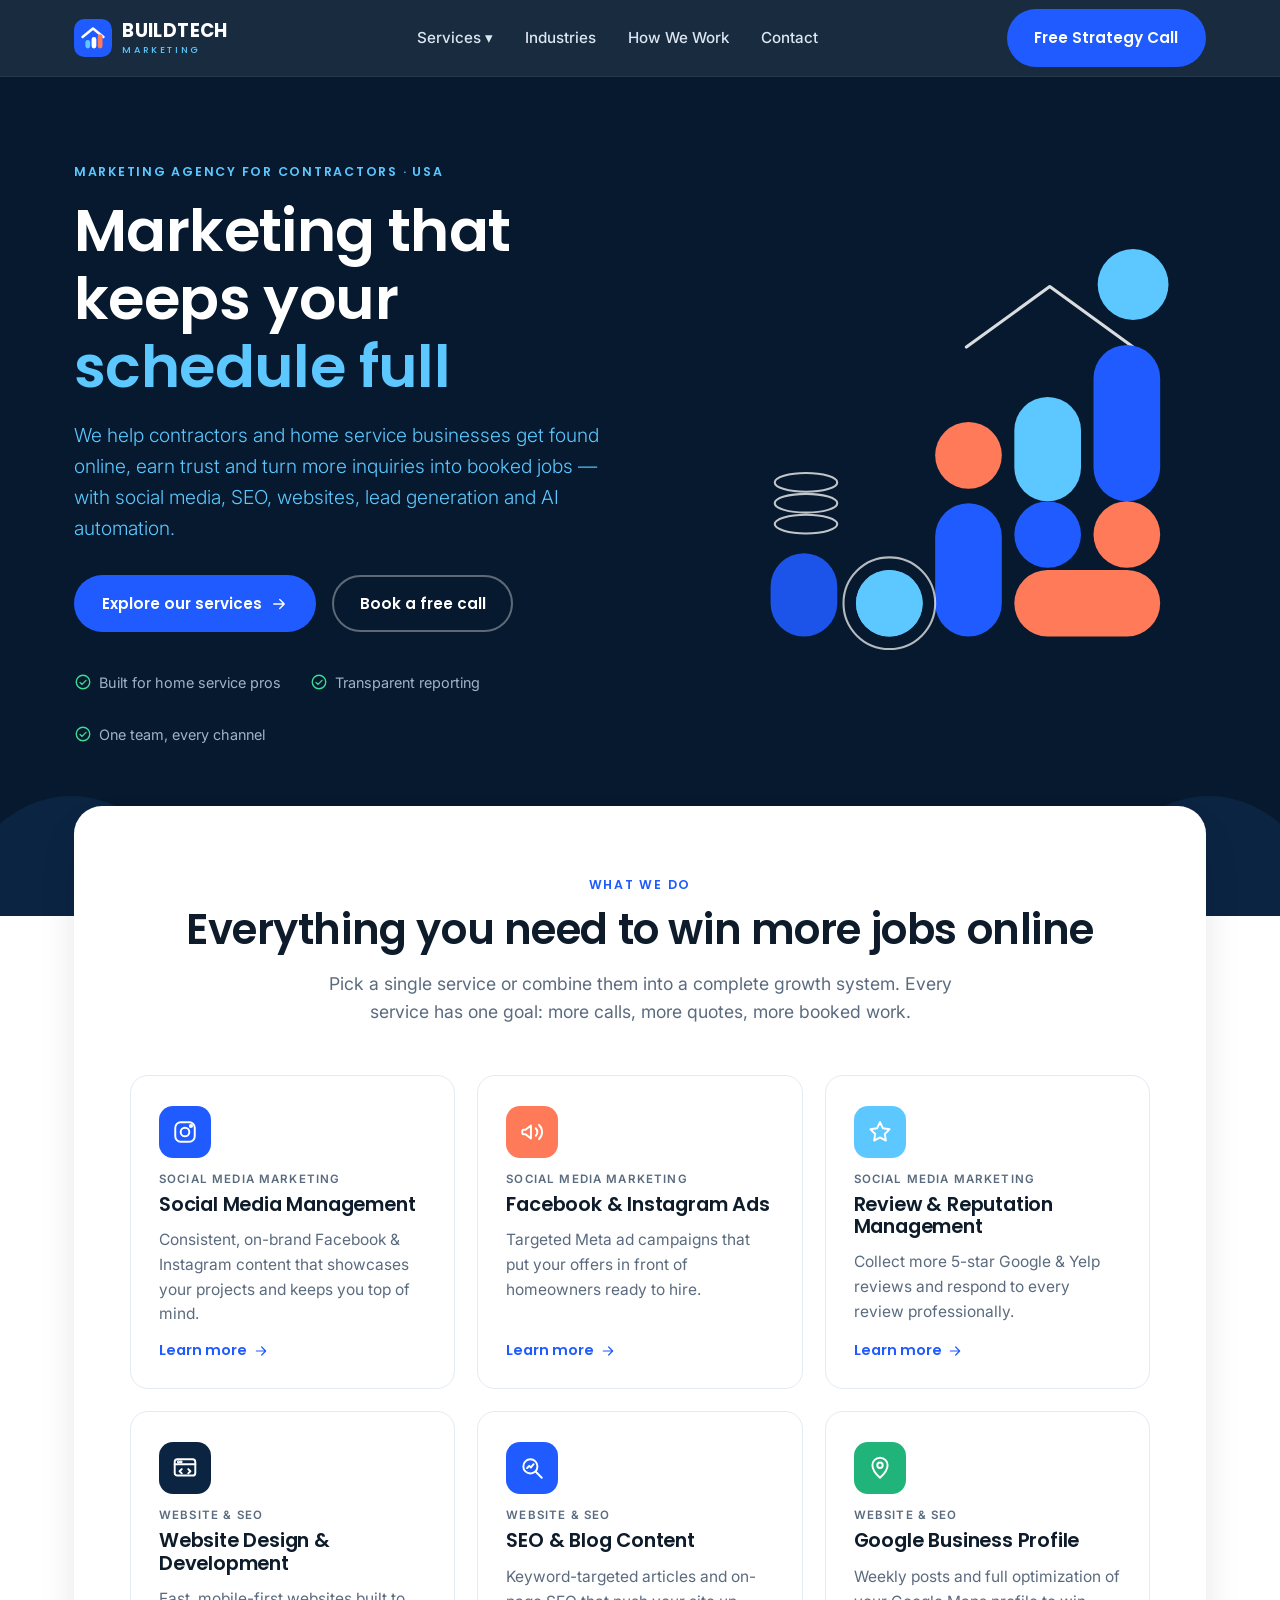
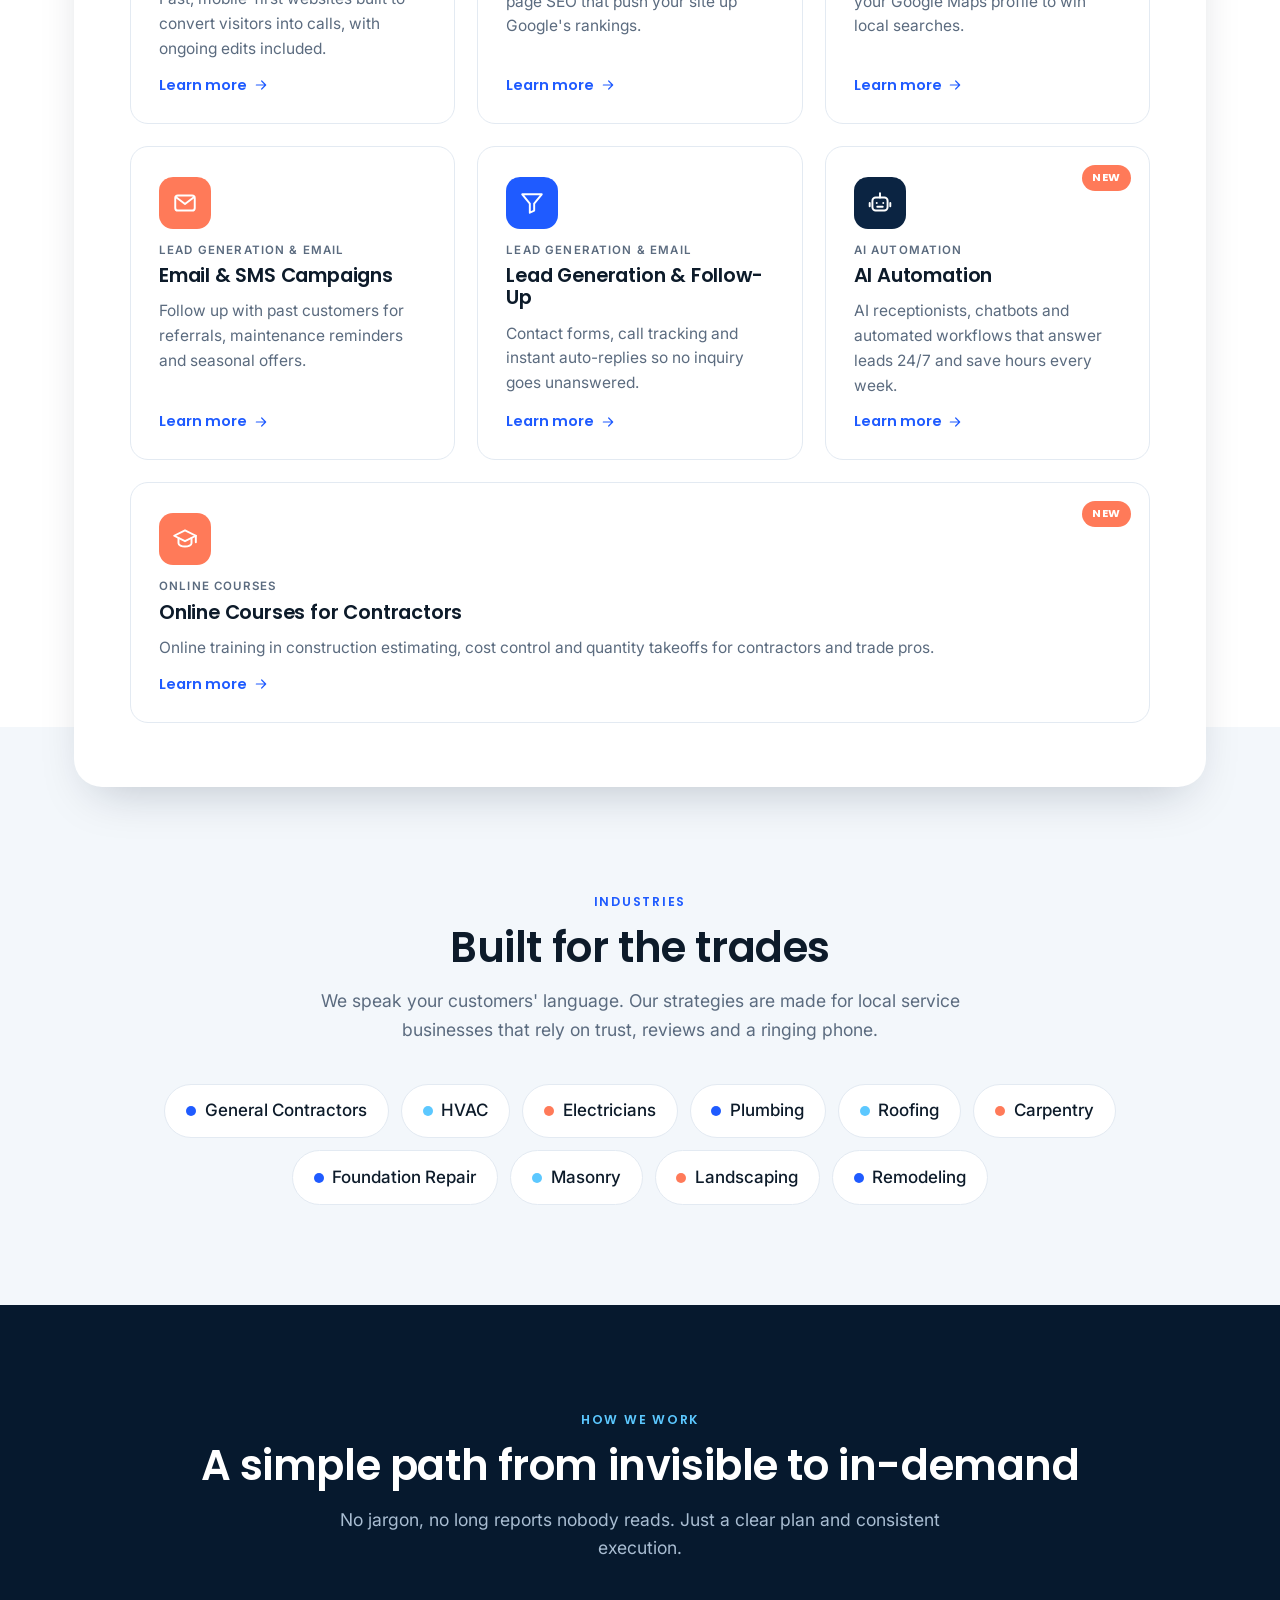
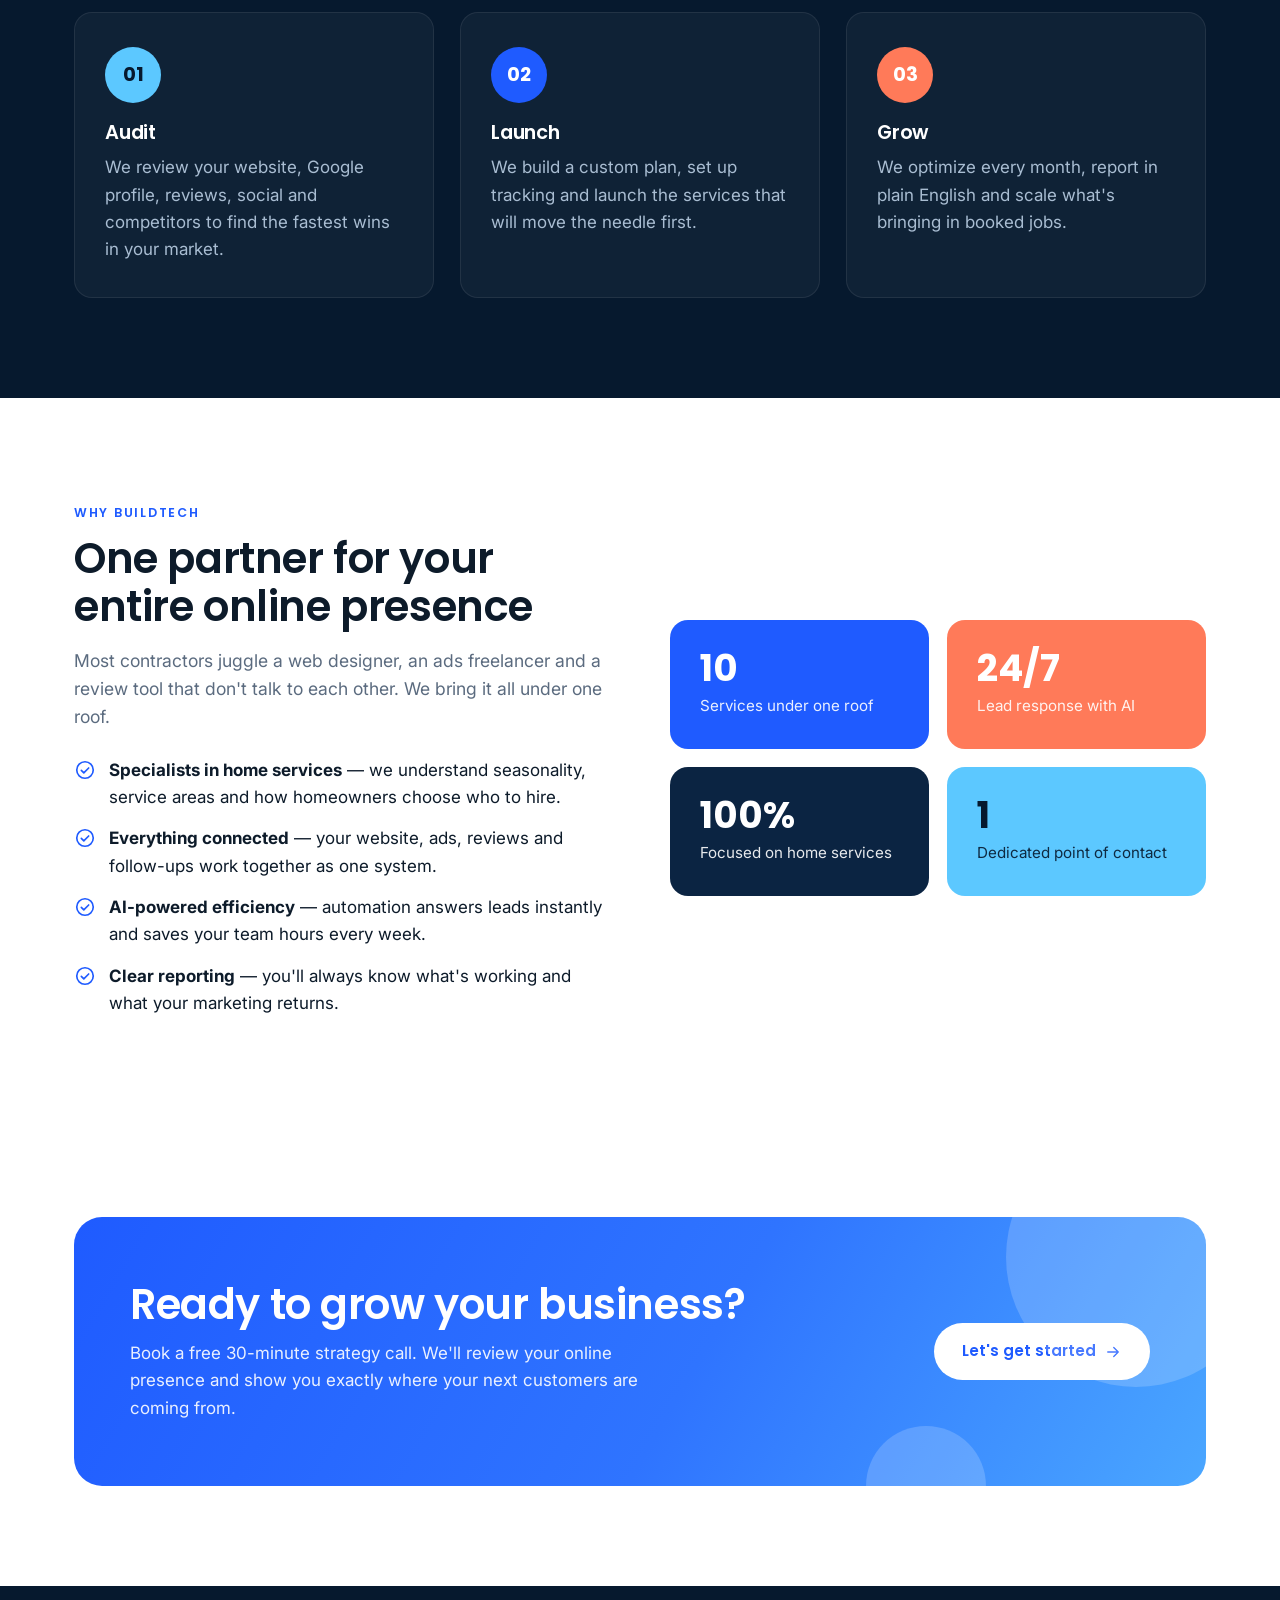
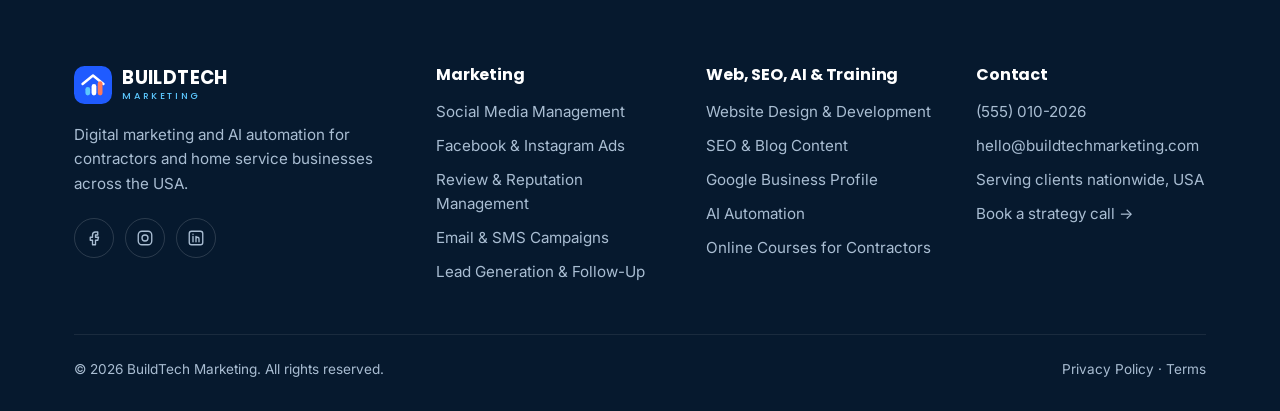
<file: index.html>
<!DOCTYPE html>
<html lang="en">
<head>
<meta charset="utf-8">
<!-- Google tag -->
<script async src="https://www.googletagmanager.com/gtm.js?id=GTM-TVT2VMHB"></script>
<script>
  window.dataLayer = window.dataLayer || [];
  function gtag(){dataLayer.push(arguments);}
  gtag('js', new Date());
</script>
<meta name="viewport" content="width=device-width, initial-scale=1">
<title>BuildTech Marketing | Marketing Agency for Contractors &amp; Home Service Businesses</title>
<meta name="description" content="BuildTech Marketing is a US marketing agency for contractors and home service pros: social media, ads, SEO, websites, Google Business Profile, lead generation and AI automation.">
<link rel="canonical" href="https://buildtechmarketing.com/">
<meta property="og:type" content="website"><meta property="og:site_name" content="BuildTech Marketing">
<meta property="og:title" content="BuildTech Marketing | Marketing Agency for Contractors &amp; Home Service Businesses"><meta property="og:description" content="BuildTech Marketing is a US marketing agency for contractors and home service pros: social media, ads, SEO, websites, Google Business Profile, lead generation and AI automation."><meta property="og:url" content="https://buildtechmarketing.com/">
<meta name="twitter:card" content="summary_large_image">
<meta name="theme-color" content="#06192e">
<link rel="icon" href="assets/favicon.svg" type="image/svg+xml">
<link rel="preconnect" href="https://fonts.googleapis.com"><link rel="preconnect" href="https://fonts.gstatic.com" crossorigin>
<link href="https://fonts.googleapis.com/css2?family=Inter:wght@300;400;500;600&family=Poppins:wght@500;600;700&display=swap" rel="stylesheet">
<link rel="stylesheet" href="assets/style.css">
<script type="application/ld+json">{"@context": "https://schema.org", "@type": "ProfessionalService", "name": "BuildTech Marketing", "url": "https://buildtechmarketing.com", "telephone": "(555) 010-2026", "email": "hello@buildtechmarketing.com", "areaServed": "United States", "description": "Digital marketing and AI automation agency for contractors and home service businesses."}</script>
</head>
<body>
<header class="site-header">
 <div class="wrap nav">
  <a class="logo" href="index.html" aria-label="BuildTech Marketing home"><svg class="logo-mark" viewBox="0 0 40 40" aria-hidden="true"><rect width="40" height="40" rx="11" fill="#1f5bff"/>
<path d="M9 19 L20 10 L31 19" fill="none" stroke="#fff" stroke-width="2.6" stroke-linecap="round" stroke-linejoin="round"/>
<rect x="12" y="22" width="5" height="9" rx="2.5" fill="#5cc8ff"/><rect x="18.5" y="19" width="5" height="12" rx="2.5" fill="#fff"/><rect x="25" y="16" width="5" height="15" rx="2.5" fill="#ff7a59"/></svg><span class="logo-text">BUILDTECH<small>MARKETING</small></span></a>
  <ul class="menu" id="menu">
   <li class="has-drop"><a href="index.html#services">Services ▾</a><div class="drop"><a href="social-media-management.html"><span class="ic"><svg class="" viewBox="0 0 24 24" fill="none" stroke="currentColor" stroke-width="1.8" stroke-linecap="round" stroke-linejoin="round" aria-hidden="true"><rect x="3" y="3" width="18" height="18" rx="5"/><circle cx="12" cy="12" r="4"/><circle cx="17.5" cy="6.5" r="1"/></svg></span>Social Media Management</a><a href="facebook-instagram-ads.html"><span class="ic"><svg class="" viewBox="0 0 24 24" fill="none" stroke="currentColor" stroke-width="1.8" stroke-linecap="round" stroke-linejoin="round" aria-hidden="true"><path d="M3 11v2a1 1 0 0 0 1 1h2l5 4V6L6 10H4a1 1 0 0 0-1 1z"/><path d="M15.5 8.5a5 5 0 0 1 0 7"/><path d="M18.5 5.5a9 9 0 0 1 0 13"/></svg></span>Facebook & Instagram Ads</a><a href="reputation-management.html"><span class="ic"><svg class="" viewBox="0 0 24 24" fill="none" stroke="currentColor" stroke-width="1.8" stroke-linecap="round" stroke-linejoin="round" aria-hidden="true"><path d="M12 3l2.7 5.6 6.1.9-4.4 4.3 1 6.1L12 17l-5.4 2.9 1-6.1L3.2 9.5l6.1-.9z"/></svg></span>Review & Reputation Management</a><a href="website-design.html"><span class="ic"><svg class="" viewBox="0 0 24 24" fill="none" stroke="currentColor" stroke-width="1.8" stroke-linecap="round" stroke-linejoin="round" aria-hidden="true"><rect x="2.5" y="4" width="19" height="15" rx="2.5"/><path d="M2.5 8.5h19"/><circle cx="6" cy="6.3" r=".6"/><circle cx="8.3" cy="6.3" r=".6"/><path d="M9 13l-2 2 2 2M15 13l2 2-2 2"/></svg></span>Website Design & Development</a><a href="seo-content-marketing.html"><span class="ic"><svg class="" viewBox="0 0 24 24" fill="none" stroke="currentColor" stroke-width="1.8" stroke-linecap="round" stroke-linejoin="round" aria-hidden="true"><circle cx="10.5" cy="10.5" r="6.5"/><path d="M15.5 15.5L21 21"/><path d="M7.5 12l2-2 1.5 1.5 2.5-3"/></svg></span>SEO & Blog Content</a><a href="google-business-profile.html"><span class="ic"><svg class="" viewBox="0 0 24 24" fill="none" stroke="currentColor" stroke-width="1.8" stroke-linecap="round" stroke-linejoin="round" aria-hidden="true"><path d="M12 21s-7-6.2-7-11.5A7 7 0 0 1 19 9.5C19 14.8 12 21 12 21z"/><circle cx="12" cy="9.5" r="2.5"/></svg></span>Google Business Profile</a><a href="email-sms-campaigns.html"><span class="ic"><svg class="" viewBox="0 0 24 24" fill="none" stroke="currentColor" stroke-width="1.8" stroke-linecap="round" stroke-linejoin="round" aria-hidden="true"><rect x="3" y="5" width="18" height="14" rx="2.5"/><path d="M3.5 6.5l8.5 6.5 8.5-6.5"/></svg></span>Email & SMS Campaigns</a><a href="lead-generation.html"><span class="ic"><svg class="" viewBox="0 0 24 24" fill="none" stroke="currentColor" stroke-width="1.8" stroke-linecap="round" stroke-linejoin="round" aria-hidden="true"><path d="M3 4h18l-7 8.5V19l-4 2v-8.5z"/></svg></span>Lead Generation & Follow-Up</a><a href="ai-automation.html"><span class="ic"><svg class="" viewBox="0 0 24 24" fill="none" stroke="currentColor" stroke-width="1.8" stroke-linecap="round" stroke-linejoin="round" aria-hidden="true"><rect x="5" y="7" width="14" height="12" rx="3"/><path d="M12 3v4M9 12h.01M15 12h.01M9.5 15.5h5M2.5 12v3M21.5 12v3"/></svg></span>AI Automation</a><a href="online-courses-for-contractors.html"><span class="ic"><svg class="" viewBox="0 0 24 24" fill="none" stroke="currentColor" stroke-width="1.8" stroke-linecap="round" stroke-linejoin="round" aria-hidden="true"><path d="M2 9l10-5 10 5-10 5z"/><path d="M6 11v5c0 1.5 2.7 3 6 3s6-1.5 6-3v-5"/><path d="M22 9v6"/></svg></span>Online Courses for Contractors</a></div></li>
   <li><a href="index.html#industries">Industries</a></li>
   <li><a href="index.html#process">How We Work</a></li>
   <li><a href="contact.html">Contact</a></li>
  </ul>
  <div class="nav-cta"><a class="btn btn-primary" href="contact.html">Free Strategy Call</a>
   <button class="burger" aria-label="Open menu" aria-controls="menu" aria-expanded="false" onclick="var m=document.getElementById('menu');m.classList.toggle('open');this.setAttribute('aria-expanded',m.classList.contains('open'))"><svg class="" viewBox="0 0 24 24" fill="none" stroke="currentColor" stroke-width="1.8" stroke-linecap="round" stroke-linejoin="round" aria-hidden="true"><path d="M4 7h16M4 12h16M4 17h16"/></svg></button></div>
 </div>
</header>
<main>
<section class="hero"><div class="wrap hero-grid">
 <div>
  <span class="eyebrow">Marketing agency for contractors · USA</span>
  <h1>Marketing that keeps your <em>schedule full</em></h1>
  <p class="lead">We help contractors and home service businesses get found online, earn trust and turn more inquiries into booked jobs — with social media, SEO, websites, lead generation and AI automation.</p>
  <div class="actions"><a class="btn btn-primary" href="#services">Explore our services <svg class="" viewBox="0 0 24 24" fill="none" stroke="currentColor" stroke-width="1.8" stroke-linecap="round" stroke-linejoin="round" aria-hidden="true"><path d="M5 12h14M13 6l6 6-6 6"/></svg></a><a class="btn btn-ghost" href="contact.html">Book a free call</a></div>
  <div class="trust-row"><span><svg class="" viewBox="0 0 24 24" fill="none" stroke="currentColor" stroke-width="1.8" stroke-linecap="round" stroke-linejoin="round" aria-hidden="true"><circle cx="12" cy="12" r="9"/><path d="M8 12.5l2.7 2.7L16 9.8"/></svg>Built for home service pros</span><span><svg class="" viewBox="0 0 24 24" fill="none" stroke="currentColor" stroke-width="1.8" stroke-linecap="round" stroke-linejoin="round" aria-hidden="true"><circle cx="12" cy="12" r="9"/><path d="M8 12.5l2.7 2.7L16 9.8"/></svg>Transparent reporting</span><span><svg class="" viewBox="0 0 24 24" fill="none" stroke="currentColor" stroke-width="1.8" stroke-linecap="round" stroke-linejoin="round" aria-hidden="true"><circle cx="12" cy="12" r="9"/><path d="M8 12.5l2.7 2.7L16 9.8"/></svg>One team, every channel</span></div>
 </div>
 <svg class="hero-art" viewBox="0 0 480 440" aria-hidden="true">
 <g class="float"><circle cx="410" cy="60" r="34" fill="#5cc8ff"/></g>
 <path d="M250 120 L330 62 L410 120" fill="none" stroke="#fff" stroke-width="3" stroke-linecap="round" stroke-linejoin="round" opacity=".85"/>
 <rect x="372" y="118" width="64" height="150" rx="32" fill="#1f5bff"/>
 <circle cx="404" cy="300" r="32" fill="#ff7a59"/>
 <rect x="296" y="168" width="64" height="100" rx="32" fill="#5cc8ff"/>
 <circle cx="328" cy="300" r="32" fill="#1f5bff"/>
 <rect x="296" y="334" width="140" height="64" rx="32" fill="#ff7a59"/>
 <g class="float d2"><circle cx="252" cy="224" r="32" fill="#ff7a59"/></g>
 <rect x="220" y="270" width="64" height="128" rx="32" fill="#1f5bff"/>
 <path d="M144 366 a32 32 0 0 1 64 0 v0 a32 32 0 0 1 -64 0z" fill="#5cc8ff"/>
 <circle cx="176" cy="366" r="32" fill="#5cc8ff"/>
 <circle cx="176" cy="366" r="44" fill="none" stroke="#fff" stroke-width="2" opacity=".7"/>
 <g class="float d3" fill="none" stroke="#fff" stroke-width="2" opacity=".75">
  <ellipse cx="96" cy="250" rx="30" ry="9"/><ellipse cx="96" cy="270" rx="30" ry="9"/><ellipse cx="96" cy="290" rx="30" ry="9"/>
 </g>
 <rect x="62" y="318" width="64" height="80" rx="32" fill="#1f5bff" opacity=".9"/>
</svg>
</div><svg class="waves" viewBox="0 0 1440 150" preserveAspectRatio="none" aria-hidden="true">
 <circle cx="80" cy="160" r="130" fill="#0b2442"/><circle cx="380" cy="170" r="110" fill="#0e2a4d"/>
 <circle cx="720" cy="175" r="120" fill="#0b2442"/><circle cx="1050" cy="165" r="125" fill="#0e2a4d"/><circle cx="1360" cy="160" r="130" fill="#0b2442"/>
</svg></section>

<div class="wrap overlap" id="services"><div class="panel">
 <div class="center"><span class="eyebrow dark">What we do</span><h2 style="margin-top:.6rem">Everything you need to win more jobs online</h2>
 <p class="sub" style="margin-top:1rem">Pick a single service or combine them into a complete growth system. Every service has one goal: more calls, more quotes, more booked work.</p></div>
 <div class="services-grid"><a class="svc-card reveal" href="social-media-management.html"><span class="ic c-blue"><svg class="" viewBox="0 0 24 24" fill="none" stroke="currentColor" stroke-width="1.8" stroke-linecap="round" stroke-linejoin="round" aria-hidden="true"><rect x="3" y="3" width="18" height="18" rx="5"/><circle cx="12" cy="12" r="4"/><circle cx="17.5" cy="6.5" r="1"/></svg></span>
<span class="pkg">Social Media Marketing</span><h3>Social Media Management</h3><p>Consistent, on-brand Facebook & Instagram content that showcases your projects and keeps you top of mind.</p><span class="more">Learn more <svg class="" viewBox="0 0 24 24" fill="none" stroke="currentColor" stroke-width="1.8" stroke-linecap="round" stroke-linejoin="round" aria-hidden="true"><path d="M5 12h14M13 6l6 6-6 6"/></svg></span></a><a class="svc-card reveal" href="facebook-instagram-ads.html"><span class="ic c-coral"><svg class="" viewBox="0 0 24 24" fill="none" stroke="currentColor" stroke-width="1.8" stroke-linecap="round" stroke-linejoin="round" aria-hidden="true"><path d="M3 11v2a1 1 0 0 0 1 1h2l5 4V6L6 10H4a1 1 0 0 0-1 1z"/><path d="M15.5 8.5a5 5 0 0 1 0 7"/><path d="M18.5 5.5a9 9 0 0 1 0 13"/></svg></span>
<span class="pkg">Social Media Marketing</span><h3>Facebook & Instagram Ads</h3><p>Targeted Meta ad campaigns that put your offers in front of homeowners ready to hire.</p><span class="more">Learn more <svg class="" viewBox="0 0 24 24" fill="none" stroke="currentColor" stroke-width="1.8" stroke-linecap="round" stroke-linejoin="round" aria-hidden="true"><path d="M5 12h14M13 6l6 6-6 6"/></svg></span></a><a class="svc-card reveal" href="reputation-management.html"><span class="ic c-sky"><svg class="" viewBox="0 0 24 24" fill="none" stroke="currentColor" stroke-width="1.8" stroke-linecap="round" stroke-linejoin="round" aria-hidden="true"><path d="M12 3l2.7 5.6 6.1.9-4.4 4.3 1 6.1L12 17l-5.4 2.9 1-6.1L3.2 9.5l6.1-.9z"/></svg></span>
<span class="pkg">Social Media Marketing</span><h3>Review & Reputation Management</h3><p>Collect more 5-star Google & Yelp reviews and respond to every review professionally.</p><span class="more">Learn more <svg class="" viewBox="0 0 24 24" fill="none" stroke="currentColor" stroke-width="1.8" stroke-linecap="round" stroke-linejoin="round" aria-hidden="true"><path d="M5 12h14M13 6l6 6-6 6"/></svg></span></a><a class="svc-card reveal" href="website-design.html"><span class="ic c-navy"><svg class="" viewBox="0 0 24 24" fill="none" stroke="currentColor" stroke-width="1.8" stroke-linecap="round" stroke-linejoin="round" aria-hidden="true"><rect x="2.5" y="4" width="19" height="15" rx="2.5"/><path d="M2.5 8.5h19"/><circle cx="6" cy="6.3" r=".6"/><circle cx="8.3" cy="6.3" r=".6"/><path d="M9 13l-2 2 2 2M15 13l2 2-2 2"/></svg></span>
<span class="pkg">Website & SEO</span><h3>Website Design & Development</h3><p>Fast, mobile-first websites built to convert visitors into calls, with ongoing edits included.</p><span class="more">Learn more <svg class="" viewBox="0 0 24 24" fill="none" stroke="currentColor" stroke-width="1.8" stroke-linecap="round" stroke-linejoin="round" aria-hidden="true"><path d="M5 12h14M13 6l6 6-6 6"/></svg></span></a><a class="svc-card reveal" href="seo-content-marketing.html"><span class="ic c-blue"><svg class="" viewBox="0 0 24 24" fill="none" stroke="currentColor" stroke-width="1.8" stroke-linecap="round" stroke-linejoin="round" aria-hidden="true"><circle cx="10.5" cy="10.5" r="6.5"/><path d="M15.5 15.5L21 21"/><path d="M7.5 12l2-2 1.5 1.5 2.5-3"/></svg></span>
<span class="pkg">Website & SEO</span><h3>SEO & Blog Content</h3><p>Keyword-targeted articles and on-page SEO that push your site up Google's rankings.</p><span class="more">Learn more <svg class="" viewBox="0 0 24 24" fill="none" stroke="currentColor" stroke-width="1.8" stroke-linecap="round" stroke-linejoin="round" aria-hidden="true"><path d="M5 12h14M13 6l6 6-6 6"/></svg></span></a><a class="svc-card reveal" href="google-business-profile.html"><span class="ic c-mint"><svg class="" viewBox="0 0 24 24" fill="none" stroke="currentColor" stroke-width="1.8" stroke-linecap="round" stroke-linejoin="round" aria-hidden="true"><path d="M12 21s-7-6.2-7-11.5A7 7 0 0 1 19 9.5C19 14.8 12 21 12 21z"/><circle cx="12" cy="9.5" r="2.5"/></svg></span>
<span class="pkg">Website & SEO</span><h3>Google Business Profile</h3><p>Weekly posts and full optimization of your Google Maps profile to win local searches.</p><span class="more">Learn more <svg class="" viewBox="0 0 24 24" fill="none" stroke="currentColor" stroke-width="1.8" stroke-linecap="round" stroke-linejoin="round" aria-hidden="true"><path d="M5 12h14M13 6l6 6-6 6"/></svg></span></a><a class="svc-card reveal" href="email-sms-campaigns.html"><span class="ic c-coral"><svg class="" viewBox="0 0 24 24" fill="none" stroke="currentColor" stroke-width="1.8" stroke-linecap="round" stroke-linejoin="round" aria-hidden="true"><rect x="3" y="5" width="18" height="14" rx="2.5"/><path d="M3.5 6.5l8.5 6.5 8.5-6.5"/></svg></span>
<span class="pkg">Lead Generation & Email</span><h3>Email & SMS Campaigns</h3><p>Follow up with past customers for referrals, maintenance reminders and seasonal offers.</p><span class="more">Learn more <svg class="" viewBox="0 0 24 24" fill="none" stroke="currentColor" stroke-width="1.8" stroke-linecap="round" stroke-linejoin="round" aria-hidden="true"><path d="M5 12h14M13 6l6 6-6 6"/></svg></span></a><a class="svc-card reveal" href="lead-generation.html"><span class="ic c-blue"><svg class="" viewBox="0 0 24 24" fill="none" stroke="currentColor" stroke-width="1.8" stroke-linecap="round" stroke-linejoin="round" aria-hidden="true"><path d="M3 4h18l-7 8.5V19l-4 2v-8.5z"/></svg></span>
<span class="pkg">Lead Generation & Email</span><h3>Lead Generation & Follow-Up</h3><p>Contact forms, call tracking and instant auto-replies so no inquiry goes unanswered.</p><span class="more">Learn more <svg class="" viewBox="0 0 24 24" fill="none" stroke="currentColor" stroke-width="1.8" stroke-linecap="round" stroke-linejoin="round" aria-hidden="true"><path d="M5 12h14M13 6l6 6-6 6"/></svg></span></a><a class="svc-card reveal" href="ai-automation.html"><span class="tag">NEW</span><span class="ic c-navy"><svg class="" viewBox="0 0 24 24" fill="none" stroke="currentColor" stroke-width="1.8" stroke-linecap="round" stroke-linejoin="round" aria-hidden="true"><rect x="5" y="7" width="14" height="12" rx="3"/><path d="M12 3v4M9 12h.01M15 12h.01M9.5 15.5h5M2.5 12v3M21.5 12v3"/></svg></span>
<span class="pkg">AI Automation</span><h3>AI Automation</h3><p>AI receptionists, chatbots and automated workflows that answer leads 24/7 and save hours every week.</p><span class="more">Learn more <svg class="" viewBox="0 0 24 24" fill="none" stroke="currentColor" stroke-width="1.8" stroke-linecap="round" stroke-linejoin="round" aria-hidden="true"><path d="M5 12h14M13 6l6 6-6 6"/></svg></span></a><a class="svc-card reveal" href="online-courses-for-contractors.html"><span class="tag">NEW</span><span class="ic c-coral"><svg class="" viewBox="0 0 24 24" fill="none" stroke="currentColor" stroke-width="1.8" stroke-linecap="round" stroke-linejoin="round" aria-hidden="true"><path d="M2 9l10-5 10 5-10 5z"/><path d="M6 11v5c0 1.5 2.7 3 6 3s6-1.5 6-3v-5"/><path d="M22 9v6"/></svg></span>
<span class="pkg">Online Courses</span><h3>Online Courses for Contractors</h3><p>Online training in construction estimating, cost control and quantity takeoffs for contractors and trade pros.</p><span class="more">Learn more <svg class="" viewBox="0 0 24 24" fill="none" stroke="currentColor" stroke-width="1.8" stroke-linecap="round" stroke-linejoin="round" aria-hidden="true"><path d="M5 12h14M13 6l6 6-6 6"/></svg></span></a></div>
</div></div>

<section class="bg-soft" id="industries" style="margin-top:-60px;padding-top:160px"><div class="wrap center">
 <span class="eyebrow dark">Industries</span><h2 style="margin-top:.6rem">Built for the trades</h2>
 <p class="sub" style="margin-top:1rem">We speak your customers' language. Our strategies are made for local service businesses that rely on trust, reviews and a ringing phone.</p>
 <div class="chips reveal"><span class="chip"><i style="background:#1f5bff"></i>General Contractors</span><span class="chip"><i style="background:#5cc8ff"></i>HVAC</span><span class="chip"><i style="background:#ff7a59"></i>Electricians</span><span class="chip"><i style="background:#1f5bff"></i>Plumbing</span><span class="chip"><i style="background:#5cc8ff"></i>Roofing</span><span class="chip"><i style="background:#ff7a59"></i>Carpentry</span><span class="chip"><i style="background:#1f5bff"></i>Foundation Repair</span><span class="chip"><i style="background:#5cc8ff"></i>Masonry</span><span class="chip"><i style="background:#ff7a59"></i>Landscaping</span><span class="chip"><i style="background:#1f5bff"></i>Remodeling</span></div>
</div></section>

<section class="bg-navy" id="process"><div class="wrap">
 <div class="center"><span class="eyebrow">How we work</span><h2 style="margin-top:.6rem">A simple path from invisible to in-demand</h2>
 <p class="sub" style="margin-top:1rem">No jargon, no long reports nobody reads. Just a clear plan and consistent execution.</p></div>
 <div class="steps">
  <div class="step reveal"><div class="num c-sky" style="color:#06192e">01</div><h3>Audit</h3><p>We review your website, Google profile, reviews, social and competitors to find the fastest wins in your market.</p></div>
  <div class="step reveal"><div class="num c-blue">02</div><h3>Launch</h3><p>We build a custom plan, set up tracking and launch the services that will move the needle first.</p></div>
  <div class="step reveal"><div class="num c-coral">03</div><h3>Grow</h3><p>We optimize every month, report in plain English and scale what's bringing in booked jobs.</p></div>
 </div>
</div></section>

<section><div class="wrap split">
 <div class="reveal"><span class="eyebrow dark">Why BuildTech</span><h2 style="margin-top:.6rem">One partner for your entire online presence</h2>
  <p class="sub" style="margin-top:1rem">Most contractors juggle a web designer, an ads freelancer and a review tool that don't talk to each other. We bring it all under one roof.</p>
  <ul class="checklist">
   <li><svg class="" viewBox="0 0 24 24" fill="none" stroke="currentColor" stroke-width="1.8" stroke-linecap="round" stroke-linejoin="round" aria-hidden="true"><circle cx="12" cy="12" r="9"/><path d="M8 12.5l2.7 2.7L16 9.8"/></svg><span><b>Specialists in home services</b> — we understand seasonality, service areas and how homeowners choose who to hire.</span></li>
   <li><svg class="" viewBox="0 0 24 24" fill="none" stroke="currentColor" stroke-width="1.8" stroke-linecap="round" stroke-linejoin="round" aria-hidden="true"><circle cx="12" cy="12" r="9"/><path d="M8 12.5l2.7 2.7L16 9.8"/></svg><span><b>Everything connected</b> — your website, ads, reviews and follow-ups work together as one system.</span></li>
   <li><svg class="" viewBox="0 0 24 24" fill="none" stroke="currentColor" stroke-width="1.8" stroke-linecap="round" stroke-linejoin="round" aria-hidden="true"><circle cx="12" cy="12" r="9"/><path d="M8 12.5l2.7 2.7L16 9.8"/></svg><span><b>AI-powered efficiency</b> — automation answers leads instantly and saves your team hours every week.</span></li>
   <li><svg class="" viewBox="0 0 24 24" fill="none" stroke="currentColor" stroke-width="1.8" stroke-linecap="round" stroke-linejoin="round" aria-hidden="true"><circle cx="12" cy="12" r="9"/><path d="M8 12.5l2.7 2.7L16 9.8"/></svg><span><b>Clear reporting</b> — you'll always know what's working and what your marketing returns.</span></li>
  </ul></div>
 <div class="stat-cards reveal">
  <div class="stat c-blue"><b>10</b><span>Services under one roof</span></div>
  <div class="stat c-coral"><b>24/7</b><span>Lead response with AI</span></div>
  <div class="stat c-navy"><b>100%</b><span>Focused on home services</span></div>
  <div class="stat c-sky" style="color:#06192e"><b>1</b><span>Dedicated point of contact</span></div>
 </div>
</div></section>
<section><div class="wrap"><div class="cta-band reveal">
 <span class="blob" style="width:260px;height:260px;right:-60px;top:-90px"></span><span class="blob" style="width:120px;height:120px;right:220px;bottom:-60px"></span>
 <div><h2>Ready to grow your business?</h2><p>Book a free 30-minute strategy call. We'll review your online presence and show you exactly where your next customers are coming from.</p></div>
 <a class="btn" href="contact.html">Let's get started <svg class="" viewBox="0 0 24 24" fill="none" stroke="currentColor" stroke-width="1.8" stroke-linecap="round" stroke-linejoin="round" aria-hidden="true"><path d="M5 12h14M13 6l6 6-6 6"/></svg></a></div></div></section></main>
<footer class="site-footer">
 <div class="wrap">
  <div class="foot-grid">
   <div><a class="logo" href="index.html"><svg class="logo-mark" viewBox="0 0 40 40" aria-hidden="true"><rect width="40" height="40" rx="11" fill="#1f5bff"/>
<path d="M9 19 L20 10 L31 19" fill="none" stroke="#fff" stroke-width="2.6" stroke-linecap="round" stroke-linejoin="round"/>
<rect x="12" y="22" width="5" height="9" rx="2.5" fill="#5cc8ff"/><rect x="18.5" y="19" width="5" height="12" rx="2.5" fill="#fff"/><rect x="25" y="16" width="5" height="15" rx="2.5" fill="#ff7a59"/></svg><span class="logo-text">BUILDTECH<small>MARKETING</small></span></a>
    <p style="margin-top:1.2rem;max-width:300px">Digital marketing and AI automation for contractors and home service businesses across the USA.</p>
    <div class="socials"><a href="#" aria-label="Facebook"><svg class="" viewBox="0 0 24 24" fill="none" stroke="currentColor" stroke-width="1.8" stroke-linecap="round" stroke-linejoin="round" aria-hidden="true"><path d="M14 8h3V4h-3a4 4 0 0 0-4 4v3H7v4h3v6h4v-6h3l1-4h-4V8z"/></svg></a><a href="#" aria-label="Instagram"><svg class="" viewBox="0 0 24 24" fill="none" stroke="currentColor" stroke-width="1.8" stroke-linecap="round" stroke-linejoin="round" aria-hidden="true"><rect x="3" y="3" width="18" height="18" rx="5"/><circle cx="12" cy="12" r="4"/></svg></a><a href="#" aria-label="LinkedIn"><svg class="" viewBox="0 0 24 24" fill="none" stroke="currentColor" stroke-width="1.8" stroke-linecap="round" stroke-linejoin="round" aria-hidden="true"><rect x="3" y="3" width="18" height="18" rx="3"/><path d="M8 10v7M8 7v.01M12 17v-4a2 2 0 0 1 4 0v4M12 10v7"/></svg></a></div></div>
   <div><h4>Marketing</h4><ul><li><a href="social-media-management.html">Social Media Management</a></li><li><a href="facebook-instagram-ads.html">Facebook & Instagram Ads</a></li><li><a href="reputation-management.html">Review & Reputation Management</a></li><li><a href="email-sms-campaigns.html">Email & SMS Campaigns</a></li><li><a href="lead-generation.html">Lead Generation & Follow-Up</a></li></ul></div>
   <div><h4>Web, SEO, AI &amp; Training</h4><ul><li><a href="website-design.html">Website Design & Development</a></li><li><a href="seo-content-marketing.html">SEO & Blog Content</a></li><li><a href="google-business-profile.html">Google Business Profile</a></li><li><a href="ai-automation.html">AI Automation</a></li><li><a href="online-courses-for-contractors.html">Online Courses for Contractors</a></li></ul></div>
   <div><h4>Contact</h4><ul><li>(555) 010-2026</li><li>hello@buildtechmarketing.com</li><li>Serving clients nationwide, USA</li><li><a href="contact.html">Book a strategy call →</a></li></ul></div>
  </div>
  <div class="foot-bottom"><span>© 2026 BuildTech Marketing. All rights reserved.</span><span><a href="#">Privacy Policy</a> · <a href="#">Terms</a></span></div>
 </div>
</footer>
<script>
(function(){var els=document.querySelectorAll('.reveal');if(!('IntersectionObserver' in window)){els.forEach(function(e){e.classList.add('in')});return}
var io=new IntersectionObserver(function(en){en.forEach(function(e){if(e.isIntersecting){e.target.classList.add('in');io.unobserve(e.target)}})},{threshold:.12});els.forEach(function(e){io.observe(e)})})();
</script>
</body></html>
</file>
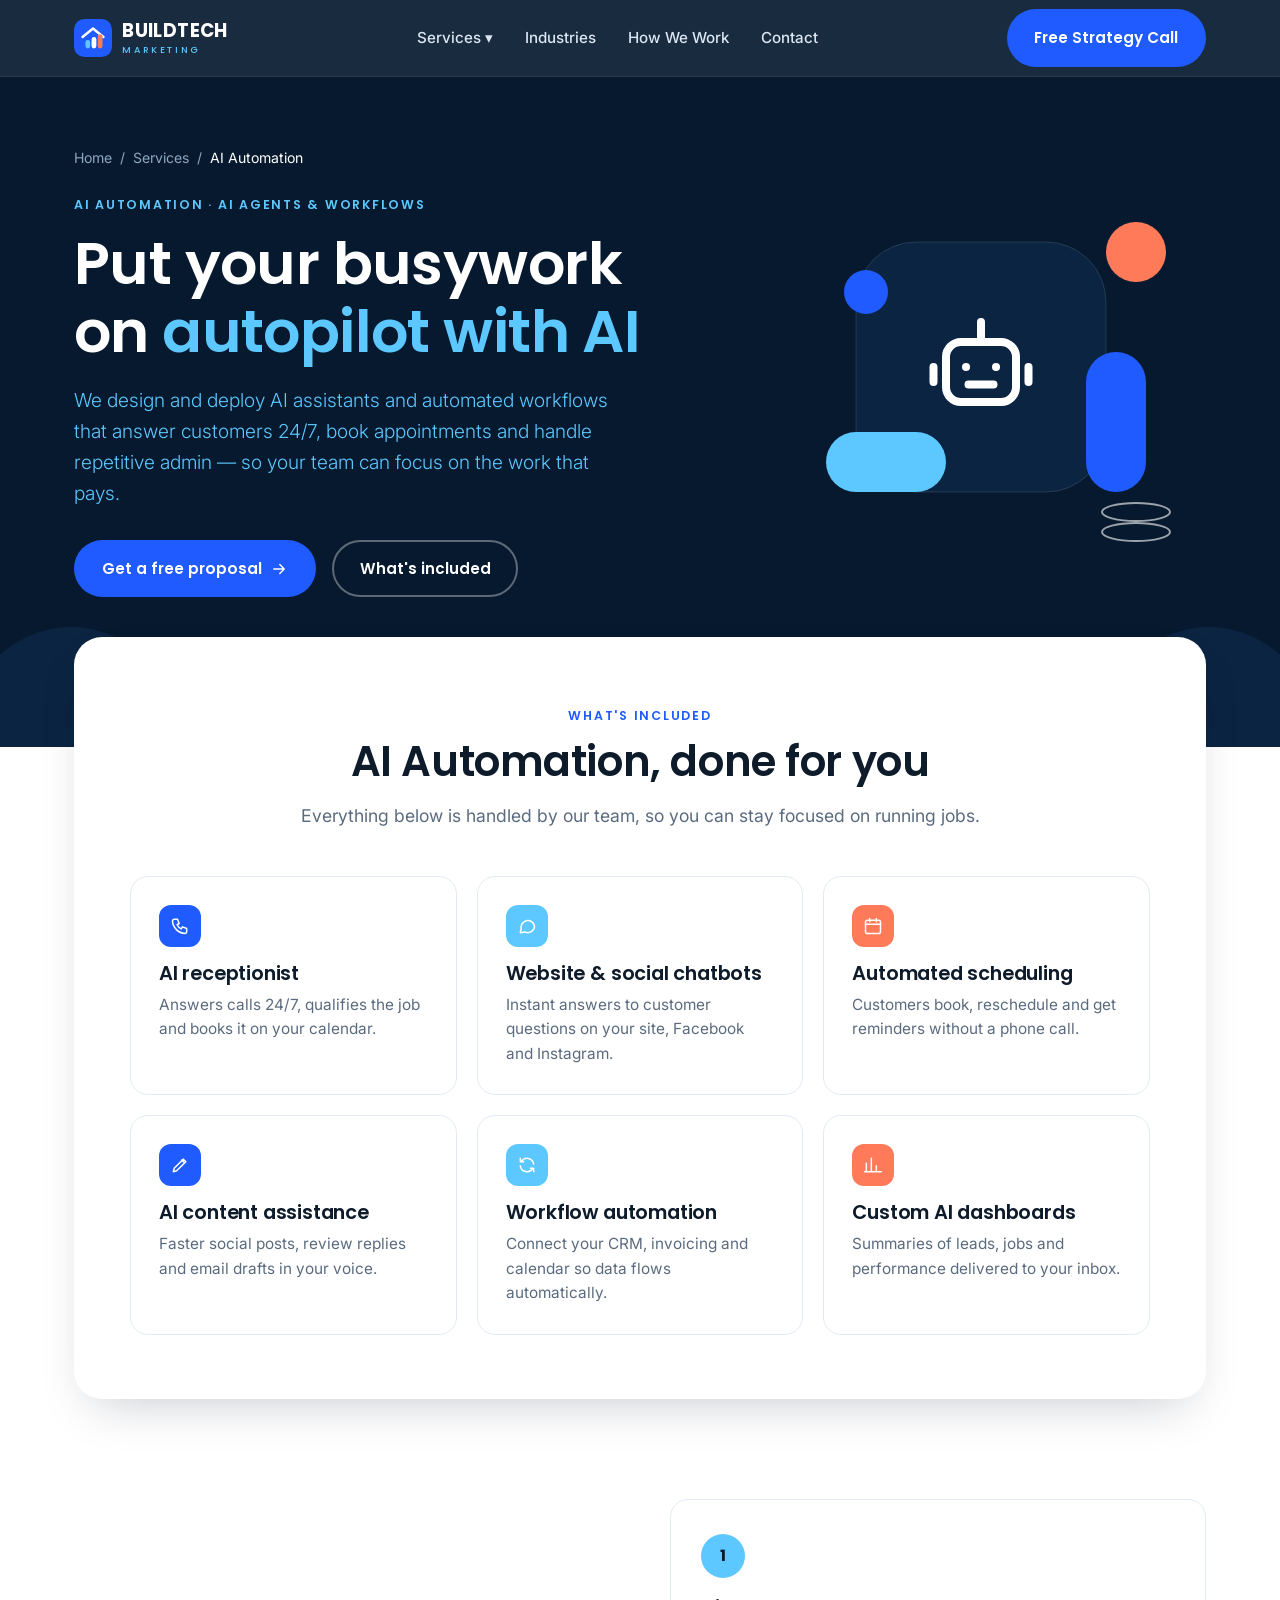
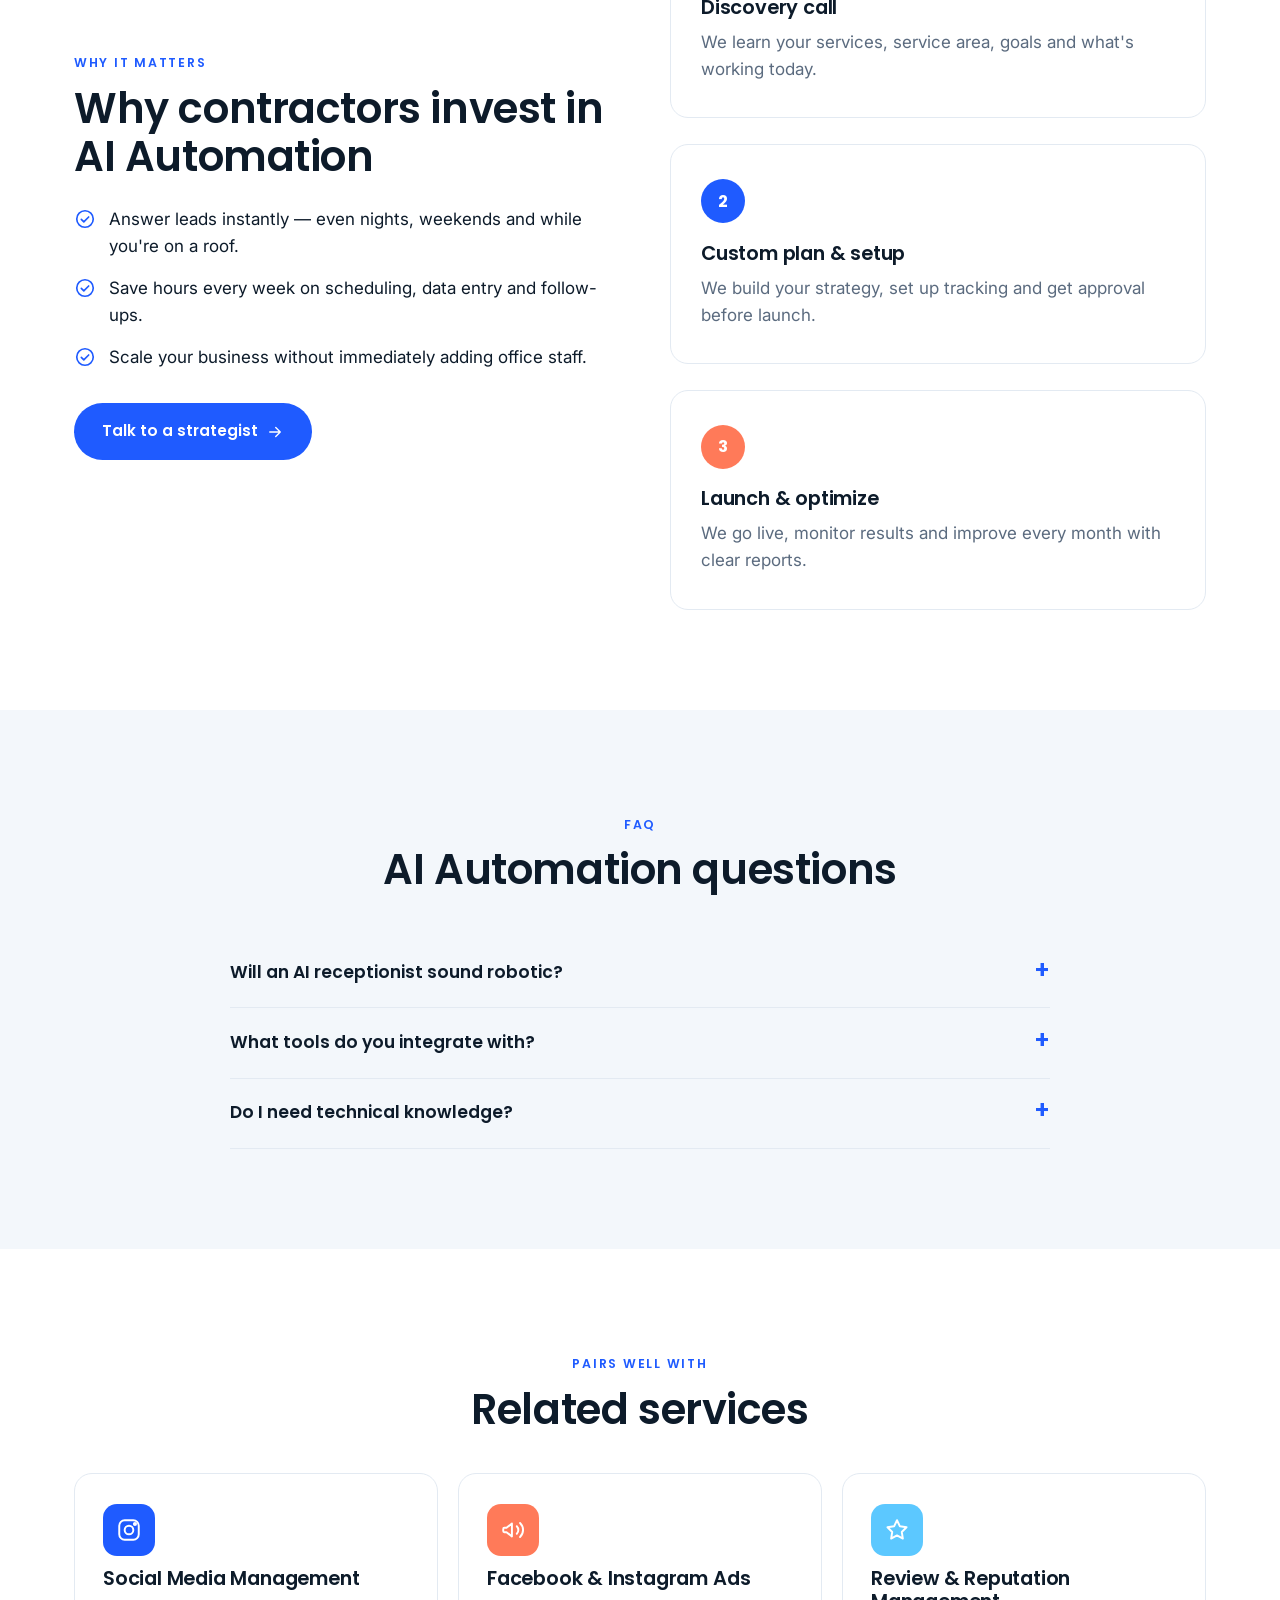
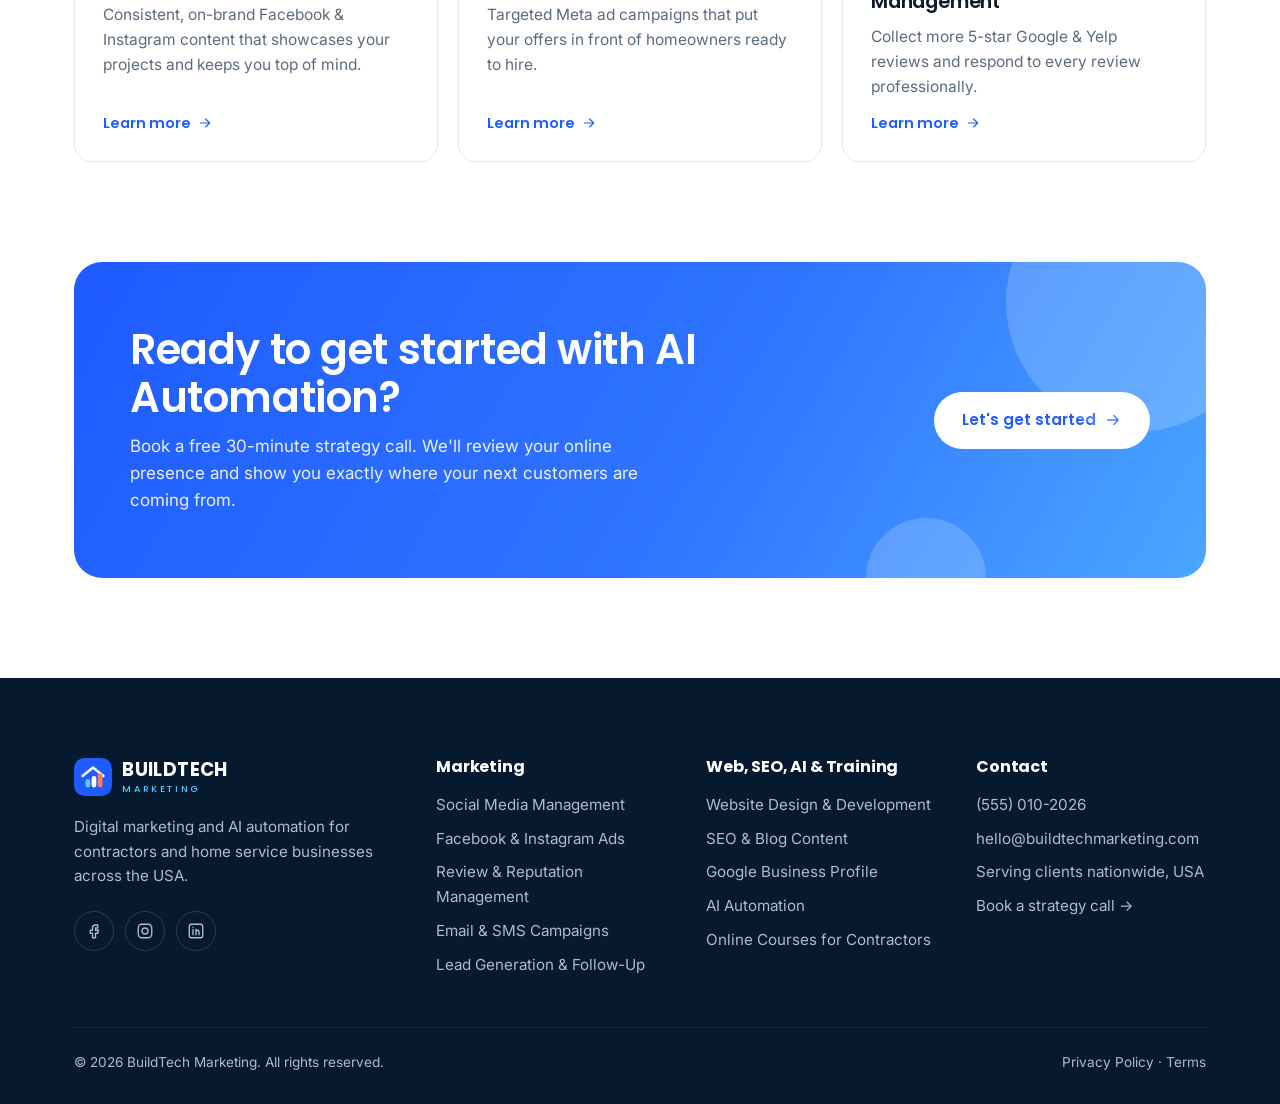
<file: ai-automation.html>
<!DOCTYPE html>
<html lang="en">
<head>
<meta charset="utf-8">
<!-- Google tag -->
<script async src="https://www.googletagmanager.com/gtm.js?id=GTM-TVT2VMHB"></script>
<script>
  window.dataLayer = window.dataLayer || [];
  function gtag(){dataLayer.push(arguments);}
  gtag('js', new Date());
</script>
<meta name="viewport" content="width=device-width, initial-scale=1">
<title>AI Automation for Contractors | AI Receptionist, Chatbots &amp; Workflows | BuildTech Marketing</title>
<meta name="description" content="AI automation for home service businesses: 24/7 AI receptionist, website chatbots, automated booking and workflows that save hours every week.">
<link rel="canonical" href="https://buildtechmarketing.com/ai-automation">
<meta property="og:type" content="website"><meta property="og:site_name" content="BuildTech Marketing">
<meta property="og:title" content="AI Automation for Contractors | AI Receptionist, Chatbots &amp; Workflows | BuildTech Marketing"><meta property="og:description" content="AI automation for home service businesses: 24/7 AI receptionist, website chatbots, automated booking and workflows that save hours every week."><meta property="og:url" content="https://buildtechmarketing.com/ai-automation">
<meta name="twitter:card" content="summary_large_image">
<meta name="theme-color" content="#06192e">
<link rel="icon" href="assets/favicon.svg" type="image/svg+xml">
<link rel="preconnect" href="https://fonts.googleapis.com"><link rel="preconnect" href="https://fonts.gstatic.com" crossorigin>
<link href="https://fonts.googleapis.com/css2?family=Inter:wght@300;400;500;600&family=Poppins:wght@500;600;700&display=swap" rel="stylesheet">
<link rel="stylesheet" href="assets/style.css">
<script type="application/ld+json">{"@context": "https://schema.org", "@graph": [{"@type": "Service", "name": "AI Automation", "serviceType": "AI Automation", "description": "AI automation for home service businesses: 24/7 AI receptionist, website chatbots, automated booking and workflows that save hours every week.", "provider": {"@type": "ProfessionalService", "name": "BuildTech Marketing", "url": "https://buildtechmarketing.com", "telephone": "(555) 010-2026", "email": "hello@buildtechmarketing.com", "areaServed": "United States", "description": "Digital marketing and AI automation agency for contractors and home service businesses."}, "areaServed": "United States", "url": "https://buildtechmarketing.com/ai-automation"}, {"@type": "FAQPage", "mainEntity": [{"@type": "Question", "name": "Will an AI receptionist sound robotic?", "acceptedAnswer": {"@type": "Answer", "text": "Today's AI voice assistants sound natural and are trained on your services, pricing guidelines and service area. You choose when calls transfer to a human."}}, {"@type": "Question", "name": "What tools do you integrate with?", "acceptedAnswer": {"@type": "Answer", "text": "We work with common tools such as Google Workspace, Jobber, Housecall Pro, ServiceTitan, HubSpot, QuickBooks and Zapier."}}, {"@type": "Question", "name": "Do I need technical knowledge?", "acceptedAnswer": {"@type": "Answer", "text": "Not at all. We build, test and maintain everything, and train your team on how it works."}}]}, {"@type": "BreadcrumbList", "itemListElement": [{"@type": "ListItem", "position": 1, "name": "Home", "item": "https://buildtechmarketing.com/"}, {"@type": "ListItem", "position": 2, "name": "Services", "item": "https://buildtechmarketing.com/#services"}, {"@type": "ListItem", "position": 3, "name": "AI Automation", "item": "https://buildtechmarketing.com/ai-automation"}]}]}</script>
</head>
<body>
<header class="site-header">
 <div class="wrap nav">
  <a class="logo" href="index.html" aria-label="BuildTech Marketing home"><svg class="logo-mark" viewBox="0 0 40 40" aria-hidden="true"><rect width="40" height="40" rx="11" fill="#1f5bff"/>
<path d="M9 19 L20 10 L31 19" fill="none" stroke="#fff" stroke-width="2.6" stroke-linecap="round" stroke-linejoin="round"/>
<rect x="12" y="22" width="5" height="9" rx="2.5" fill="#5cc8ff"/><rect x="18.5" y="19" width="5" height="12" rx="2.5" fill="#fff"/><rect x="25" y="16" width="5" height="15" rx="2.5" fill="#ff7a59"/></svg><span class="logo-text">BUILDTECH<small>MARKETING</small></span></a>
  <ul class="menu" id="menu">
   <li class="has-drop"><a href="index.html#services">Services ▾</a><div class="drop"><a href="social-media-management.html"><span class="ic"><svg class="" viewBox="0 0 24 24" fill="none" stroke="currentColor" stroke-width="1.8" stroke-linecap="round" stroke-linejoin="round" aria-hidden="true"><rect x="3" y="3" width="18" height="18" rx="5"/><circle cx="12" cy="12" r="4"/><circle cx="17.5" cy="6.5" r="1"/></svg></span>Social Media Management</a><a href="facebook-instagram-ads.html"><span class="ic"><svg class="" viewBox="0 0 24 24" fill="none" stroke="currentColor" stroke-width="1.8" stroke-linecap="round" stroke-linejoin="round" aria-hidden="true"><path d="M3 11v2a1 1 0 0 0 1 1h2l5 4V6L6 10H4a1 1 0 0 0-1 1z"/><path d="M15.5 8.5a5 5 0 0 1 0 7"/><path d="M18.5 5.5a9 9 0 0 1 0 13"/></svg></span>Facebook & Instagram Ads</a><a href="reputation-management.html"><span class="ic"><svg class="" viewBox="0 0 24 24" fill="none" stroke="currentColor" stroke-width="1.8" stroke-linecap="round" stroke-linejoin="round" aria-hidden="true"><path d="M12 3l2.7 5.6 6.1.9-4.4 4.3 1 6.1L12 17l-5.4 2.9 1-6.1L3.2 9.5l6.1-.9z"/></svg></span>Review & Reputation Management</a><a href="website-design.html"><span class="ic"><svg class="" viewBox="0 0 24 24" fill="none" stroke="currentColor" stroke-width="1.8" stroke-linecap="round" stroke-linejoin="round" aria-hidden="true"><rect x="2.5" y="4" width="19" height="15" rx="2.5"/><path d="M2.5 8.5h19"/><circle cx="6" cy="6.3" r=".6"/><circle cx="8.3" cy="6.3" r=".6"/><path d="M9 13l-2 2 2 2M15 13l2 2-2 2"/></svg></span>Website Design & Development</a><a href="seo-content-marketing.html"><span class="ic"><svg class="" viewBox="0 0 24 24" fill="none" stroke="currentColor" stroke-width="1.8" stroke-linecap="round" stroke-linejoin="round" aria-hidden="true"><circle cx="10.5" cy="10.5" r="6.5"/><path d="M15.5 15.5L21 21"/><path d="M7.5 12l2-2 1.5 1.5 2.5-3"/></svg></span>SEO & Blog Content</a><a href="google-business-profile.html"><span class="ic"><svg class="" viewBox="0 0 24 24" fill="none" stroke="currentColor" stroke-width="1.8" stroke-linecap="round" stroke-linejoin="round" aria-hidden="true"><path d="M12 21s-7-6.2-7-11.5A7 7 0 0 1 19 9.5C19 14.8 12 21 12 21z"/><circle cx="12" cy="9.5" r="2.5"/></svg></span>Google Business Profile</a><a href="email-sms-campaigns.html"><span class="ic"><svg class="" viewBox="0 0 24 24" fill="none" stroke="currentColor" stroke-width="1.8" stroke-linecap="round" stroke-linejoin="round" aria-hidden="true"><rect x="3" y="5" width="18" height="14" rx="2.5"/><path d="M3.5 6.5l8.5 6.5 8.5-6.5"/></svg></span>Email & SMS Campaigns</a><a href="lead-generation.html"><span class="ic"><svg class="" viewBox="0 0 24 24" fill="none" stroke="currentColor" stroke-width="1.8" stroke-linecap="round" stroke-linejoin="round" aria-hidden="true"><path d="M3 4h18l-7 8.5V19l-4 2v-8.5z"/></svg></span>Lead Generation & Follow-Up</a><a href="ai-automation.html"><span class="ic"><svg class="" viewBox="0 0 24 24" fill="none" stroke="currentColor" stroke-width="1.8" stroke-linecap="round" stroke-linejoin="round" aria-hidden="true"><rect x="5" y="7" width="14" height="12" rx="3"/><path d="M12 3v4M9 12h.01M15 12h.01M9.5 15.5h5M2.5 12v3M21.5 12v3"/></svg></span>AI Automation</a><a href="online-courses-for-contractors.html"><span class="ic"><svg class="" viewBox="0 0 24 24" fill="none" stroke="currentColor" stroke-width="1.8" stroke-linecap="round" stroke-linejoin="round" aria-hidden="true"><path d="M2 9l10-5 10 5-10 5z"/><path d="M6 11v5c0 1.5 2.7 3 6 3s6-1.5 6-3v-5"/><path d="M22 9v6"/></svg></span>Online Courses for Contractors</a></div></li>
   <li><a href="index.html#industries">Industries</a></li>
   <li><a href="index.html#process">How We Work</a></li>
   <li><a href="contact.html">Contact</a></li>
  </ul>
  <div class="nav-cta"><a class="btn btn-primary" href="contact.html">Free Strategy Call</a>
   <button class="burger" aria-label="Open menu" aria-controls="menu" aria-expanded="false" onclick="var m=document.getElementById('menu');m.classList.toggle('open');this.setAttribute('aria-expanded',m.classList.contains('open'))"><svg class="" viewBox="0 0 24 24" fill="none" stroke="currentColor" stroke-width="1.8" stroke-linecap="round" stroke-linejoin="round" aria-hidden="true"><path d="M4 7h16M4 12h16M4 17h16"/></svg></button></div>
 </div>
</header>
<main>
<section class="hero svc-hero"><div class="wrap hero-grid">
 <div>
  <nav class="crumbs" aria-label="Breadcrumb"><a href="index.html">Home</a>/<a href="index.html#services">Services</a>/<span style="color:#fff">AI Automation</span></nav>
  <span class="eyebrow" style="margin-top:1.6rem">AI Automation · AI agents & workflows</span>
  <h1>Put your busywork on <em>autopilot with AI</em></h1>
  <p class="lead">We design and deploy AI assistants and automated workflows that answer customers 24/7, book appointments and handle repetitive admin — so your team can focus on the work that pays.</p>
  <div class="actions"><a class="btn btn-primary" href="contact.html">Get a free proposal <svg class="" viewBox="0 0 24 24" fill="none" stroke="currentColor" stroke-width="1.8" stroke-linecap="round" stroke-linejoin="round" aria-hidden="true"><path d="M5 12h14M13 6l6 6-6 6"/></svg></a><a class="btn btn-ghost" href="#included">What's included</a></div>
 </div>
 <svg class="hero-art" viewBox="0 0 420 380" aria-hidden="true">
 <g class="float"><circle cx="350" cy="70" r="30" fill="#ff7a59"/></g>
 <rect x="70" y="60" width="250" height="250" rx="60" fill="#0b2442" stroke="rgba(255,255,255,.12)"/>
 <rect x="40" y="250" width="120" height="60" rx="30" fill="#5cc8ff"/>
 <g class="float d2"><rect x="300" y="170" width="60" height="140" rx="30" fill="#1f5bff"/></g>
 <circle cx="80" cy="110" r="22" fill="#1f5bff"/>
 <g transform="translate(135 125) scale(5)" fill="none" stroke="#fff" stroke-width="1.6" stroke-linecap="round" stroke-linejoin="round"><rect x="5" y="7" width="14" height="12" rx="3"/><path d="M12 3v4M9 12h.01M15 12h.01M9.5 15.5h5M2.5 12v3M21.5 12v3"/></g>
 <g class="float d3" fill="none" stroke="#fff" stroke-width="2" opacity=".6"><ellipse cx="350" cy="330" rx="34" ry="9"/><ellipse cx="350" cy="350" rx="34" ry="9"/></g>
</svg>
</div><svg class="waves" viewBox="0 0 1440 150" preserveAspectRatio="none" aria-hidden="true">
 <circle cx="80" cy="160" r="130" fill="#0b2442"/><circle cx="380" cy="170" r="110" fill="#0e2a4d"/>
 <circle cx="720" cy="175" r="120" fill="#0b2442"/><circle cx="1050" cy="165" r="125" fill="#0e2a4d"/><circle cx="1360" cy="160" r="130" fill="#0b2442"/>
</svg></section>

<div class="wrap overlap" id="included"><div class="panel">
 <div class="center"><span class="eyebrow dark">What's included</span><h2 style="margin-top:.6rem">AI Automation, done for you</h2>
 <p class="sub" style="margin-top:1rem">Everything below is handled by our team, so you can stay focused on running jobs.</p></div>
 <div class="incl"><div class="incl-item reveal"><span class="dot c-blue"><svg class="" viewBox="0 0 24 24" fill="none" stroke="currentColor" stroke-width="1.8" stroke-linecap="round" stroke-linejoin="round" aria-hidden="true"><path d="M5 4h4l2 5-2.5 1.5a11 11 0 0 0 5 5L15 13l5 2v4a2 2 0 0 1-2 2A16 16 0 0 1 3 6a2 2 0 0 1 2-2z"/></svg></span><h3>AI receptionist</h3><p>Answers calls 24/7, qualifies the job and books it on your calendar.</p></div><div class="incl-item reveal"><span class="dot c-sky"><svg class="" viewBox="0 0 24 24" fill="none" stroke="currentColor" stroke-width="1.8" stroke-linecap="round" stroke-linejoin="round" aria-hidden="true"><path d="M21 12a8 8 0 0 1-11.6 7.1L4 20l1-4.6A8 8 0 1 1 21 12z"/></svg></span><h3>Website & social chatbots</h3><p>Instant answers to customer questions on your site, Facebook and Instagram.</p></div><div class="incl-item reveal"><span class="dot c-coral"><svg class="" viewBox="0 0 24 24" fill="none" stroke="currentColor" stroke-width="1.8" stroke-linecap="round" stroke-linejoin="round" aria-hidden="true"><rect x="3" y="5" width="18" height="16" rx="2.5"/><path d="M3 10h18M8 3v4M16 3v4"/></svg></span><h3>Automated scheduling</h3><p>Customers book, reschedule and get reminders without a phone call.</p></div><div class="incl-item reveal"><span class="dot c-blue"><svg class="" viewBox="0 0 24 24" fill="none" stroke="currentColor" stroke-width="1.8" stroke-linecap="round" stroke-linejoin="round" aria-hidden="true"><path d="M4 20l4-1 11-11-3-3L5 16z"/><path d="M14 6l3 3"/></svg></span><h3>AI content assistance</h3><p>Faster social posts, review replies and email drafts in your voice.</p></div><div class="incl-item reveal"><span class="dot c-sky"><svg class="" viewBox="0 0 24 24" fill="none" stroke="currentColor" stroke-width="1.8" stroke-linecap="round" stroke-linejoin="round" aria-hidden="true"><path d="M20 11a8 8 0 0 0-14.9-3M4 4v4h4M4 13a8 8 0 0 0 14.9 3M20 20v-4h-4"/></svg></span><h3>Workflow automation</h3><p>Connect your CRM, invoicing and calendar so data flows automatically.</p></div><div class="incl-item reveal"><span class="dot c-coral"><svg class="" viewBox="0 0 24 24" fill="none" stroke="currentColor" stroke-width="1.8" stroke-linecap="round" stroke-linejoin="round" aria-hidden="true"><path d="M4 20V10M10 20V4M16 20v-7M22 20H2"/></svg></span><h3>Custom AI dashboards</h3><p>Summaries of leads, jobs and performance delivered to your inbox.</p></div></div>
</div></div>

<section><div class="wrap split">
 <div class="reveal"><span class="eyebrow dark">Why it matters</span><h2 style="margin-top:.6rem">Why contractors invest in AI Automation</h2>
  <ul class="checklist"><li><svg class="" viewBox="0 0 24 24" fill="none" stroke="currentColor" stroke-width="1.8" stroke-linecap="round" stroke-linejoin="round" aria-hidden="true"><circle cx="12" cy="12" r="9"/><path d="M8 12.5l2.7 2.7L16 9.8"/></svg><span>Answer leads instantly — even nights, weekends and while you're on a roof.</span></li><li><svg class="" viewBox="0 0 24 24" fill="none" stroke="currentColor" stroke-width="1.8" stroke-linecap="round" stroke-linejoin="round" aria-hidden="true"><circle cx="12" cy="12" r="9"/><path d="M8 12.5l2.7 2.7L16 9.8"/></svg><span>Save hours every week on scheduling, data entry and follow-ups.</span></li><li><svg class="" viewBox="0 0 24 24" fill="none" stroke="currentColor" stroke-width="1.8" stroke-linecap="round" stroke-linejoin="round" aria-hidden="true"><circle cx="12" cy="12" r="9"/><path d="M8 12.5l2.7 2.7L16 9.8"/></svg><span>Scale your business without immediately adding office staff.</span></li></ul>
  <a class="btn btn-primary" style="margin-top:2rem" href="contact.html">Talk to a strategist <svg class="" viewBox="0 0 24 24" fill="none" stroke="currentColor" stroke-width="1.8" stroke-linecap="round" stroke-linejoin="round" aria-hidden="true"><path d="M5 12h14M13 6l6 6-6 6"/></svg></a></div>
 <div class="steps light reveal" style="grid-template-columns:1fr;margin-top:0">
  <div class="step"><div class="num c-sky" style="color:#06192e;width:44px;height:44px;font-size:1rem">1</div><h3>Discovery call</h3><p>We learn your services, service area, goals and what's working today.</p></div>
  <div class="step"><div class="num c-blue" style="color:#fff;width:44px;height:44px;font-size:1rem">2</div><h3>Custom plan & setup</h3><p>We build your strategy, set up tracking and get approval before launch.</p></div>
  <div class="step"><div class="num c-coral" style="color:#fff;width:44px;height:44px;font-size:1rem">3</div><h3>Launch & optimize</h3><p>We go live, monitor results and improve every month with clear reports.</p></div>
 </div>
</div></section>

<section class="bg-soft"><div class="wrap">
 <div class="center"><span class="eyebrow dark">FAQ</span><h2 style="margin-top:.6rem">AI Automation questions</h2></div>
 <div class="faq"><details><summary>Will an AI receptionist sound robotic?</summary><p>Today's AI voice assistants sound natural and are trained on your services, pricing guidelines and service area. You choose when calls transfer to a human.</p></details><details><summary>What tools do you integrate with?</summary><p>We work with common tools such as Google Workspace, Jobber, Housecall Pro, ServiceTitan, HubSpot, QuickBooks and Zapier.</p></details><details><summary>Do I need technical knowledge?</summary><p>Not at all. We build, test and maintain everything, and train your team on how it works.</p></details></div>
</div></section>

<section style="padding-bottom:0"><div class="wrap">
 <div class="center"><span class="eyebrow dark">Pairs well with</span><h2 style="margin-top:.6rem">Related services</h2></div>
 <div class="related"><a class="svc-card reveal" href="social-media-management.html"><span class="ic c-blue"><svg class="" viewBox="0 0 24 24" fill="none" stroke="currentColor" stroke-width="1.8" stroke-linecap="round" stroke-linejoin="round" aria-hidden="true"><rect x="3" y="3" width="18" height="18" rx="5"/><circle cx="12" cy="12" r="4"/><circle cx="17.5" cy="6.5" r="1"/></svg></span>
<h3>Social Media Management</h3><p>Consistent, on-brand Facebook & Instagram content that showcases your projects and keeps you top of mind.</p><span class="more">Learn more <svg class="" viewBox="0 0 24 24" fill="none" stroke="currentColor" stroke-width="1.8" stroke-linecap="round" stroke-linejoin="round" aria-hidden="true"><path d="M5 12h14M13 6l6 6-6 6"/></svg></span></a><a class="svc-card reveal" href="facebook-instagram-ads.html"><span class="ic c-coral"><svg class="" viewBox="0 0 24 24" fill="none" stroke="currentColor" stroke-width="1.8" stroke-linecap="round" stroke-linejoin="round" aria-hidden="true"><path d="M3 11v2a1 1 0 0 0 1 1h2l5 4V6L6 10H4a1 1 0 0 0-1 1z"/><path d="M15.5 8.5a5 5 0 0 1 0 7"/><path d="M18.5 5.5a9 9 0 0 1 0 13"/></svg></span>
<h3>Facebook & Instagram Ads</h3><p>Targeted Meta ad campaigns that put your offers in front of homeowners ready to hire.</p><span class="more">Learn more <svg class="" viewBox="0 0 24 24" fill="none" stroke="currentColor" stroke-width="1.8" stroke-linecap="round" stroke-linejoin="round" aria-hidden="true"><path d="M5 12h14M13 6l6 6-6 6"/></svg></span></a><a class="svc-card reveal" href="reputation-management.html"><span class="ic c-sky"><svg class="" viewBox="0 0 24 24" fill="none" stroke="currentColor" stroke-width="1.8" stroke-linecap="round" stroke-linejoin="round" aria-hidden="true"><path d="M12 3l2.7 5.6 6.1.9-4.4 4.3 1 6.1L12 17l-5.4 2.9 1-6.1L3.2 9.5l6.1-.9z"/></svg></span>
<h3>Review & Reputation Management</h3><p>Collect more 5-star Google & Yelp reviews and respond to every review professionally.</p><span class="more">Learn more <svg class="" viewBox="0 0 24 24" fill="none" stroke="currentColor" stroke-width="1.8" stroke-linecap="round" stroke-linejoin="round" aria-hidden="true"><path d="M5 12h14M13 6l6 6-6 6"/></svg></span></a></div>
</div></section>
<section><div class="wrap"><div class="cta-band reveal">
 <span class="blob" style="width:260px;height:260px;right:-60px;top:-90px"></span><span class="blob" style="width:120px;height:120px;right:220px;bottom:-60px"></span>
 <div><h2>Ready to get started with AI Automation?</h2><p>Book a free 30-minute strategy call. We'll review your online presence and show you exactly where your next customers are coming from.</p></div>
 <a class="btn" href="contact.html">Let's get started <svg class="" viewBox="0 0 24 24" fill="none" stroke="currentColor" stroke-width="1.8" stroke-linecap="round" stroke-linejoin="round" aria-hidden="true"><path d="M5 12h14M13 6l6 6-6 6"/></svg></a></div></div></section></main>
<footer class="site-footer">
 <div class="wrap">
  <div class="foot-grid">
   <div><a class="logo" href="index.html"><svg class="logo-mark" viewBox="0 0 40 40" aria-hidden="true"><rect width="40" height="40" rx="11" fill="#1f5bff"/>
<path d="M9 19 L20 10 L31 19" fill="none" stroke="#fff" stroke-width="2.6" stroke-linecap="round" stroke-linejoin="round"/>
<rect x="12" y="22" width="5" height="9" rx="2.5" fill="#5cc8ff"/><rect x="18.5" y="19" width="5" height="12" rx="2.5" fill="#fff"/><rect x="25" y="16" width="5" height="15" rx="2.5" fill="#ff7a59"/></svg><span class="logo-text">BUILDTECH<small>MARKETING</small></span></a>
    <p style="margin-top:1.2rem;max-width:300px">Digital marketing and AI automation for contractors and home service businesses across the USA.</p>
    <div class="socials"><a href="#" aria-label="Facebook"><svg class="" viewBox="0 0 24 24" fill="none" stroke="currentColor" stroke-width="1.8" stroke-linecap="round" stroke-linejoin="round" aria-hidden="true"><path d="M14 8h3V4h-3a4 4 0 0 0-4 4v3H7v4h3v6h4v-6h3l1-4h-4V8z"/></svg></a><a href="#" aria-label="Instagram"><svg class="" viewBox="0 0 24 24" fill="none" stroke="currentColor" stroke-width="1.8" stroke-linecap="round" stroke-linejoin="round" aria-hidden="true"><rect x="3" y="3" width="18" height="18" rx="5"/><circle cx="12" cy="12" r="4"/></svg></a><a href="#" aria-label="LinkedIn"><svg class="" viewBox="0 0 24 24" fill="none" stroke="currentColor" stroke-width="1.8" stroke-linecap="round" stroke-linejoin="round" aria-hidden="true"><rect x="3" y="3" width="18" height="18" rx="3"/><path d="M8 10v7M8 7v.01M12 17v-4a2 2 0 0 1 4 0v4M12 10v7"/></svg></a></div></div>
   <div><h4>Marketing</h4><ul><li><a href="social-media-management.html">Social Media Management</a></li><li><a href="facebook-instagram-ads.html">Facebook & Instagram Ads</a></li><li><a href="reputation-management.html">Review & Reputation Management</a></li><li><a href="email-sms-campaigns.html">Email & SMS Campaigns</a></li><li><a href="lead-generation.html">Lead Generation & Follow-Up</a></li></ul></div>
   <div><h4>Web, SEO, AI &amp; Training</h4><ul><li><a href="website-design.html">Website Design & Development</a></li><li><a href="seo-content-marketing.html">SEO & Blog Content</a></li><li><a href="google-business-profile.html">Google Business Profile</a></li><li><a href="ai-automation.html">AI Automation</a></li><li><a href="online-courses-for-contractors.html">Online Courses for Contractors</a></li></ul></div>
   <div><h4>Contact</h4><ul><li>(555) 010-2026</li><li>hello@buildtechmarketing.com</li><li>Serving clients nationwide, USA</li><li><a href="contact.html">Book a strategy call →</a></li></ul></div>
  </div>
  <div class="foot-bottom"><span>© 2026 BuildTech Marketing. All rights reserved.</span><span><a href="#">Privacy Policy</a> · <a href="#">Terms</a></span></div>
 </div>
</footer>
<script>
(function(){var els=document.querySelectorAll('.reveal');if(!('IntersectionObserver' in window)){els.forEach(function(e){e.classList.add('in')});return}
var io=new IntersectionObserver(function(en){en.forEach(function(e){if(e.isIntersecting){e.target.classList.add('in');io.unobserve(e.target)}})},{threshold:.12});els.forEach(function(e){io.observe(e)})})();
</script>
</body></html>
</file>
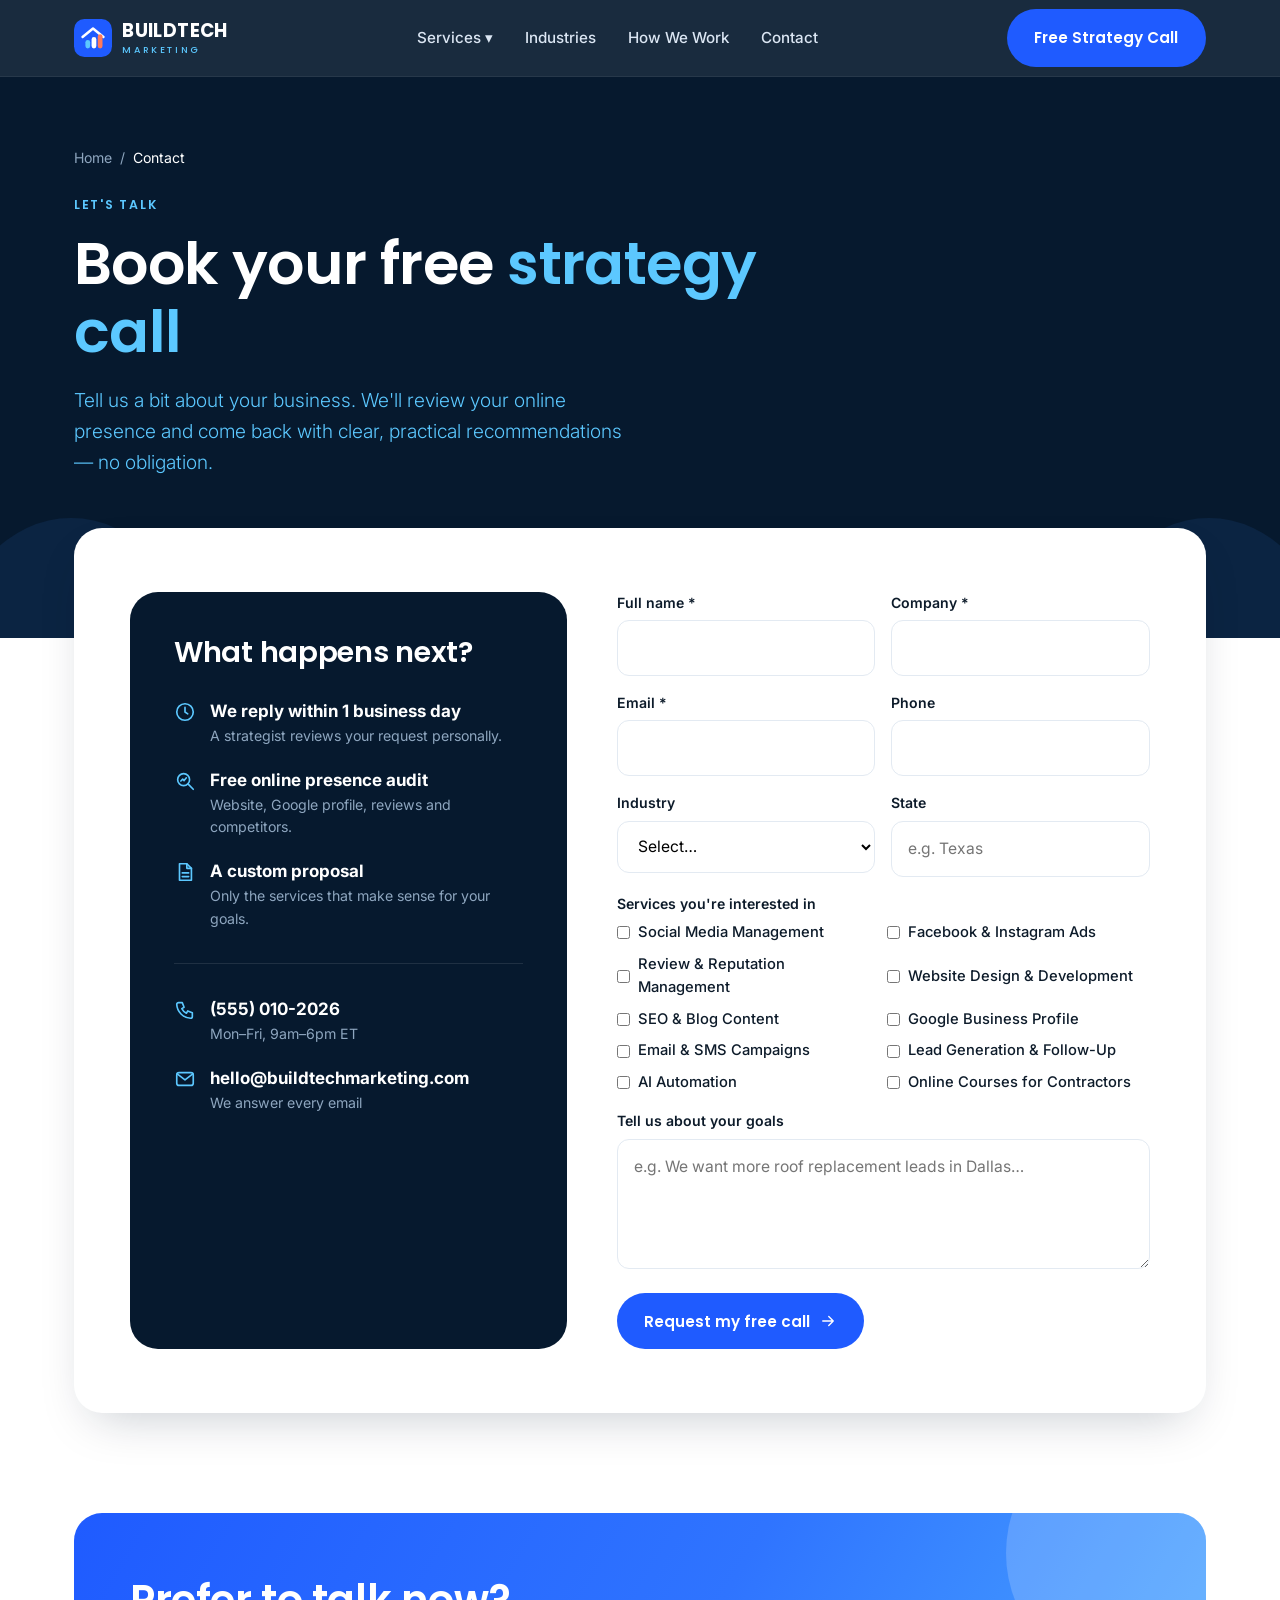
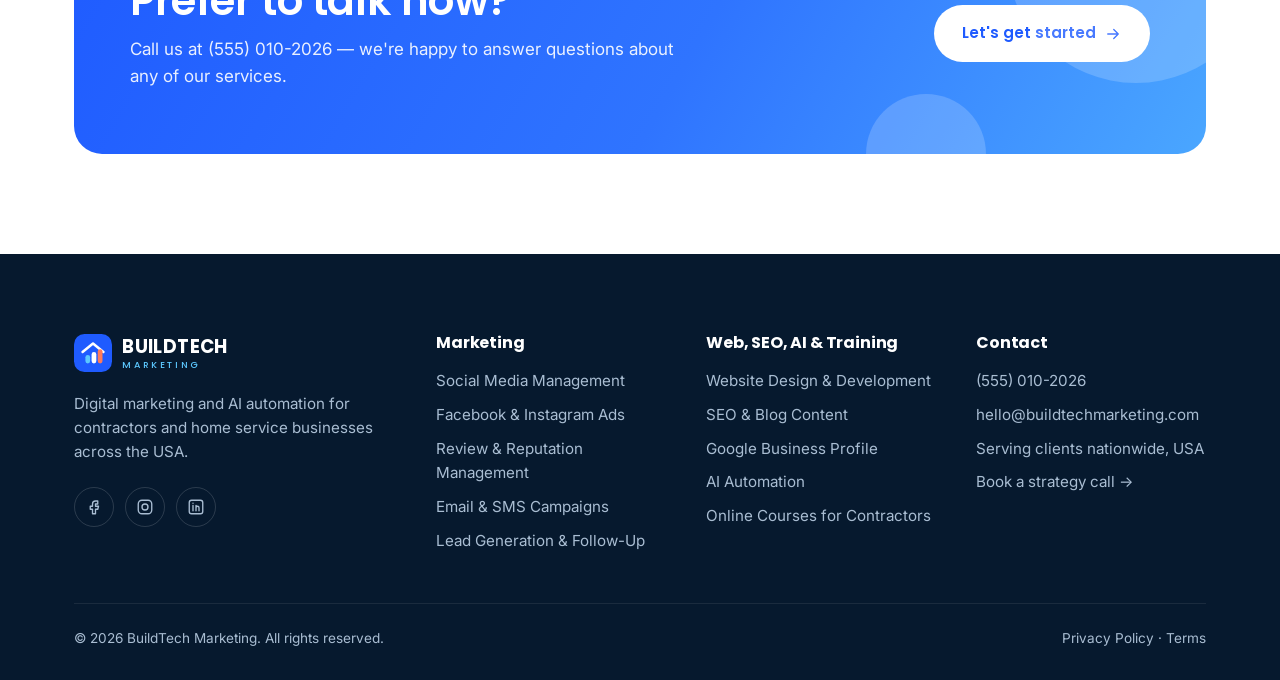
<file: contact.html>
<!DOCTYPE html>
<html lang="en">
<head>
<meta charset="utf-8">
<!-- Google tag -->
<script async src="https://www.googletagmanager.com/gtm.js?id=GTM-TVT2VMHB"></script>
<script>
  window.dataLayer = window.dataLayer || [];
  function gtag(){dataLayer.push(arguments);}
  gtag('js', new Date());
</script>
<meta name="viewport" content="width=device-width, initial-scale=1">
<title>Contact Us | Free Marketing Strategy Call | BuildTech Marketing</title>
<meta name="description" content="Book a free 30-minute marketing strategy call with BuildTech Marketing. Tell us about your contracting business and goals.">
<link rel="canonical" href="https://buildtechmarketing.com/contact">
<meta property="og:type" content="website"><meta property="og:site_name" content="BuildTech Marketing">
<meta property="og:title" content="Contact Us | Free Marketing Strategy Call | BuildTech Marketing"><meta property="og:description" content="Book a free 30-minute marketing strategy call with BuildTech Marketing. Tell us about your contracting business and goals."><meta property="og:url" content="https://buildtechmarketing.com/contact">
<meta name="twitter:card" content="summary_large_image">
<meta name="theme-color" content="#06192e">
<link rel="icon" href="assets/favicon.svg" type="image/svg+xml">
<link rel="preconnect" href="https://fonts.googleapis.com"><link rel="preconnect" href="https://fonts.gstatic.com" crossorigin>
<link href="https://fonts.googleapis.com/css2?family=Inter:wght@300;400;500;600&family=Poppins:wght@500;600;700&display=swap" rel="stylesheet">
<link rel="stylesheet" href="assets/style.css">
<script type="application/ld+json">{"@context": "https://schema.org", "@type": "ContactPage", "name": "Contact BuildTech Marketing", "about": {"@type": "ProfessionalService", "name": "BuildTech Marketing", "url": "https://buildtechmarketing.com", "telephone": "(555) 010-2026", "email": "hello@buildtechmarketing.com", "areaServed": "United States", "description": "Digital marketing and AI automation agency for contractors and home service businesses."}}</script>
</head>
<body>
<header class="site-header">
 <div class="wrap nav">
  <a class="logo" href="index.html" aria-label="BuildTech Marketing home"><svg class="logo-mark" viewBox="0 0 40 40" aria-hidden="true"><rect width="40" height="40" rx="11" fill="#1f5bff"/>
<path d="M9 19 L20 10 L31 19" fill="none" stroke="#fff" stroke-width="2.6" stroke-linecap="round" stroke-linejoin="round"/>
<rect x="12" y="22" width="5" height="9" rx="2.5" fill="#5cc8ff"/><rect x="18.5" y="19" width="5" height="12" rx="2.5" fill="#fff"/><rect x="25" y="16" width="5" height="15" rx="2.5" fill="#ff7a59"/></svg><span class="logo-text">BUILDTECH<small>MARKETING</small></span></a>
  <ul class="menu" id="menu">
   <li class="has-drop"><a href="index.html#services">Services ▾</a><div class="drop"><a href="social-media-management.html"><span class="ic"><svg class="" viewBox="0 0 24 24" fill="none" stroke="currentColor" stroke-width="1.8" stroke-linecap="round" stroke-linejoin="round" aria-hidden="true"><rect x="3" y="3" width="18" height="18" rx="5"/><circle cx="12" cy="12" r="4"/><circle cx="17.5" cy="6.5" r="1"/></svg></span>Social Media Management</a><a href="facebook-instagram-ads.html"><span class="ic"><svg class="" viewBox="0 0 24 24" fill="none" stroke="currentColor" stroke-width="1.8" stroke-linecap="round" stroke-linejoin="round" aria-hidden="true"><path d="M3 11v2a1 1 0 0 0 1 1h2l5 4V6L6 10H4a1 1 0 0 0-1 1z"/><path d="M15.5 8.5a5 5 0 0 1 0 7"/><path d="M18.5 5.5a9 9 0 0 1 0 13"/></svg></span>Facebook & Instagram Ads</a><a href="reputation-management.html"><span class="ic"><svg class="" viewBox="0 0 24 24" fill="none" stroke="currentColor" stroke-width="1.8" stroke-linecap="round" stroke-linejoin="round" aria-hidden="true"><path d="M12 3l2.7 5.6 6.1.9-4.4 4.3 1 6.1L12 17l-5.4 2.9 1-6.1L3.2 9.5l6.1-.9z"/></svg></span>Review & Reputation Management</a><a href="website-design.html"><span class="ic"><svg class="" viewBox="0 0 24 24" fill="none" stroke="currentColor" stroke-width="1.8" stroke-linecap="round" stroke-linejoin="round" aria-hidden="true"><rect x="2.5" y="4" width="19" height="15" rx="2.5"/><path d="M2.5 8.5h19"/><circle cx="6" cy="6.3" r=".6"/><circle cx="8.3" cy="6.3" r=".6"/><path d="M9 13l-2 2 2 2M15 13l2 2-2 2"/></svg></span>Website Design & Development</a><a href="seo-content-marketing.html"><span class="ic"><svg class="" viewBox="0 0 24 24" fill="none" stroke="currentColor" stroke-width="1.8" stroke-linecap="round" stroke-linejoin="round" aria-hidden="true"><circle cx="10.5" cy="10.5" r="6.5"/><path d="M15.5 15.5L21 21"/><path d="M7.5 12l2-2 1.5 1.5 2.5-3"/></svg></span>SEO & Blog Content</a><a href="google-business-profile.html"><span class="ic"><svg class="" viewBox="0 0 24 24" fill="none" stroke="currentColor" stroke-width="1.8" stroke-linecap="round" stroke-linejoin="round" aria-hidden="true"><path d="M12 21s-7-6.2-7-11.5A7 7 0 0 1 19 9.5C19 14.8 12 21 12 21z"/><circle cx="12" cy="9.5" r="2.5"/></svg></span>Google Business Profile</a><a href="email-sms-campaigns.html"><span class="ic"><svg class="" viewBox="0 0 24 24" fill="none" stroke="currentColor" stroke-width="1.8" stroke-linecap="round" stroke-linejoin="round" aria-hidden="true"><rect x="3" y="5" width="18" height="14" rx="2.5"/><path d="M3.5 6.5l8.5 6.5 8.5-6.5"/></svg></span>Email & SMS Campaigns</a><a href="lead-generation.html"><span class="ic"><svg class="" viewBox="0 0 24 24" fill="none" stroke="currentColor" stroke-width="1.8" stroke-linecap="round" stroke-linejoin="round" aria-hidden="true"><path d="M3 4h18l-7 8.5V19l-4 2v-8.5z"/></svg></span>Lead Generation & Follow-Up</a><a href="ai-automation.html"><span class="ic"><svg class="" viewBox="0 0 24 24" fill="none" stroke="currentColor" stroke-width="1.8" stroke-linecap="round" stroke-linejoin="round" aria-hidden="true"><rect x="5" y="7" width="14" height="12" rx="3"/><path d="M12 3v4M9 12h.01M15 12h.01M9.5 15.5h5M2.5 12v3M21.5 12v3"/></svg></span>AI Automation</a><a href="online-courses-for-contractors.html"><span class="ic"><svg class="" viewBox="0 0 24 24" fill="none" stroke="currentColor" stroke-width="1.8" stroke-linecap="round" stroke-linejoin="round" aria-hidden="true"><path d="M2 9l10-5 10 5-10 5z"/><path d="M6 11v5c0 1.5 2.7 3 6 3s6-1.5 6-3v-5"/><path d="M22 9v6"/></svg></span>Online Courses for Contractors</a></div></li>
   <li><a href="index.html#industries">Industries</a></li>
   <li><a href="index.html#process">How We Work</a></li>
   <li><a href="contact.html">Contact</a></li>
  </ul>
  <div class="nav-cta"><a class="btn btn-primary" href="contact.html">Free Strategy Call</a>
   <button class="burger" aria-label="Open menu" aria-controls="menu" aria-expanded="false" onclick="var m=document.getElementById('menu');m.classList.toggle('open');this.setAttribute('aria-expanded',m.classList.contains('open'))"><svg class="" viewBox="0 0 24 24" fill="none" stroke="currentColor" stroke-width="1.8" stroke-linecap="round" stroke-linejoin="round" aria-hidden="true"><path d="M4 7h16M4 12h16M4 17h16"/></svg></button></div>
 </div>
</header>
<main>
<section class="hero svc-hero" style="padding-bottom:160px"><div class="wrap">
 <nav class="crumbs" aria-label="Breadcrumb"><a href="index.html">Home</a>/<span style="color:#fff">Contact</span></nav>
 <span class="eyebrow" style="margin-top:1.6rem">Let's talk</span>
 <h1 style="max-width:760px">Book your free <em>strategy call</em></h1>
 <p class="lead">Tell us a bit about your business. We'll review your online presence and come back with clear, practical recommendations — no obligation.</p>
</div><svg class="waves" viewBox="0 0 1440 150" preserveAspectRatio="none" aria-hidden="true">
 <circle cx="80" cy="160" r="130" fill="#0b2442"/><circle cx="380" cy="170" r="110" fill="#0e2a4d"/>
 <circle cx="720" cy="175" r="120" fill="#0b2442"/><circle cx="1050" cy="165" r="125" fill="#0e2a4d"/><circle cx="1360" cy="160" r="130" fill="#0b2442"/>
</svg></section>

<div class="wrap overlap"><div class="panel"><div class="contact-grid">
 <div class="info-card">
  <h2 style="font-size:1.8rem">What happens next?</h2>
  <ul>
   <li><svg class="" viewBox="0 0 24 24" fill="none" stroke="currentColor" stroke-width="1.8" stroke-linecap="round" stroke-linejoin="round" aria-hidden="true"><circle cx="12" cy="12" r="9"/><path d="M12 7v5l3 2"/></svg><div><b>We reply within 1 business day</b><small>A strategist reviews your request personally.</small></div></li>
   <li><svg class="" viewBox="0 0 24 24" fill="none" stroke="currentColor" stroke-width="1.8" stroke-linecap="round" stroke-linejoin="round" aria-hidden="true"><circle cx="10.5" cy="10.5" r="6.5"/><path d="M15.5 15.5L21 21"/><path d="M7.5 12l2-2 1.5 1.5 2.5-3"/></svg><div><b>Free online presence audit</b><small>Website, Google profile, reviews and competitors.</small></div></li>
   <li><svg class="" viewBox="0 0 24 24" fill="none" stroke="currentColor" stroke-width="1.8" stroke-linecap="round" stroke-linejoin="round" aria-hidden="true"><path d="M6 3h8l5 5v13H6z"/><path d="M14 3v5h5M9 13h7M9 17h7"/></svg><div><b>A custom proposal</b><small>Only the services that make sense for your goals.</small></div></li>
  </ul>
  <hr style="border:0;border-top:1px solid rgba(255,255,255,.1);margin:2rem 0">
  <ul style="margin-top:0">
   <li><svg class="" viewBox="0 0 24 24" fill="none" stroke="currentColor" stroke-width="1.8" stroke-linecap="round" stroke-linejoin="round" aria-hidden="true"><path d="M5 4h4l2 5-2.5 1.5a11 11 0 0 0 5 5L15 13l5 2v4a2 2 0 0 1-2 2A16 16 0 0 1 3 6a2 2 0 0 1 2-2z"/></svg><div><b>(555) 010-2026</b><small>Mon–Fri, 9am–6pm ET</small></div></li>
   <li><svg class="" viewBox="0 0 24 24" fill="none" stroke="currentColor" stroke-width="1.8" stroke-linecap="round" stroke-linejoin="round" aria-hidden="true"><rect x="3" y="5" width="18" height="14" rx="2.5"/><path d="M3.5 6.5l8.5 6.5 8.5-6.5"/></svg><div><b>hello@buildtechmarketing.com</b><small>We answer every email</small></div></li>
  </ul>
 </div>
 <form class="form" id="contactForm" novalidate>
  <div class="row"><div><label for="n">Full name *</label><input id="n" name="name" required autocomplete="name"></div>
   <div><label for="c">Company *</label><input id="c" name="company" required autocomplete="organization"></div></div>
  <div class="row"><div><label for="e">Email *</label><input id="e" type="email" name="email" required autocomplete="email"></div>
   <div><label for="p">Phone</label><input id="p" type="tel" name="phone" autocomplete="tel"></div></div>
  <div class="row"><div><label for="t">Industry</label><select id="t" name="industry"><option value="">Select…</option><option>General Contractors</option><option>HVAC</option><option>Electricians</option><option>Plumbing</option><option>Roofing</option><option>Carpentry</option><option>Foundation Repair</option><option>Masonry</option><option>Landscaping</option><option>Remodeling</option><option>Other</option></select></div>
   <div><label for="st">State</label><input id="st" name="state" placeholder="e.g. Texas"></div></div>
  <div><label>Services you're interested in</label><div class="checks"><label><input type="checkbox" name="services" value="Social Media Management"> Social Media Management</label><label><input type="checkbox" name="services" value="Facebook & Instagram Ads"> Facebook & Instagram Ads</label><label><input type="checkbox" name="services" value="Review & Reputation Management"> Review & Reputation Management</label><label><input type="checkbox" name="services" value="Website Design & Development"> Website Design & Development</label><label><input type="checkbox" name="services" value="SEO & Blog Content"> SEO & Blog Content</label><label><input type="checkbox" name="services" value="Google Business Profile"> Google Business Profile</label><label><input type="checkbox" name="services" value="Email & SMS Campaigns"> Email & SMS Campaigns</label><label><input type="checkbox" name="services" value="Lead Generation & Follow-Up"> Lead Generation & Follow-Up</label><label><input type="checkbox" name="services" value="AI Automation"> AI Automation</label><label><input type="checkbox" name="services" value="Online Courses for Contractors"> Online Courses for Contractors</label></div></div>
  <div><label for="m">Tell us about your goals</label><textarea id="m" name="message" placeholder="e.g. We want more roof replacement leads in Dallas…"></textarea></div>
  <button class="btn btn-primary" type="submit" style="justify-self:start">Request my free call <svg class="" viewBox="0 0 24 24" fill="none" stroke="currentColor" stroke-width="1.8" stroke-linecap="round" stroke-linejoin="round" aria-hidden="true"><path d="M5 12h14M13 6l6 6-6 6"/></svg></button>
  <div class="form-note" id="formNote">Thanks! This is a preview — once the site is live on Cloudflare, this form will deliver straight to your inbox.</div>
 </form>
</div></div></div>
<script>
document.getElementById('contactForm').addEventListener('submit',function(e){e.preventDefault();var f=e.target;
var ok=['n','c','e'].every(function(id){var el=document.getElementById(id);var v=el.value.trim()&&(id!=='e'||/.+@.+\..+/.test(el.value));el.style.borderColor=v?'':'#ff7a59';return v});
if(ok){document.getElementById('formNote').style.display='block';f.querySelector('button').disabled=true}});
</script>
<section><div class="wrap"><div class="cta-band reveal">
 <span class="blob" style="width:260px;height:260px;right:-60px;top:-90px"></span><span class="blob" style="width:120px;height:120px;right:220px;bottom:-60px"></span>
 <div><h2>Prefer to talk now?</h2><p>Call us at (555) 010-2026 — we're happy to answer questions about any of our services.</p></div>
 <a class="btn" href="contact.html">Let's get started <svg class="" viewBox="0 0 24 24" fill="none" stroke="currentColor" stroke-width="1.8" stroke-linecap="round" stroke-linejoin="round" aria-hidden="true"><path d="M5 12h14M13 6l6 6-6 6"/></svg></a></div></div></section></main>
<footer class="site-footer">
 <div class="wrap">
  <div class="foot-grid">
   <div><a class="logo" href="index.html"><svg class="logo-mark" viewBox="0 0 40 40" aria-hidden="true"><rect width="40" height="40" rx="11" fill="#1f5bff"/>
<path d="M9 19 L20 10 L31 19" fill="none" stroke="#fff" stroke-width="2.6" stroke-linecap="round" stroke-linejoin="round"/>
<rect x="12" y="22" width="5" height="9" rx="2.5" fill="#5cc8ff"/><rect x="18.5" y="19" width="5" height="12" rx="2.5" fill="#fff"/><rect x="25" y="16" width="5" height="15" rx="2.5" fill="#ff7a59"/></svg><span class="logo-text">BUILDTECH<small>MARKETING</small></span></a>
    <p style="margin-top:1.2rem;max-width:300px">Digital marketing and AI automation for contractors and home service businesses across the USA.</p>
    <div class="socials"><a href="#" aria-label="Facebook"><svg class="" viewBox="0 0 24 24" fill="none" stroke="currentColor" stroke-width="1.8" stroke-linecap="round" stroke-linejoin="round" aria-hidden="true"><path d="M14 8h3V4h-3a4 4 0 0 0-4 4v3H7v4h3v6h4v-6h3l1-4h-4V8z"/></svg></a><a href="#" aria-label="Instagram"><svg class="" viewBox="0 0 24 24" fill="none" stroke="currentColor" stroke-width="1.8" stroke-linecap="round" stroke-linejoin="round" aria-hidden="true"><rect x="3" y="3" width="18" height="18" rx="5"/><circle cx="12" cy="12" r="4"/></svg></a><a href="#" aria-label="LinkedIn"><svg class="" viewBox="0 0 24 24" fill="none" stroke="currentColor" stroke-width="1.8" stroke-linecap="round" stroke-linejoin="round" aria-hidden="true"><rect x="3" y="3" width="18" height="18" rx="3"/><path d="M8 10v7M8 7v.01M12 17v-4a2 2 0 0 1 4 0v4M12 10v7"/></svg></a></div></div>
   <div><h4>Marketing</h4><ul><li><a href="social-media-management.html">Social Media Management</a></li><li><a href="facebook-instagram-ads.html">Facebook & Instagram Ads</a></li><li><a href="reputation-management.html">Review & Reputation Management</a></li><li><a href="email-sms-campaigns.html">Email & SMS Campaigns</a></li><li><a href="lead-generation.html">Lead Generation & Follow-Up</a></li></ul></div>
   <div><h4>Web, SEO, AI &amp; Training</h4><ul><li><a href="website-design.html">Website Design & Development</a></li><li><a href="seo-content-marketing.html">SEO & Blog Content</a></li><li><a href="google-business-profile.html">Google Business Profile</a></li><li><a href="ai-automation.html">AI Automation</a></li><li><a href="online-courses-for-contractors.html">Online Courses for Contractors</a></li></ul></div>
   <div><h4>Contact</h4><ul><li>(555) 010-2026</li><li>hello@buildtechmarketing.com</li><li>Serving clients nationwide, USA</li><li><a href="contact.html">Book a strategy call →</a></li></ul></div>
  </div>
  <div class="foot-bottom"><span>© 2026 BuildTech Marketing. All rights reserved.</span><span><a href="#">Privacy Policy</a> · <a href="#">Terms</a></span></div>
 </div>
</footer>
<script>
(function(){var els=document.querySelectorAll('.reveal');if(!('IntersectionObserver' in window)){els.forEach(function(e){e.classList.add('in')});return}
var io=new IntersectionObserver(function(en){en.forEach(function(e){if(e.isIntersecting){e.target.classList.add('in');io.unobserve(e.target)}})},{threshold:.12});els.forEach(function(e){io.observe(e)})})();
</script>
</body></html>
</file>
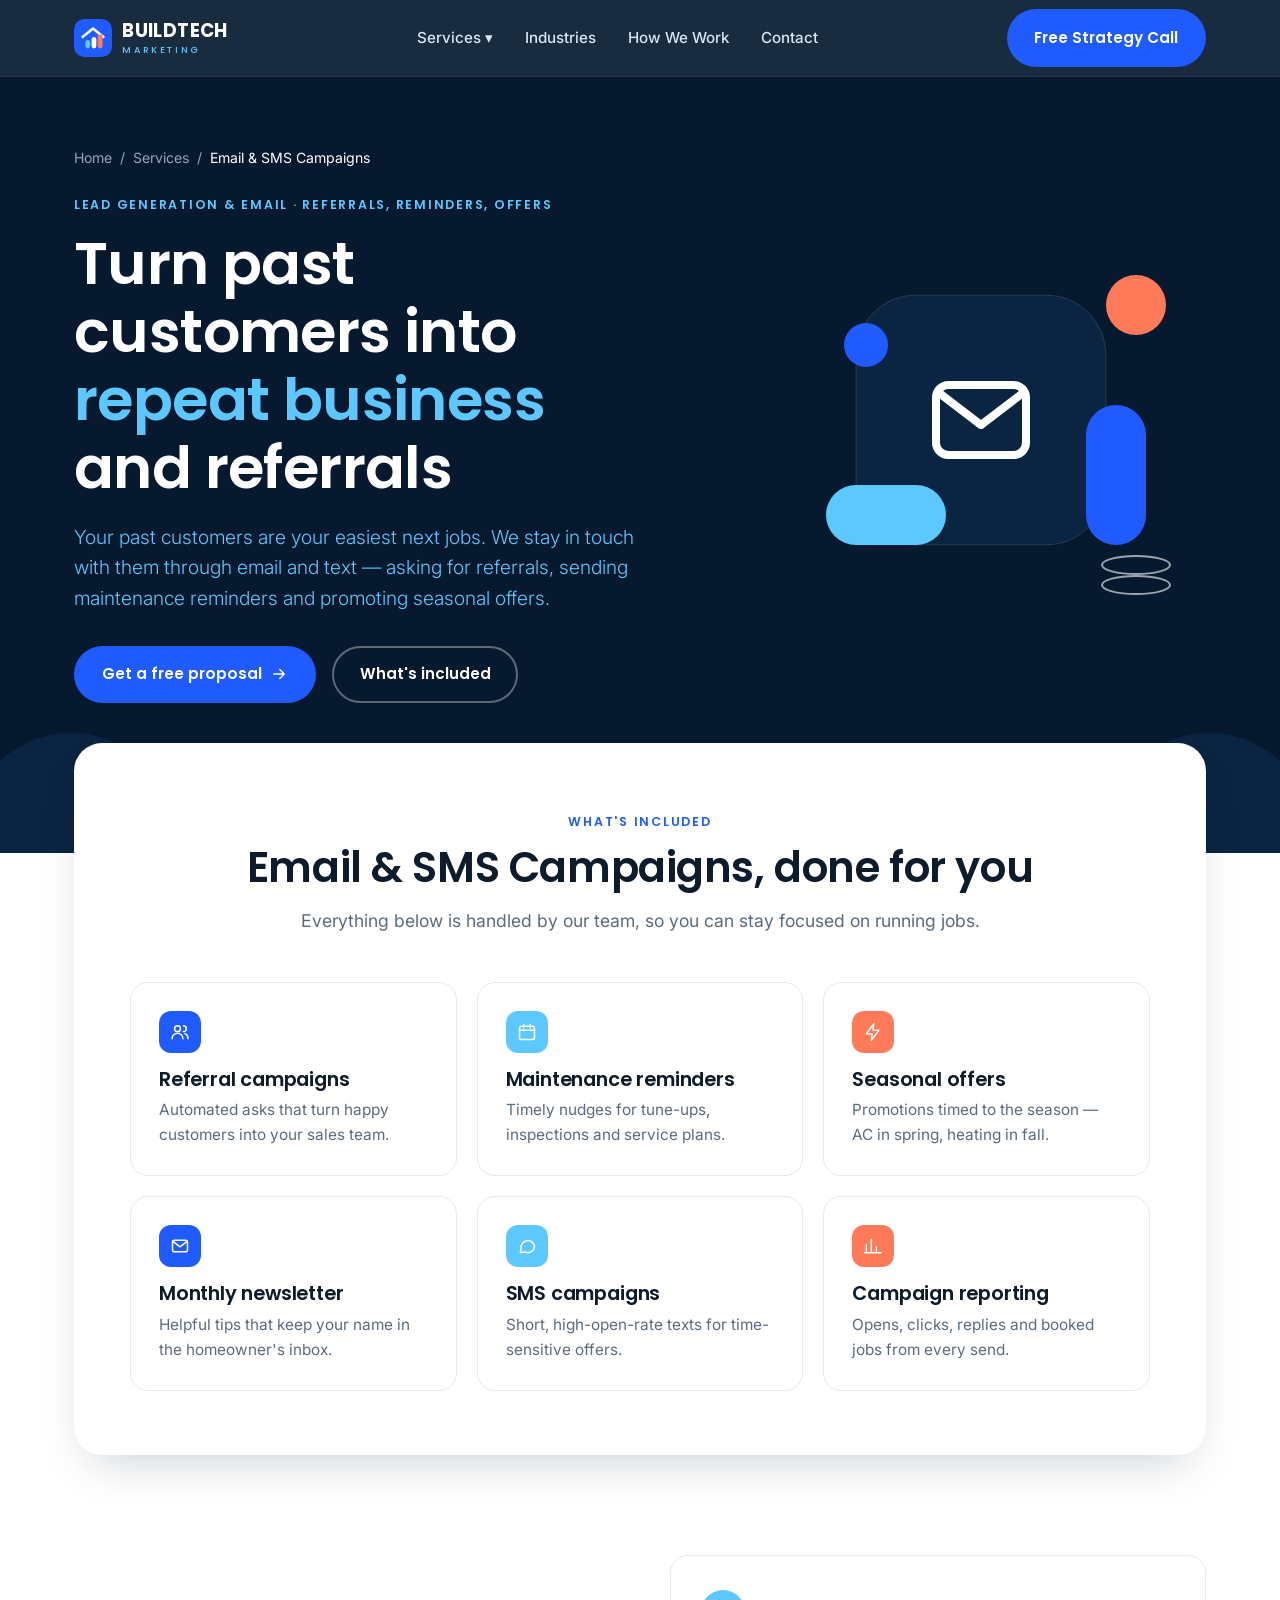
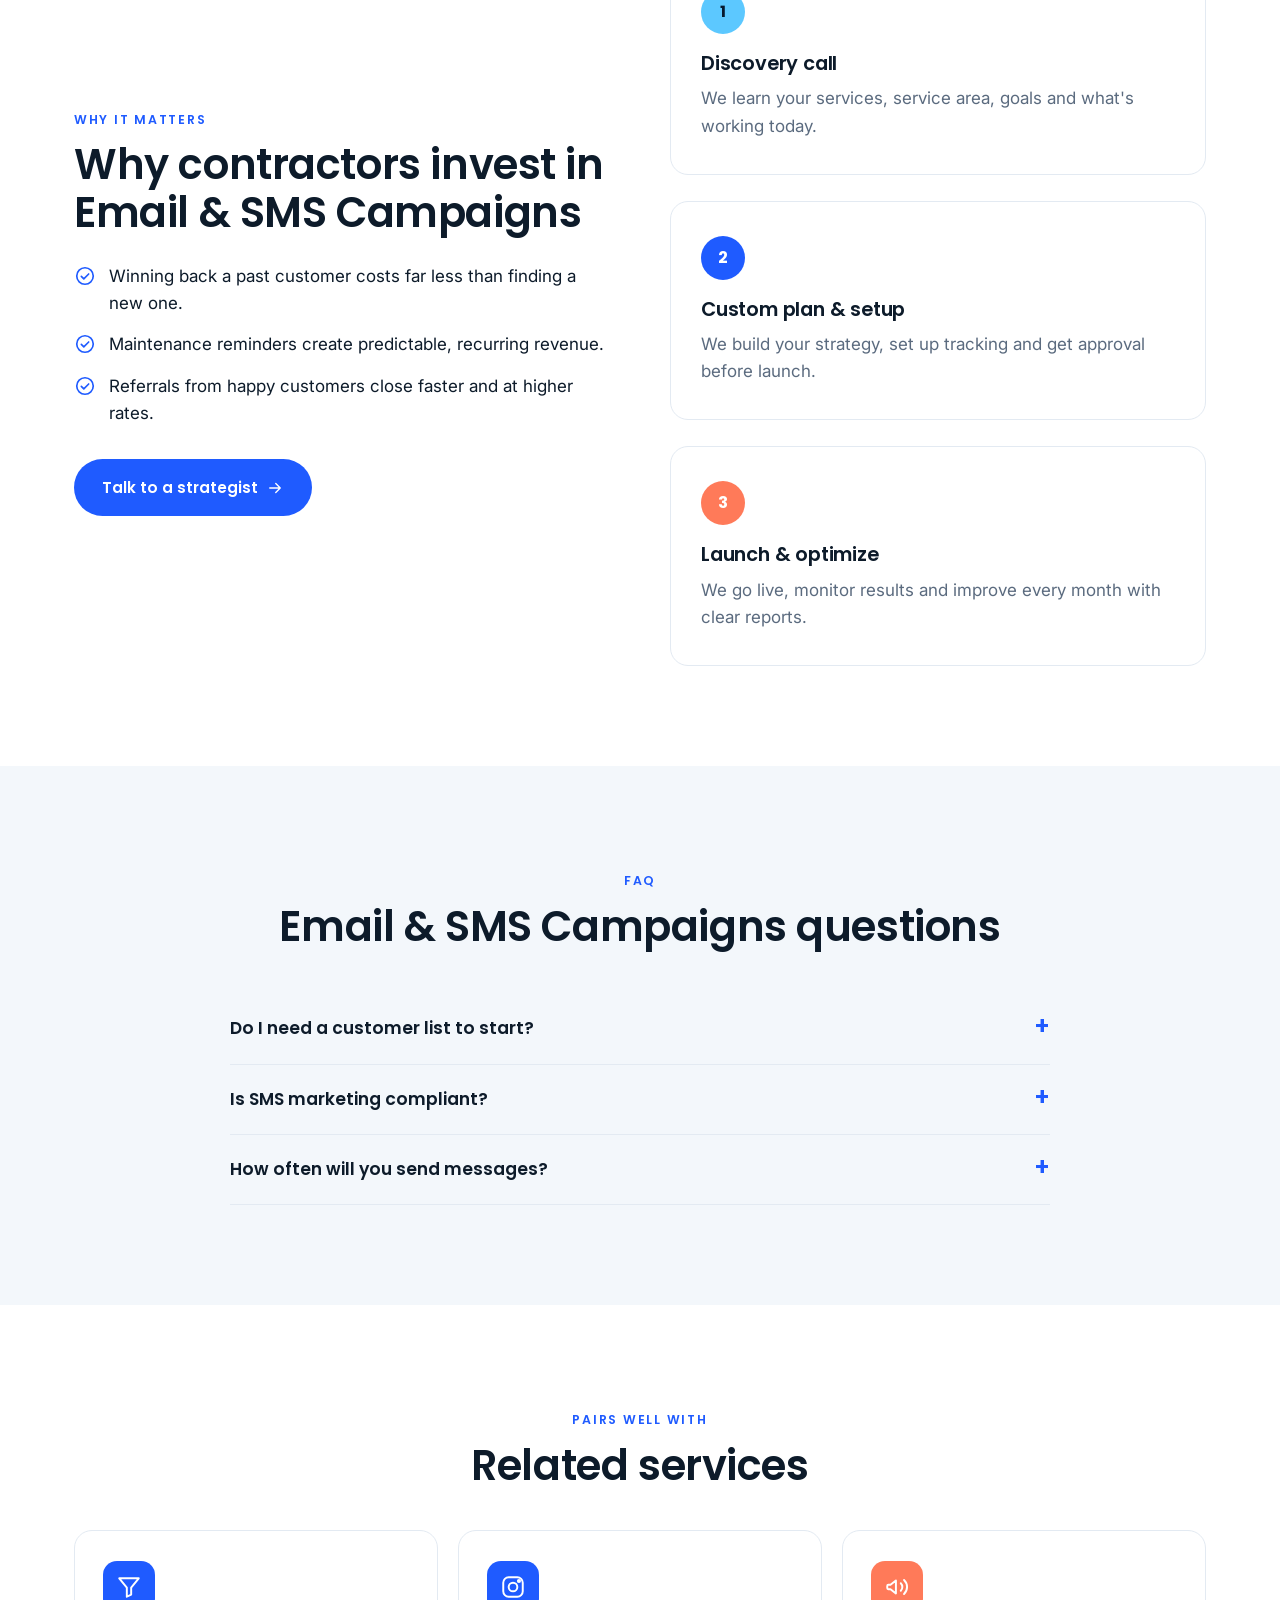
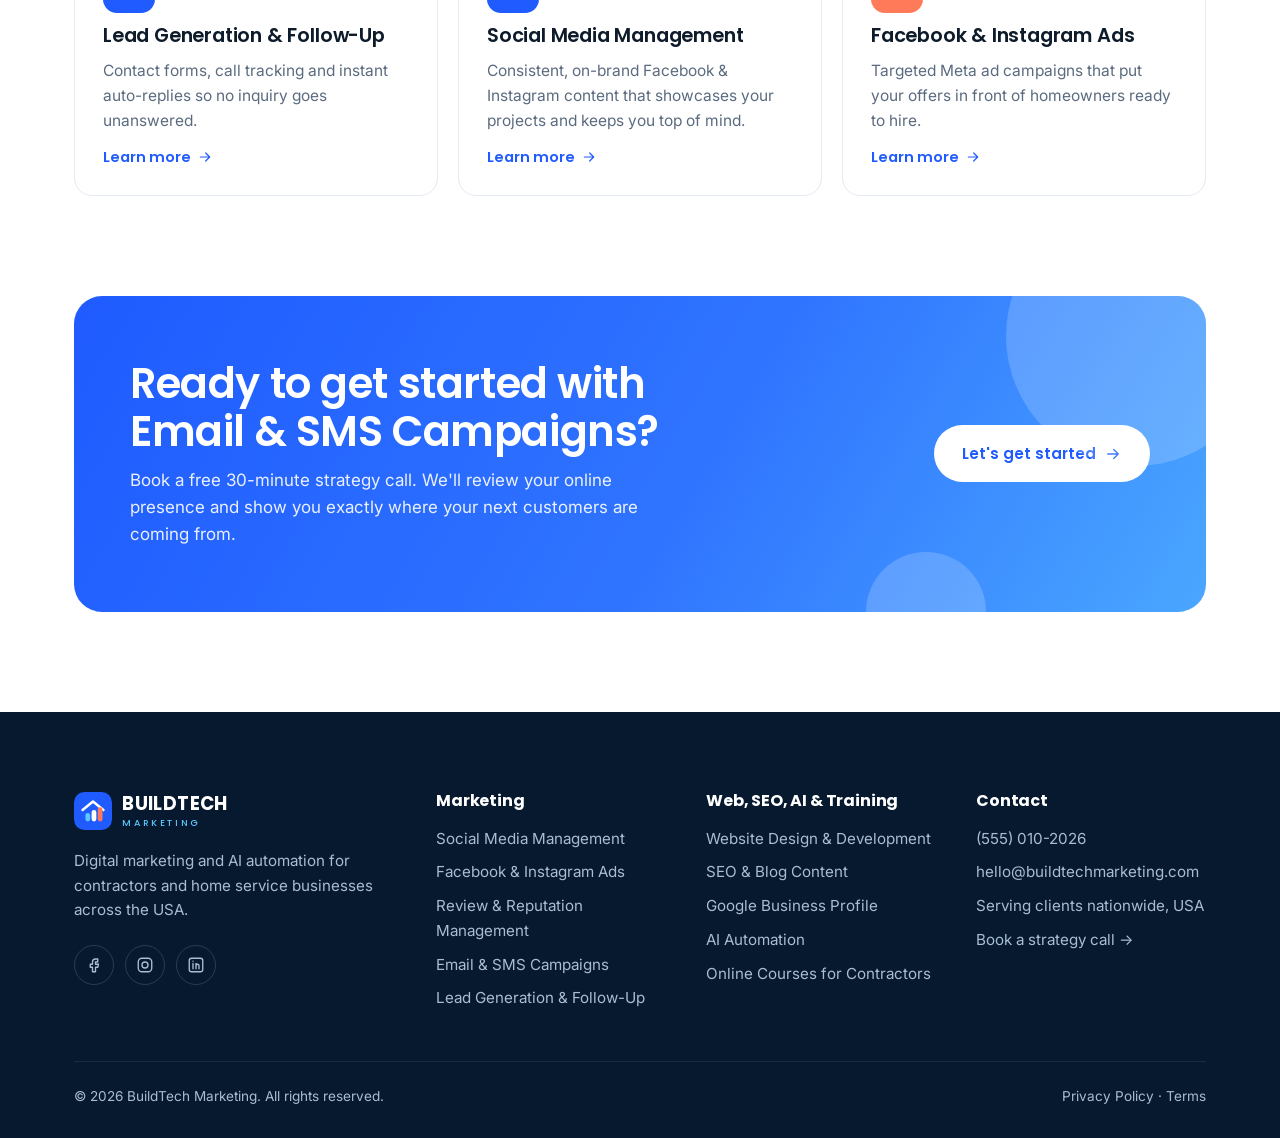
<file: email-sms-campaigns.html>
<!DOCTYPE html>
<html lang="en">
<head>
<meta charset="utf-8">
<!-- Google tag -->
<script async src="https://www.googletagmanager.com/gtm.js?id=GTM-TVT2VMHB"></script>
<script>
  window.dataLayer = window.dataLayer || [];
  function gtag(){dataLayer.push(arguments);}
  gtag('js', new Date());
</script>
<meta name="viewport" content="width=device-width, initial-scale=1">
<title>Email &amp; SMS Marketing for Contractors | Referrals &amp; Repeat Business | BuildTech Marketing</title>
<meta name="description" content="Email and text message campaigns that bring back past customers — referral requests, maintenance reminders and seasonal offers for home service businesses.">
<link rel="canonical" href="https://buildtechmarketing.com/email-sms-campaigns">
<meta property="og:type" content="website"><meta property="og:site_name" content="BuildTech Marketing">
<meta property="og:title" content="Email &amp; SMS Marketing for Contractors | Referrals &amp; Repeat Business | BuildTech Marketing"><meta property="og:description" content="Email and text message campaigns that bring back past customers — referral requests, maintenance reminders and seasonal offers for home service businesses."><meta property="og:url" content="https://buildtechmarketing.com/email-sms-campaigns">
<meta name="twitter:card" content="summary_large_image">
<meta name="theme-color" content="#06192e">
<link rel="icon" href="assets/favicon.svg" type="image/svg+xml">
<link rel="preconnect" href="https://fonts.googleapis.com"><link rel="preconnect" href="https://fonts.gstatic.com" crossorigin>
<link href="https://fonts.googleapis.com/css2?family=Inter:wght@300;400;500;600&family=Poppins:wght@500;600;700&display=swap" rel="stylesheet">
<link rel="stylesheet" href="assets/style.css">
<script type="application/ld+json">{"@context": "https://schema.org", "@graph": [{"@type": "Service", "name": "Email & SMS Campaigns", "serviceType": "Email & SMS Campaigns", "description": "Email and text message campaigns that bring back past customers \u2014 referral requests, maintenance reminders and seasonal offers for home service businesses.", "provider": {"@type": "ProfessionalService", "name": "BuildTech Marketing", "url": "https://buildtechmarketing.com", "telephone": "(555) 010-2026", "email": "hello@buildtechmarketing.com", "areaServed": "United States", "description": "Digital marketing and AI automation agency for contractors and home service businesses."}, "areaServed": "United States", "url": "https://buildtechmarketing.com/email-sms-campaigns"}, {"@type": "FAQPage", "mainEntity": [{"@type": "Question", "name": "Do I need a customer list to start?", "acceptedAnswer": {"@type": "Answer", "text": "A list from your CRM, invoicing software or even a spreadsheet works. We'll clean and organize it for you."}}, {"@type": "Question", "name": "Is SMS marketing compliant?", "acceptedAnswer": {"@type": "Answer", "text": "Yes. We follow TCPA and carrier rules, including consent and opt-out handling."}}, {"@type": "Question", "name": "How often will you send messages?", "acceptedAnswer": {"@type": "Answer", "text": "Usually 2\u20134 touches per month, balanced so customers stay engaged without feeling spammed."}}]}, {"@type": "BreadcrumbList", "itemListElement": [{"@type": "ListItem", "position": 1, "name": "Home", "item": "https://buildtechmarketing.com/"}, {"@type": "ListItem", "position": 2, "name": "Services", "item": "https://buildtechmarketing.com/#services"}, {"@type": "ListItem", "position": 3, "name": "Email & SMS Campaigns", "item": "https://buildtechmarketing.com/email-sms-campaigns"}]}]}</script>
</head>
<body>
<header class="site-header">
 <div class="wrap nav">
  <a class="logo" href="index.html" aria-label="BuildTech Marketing home"><svg class="logo-mark" viewBox="0 0 40 40" aria-hidden="true"><rect width="40" height="40" rx="11" fill="#1f5bff"/>
<path d="M9 19 L20 10 L31 19" fill="none" stroke="#fff" stroke-width="2.6" stroke-linecap="round" stroke-linejoin="round"/>
<rect x="12" y="22" width="5" height="9" rx="2.5" fill="#5cc8ff"/><rect x="18.5" y="19" width="5" height="12" rx="2.5" fill="#fff"/><rect x="25" y="16" width="5" height="15" rx="2.5" fill="#ff7a59"/></svg><span class="logo-text">BUILDTECH<small>MARKETING</small></span></a>
  <ul class="menu" id="menu">
   <li class="has-drop"><a href="index.html#services">Services ▾</a><div class="drop"><a href="social-media-management.html"><span class="ic"><svg class="" viewBox="0 0 24 24" fill="none" stroke="currentColor" stroke-width="1.8" stroke-linecap="round" stroke-linejoin="round" aria-hidden="true"><rect x="3" y="3" width="18" height="18" rx="5"/><circle cx="12" cy="12" r="4"/><circle cx="17.5" cy="6.5" r="1"/></svg></span>Social Media Management</a><a href="facebook-instagram-ads.html"><span class="ic"><svg class="" viewBox="0 0 24 24" fill="none" stroke="currentColor" stroke-width="1.8" stroke-linecap="round" stroke-linejoin="round" aria-hidden="true"><path d="M3 11v2a1 1 0 0 0 1 1h2l5 4V6L6 10H4a1 1 0 0 0-1 1z"/><path d="M15.5 8.5a5 5 0 0 1 0 7"/><path d="M18.5 5.5a9 9 0 0 1 0 13"/></svg></span>Facebook & Instagram Ads</a><a href="reputation-management.html"><span class="ic"><svg class="" viewBox="0 0 24 24" fill="none" stroke="currentColor" stroke-width="1.8" stroke-linecap="round" stroke-linejoin="round" aria-hidden="true"><path d="M12 3l2.7 5.6 6.1.9-4.4 4.3 1 6.1L12 17l-5.4 2.9 1-6.1L3.2 9.5l6.1-.9z"/></svg></span>Review & Reputation Management</a><a href="website-design.html"><span class="ic"><svg class="" viewBox="0 0 24 24" fill="none" stroke="currentColor" stroke-width="1.8" stroke-linecap="round" stroke-linejoin="round" aria-hidden="true"><rect x="2.5" y="4" width="19" height="15" rx="2.5"/><path d="M2.5 8.5h19"/><circle cx="6" cy="6.3" r=".6"/><circle cx="8.3" cy="6.3" r=".6"/><path d="M9 13l-2 2 2 2M15 13l2 2-2 2"/></svg></span>Website Design & Development</a><a href="seo-content-marketing.html"><span class="ic"><svg class="" viewBox="0 0 24 24" fill="none" stroke="currentColor" stroke-width="1.8" stroke-linecap="round" stroke-linejoin="round" aria-hidden="true"><circle cx="10.5" cy="10.5" r="6.5"/><path d="M15.5 15.5L21 21"/><path d="M7.5 12l2-2 1.5 1.5 2.5-3"/></svg></span>SEO & Blog Content</a><a href="google-business-profile.html"><span class="ic"><svg class="" viewBox="0 0 24 24" fill="none" stroke="currentColor" stroke-width="1.8" stroke-linecap="round" stroke-linejoin="round" aria-hidden="true"><path d="M12 21s-7-6.2-7-11.5A7 7 0 0 1 19 9.5C19 14.8 12 21 12 21z"/><circle cx="12" cy="9.5" r="2.5"/></svg></span>Google Business Profile</a><a href="email-sms-campaigns.html"><span class="ic"><svg class="" viewBox="0 0 24 24" fill="none" stroke="currentColor" stroke-width="1.8" stroke-linecap="round" stroke-linejoin="round" aria-hidden="true"><rect x="3" y="5" width="18" height="14" rx="2.5"/><path d="M3.5 6.5l8.5 6.5 8.5-6.5"/></svg></span>Email & SMS Campaigns</a><a href="lead-generation.html"><span class="ic"><svg class="" viewBox="0 0 24 24" fill="none" stroke="currentColor" stroke-width="1.8" stroke-linecap="round" stroke-linejoin="round" aria-hidden="true"><path d="M3 4h18l-7 8.5V19l-4 2v-8.5z"/></svg></span>Lead Generation & Follow-Up</a><a href="ai-automation.html"><span class="ic"><svg class="" viewBox="0 0 24 24" fill="none" stroke="currentColor" stroke-width="1.8" stroke-linecap="round" stroke-linejoin="round" aria-hidden="true"><rect x="5" y="7" width="14" height="12" rx="3"/><path d="M12 3v4M9 12h.01M15 12h.01M9.5 15.5h5M2.5 12v3M21.5 12v3"/></svg></span>AI Automation</a><a href="online-courses-for-contractors.html"><span class="ic"><svg class="" viewBox="0 0 24 24" fill="none" stroke="currentColor" stroke-width="1.8" stroke-linecap="round" stroke-linejoin="round" aria-hidden="true"><path d="M2 9l10-5 10 5-10 5z"/><path d="M6 11v5c0 1.5 2.7 3 6 3s6-1.5 6-3v-5"/><path d="M22 9v6"/></svg></span>Online Courses for Contractors</a></div></li>
   <li><a href="index.html#industries">Industries</a></li>
   <li><a href="index.html#process">How We Work</a></li>
   <li><a href="contact.html">Contact</a></li>
  </ul>
  <div class="nav-cta"><a class="btn btn-primary" href="contact.html">Free Strategy Call</a>
   <button class="burger" aria-label="Open menu" aria-controls="menu" aria-expanded="false" onclick="var m=document.getElementById('menu');m.classList.toggle('open');this.setAttribute('aria-expanded',m.classList.contains('open'))"><svg class="" viewBox="0 0 24 24" fill="none" stroke="currentColor" stroke-width="1.8" stroke-linecap="round" stroke-linejoin="round" aria-hidden="true"><path d="M4 7h16M4 12h16M4 17h16"/></svg></button></div>
 </div>
</header>
<main>
<section class="hero svc-hero"><div class="wrap hero-grid">
 <div>
  <nav class="crumbs" aria-label="Breadcrumb"><a href="index.html">Home</a>/<a href="index.html#services">Services</a>/<span style="color:#fff">Email & SMS Campaigns</span></nav>
  <span class="eyebrow" style="margin-top:1.6rem">Lead Generation & Email · Referrals, reminders, offers</span>
  <h1>Turn past customers into <em>repeat business</em> and referrals</h1>
  <p class="lead">Your past customers are your easiest next jobs. We stay in touch with them through email and text — asking for referrals, sending maintenance reminders and promoting seasonal offers.</p>
  <div class="actions"><a class="btn btn-primary" href="contact.html">Get a free proposal <svg class="" viewBox="0 0 24 24" fill="none" stroke="currentColor" stroke-width="1.8" stroke-linecap="round" stroke-linejoin="round" aria-hidden="true"><path d="M5 12h14M13 6l6 6-6 6"/></svg></a><a class="btn btn-ghost" href="#included">What's included</a></div>
 </div>
 <svg class="hero-art" viewBox="0 0 420 380" aria-hidden="true">
 <g class="float"><circle cx="350" cy="70" r="30" fill="#ff7a59"/></g>
 <rect x="70" y="60" width="250" height="250" rx="60" fill="#0b2442" stroke="rgba(255,255,255,.12)"/>
 <rect x="40" y="250" width="120" height="60" rx="30" fill="#5cc8ff"/>
 <g class="float d2"><rect x="300" y="170" width="60" height="140" rx="30" fill="#1f5bff"/></g>
 <circle cx="80" cy="110" r="22" fill="#1f5bff"/>
 <g transform="translate(135 125) scale(5)" fill="none" stroke="#fff" stroke-width="1.6" stroke-linecap="round" stroke-linejoin="round"><rect x="3" y="5" width="18" height="14" rx="2.5"/><path d="M3.5 6.5l8.5 6.5 8.5-6.5"/></g>
 <g class="float d3" fill="none" stroke="#fff" stroke-width="2" opacity=".6"><ellipse cx="350" cy="330" rx="34" ry="9"/><ellipse cx="350" cy="350" rx="34" ry="9"/></g>
</svg>
</div><svg class="waves" viewBox="0 0 1440 150" preserveAspectRatio="none" aria-hidden="true">
 <circle cx="80" cy="160" r="130" fill="#0b2442"/><circle cx="380" cy="170" r="110" fill="#0e2a4d"/>
 <circle cx="720" cy="175" r="120" fill="#0b2442"/><circle cx="1050" cy="165" r="125" fill="#0e2a4d"/><circle cx="1360" cy="160" r="130" fill="#0b2442"/>
</svg></section>

<div class="wrap overlap" id="included"><div class="panel">
 <div class="center"><span class="eyebrow dark">What's included</span><h2 style="margin-top:.6rem">Email & SMS Campaigns, done for you</h2>
 <p class="sub" style="margin-top:1rem">Everything below is handled by our team, so you can stay focused on running jobs.</p></div>
 <div class="incl"><div class="incl-item reveal"><span class="dot c-blue"><svg class="" viewBox="0 0 24 24" fill="none" stroke="currentColor" stroke-width="1.8" stroke-linecap="round" stroke-linejoin="round" aria-hidden="true"><circle cx="9" cy="8" r="3.5"/><path d="M2.5 20a6.5 6.5 0 0 1 13 0"/><path d="M16 4.5a3.5 3.5 0 0 1 0 7M18 14a6 6 0 0 1 3.5 6"/></svg></span><h3>Referral campaigns</h3><p>Automated asks that turn happy customers into your sales team.</p></div><div class="incl-item reveal"><span class="dot c-sky"><svg class="" viewBox="0 0 24 24" fill="none" stroke="currentColor" stroke-width="1.8" stroke-linecap="round" stroke-linejoin="round" aria-hidden="true"><rect x="3" y="5" width="18" height="16" rx="2.5"/><path d="M3 10h18M8 3v4M16 3v4"/></svg></span><h3>Maintenance reminders</h3><p>Timely nudges for tune-ups, inspections and service plans.</p></div><div class="incl-item reveal"><span class="dot c-coral"><svg class="" viewBox="0 0 24 24" fill="none" stroke="currentColor" stroke-width="1.8" stroke-linecap="round" stroke-linejoin="round" aria-hidden="true"><path d="M13 2L4 14h7l-1 8 9-12h-7z"/></svg></span><h3>Seasonal offers</h3><p>Promotions timed to the season — AC in spring, heating in fall.</p></div><div class="incl-item reveal"><span class="dot c-blue"><svg class="" viewBox="0 0 24 24" fill="none" stroke="currentColor" stroke-width="1.8" stroke-linecap="round" stroke-linejoin="round" aria-hidden="true"><rect x="3" y="5" width="18" height="14" rx="2.5"/><path d="M3.5 6.5l8.5 6.5 8.5-6.5"/></svg></span><h3>Monthly newsletter</h3><p>Helpful tips that keep your name in the homeowner's inbox.</p></div><div class="incl-item reveal"><span class="dot c-sky"><svg class="" viewBox="0 0 24 24" fill="none" stroke="currentColor" stroke-width="1.8" stroke-linecap="round" stroke-linejoin="round" aria-hidden="true"><path d="M21 12a8 8 0 0 1-11.6 7.1L4 20l1-4.6A8 8 0 1 1 21 12z"/></svg></span><h3>SMS campaigns</h3><p>Short, high-open-rate texts for time-sensitive offers.</p></div><div class="incl-item reveal"><span class="dot c-coral"><svg class="" viewBox="0 0 24 24" fill="none" stroke="currentColor" stroke-width="1.8" stroke-linecap="round" stroke-linejoin="round" aria-hidden="true"><path d="M4 20V10M10 20V4M16 20v-7M22 20H2"/></svg></span><h3>Campaign reporting</h3><p>Opens, clicks, replies and booked jobs from every send.</p></div></div>
</div></div>

<section><div class="wrap split">
 <div class="reveal"><span class="eyebrow dark">Why it matters</span><h2 style="margin-top:.6rem">Why contractors invest in Email & SMS Campaigns</h2>
  <ul class="checklist"><li><svg class="" viewBox="0 0 24 24" fill="none" stroke="currentColor" stroke-width="1.8" stroke-linecap="round" stroke-linejoin="round" aria-hidden="true"><circle cx="12" cy="12" r="9"/><path d="M8 12.5l2.7 2.7L16 9.8"/></svg><span>Winning back a past customer costs far less than finding a new one.</span></li><li><svg class="" viewBox="0 0 24 24" fill="none" stroke="currentColor" stroke-width="1.8" stroke-linecap="round" stroke-linejoin="round" aria-hidden="true"><circle cx="12" cy="12" r="9"/><path d="M8 12.5l2.7 2.7L16 9.8"/></svg><span>Maintenance reminders create predictable, recurring revenue.</span></li><li><svg class="" viewBox="0 0 24 24" fill="none" stroke="currentColor" stroke-width="1.8" stroke-linecap="round" stroke-linejoin="round" aria-hidden="true"><circle cx="12" cy="12" r="9"/><path d="M8 12.5l2.7 2.7L16 9.8"/></svg><span>Referrals from happy customers close faster and at higher rates.</span></li></ul>
  <a class="btn btn-primary" style="margin-top:2rem" href="contact.html">Talk to a strategist <svg class="" viewBox="0 0 24 24" fill="none" stroke="currentColor" stroke-width="1.8" stroke-linecap="round" stroke-linejoin="round" aria-hidden="true"><path d="M5 12h14M13 6l6 6-6 6"/></svg></a></div>
 <div class="steps light reveal" style="grid-template-columns:1fr;margin-top:0">
  <div class="step"><div class="num c-sky" style="color:#06192e;width:44px;height:44px;font-size:1rem">1</div><h3>Discovery call</h3><p>We learn your services, service area, goals and what's working today.</p></div>
  <div class="step"><div class="num c-blue" style="color:#fff;width:44px;height:44px;font-size:1rem">2</div><h3>Custom plan & setup</h3><p>We build your strategy, set up tracking and get approval before launch.</p></div>
  <div class="step"><div class="num c-coral" style="color:#fff;width:44px;height:44px;font-size:1rem">3</div><h3>Launch & optimize</h3><p>We go live, monitor results and improve every month with clear reports.</p></div>
 </div>
</div></section>

<section class="bg-soft"><div class="wrap">
 <div class="center"><span class="eyebrow dark">FAQ</span><h2 style="margin-top:.6rem">Email & SMS Campaigns questions</h2></div>
 <div class="faq"><details><summary>Do I need a customer list to start?</summary><p>A list from your CRM, invoicing software or even a spreadsheet works. We'll clean and organize it for you.</p></details><details><summary>Is SMS marketing compliant?</summary><p>Yes. We follow TCPA and carrier rules, including consent and opt-out handling.</p></details><details><summary>How often will you send messages?</summary><p>Usually 2–4 touches per month, balanced so customers stay engaged without feeling spammed.</p></details></div>
</div></section>

<section style="padding-bottom:0"><div class="wrap">
 <div class="center"><span class="eyebrow dark">Pairs well with</span><h2 style="margin-top:.6rem">Related services</h2></div>
 <div class="related"><a class="svc-card reveal" href="lead-generation.html"><span class="ic c-blue"><svg class="" viewBox="0 0 24 24" fill="none" stroke="currentColor" stroke-width="1.8" stroke-linecap="round" stroke-linejoin="round" aria-hidden="true"><path d="M3 4h18l-7 8.5V19l-4 2v-8.5z"/></svg></span>
<h3>Lead Generation & Follow-Up</h3><p>Contact forms, call tracking and instant auto-replies so no inquiry goes unanswered.</p><span class="more">Learn more <svg class="" viewBox="0 0 24 24" fill="none" stroke="currentColor" stroke-width="1.8" stroke-linecap="round" stroke-linejoin="round" aria-hidden="true"><path d="M5 12h14M13 6l6 6-6 6"/></svg></span></a><a class="svc-card reveal" href="social-media-management.html"><span class="ic c-blue"><svg class="" viewBox="0 0 24 24" fill="none" stroke="currentColor" stroke-width="1.8" stroke-linecap="round" stroke-linejoin="round" aria-hidden="true"><rect x="3" y="3" width="18" height="18" rx="5"/><circle cx="12" cy="12" r="4"/><circle cx="17.5" cy="6.5" r="1"/></svg></span>
<h3>Social Media Management</h3><p>Consistent, on-brand Facebook & Instagram content that showcases your projects and keeps you top of mind.</p><span class="more">Learn more <svg class="" viewBox="0 0 24 24" fill="none" stroke="currentColor" stroke-width="1.8" stroke-linecap="round" stroke-linejoin="round" aria-hidden="true"><path d="M5 12h14M13 6l6 6-6 6"/></svg></span></a><a class="svc-card reveal" href="facebook-instagram-ads.html"><span class="ic c-coral"><svg class="" viewBox="0 0 24 24" fill="none" stroke="currentColor" stroke-width="1.8" stroke-linecap="round" stroke-linejoin="round" aria-hidden="true"><path d="M3 11v2a1 1 0 0 0 1 1h2l5 4V6L6 10H4a1 1 0 0 0-1 1z"/><path d="M15.5 8.5a5 5 0 0 1 0 7"/><path d="M18.5 5.5a9 9 0 0 1 0 13"/></svg></span>
<h3>Facebook & Instagram Ads</h3><p>Targeted Meta ad campaigns that put your offers in front of homeowners ready to hire.</p><span class="more">Learn more <svg class="" viewBox="0 0 24 24" fill="none" stroke="currentColor" stroke-width="1.8" stroke-linecap="round" stroke-linejoin="round" aria-hidden="true"><path d="M5 12h14M13 6l6 6-6 6"/></svg></span></a></div>
</div></section>
<section><div class="wrap"><div class="cta-band reveal">
 <span class="blob" style="width:260px;height:260px;right:-60px;top:-90px"></span><span class="blob" style="width:120px;height:120px;right:220px;bottom:-60px"></span>
 <div><h2>Ready to get started with Email & SMS Campaigns?</h2><p>Book a free 30-minute strategy call. We'll review your online presence and show you exactly where your next customers are coming from.</p></div>
 <a class="btn" href="contact.html">Let's get started <svg class="" viewBox="0 0 24 24" fill="none" stroke="currentColor" stroke-width="1.8" stroke-linecap="round" stroke-linejoin="round" aria-hidden="true"><path d="M5 12h14M13 6l6 6-6 6"/></svg></a></div></div></section></main>
<footer class="site-footer">
 <div class="wrap">
  <div class="foot-grid">
   <div><a class="logo" href="index.html"><svg class="logo-mark" viewBox="0 0 40 40" aria-hidden="true"><rect width="40" height="40" rx="11" fill="#1f5bff"/>
<path d="M9 19 L20 10 L31 19" fill="none" stroke="#fff" stroke-width="2.6" stroke-linecap="round" stroke-linejoin="round"/>
<rect x="12" y="22" width="5" height="9" rx="2.5" fill="#5cc8ff"/><rect x="18.5" y="19" width="5" height="12" rx="2.5" fill="#fff"/><rect x="25" y="16" width="5" height="15" rx="2.5" fill="#ff7a59"/></svg><span class="logo-text">BUILDTECH<small>MARKETING</small></span></a>
    <p style="margin-top:1.2rem;max-width:300px">Digital marketing and AI automation for contractors and home service businesses across the USA.</p>
    <div class="socials"><a href="#" aria-label="Facebook"><svg class="" viewBox="0 0 24 24" fill="none" stroke="currentColor" stroke-width="1.8" stroke-linecap="round" stroke-linejoin="round" aria-hidden="true"><path d="M14 8h3V4h-3a4 4 0 0 0-4 4v3H7v4h3v6h4v-6h3l1-4h-4V8z"/></svg></a><a href="#" aria-label="Instagram"><svg class="" viewBox="0 0 24 24" fill="none" stroke="currentColor" stroke-width="1.8" stroke-linecap="round" stroke-linejoin="round" aria-hidden="true"><rect x="3" y="3" width="18" height="18" rx="5"/><circle cx="12" cy="12" r="4"/></svg></a><a href="#" aria-label="LinkedIn"><svg class="" viewBox="0 0 24 24" fill="none" stroke="currentColor" stroke-width="1.8" stroke-linecap="round" stroke-linejoin="round" aria-hidden="true"><rect x="3" y="3" width="18" height="18" rx="3"/><path d="M8 10v7M8 7v.01M12 17v-4a2 2 0 0 1 4 0v4M12 10v7"/></svg></a></div></div>
   <div><h4>Marketing</h4><ul><li><a href="social-media-management.html">Social Media Management</a></li><li><a href="facebook-instagram-ads.html">Facebook & Instagram Ads</a></li><li><a href="reputation-management.html">Review & Reputation Management</a></li><li><a href="email-sms-campaigns.html">Email & SMS Campaigns</a></li><li><a href="lead-generation.html">Lead Generation & Follow-Up</a></li></ul></div>
   <div><h4>Web, SEO, AI &amp; Training</h4><ul><li><a href="website-design.html">Website Design & Development</a></li><li><a href="seo-content-marketing.html">SEO & Blog Content</a></li><li><a href="google-business-profile.html">Google Business Profile</a></li><li><a href="ai-automation.html">AI Automation</a></li><li><a href="online-courses-for-contractors.html">Online Courses for Contractors</a></li></ul></div>
   <div><h4>Contact</h4><ul><li>(555) 010-2026</li><li>hello@buildtechmarketing.com</li><li>Serving clients nationwide, USA</li><li><a href="contact.html">Book a strategy call →</a></li></ul></div>
  </div>
  <div class="foot-bottom"><span>© 2026 BuildTech Marketing. All rights reserved.</span><span><a href="#">Privacy Policy</a> · <a href="#">Terms</a></span></div>
 </div>
</footer>
<script>
(function(){var els=document.querySelectorAll('.reveal');if(!('IntersectionObserver' in window)){els.forEach(function(e){e.classList.add('in')});return}
var io=new IntersectionObserver(function(en){en.forEach(function(e){if(e.isIntersecting){e.target.classList.add('in');io.unobserve(e.target)}})},{threshold:.12});els.forEach(function(e){io.observe(e)})})();
</script>
</body></html>
</file>
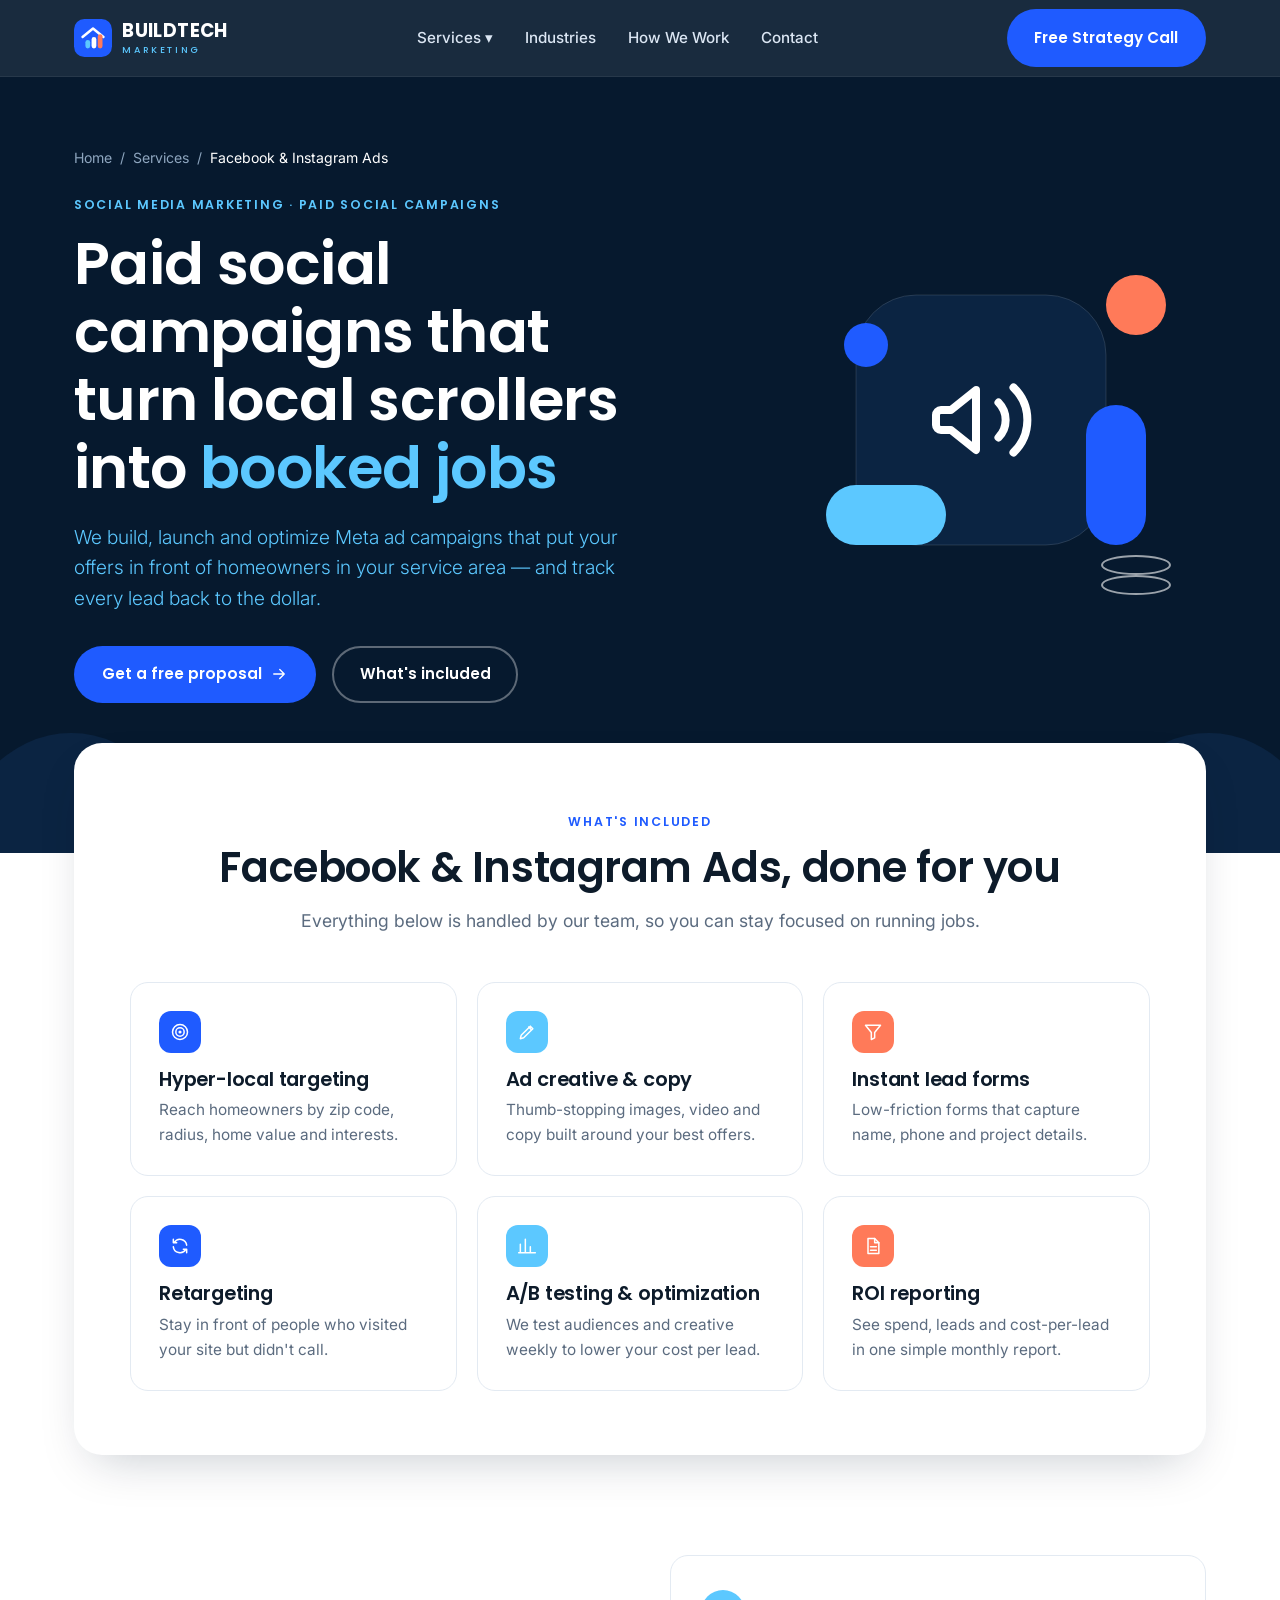
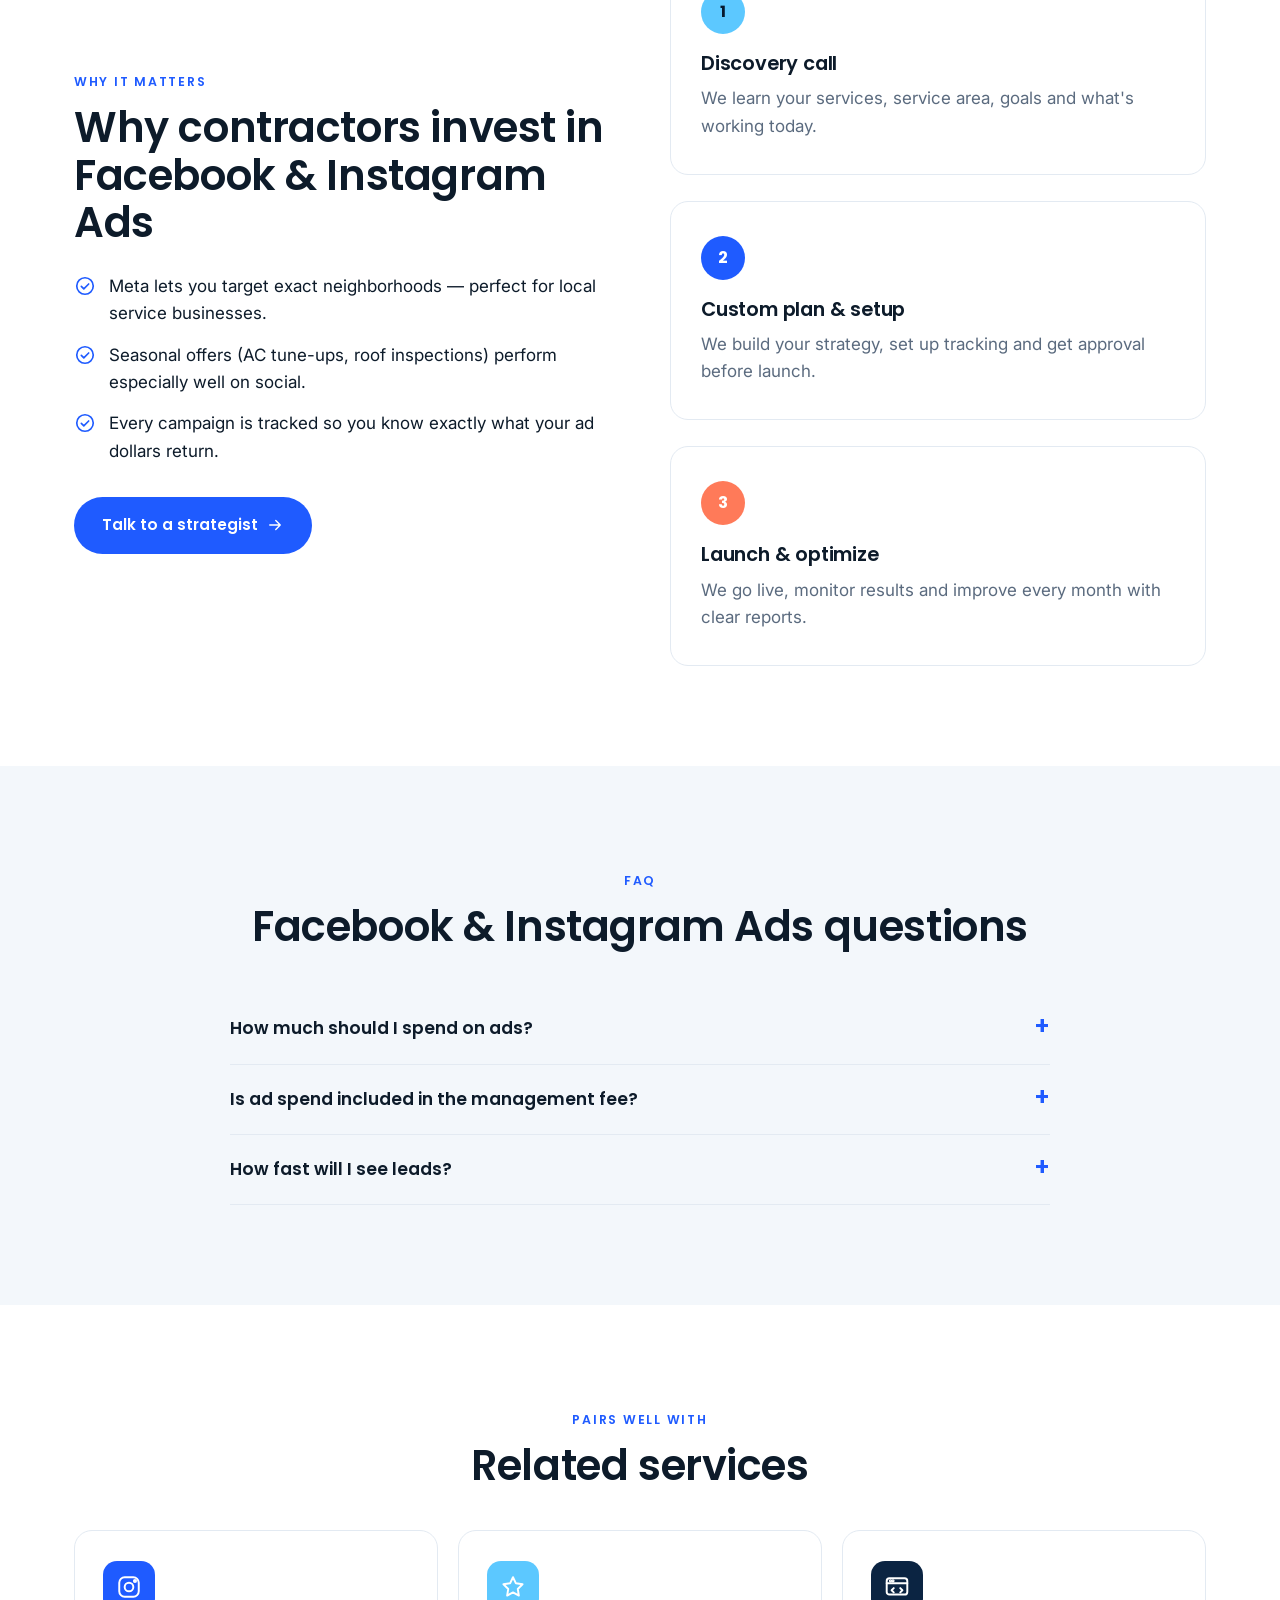
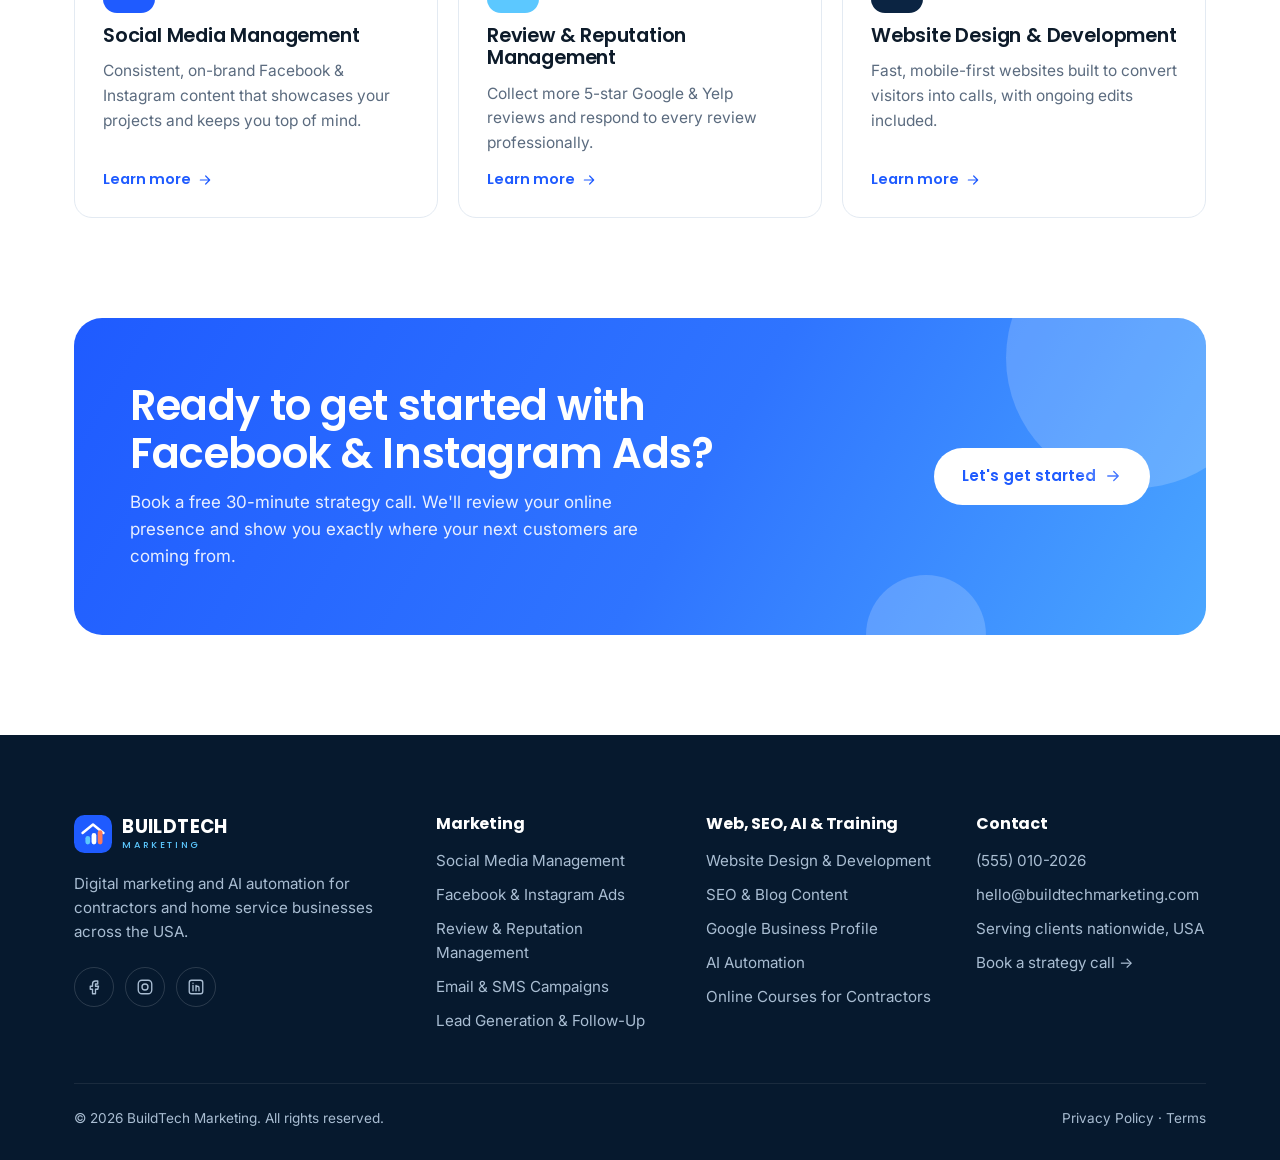
<file: facebook-instagram-ads.html>
<!DOCTYPE html>
<html lang="en">
<head>
<meta charset="utf-8">
<!-- Google tag -->
<script async src="https://www.googletagmanager.com/gtm.js?id=GTM-TVT2VMHB"></script>
<script>
  window.dataLayer = window.dataLayer || [];
  function gtag(){dataLayer.push(arguments);}
  gtag('js', new Date());
</script>
<meta name="viewport" content="width=device-width, initial-scale=1">
<title>Facebook &amp; Instagram Ads for Contractors | Paid Social Lead Gen | BuildTech Marketing</title>
<meta name="description" content="Facebook and Instagram ad campaigns built to generate booked jobs for contractors. Local targeting, lead forms, retargeting and transparent ROI reporting.">
<link rel="canonical" href="https://buildtechmarketing.com/facebook-instagram-ads">
<meta property="og:type" content="website"><meta property="og:site_name" content="BuildTech Marketing">
<meta property="og:title" content="Facebook &amp; Instagram Ads for Contractors | Paid Social Lead Gen | BuildTech Marketing"><meta property="og:description" content="Facebook and Instagram ad campaigns built to generate booked jobs for contractors. Local targeting, lead forms, retargeting and transparent ROI reporting."><meta property="og:url" content="https://buildtechmarketing.com/facebook-instagram-ads">
<meta name="twitter:card" content="summary_large_image">
<meta name="theme-color" content="#06192e">
<link rel="icon" href="assets/favicon.svg" type="image/svg+xml">
<link rel="preconnect" href="https://fonts.googleapis.com"><link rel="preconnect" href="https://fonts.gstatic.com" crossorigin>
<link href="https://fonts.googleapis.com/css2?family=Inter:wght@300;400;500;600&family=Poppins:wght@500;600;700&display=swap" rel="stylesheet">
<link rel="stylesheet" href="assets/style.css">
<script type="application/ld+json">{"@context": "https://schema.org", "@graph": [{"@type": "Service", "name": "Facebook & Instagram Ads", "serviceType": "Facebook & Instagram Ads", "description": "Facebook and Instagram ad campaigns built to generate booked jobs for contractors. Local targeting, lead forms, retargeting and transparent ROI reporting.", "provider": {"@type": "ProfessionalService", "name": "BuildTech Marketing", "url": "https://buildtechmarketing.com", "telephone": "(555) 010-2026", "email": "hello@buildtechmarketing.com", "areaServed": "United States", "description": "Digital marketing and AI automation agency for contractors and home service businesses."}, "areaServed": "United States", "url": "https://buildtechmarketing.com/facebook-instagram-ads"}, {"@type": "FAQPage", "mainEntity": [{"@type": "Question", "name": "How much should I spend on ads?", "acceptedAnswer": {"@type": "Answer", "text": "It depends on your market and goals. Many local service businesses start between $1,000 and $3,000 per month in ad spend. We'll recommend a budget during your strategy call."}}, {"@type": "Question", "name": "Is ad spend included in the management fee?", "acceptedAnswer": {"@type": "Answer", "text": "No. Ad spend is paid directly to Meta from your own account, so you keep full ownership and transparency."}}, {"@type": "Question", "name": "How fast will I see leads?", "acceptedAnswer": {"@type": "Answer", "text": "Campaigns typically start generating leads within the first 1\u20132 weeks, then improve as we optimize."}}]}, {"@type": "BreadcrumbList", "itemListElement": [{"@type": "ListItem", "position": 1, "name": "Home", "item": "https://buildtechmarketing.com/"}, {"@type": "ListItem", "position": 2, "name": "Services", "item": "https://buildtechmarketing.com/#services"}, {"@type": "ListItem", "position": 3, "name": "Facebook & Instagram Ads", "item": "https://buildtechmarketing.com/facebook-instagram-ads"}]}]}</script>
</head>
<body>
<header class="site-header">
 <div class="wrap nav">
  <a class="logo" href="index.html" aria-label="BuildTech Marketing home"><svg class="logo-mark" viewBox="0 0 40 40" aria-hidden="true"><rect width="40" height="40" rx="11" fill="#1f5bff"/>
<path d="M9 19 L20 10 L31 19" fill="none" stroke="#fff" stroke-width="2.6" stroke-linecap="round" stroke-linejoin="round"/>
<rect x="12" y="22" width="5" height="9" rx="2.5" fill="#5cc8ff"/><rect x="18.5" y="19" width="5" height="12" rx="2.5" fill="#fff"/><rect x="25" y="16" width="5" height="15" rx="2.5" fill="#ff7a59"/></svg><span class="logo-text">BUILDTECH<small>MARKETING</small></span></a>
  <ul class="menu" id="menu">
   <li class="has-drop"><a href="index.html#services">Services ▾</a><div class="drop"><a href="social-media-management.html"><span class="ic"><svg class="" viewBox="0 0 24 24" fill="none" stroke="currentColor" stroke-width="1.8" stroke-linecap="round" stroke-linejoin="round" aria-hidden="true"><rect x="3" y="3" width="18" height="18" rx="5"/><circle cx="12" cy="12" r="4"/><circle cx="17.5" cy="6.5" r="1"/></svg></span>Social Media Management</a><a href="facebook-instagram-ads.html"><span class="ic"><svg class="" viewBox="0 0 24 24" fill="none" stroke="currentColor" stroke-width="1.8" stroke-linecap="round" stroke-linejoin="round" aria-hidden="true"><path d="M3 11v2a1 1 0 0 0 1 1h2l5 4V6L6 10H4a1 1 0 0 0-1 1z"/><path d="M15.5 8.5a5 5 0 0 1 0 7"/><path d="M18.5 5.5a9 9 0 0 1 0 13"/></svg></span>Facebook & Instagram Ads</a><a href="reputation-management.html"><span class="ic"><svg class="" viewBox="0 0 24 24" fill="none" stroke="currentColor" stroke-width="1.8" stroke-linecap="round" stroke-linejoin="round" aria-hidden="true"><path d="M12 3l2.7 5.6 6.1.9-4.4 4.3 1 6.1L12 17l-5.4 2.9 1-6.1L3.2 9.5l6.1-.9z"/></svg></span>Review & Reputation Management</a><a href="website-design.html"><span class="ic"><svg class="" viewBox="0 0 24 24" fill="none" stroke="currentColor" stroke-width="1.8" stroke-linecap="round" stroke-linejoin="round" aria-hidden="true"><rect x="2.5" y="4" width="19" height="15" rx="2.5"/><path d="M2.5 8.5h19"/><circle cx="6" cy="6.3" r=".6"/><circle cx="8.3" cy="6.3" r=".6"/><path d="M9 13l-2 2 2 2M15 13l2 2-2 2"/></svg></span>Website Design & Development</a><a href="seo-content-marketing.html"><span class="ic"><svg class="" viewBox="0 0 24 24" fill="none" stroke="currentColor" stroke-width="1.8" stroke-linecap="round" stroke-linejoin="round" aria-hidden="true"><circle cx="10.5" cy="10.5" r="6.5"/><path d="M15.5 15.5L21 21"/><path d="M7.5 12l2-2 1.5 1.5 2.5-3"/></svg></span>SEO & Blog Content</a><a href="google-business-profile.html"><span class="ic"><svg class="" viewBox="0 0 24 24" fill="none" stroke="currentColor" stroke-width="1.8" stroke-linecap="round" stroke-linejoin="round" aria-hidden="true"><path d="M12 21s-7-6.2-7-11.5A7 7 0 0 1 19 9.5C19 14.8 12 21 12 21z"/><circle cx="12" cy="9.5" r="2.5"/></svg></span>Google Business Profile</a><a href="email-sms-campaigns.html"><span class="ic"><svg class="" viewBox="0 0 24 24" fill="none" stroke="currentColor" stroke-width="1.8" stroke-linecap="round" stroke-linejoin="round" aria-hidden="true"><rect x="3" y="5" width="18" height="14" rx="2.5"/><path d="M3.5 6.5l8.5 6.5 8.5-6.5"/></svg></span>Email & SMS Campaigns</a><a href="lead-generation.html"><span class="ic"><svg class="" viewBox="0 0 24 24" fill="none" stroke="currentColor" stroke-width="1.8" stroke-linecap="round" stroke-linejoin="round" aria-hidden="true"><path d="M3 4h18l-7 8.5V19l-4 2v-8.5z"/></svg></span>Lead Generation & Follow-Up</a><a href="ai-automation.html"><span class="ic"><svg class="" viewBox="0 0 24 24" fill="none" stroke="currentColor" stroke-width="1.8" stroke-linecap="round" stroke-linejoin="round" aria-hidden="true"><rect x="5" y="7" width="14" height="12" rx="3"/><path d="M12 3v4M9 12h.01M15 12h.01M9.5 15.5h5M2.5 12v3M21.5 12v3"/></svg></span>AI Automation</a><a href="online-courses-for-contractors.html"><span class="ic"><svg class="" viewBox="0 0 24 24" fill="none" stroke="currentColor" stroke-width="1.8" stroke-linecap="round" stroke-linejoin="round" aria-hidden="true"><path d="M2 9l10-5 10 5-10 5z"/><path d="M6 11v5c0 1.5 2.7 3 6 3s6-1.5 6-3v-5"/><path d="M22 9v6"/></svg></span>Online Courses for Contractors</a></div></li>
   <li><a href="index.html#industries">Industries</a></li>
   <li><a href="index.html#process">How We Work</a></li>
   <li><a href="contact.html">Contact</a></li>
  </ul>
  <div class="nav-cta"><a class="btn btn-primary" href="contact.html">Free Strategy Call</a>
   <button class="burger" aria-label="Open menu" aria-controls="menu" aria-expanded="false" onclick="var m=document.getElementById('menu');m.classList.toggle('open');this.setAttribute('aria-expanded',m.classList.contains('open'))"><svg class="" viewBox="0 0 24 24" fill="none" stroke="currentColor" stroke-width="1.8" stroke-linecap="round" stroke-linejoin="round" aria-hidden="true"><path d="M4 7h16M4 12h16M4 17h16"/></svg></button></div>
 </div>
</header>
<main>
<section class="hero svc-hero"><div class="wrap hero-grid">
 <div>
  <nav class="crumbs" aria-label="Breadcrumb"><a href="index.html">Home</a>/<a href="index.html#services">Services</a>/<span style="color:#fff">Facebook & Instagram Ads</span></nav>
  <span class="eyebrow" style="margin-top:1.6rem">Social Media Marketing · Paid social campaigns</span>
  <h1>Paid social campaigns that turn local scrollers into <em>booked jobs</em></h1>
  <p class="lead">We build, launch and optimize Meta ad campaigns that put your offers in front of homeowners in your service area — and track every lead back to the dollar.</p>
  <div class="actions"><a class="btn btn-primary" href="contact.html">Get a free proposal <svg class="" viewBox="0 0 24 24" fill="none" stroke="currentColor" stroke-width="1.8" stroke-linecap="round" stroke-linejoin="round" aria-hidden="true"><path d="M5 12h14M13 6l6 6-6 6"/></svg></a><a class="btn btn-ghost" href="#included">What's included</a></div>
 </div>
 <svg class="hero-art" viewBox="0 0 420 380" aria-hidden="true">
 <g class="float"><circle cx="350" cy="70" r="30" fill="#ff7a59"/></g>
 <rect x="70" y="60" width="250" height="250" rx="60" fill="#0b2442" stroke="rgba(255,255,255,.12)"/>
 <rect x="40" y="250" width="120" height="60" rx="30" fill="#5cc8ff"/>
 <g class="float d2"><rect x="300" y="170" width="60" height="140" rx="30" fill="#1f5bff"/></g>
 <circle cx="80" cy="110" r="22" fill="#1f5bff"/>
 <g transform="translate(135 125) scale(5)" fill="none" stroke="#fff" stroke-width="1.6" stroke-linecap="round" stroke-linejoin="round"><path d="M3 11v2a1 1 0 0 0 1 1h2l5 4V6L6 10H4a1 1 0 0 0-1 1z"/><path d="M15.5 8.5a5 5 0 0 1 0 7"/><path d="M18.5 5.5a9 9 0 0 1 0 13"/></g>
 <g class="float d3" fill="none" stroke="#fff" stroke-width="2" opacity=".6"><ellipse cx="350" cy="330" rx="34" ry="9"/><ellipse cx="350" cy="350" rx="34" ry="9"/></g>
</svg>
</div><svg class="waves" viewBox="0 0 1440 150" preserveAspectRatio="none" aria-hidden="true">
 <circle cx="80" cy="160" r="130" fill="#0b2442"/><circle cx="380" cy="170" r="110" fill="#0e2a4d"/>
 <circle cx="720" cy="175" r="120" fill="#0b2442"/><circle cx="1050" cy="165" r="125" fill="#0e2a4d"/><circle cx="1360" cy="160" r="130" fill="#0b2442"/>
</svg></section>

<div class="wrap overlap" id="included"><div class="panel">
 <div class="center"><span class="eyebrow dark">What's included</span><h2 style="margin-top:.6rem">Facebook & Instagram Ads, done for you</h2>
 <p class="sub" style="margin-top:1rem">Everything below is handled by our team, so you can stay focused on running jobs.</p></div>
 <div class="incl"><div class="incl-item reveal"><span class="dot c-blue"><svg class="" viewBox="0 0 24 24" fill="none" stroke="currentColor" stroke-width="1.8" stroke-linecap="round" stroke-linejoin="round" aria-hidden="true"><circle cx="12" cy="12" r="9"/><circle cx="12" cy="12" r="5"/><circle cx="12" cy="12" r="1"/></svg></span><h3>Hyper-local targeting</h3><p>Reach homeowners by zip code, radius, home value and interests.</p></div><div class="incl-item reveal"><span class="dot c-sky"><svg class="" viewBox="0 0 24 24" fill="none" stroke="currentColor" stroke-width="1.8" stroke-linecap="round" stroke-linejoin="round" aria-hidden="true"><path d="M4 20l4-1 11-11-3-3L5 16z"/><path d="M14 6l3 3"/></svg></span><h3>Ad creative & copy</h3><p>Thumb-stopping images, video and copy built around your best offers.</p></div><div class="incl-item reveal"><span class="dot c-coral"><svg class="" viewBox="0 0 24 24" fill="none" stroke="currentColor" stroke-width="1.8" stroke-linecap="round" stroke-linejoin="round" aria-hidden="true"><path d="M3 4h18l-7 8.5V19l-4 2v-8.5z"/></svg></span><h3>Instant lead forms</h3><p>Low-friction forms that capture name, phone and project details.</p></div><div class="incl-item reveal"><span class="dot c-blue"><svg class="" viewBox="0 0 24 24" fill="none" stroke="currentColor" stroke-width="1.8" stroke-linecap="round" stroke-linejoin="round" aria-hidden="true"><path d="M20 11a8 8 0 0 0-14.9-3M4 4v4h4M4 13a8 8 0 0 0 14.9 3M20 20v-4h-4"/></svg></span><h3>Retargeting</h3><p>Stay in front of people who visited your site but didn't call.</p></div><div class="incl-item reveal"><span class="dot c-sky"><svg class="" viewBox="0 0 24 24" fill="none" stroke="currentColor" stroke-width="1.8" stroke-linecap="round" stroke-linejoin="round" aria-hidden="true"><path d="M4 20V10M10 20V4M16 20v-7M22 20H2"/></svg></span><h3>A/B testing & optimization</h3><p>We test audiences and creative weekly to lower your cost per lead.</p></div><div class="incl-item reveal"><span class="dot c-coral"><svg class="" viewBox="0 0 24 24" fill="none" stroke="currentColor" stroke-width="1.8" stroke-linecap="round" stroke-linejoin="round" aria-hidden="true"><path d="M6 3h8l5 5v13H6z"/><path d="M14 3v5h5M9 13h7M9 17h7"/></svg></span><h3>ROI reporting</h3><p>See spend, leads and cost-per-lead in one simple monthly report.</p></div></div>
</div></div>

<section><div class="wrap split">
 <div class="reveal"><span class="eyebrow dark">Why it matters</span><h2 style="margin-top:.6rem">Why contractors invest in Facebook & Instagram Ads</h2>
  <ul class="checklist"><li><svg class="" viewBox="0 0 24 24" fill="none" stroke="currentColor" stroke-width="1.8" stroke-linecap="round" stroke-linejoin="round" aria-hidden="true"><circle cx="12" cy="12" r="9"/><path d="M8 12.5l2.7 2.7L16 9.8"/></svg><span>Meta lets you target exact neighborhoods — perfect for local service businesses.</span></li><li><svg class="" viewBox="0 0 24 24" fill="none" stroke="currentColor" stroke-width="1.8" stroke-linecap="round" stroke-linejoin="round" aria-hidden="true"><circle cx="12" cy="12" r="9"/><path d="M8 12.5l2.7 2.7L16 9.8"/></svg><span>Seasonal offers (AC tune-ups, roof inspections) perform especially well on social.</span></li><li><svg class="" viewBox="0 0 24 24" fill="none" stroke="currentColor" stroke-width="1.8" stroke-linecap="round" stroke-linejoin="round" aria-hidden="true"><circle cx="12" cy="12" r="9"/><path d="M8 12.5l2.7 2.7L16 9.8"/></svg><span>Every campaign is tracked so you know exactly what your ad dollars return.</span></li></ul>
  <a class="btn btn-primary" style="margin-top:2rem" href="contact.html">Talk to a strategist <svg class="" viewBox="0 0 24 24" fill="none" stroke="currentColor" stroke-width="1.8" stroke-linecap="round" stroke-linejoin="round" aria-hidden="true"><path d="M5 12h14M13 6l6 6-6 6"/></svg></a></div>
 <div class="steps light reveal" style="grid-template-columns:1fr;margin-top:0">
  <div class="step"><div class="num c-sky" style="color:#06192e;width:44px;height:44px;font-size:1rem">1</div><h3>Discovery call</h3><p>We learn your services, service area, goals and what's working today.</p></div>
  <div class="step"><div class="num c-blue" style="color:#fff;width:44px;height:44px;font-size:1rem">2</div><h3>Custom plan & setup</h3><p>We build your strategy, set up tracking and get approval before launch.</p></div>
  <div class="step"><div class="num c-coral" style="color:#fff;width:44px;height:44px;font-size:1rem">3</div><h3>Launch & optimize</h3><p>We go live, monitor results and improve every month with clear reports.</p></div>
 </div>
</div></section>

<section class="bg-soft"><div class="wrap">
 <div class="center"><span class="eyebrow dark">FAQ</span><h2 style="margin-top:.6rem">Facebook & Instagram Ads questions</h2></div>
 <div class="faq"><details><summary>How much should I spend on ads?</summary><p>It depends on your market and goals. Many local service businesses start between $1,000 and $3,000 per month in ad spend. We'll recommend a budget during your strategy call.</p></details><details><summary>Is ad spend included in the management fee?</summary><p>No. Ad spend is paid directly to Meta from your own account, so you keep full ownership and transparency.</p></details><details><summary>How fast will I see leads?</summary><p>Campaigns typically start generating leads within the first 1–2 weeks, then improve as we optimize.</p></details></div>
</div></section>

<section style="padding-bottom:0"><div class="wrap">
 <div class="center"><span class="eyebrow dark">Pairs well with</span><h2 style="margin-top:.6rem">Related services</h2></div>
 <div class="related"><a class="svc-card reveal" href="social-media-management.html"><span class="ic c-blue"><svg class="" viewBox="0 0 24 24" fill="none" stroke="currentColor" stroke-width="1.8" stroke-linecap="round" stroke-linejoin="round" aria-hidden="true"><rect x="3" y="3" width="18" height="18" rx="5"/><circle cx="12" cy="12" r="4"/><circle cx="17.5" cy="6.5" r="1"/></svg></span>
<h3>Social Media Management</h3><p>Consistent, on-brand Facebook & Instagram content that showcases your projects and keeps you top of mind.</p><span class="more">Learn more <svg class="" viewBox="0 0 24 24" fill="none" stroke="currentColor" stroke-width="1.8" stroke-linecap="round" stroke-linejoin="round" aria-hidden="true"><path d="M5 12h14M13 6l6 6-6 6"/></svg></span></a><a class="svc-card reveal" href="reputation-management.html"><span class="ic c-sky"><svg class="" viewBox="0 0 24 24" fill="none" stroke="currentColor" stroke-width="1.8" stroke-linecap="round" stroke-linejoin="round" aria-hidden="true"><path d="M12 3l2.7 5.6 6.1.9-4.4 4.3 1 6.1L12 17l-5.4 2.9 1-6.1L3.2 9.5l6.1-.9z"/></svg></span>
<h3>Review & Reputation Management</h3><p>Collect more 5-star Google & Yelp reviews and respond to every review professionally.</p><span class="more">Learn more <svg class="" viewBox="0 0 24 24" fill="none" stroke="currentColor" stroke-width="1.8" stroke-linecap="round" stroke-linejoin="round" aria-hidden="true"><path d="M5 12h14M13 6l6 6-6 6"/></svg></span></a><a class="svc-card reveal" href="website-design.html"><span class="ic c-navy"><svg class="" viewBox="0 0 24 24" fill="none" stroke="currentColor" stroke-width="1.8" stroke-linecap="round" stroke-linejoin="round" aria-hidden="true"><rect x="2.5" y="4" width="19" height="15" rx="2.5"/><path d="M2.5 8.5h19"/><circle cx="6" cy="6.3" r=".6"/><circle cx="8.3" cy="6.3" r=".6"/><path d="M9 13l-2 2 2 2M15 13l2 2-2 2"/></svg></span>
<h3>Website Design & Development</h3><p>Fast, mobile-first websites built to convert visitors into calls, with ongoing edits included.</p><span class="more">Learn more <svg class="" viewBox="0 0 24 24" fill="none" stroke="currentColor" stroke-width="1.8" stroke-linecap="round" stroke-linejoin="round" aria-hidden="true"><path d="M5 12h14M13 6l6 6-6 6"/></svg></span></a></div>
</div></section>
<section><div class="wrap"><div class="cta-band reveal">
 <span class="blob" style="width:260px;height:260px;right:-60px;top:-90px"></span><span class="blob" style="width:120px;height:120px;right:220px;bottom:-60px"></span>
 <div><h2>Ready to get started with Facebook & Instagram Ads?</h2><p>Book a free 30-minute strategy call. We'll review your online presence and show you exactly where your next customers are coming from.</p></div>
 <a class="btn" href="contact.html">Let's get started <svg class="" viewBox="0 0 24 24" fill="none" stroke="currentColor" stroke-width="1.8" stroke-linecap="round" stroke-linejoin="round" aria-hidden="true"><path d="M5 12h14M13 6l6 6-6 6"/></svg></a></div></div></section></main>
<footer class="site-footer">
 <div class="wrap">
  <div class="foot-grid">
   <div><a class="logo" href="index.html"><svg class="logo-mark" viewBox="0 0 40 40" aria-hidden="true"><rect width="40" height="40" rx="11" fill="#1f5bff"/>
<path d="M9 19 L20 10 L31 19" fill="none" stroke="#fff" stroke-width="2.6" stroke-linecap="round" stroke-linejoin="round"/>
<rect x="12" y="22" width="5" height="9" rx="2.5" fill="#5cc8ff"/><rect x="18.5" y="19" width="5" height="12" rx="2.5" fill="#fff"/><rect x="25" y="16" width="5" height="15" rx="2.5" fill="#ff7a59"/></svg><span class="logo-text">BUILDTECH<small>MARKETING</small></span></a>
    <p style="margin-top:1.2rem;max-width:300px">Digital marketing and AI automation for contractors and home service businesses across the USA.</p>
    <div class="socials"><a href="#" aria-label="Facebook"><svg class="" viewBox="0 0 24 24" fill="none" stroke="currentColor" stroke-width="1.8" stroke-linecap="round" stroke-linejoin="round" aria-hidden="true"><path d="M14 8h3V4h-3a4 4 0 0 0-4 4v3H7v4h3v6h4v-6h3l1-4h-4V8z"/></svg></a><a href="#" aria-label="Instagram"><svg class="" viewBox="0 0 24 24" fill="none" stroke="currentColor" stroke-width="1.8" stroke-linecap="round" stroke-linejoin="round" aria-hidden="true"><rect x="3" y="3" width="18" height="18" rx="5"/><circle cx="12" cy="12" r="4"/></svg></a><a href="#" aria-label="LinkedIn"><svg class="" viewBox="0 0 24 24" fill="none" stroke="currentColor" stroke-width="1.8" stroke-linecap="round" stroke-linejoin="round" aria-hidden="true"><rect x="3" y="3" width="18" height="18" rx="3"/><path d="M8 10v7M8 7v.01M12 17v-4a2 2 0 0 1 4 0v4M12 10v7"/></svg></a></div></div>
   <div><h4>Marketing</h4><ul><li><a href="social-media-management.html">Social Media Management</a></li><li><a href="facebook-instagram-ads.html">Facebook & Instagram Ads</a></li><li><a href="reputation-management.html">Review & Reputation Management</a></li><li><a href="email-sms-campaigns.html">Email & SMS Campaigns</a></li><li><a href="lead-generation.html">Lead Generation & Follow-Up</a></li></ul></div>
   <div><h4>Web, SEO, AI &amp; Training</h4><ul><li><a href="website-design.html">Website Design & Development</a></li><li><a href="seo-content-marketing.html">SEO & Blog Content</a></li><li><a href="google-business-profile.html">Google Business Profile</a></li><li><a href="ai-automation.html">AI Automation</a></li><li><a href="online-courses-for-contractors.html">Online Courses for Contractors</a></li></ul></div>
   <div><h4>Contact</h4><ul><li>(555) 010-2026</li><li>hello@buildtechmarketing.com</li><li>Serving clients nationwide, USA</li><li><a href="contact.html">Book a strategy call →</a></li></ul></div>
  </div>
  <div class="foot-bottom"><span>© 2026 BuildTech Marketing. All rights reserved.</span><span><a href="#">Privacy Policy</a> · <a href="#">Terms</a></span></div>
 </div>
</footer>
<script>
(function(){var els=document.querySelectorAll('.reveal');if(!('IntersectionObserver' in window)){els.forEach(function(e){e.classList.add('in')});return}
var io=new IntersectionObserver(function(en){en.forEach(function(e){if(e.isIntersecting){e.target.classList.add('in');io.unobserve(e.target)}})},{threshold:.12});els.forEach(function(e){io.observe(e)})})();
</script>
</body></html>
</file>
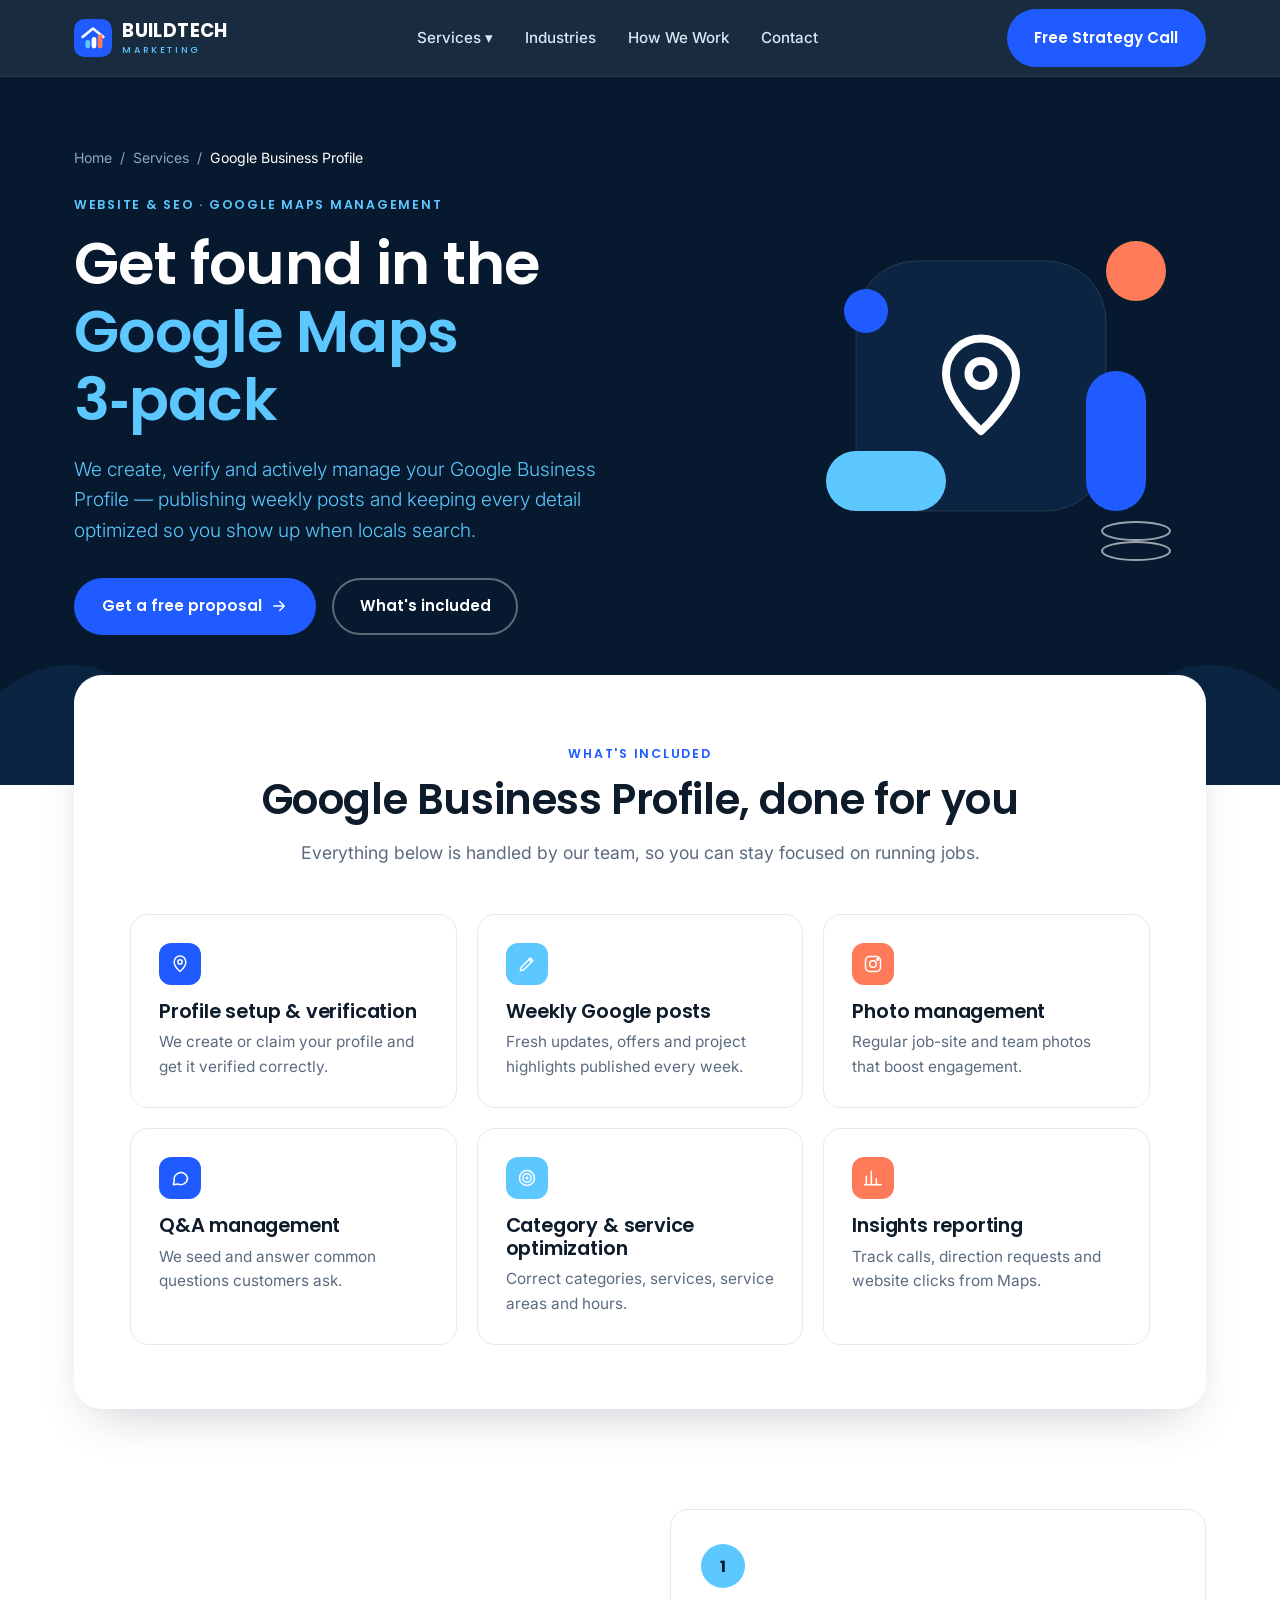
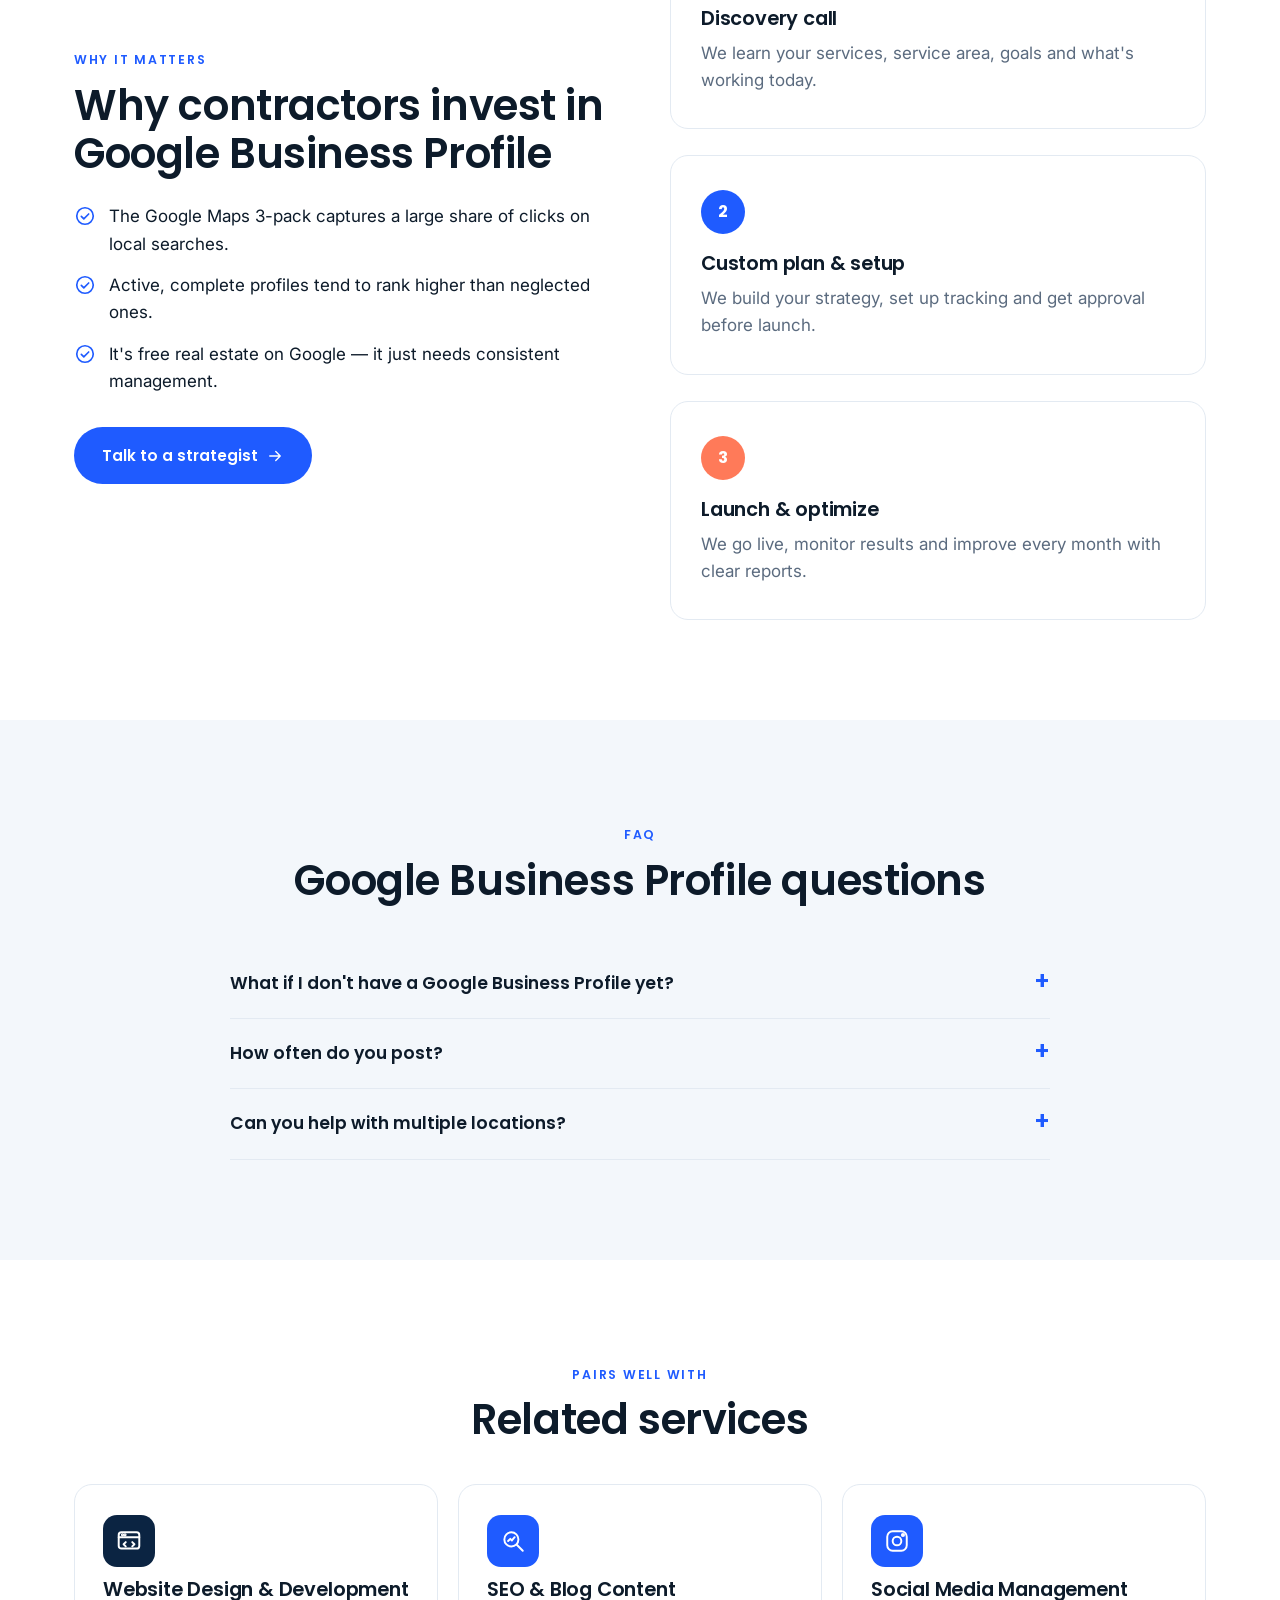
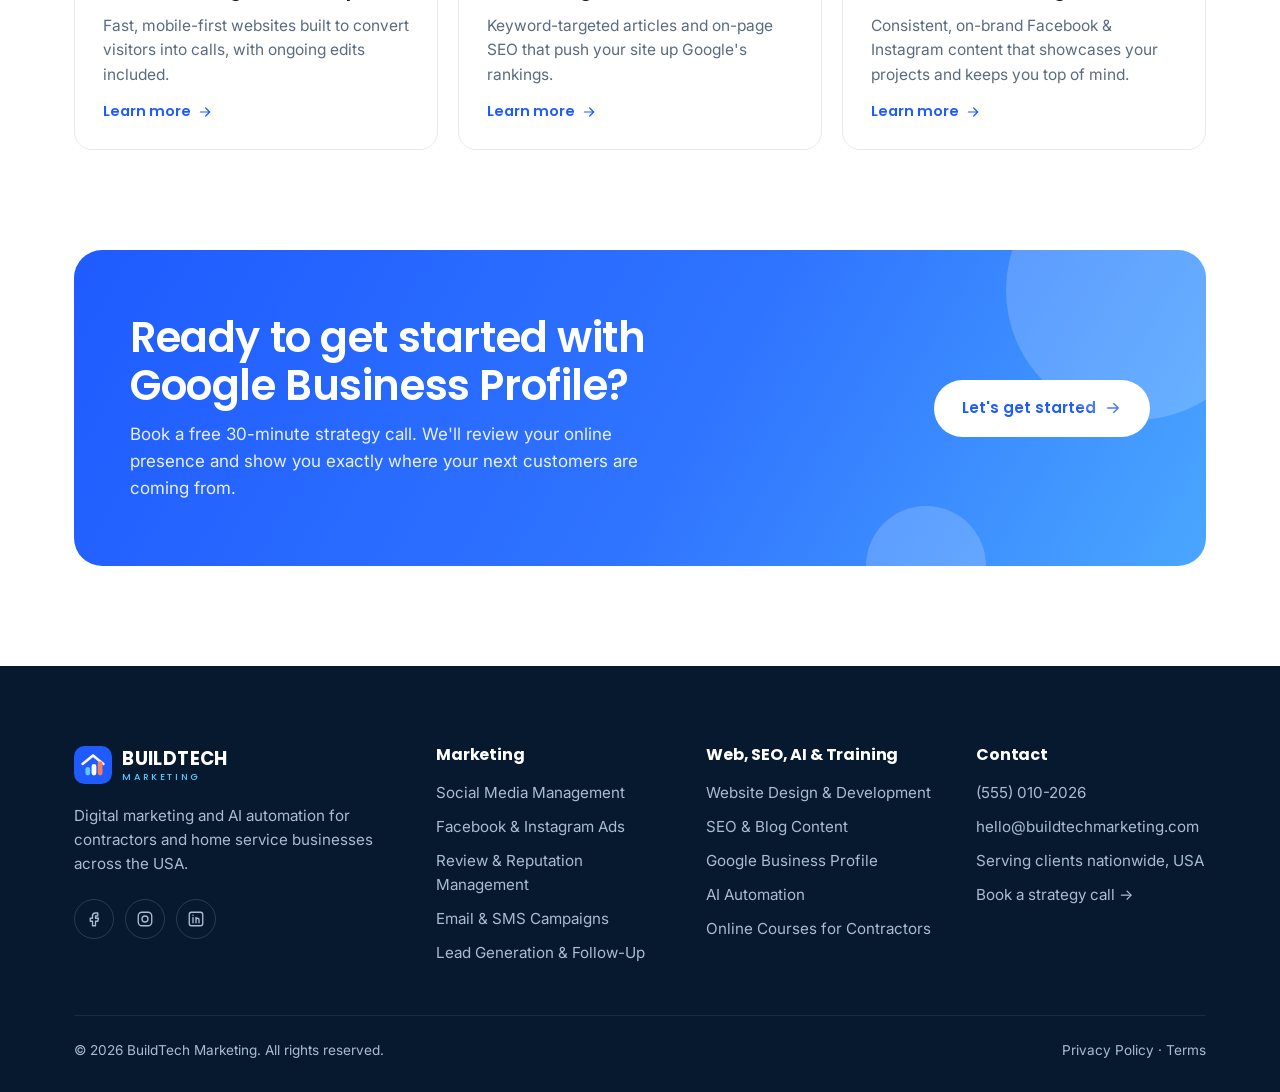
<file: google-business-profile.html>
<!DOCTYPE html>
<html lang="en">
<head>
<meta charset="utf-8">
<!-- Google tag -->
<script async src="https://www.googletagmanager.com/gtm.js?id=GTM-TVT2VMHB"></script>
<script>
  window.dataLayer = window.dataLayer || [];
  function gtag(){dataLayer.push(arguments);}
  gtag('js', new Date());
</script>
<meta name="viewport" content="width=device-width, initial-scale=1">
<title>Google Business Profile Management | Rank in Google Maps | BuildTech Marketing</title>
<meta name="description" content="Google Business Profile setup and weekly management for contractors. Weekly posts, photos, Q&amp;A and optimization to rank in the Google Maps 3-pack.">
<link rel="canonical" href="https://buildtechmarketing.com/google-business-profile">
<meta property="og:type" content="website"><meta property="og:site_name" content="BuildTech Marketing">
<meta property="og:title" content="Google Business Profile Management | Rank in Google Maps | BuildTech Marketing"><meta property="og:description" content="Google Business Profile setup and weekly management for contractors. Weekly posts, photos, Q&amp;A and optimization to rank in the Google Maps 3-pack."><meta property="og:url" content="https://buildtechmarketing.com/google-business-profile">
<meta name="twitter:card" content="summary_large_image">
<meta name="theme-color" content="#06192e">
<link rel="icon" href="assets/favicon.svg" type="image/svg+xml">
<link rel="preconnect" href="https://fonts.googleapis.com"><link rel="preconnect" href="https://fonts.gstatic.com" crossorigin>
<link href="https://fonts.googleapis.com/css2?family=Inter:wght@300;400;500;600&family=Poppins:wght@500;600;700&display=swap" rel="stylesheet">
<link rel="stylesheet" href="assets/style.css">
<script type="application/ld+json">{"@context": "https://schema.org", "@graph": [{"@type": "Service", "name": "Google Business Profile", "serviceType": "Google Business Profile", "description": "Google Business Profile setup and weekly management for contractors. Weekly posts, photos, Q&A and optimization to rank in the Google Maps 3-pack.", "provider": {"@type": "ProfessionalService", "name": "BuildTech Marketing", "url": "https://buildtechmarketing.com", "telephone": "(555) 010-2026", "email": "hello@buildtechmarketing.com", "areaServed": "United States", "description": "Digital marketing and AI automation agency for contractors and home service businesses."}, "areaServed": "United States", "url": "https://buildtechmarketing.com/google-business-profile"}, {"@type": "FAQPage", "mainEntity": [{"@type": "Question", "name": "What if I don't have a Google Business Profile yet?", "acceptedAnswer": {"@type": "Answer", "text": "We'll create one for you and handle the verification process from start to finish."}}, {"@type": "Question", "name": "How often do you post?", "acceptedAnswer": {"@type": "Answer", "text": "We publish at least one post every week, plus new photos and updates as your business grows."}}, {"@type": "Question", "name": "Can you help with multiple locations?", "acceptedAnswer": {"@type": "Answer", "text": "Yes. We manage profiles for single and multi-location businesses."}}]}, {"@type": "BreadcrumbList", "itemListElement": [{"@type": "ListItem", "position": 1, "name": "Home", "item": "https://buildtechmarketing.com/"}, {"@type": "ListItem", "position": 2, "name": "Services", "item": "https://buildtechmarketing.com/#services"}, {"@type": "ListItem", "position": 3, "name": "Google Business Profile", "item": "https://buildtechmarketing.com/google-business-profile"}]}]}</script>
</head>
<body>
<header class="site-header">
 <div class="wrap nav">
  <a class="logo" href="index.html" aria-label="BuildTech Marketing home"><svg class="logo-mark" viewBox="0 0 40 40" aria-hidden="true"><rect width="40" height="40" rx="11" fill="#1f5bff"/>
<path d="M9 19 L20 10 L31 19" fill="none" stroke="#fff" stroke-width="2.6" stroke-linecap="round" stroke-linejoin="round"/>
<rect x="12" y="22" width="5" height="9" rx="2.5" fill="#5cc8ff"/><rect x="18.5" y="19" width="5" height="12" rx="2.5" fill="#fff"/><rect x="25" y="16" width="5" height="15" rx="2.5" fill="#ff7a59"/></svg><span class="logo-text">BUILDTECH<small>MARKETING</small></span></a>
  <ul class="menu" id="menu">
   <li class="has-drop"><a href="index.html#services">Services ▾</a><div class="drop"><a href="social-media-management.html"><span class="ic"><svg class="" viewBox="0 0 24 24" fill="none" stroke="currentColor" stroke-width="1.8" stroke-linecap="round" stroke-linejoin="round" aria-hidden="true"><rect x="3" y="3" width="18" height="18" rx="5"/><circle cx="12" cy="12" r="4"/><circle cx="17.5" cy="6.5" r="1"/></svg></span>Social Media Management</a><a href="facebook-instagram-ads.html"><span class="ic"><svg class="" viewBox="0 0 24 24" fill="none" stroke="currentColor" stroke-width="1.8" stroke-linecap="round" stroke-linejoin="round" aria-hidden="true"><path d="M3 11v2a1 1 0 0 0 1 1h2l5 4V6L6 10H4a1 1 0 0 0-1 1z"/><path d="M15.5 8.5a5 5 0 0 1 0 7"/><path d="M18.5 5.5a9 9 0 0 1 0 13"/></svg></span>Facebook & Instagram Ads</a><a href="reputation-management.html"><span class="ic"><svg class="" viewBox="0 0 24 24" fill="none" stroke="currentColor" stroke-width="1.8" stroke-linecap="round" stroke-linejoin="round" aria-hidden="true"><path d="M12 3l2.7 5.6 6.1.9-4.4 4.3 1 6.1L12 17l-5.4 2.9 1-6.1L3.2 9.5l6.1-.9z"/></svg></span>Review & Reputation Management</a><a href="website-design.html"><span class="ic"><svg class="" viewBox="0 0 24 24" fill="none" stroke="currentColor" stroke-width="1.8" stroke-linecap="round" stroke-linejoin="round" aria-hidden="true"><rect x="2.5" y="4" width="19" height="15" rx="2.5"/><path d="M2.5 8.5h19"/><circle cx="6" cy="6.3" r=".6"/><circle cx="8.3" cy="6.3" r=".6"/><path d="M9 13l-2 2 2 2M15 13l2 2-2 2"/></svg></span>Website Design & Development</a><a href="seo-content-marketing.html"><span class="ic"><svg class="" viewBox="0 0 24 24" fill="none" stroke="currentColor" stroke-width="1.8" stroke-linecap="round" stroke-linejoin="round" aria-hidden="true"><circle cx="10.5" cy="10.5" r="6.5"/><path d="M15.5 15.5L21 21"/><path d="M7.5 12l2-2 1.5 1.5 2.5-3"/></svg></span>SEO & Blog Content</a><a href="google-business-profile.html"><span class="ic"><svg class="" viewBox="0 0 24 24" fill="none" stroke="currentColor" stroke-width="1.8" stroke-linecap="round" stroke-linejoin="round" aria-hidden="true"><path d="M12 21s-7-6.2-7-11.5A7 7 0 0 1 19 9.5C19 14.8 12 21 12 21z"/><circle cx="12" cy="9.5" r="2.5"/></svg></span>Google Business Profile</a><a href="email-sms-campaigns.html"><span class="ic"><svg class="" viewBox="0 0 24 24" fill="none" stroke="currentColor" stroke-width="1.8" stroke-linecap="round" stroke-linejoin="round" aria-hidden="true"><rect x="3" y="5" width="18" height="14" rx="2.5"/><path d="M3.5 6.5l8.5 6.5 8.5-6.5"/></svg></span>Email & SMS Campaigns</a><a href="lead-generation.html"><span class="ic"><svg class="" viewBox="0 0 24 24" fill="none" stroke="currentColor" stroke-width="1.8" stroke-linecap="round" stroke-linejoin="round" aria-hidden="true"><path d="M3 4h18l-7 8.5V19l-4 2v-8.5z"/></svg></span>Lead Generation & Follow-Up</a><a href="ai-automation.html"><span class="ic"><svg class="" viewBox="0 0 24 24" fill="none" stroke="currentColor" stroke-width="1.8" stroke-linecap="round" stroke-linejoin="round" aria-hidden="true"><rect x="5" y="7" width="14" height="12" rx="3"/><path d="M12 3v4M9 12h.01M15 12h.01M9.5 15.5h5M2.5 12v3M21.5 12v3"/></svg></span>AI Automation</a><a href="online-courses-for-contractors.html"><span class="ic"><svg class="" viewBox="0 0 24 24" fill="none" stroke="currentColor" stroke-width="1.8" stroke-linecap="round" stroke-linejoin="round" aria-hidden="true"><path d="M2 9l10-5 10 5-10 5z"/><path d="M6 11v5c0 1.5 2.7 3 6 3s6-1.5 6-3v-5"/><path d="M22 9v6"/></svg></span>Online Courses for Contractors</a></div></li>
   <li><a href="index.html#industries">Industries</a></li>
   <li><a href="index.html#process">How We Work</a></li>
   <li><a href="contact.html">Contact</a></li>
  </ul>
  <div class="nav-cta"><a class="btn btn-primary" href="contact.html">Free Strategy Call</a>
   <button class="burger" aria-label="Open menu" aria-controls="menu" aria-expanded="false" onclick="var m=document.getElementById('menu');m.classList.toggle('open');this.setAttribute('aria-expanded',m.classList.contains('open'))"><svg class="" viewBox="0 0 24 24" fill="none" stroke="currentColor" stroke-width="1.8" stroke-linecap="round" stroke-linejoin="round" aria-hidden="true"><path d="M4 7h16M4 12h16M4 17h16"/></svg></button></div>
 </div>
</header>
<main>
<section class="hero svc-hero"><div class="wrap hero-grid">
 <div>
  <nav class="crumbs" aria-label="Breadcrumb"><a href="index.html">Home</a>/<a href="index.html#services">Services</a>/<span style="color:#fff">Google Business Profile</span></nav>
  <span class="eyebrow" style="margin-top:1.6rem">Website & SEO · Google Maps management</span>
  <h1>Get found in the <em>Google Maps 3&#8209;pack</em></h1>
  <p class="lead">We create, verify and actively manage your Google Business Profile — publishing weekly posts and keeping every detail optimized so you show up when locals search.</p>
  <div class="actions"><a class="btn btn-primary" href="contact.html">Get a free proposal <svg class="" viewBox="0 0 24 24" fill="none" stroke="currentColor" stroke-width="1.8" stroke-linecap="round" stroke-linejoin="round" aria-hidden="true"><path d="M5 12h14M13 6l6 6-6 6"/></svg></a><a class="btn btn-ghost" href="#included">What's included</a></div>
 </div>
 <svg class="hero-art" viewBox="0 0 420 380" aria-hidden="true">
 <g class="float"><circle cx="350" cy="70" r="30" fill="#ff7a59"/></g>
 <rect x="70" y="60" width="250" height="250" rx="60" fill="#0b2442" stroke="rgba(255,255,255,.12)"/>
 <rect x="40" y="250" width="120" height="60" rx="30" fill="#5cc8ff"/>
 <g class="float d2"><rect x="300" y="170" width="60" height="140" rx="30" fill="#1f5bff"/></g>
 <circle cx="80" cy="110" r="22" fill="#1f5bff"/>
 <g transform="translate(135 125) scale(5)" fill="none" stroke="#fff" stroke-width="1.6" stroke-linecap="round" stroke-linejoin="round"><path d="M12 21s-7-6.2-7-11.5A7 7 0 0 1 19 9.5C19 14.8 12 21 12 21z"/><circle cx="12" cy="9.5" r="2.5"/></g>
 <g class="float d3" fill="none" stroke="#fff" stroke-width="2" opacity=".6"><ellipse cx="350" cy="330" rx="34" ry="9"/><ellipse cx="350" cy="350" rx="34" ry="9"/></g>
</svg>
</div><svg class="waves" viewBox="0 0 1440 150" preserveAspectRatio="none" aria-hidden="true">
 <circle cx="80" cy="160" r="130" fill="#0b2442"/><circle cx="380" cy="170" r="110" fill="#0e2a4d"/>
 <circle cx="720" cy="175" r="120" fill="#0b2442"/><circle cx="1050" cy="165" r="125" fill="#0e2a4d"/><circle cx="1360" cy="160" r="130" fill="#0b2442"/>
</svg></section>

<div class="wrap overlap" id="included"><div class="panel">
 <div class="center"><span class="eyebrow dark">What's included</span><h2 style="margin-top:.6rem">Google Business Profile, done for you</h2>
 <p class="sub" style="margin-top:1rem">Everything below is handled by our team, so you can stay focused on running jobs.</p></div>
 <div class="incl"><div class="incl-item reveal"><span class="dot c-blue"><svg class="" viewBox="0 0 24 24" fill="none" stroke="currentColor" stroke-width="1.8" stroke-linecap="round" stroke-linejoin="round" aria-hidden="true"><path d="M12 21s-7-6.2-7-11.5A7 7 0 0 1 19 9.5C19 14.8 12 21 12 21z"/><circle cx="12" cy="9.5" r="2.5"/></svg></span><h3>Profile setup & verification</h3><p>We create or claim your profile and get it verified correctly.</p></div><div class="incl-item reveal"><span class="dot c-sky"><svg class="" viewBox="0 0 24 24" fill="none" stroke="currentColor" stroke-width="1.8" stroke-linecap="round" stroke-linejoin="round" aria-hidden="true"><path d="M4 20l4-1 11-11-3-3L5 16z"/><path d="M14 6l3 3"/></svg></span><h3>Weekly Google posts</h3><p>Fresh updates, offers and project highlights published every week.</p></div><div class="incl-item reveal"><span class="dot c-coral"><svg class="" viewBox="0 0 24 24" fill="none" stroke="currentColor" stroke-width="1.8" stroke-linecap="round" stroke-linejoin="round" aria-hidden="true"><rect x="3" y="3" width="18" height="18" rx="5"/><circle cx="12" cy="12" r="4"/><circle cx="17.5" cy="6.5" r="1"/></svg></span><h3>Photo management</h3><p>Regular job-site and team photos that boost engagement.</p></div><div class="incl-item reveal"><span class="dot c-blue"><svg class="" viewBox="0 0 24 24" fill="none" stroke="currentColor" stroke-width="1.8" stroke-linecap="round" stroke-linejoin="round" aria-hidden="true"><path d="M21 12a8 8 0 0 1-11.6 7.1L4 20l1-4.6A8 8 0 1 1 21 12z"/></svg></span><h3>Q&A management</h3><p>We seed and answer common questions customers ask.</p></div><div class="incl-item reveal"><span class="dot c-sky"><svg class="" viewBox="0 0 24 24" fill="none" stroke="currentColor" stroke-width="1.8" stroke-linecap="round" stroke-linejoin="round" aria-hidden="true"><circle cx="12" cy="12" r="9"/><circle cx="12" cy="12" r="5"/><circle cx="12" cy="12" r="1"/></svg></span><h3>Category & service optimization</h3><p>Correct categories, services, service areas and hours.</p></div><div class="incl-item reveal"><span class="dot c-coral"><svg class="" viewBox="0 0 24 24" fill="none" stroke="currentColor" stroke-width="1.8" stroke-linecap="round" stroke-linejoin="round" aria-hidden="true"><path d="M4 20V10M10 20V4M16 20v-7M22 20H2"/></svg></span><h3>Insights reporting</h3><p>Track calls, direction requests and website clicks from Maps.</p></div></div>
</div></div>

<section><div class="wrap split">
 <div class="reveal"><span class="eyebrow dark">Why it matters</span><h2 style="margin-top:.6rem">Why contractors invest in Google Business Profile</h2>
  <ul class="checklist"><li><svg class="" viewBox="0 0 24 24" fill="none" stroke="currentColor" stroke-width="1.8" stroke-linecap="round" stroke-linejoin="round" aria-hidden="true"><circle cx="12" cy="12" r="9"/><path d="M8 12.5l2.7 2.7L16 9.8"/></svg><span>The Google Maps 3-pack captures a large share of clicks on local searches.</span></li><li><svg class="" viewBox="0 0 24 24" fill="none" stroke="currentColor" stroke-width="1.8" stroke-linecap="round" stroke-linejoin="round" aria-hidden="true"><circle cx="12" cy="12" r="9"/><path d="M8 12.5l2.7 2.7L16 9.8"/></svg><span>Active, complete profiles tend to rank higher than neglected ones.</span></li><li><svg class="" viewBox="0 0 24 24" fill="none" stroke="currentColor" stroke-width="1.8" stroke-linecap="round" stroke-linejoin="round" aria-hidden="true"><circle cx="12" cy="12" r="9"/><path d="M8 12.5l2.7 2.7L16 9.8"/></svg><span>It's free real estate on Google — it just needs consistent management.</span></li></ul>
  <a class="btn btn-primary" style="margin-top:2rem" href="contact.html">Talk to a strategist <svg class="" viewBox="0 0 24 24" fill="none" stroke="currentColor" stroke-width="1.8" stroke-linecap="round" stroke-linejoin="round" aria-hidden="true"><path d="M5 12h14M13 6l6 6-6 6"/></svg></a></div>
 <div class="steps light reveal" style="grid-template-columns:1fr;margin-top:0">
  <div class="step"><div class="num c-sky" style="color:#06192e;width:44px;height:44px;font-size:1rem">1</div><h3>Discovery call</h3><p>We learn your services, service area, goals and what's working today.</p></div>
  <div class="step"><div class="num c-blue" style="color:#fff;width:44px;height:44px;font-size:1rem">2</div><h3>Custom plan & setup</h3><p>We build your strategy, set up tracking and get approval before launch.</p></div>
  <div class="step"><div class="num c-coral" style="color:#fff;width:44px;height:44px;font-size:1rem">3</div><h3>Launch & optimize</h3><p>We go live, monitor results and improve every month with clear reports.</p></div>
 </div>
</div></section>

<section class="bg-soft"><div class="wrap">
 <div class="center"><span class="eyebrow dark">FAQ</span><h2 style="margin-top:.6rem">Google Business Profile questions</h2></div>
 <div class="faq"><details><summary>What if I don't have a Google Business Profile yet?</summary><p>We'll create one for you and handle the verification process from start to finish.</p></details><details><summary>How often do you post?</summary><p>We publish at least one post every week, plus new photos and updates as your business grows.</p></details><details><summary>Can you help with multiple locations?</summary><p>Yes. We manage profiles for single and multi-location businesses.</p></details></div>
</div></section>

<section style="padding-bottom:0"><div class="wrap">
 <div class="center"><span class="eyebrow dark">Pairs well with</span><h2 style="margin-top:.6rem">Related services</h2></div>
 <div class="related"><a class="svc-card reveal" href="website-design.html"><span class="ic c-navy"><svg class="" viewBox="0 0 24 24" fill="none" stroke="currentColor" stroke-width="1.8" stroke-linecap="round" stroke-linejoin="round" aria-hidden="true"><rect x="2.5" y="4" width="19" height="15" rx="2.5"/><path d="M2.5 8.5h19"/><circle cx="6" cy="6.3" r=".6"/><circle cx="8.3" cy="6.3" r=".6"/><path d="M9 13l-2 2 2 2M15 13l2 2-2 2"/></svg></span>
<h3>Website Design & Development</h3><p>Fast, mobile-first websites built to convert visitors into calls, with ongoing edits included.</p><span class="more">Learn more <svg class="" viewBox="0 0 24 24" fill="none" stroke="currentColor" stroke-width="1.8" stroke-linecap="round" stroke-linejoin="round" aria-hidden="true"><path d="M5 12h14M13 6l6 6-6 6"/></svg></span></a><a class="svc-card reveal" href="seo-content-marketing.html"><span class="ic c-blue"><svg class="" viewBox="0 0 24 24" fill="none" stroke="currentColor" stroke-width="1.8" stroke-linecap="round" stroke-linejoin="round" aria-hidden="true"><circle cx="10.5" cy="10.5" r="6.5"/><path d="M15.5 15.5L21 21"/><path d="M7.5 12l2-2 1.5 1.5 2.5-3"/></svg></span>
<h3>SEO & Blog Content</h3><p>Keyword-targeted articles and on-page SEO that push your site up Google's rankings.</p><span class="more">Learn more <svg class="" viewBox="0 0 24 24" fill="none" stroke="currentColor" stroke-width="1.8" stroke-linecap="round" stroke-linejoin="round" aria-hidden="true"><path d="M5 12h14M13 6l6 6-6 6"/></svg></span></a><a class="svc-card reveal" href="social-media-management.html"><span class="ic c-blue"><svg class="" viewBox="0 0 24 24" fill="none" stroke="currentColor" stroke-width="1.8" stroke-linecap="round" stroke-linejoin="round" aria-hidden="true"><rect x="3" y="3" width="18" height="18" rx="5"/><circle cx="12" cy="12" r="4"/><circle cx="17.5" cy="6.5" r="1"/></svg></span>
<h3>Social Media Management</h3><p>Consistent, on-brand Facebook & Instagram content that showcases your projects and keeps you top of mind.</p><span class="more">Learn more <svg class="" viewBox="0 0 24 24" fill="none" stroke="currentColor" stroke-width="1.8" stroke-linecap="round" stroke-linejoin="round" aria-hidden="true"><path d="M5 12h14M13 6l6 6-6 6"/></svg></span></a></div>
</div></section>
<section><div class="wrap"><div class="cta-band reveal">
 <span class="blob" style="width:260px;height:260px;right:-60px;top:-90px"></span><span class="blob" style="width:120px;height:120px;right:220px;bottom:-60px"></span>
 <div><h2>Ready to get started with Google Business Profile?</h2><p>Book a free 30-minute strategy call. We'll review your online presence and show you exactly where your next customers are coming from.</p></div>
 <a class="btn" href="contact.html">Let's get started <svg class="" viewBox="0 0 24 24" fill="none" stroke="currentColor" stroke-width="1.8" stroke-linecap="round" stroke-linejoin="round" aria-hidden="true"><path d="M5 12h14M13 6l6 6-6 6"/></svg></a></div></div></section></main>
<footer class="site-footer">
 <div class="wrap">
  <div class="foot-grid">
   <div><a class="logo" href="index.html"><svg class="logo-mark" viewBox="0 0 40 40" aria-hidden="true"><rect width="40" height="40" rx="11" fill="#1f5bff"/>
<path d="M9 19 L20 10 L31 19" fill="none" stroke="#fff" stroke-width="2.6" stroke-linecap="round" stroke-linejoin="round"/>
<rect x="12" y="22" width="5" height="9" rx="2.5" fill="#5cc8ff"/><rect x="18.5" y="19" width="5" height="12" rx="2.5" fill="#fff"/><rect x="25" y="16" width="5" height="15" rx="2.5" fill="#ff7a59"/></svg><span class="logo-text">BUILDTECH<small>MARKETING</small></span></a>
    <p style="margin-top:1.2rem;max-width:300px">Digital marketing and AI automation for contractors and home service businesses across the USA.</p>
    <div class="socials"><a href="#" aria-label="Facebook"><svg class="" viewBox="0 0 24 24" fill="none" stroke="currentColor" stroke-width="1.8" stroke-linecap="round" stroke-linejoin="round" aria-hidden="true"><path d="M14 8h3V4h-3a4 4 0 0 0-4 4v3H7v4h3v6h4v-6h3l1-4h-4V8z"/></svg></a><a href="#" aria-label="Instagram"><svg class="" viewBox="0 0 24 24" fill="none" stroke="currentColor" stroke-width="1.8" stroke-linecap="round" stroke-linejoin="round" aria-hidden="true"><rect x="3" y="3" width="18" height="18" rx="5"/><circle cx="12" cy="12" r="4"/></svg></a><a href="#" aria-label="LinkedIn"><svg class="" viewBox="0 0 24 24" fill="none" stroke="currentColor" stroke-width="1.8" stroke-linecap="round" stroke-linejoin="round" aria-hidden="true"><rect x="3" y="3" width="18" height="18" rx="3"/><path d="M8 10v7M8 7v.01M12 17v-4a2 2 0 0 1 4 0v4M12 10v7"/></svg></a></div></div>
   <div><h4>Marketing</h4><ul><li><a href="social-media-management.html">Social Media Management</a></li><li><a href="facebook-instagram-ads.html">Facebook & Instagram Ads</a></li><li><a href="reputation-management.html">Review & Reputation Management</a></li><li><a href="email-sms-campaigns.html">Email & SMS Campaigns</a></li><li><a href="lead-generation.html">Lead Generation & Follow-Up</a></li></ul></div>
   <div><h4>Web, SEO, AI &amp; Training</h4><ul><li><a href="website-design.html">Website Design & Development</a></li><li><a href="seo-content-marketing.html">SEO & Blog Content</a></li><li><a href="google-business-profile.html">Google Business Profile</a></li><li><a href="ai-automation.html">AI Automation</a></li><li><a href="online-courses-for-contractors.html">Online Courses for Contractors</a></li></ul></div>
   <div><h4>Contact</h4><ul><li>(555) 010-2026</li><li>hello@buildtechmarketing.com</li><li>Serving clients nationwide, USA</li><li><a href="contact.html">Book a strategy call →</a></li></ul></div>
  </div>
  <div class="foot-bottom"><span>© 2026 BuildTech Marketing. All rights reserved.</span><span><a href="#">Privacy Policy</a> · <a href="#">Terms</a></span></div>
 </div>
</footer>
<script>
(function(){var els=document.querySelectorAll('.reveal');if(!('IntersectionObserver' in window)){els.forEach(function(e){e.classList.add('in')});return}
var io=new IntersectionObserver(function(en){en.forEach(function(e){if(e.isIntersecting){e.target.classList.add('in');io.unobserve(e.target)}})},{threshold:.12});els.forEach(function(e){io.observe(e)})})();
</script>
</body></html>
</file>
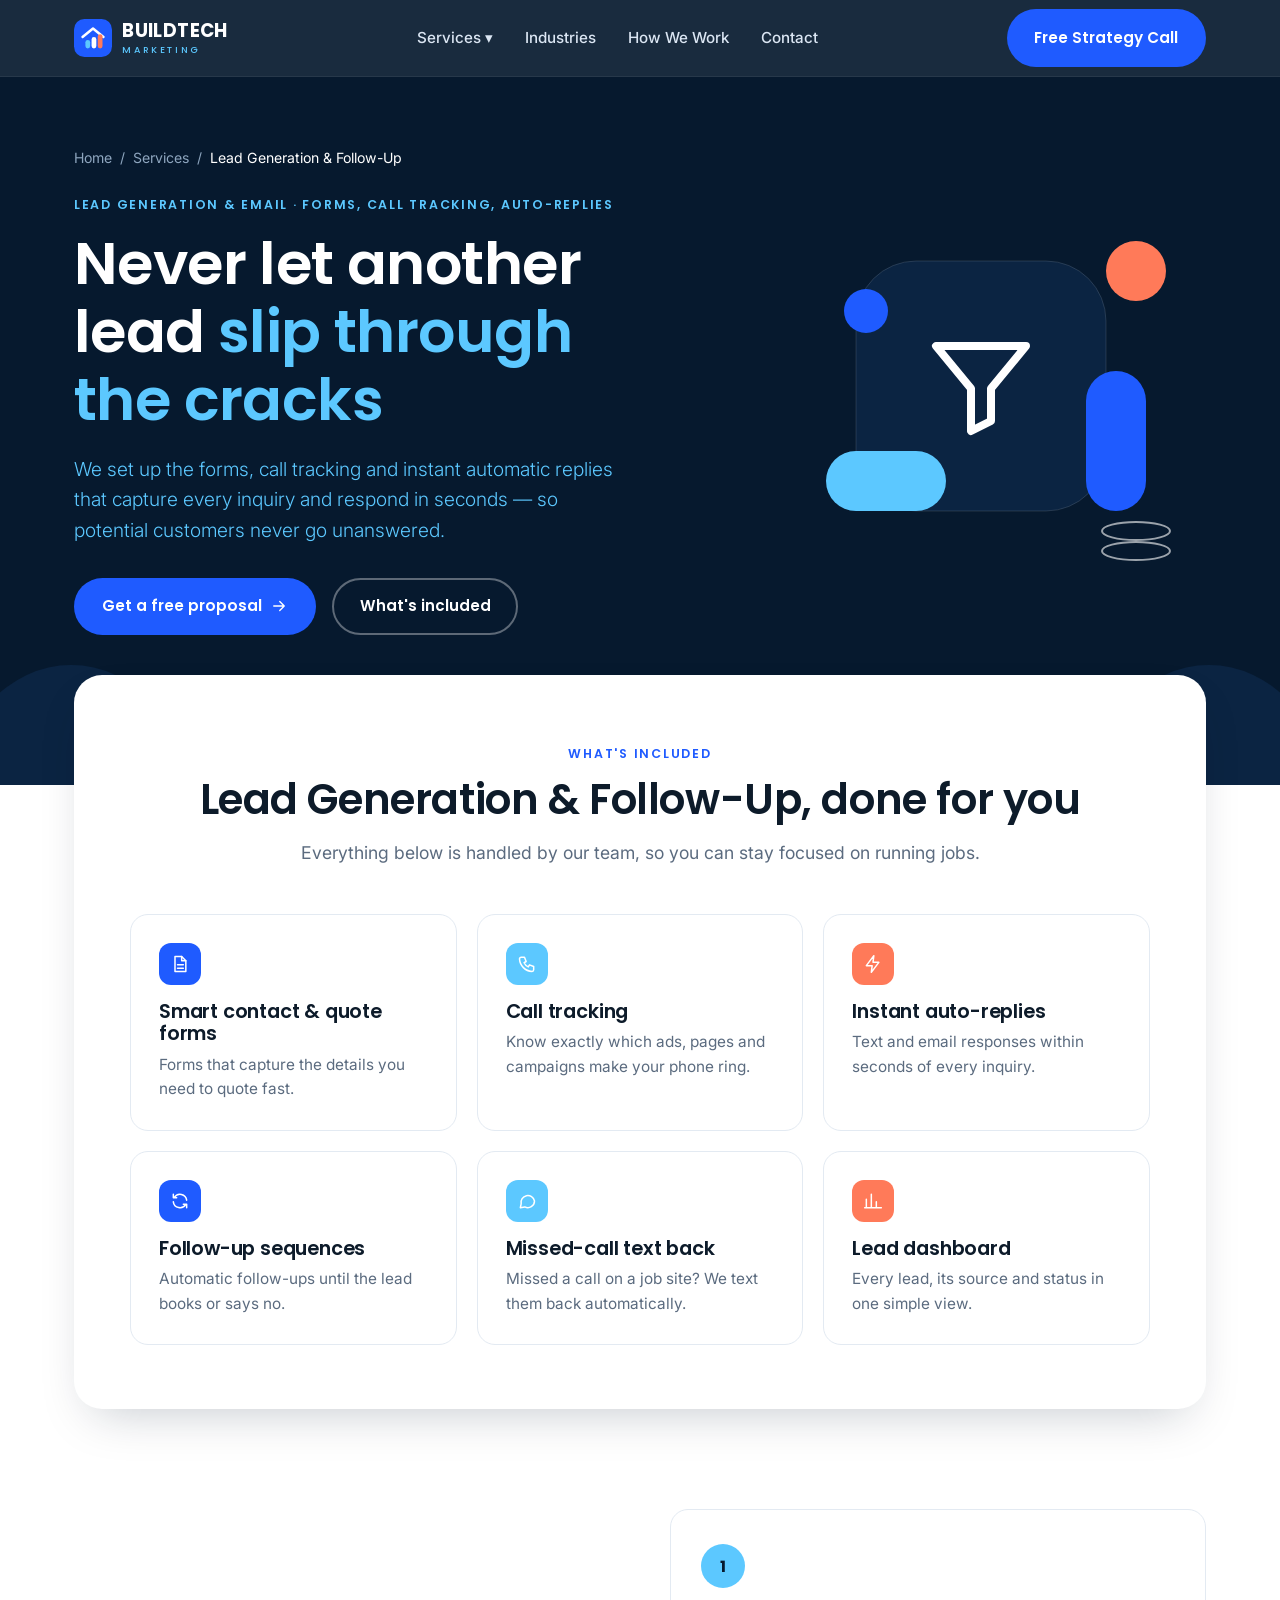
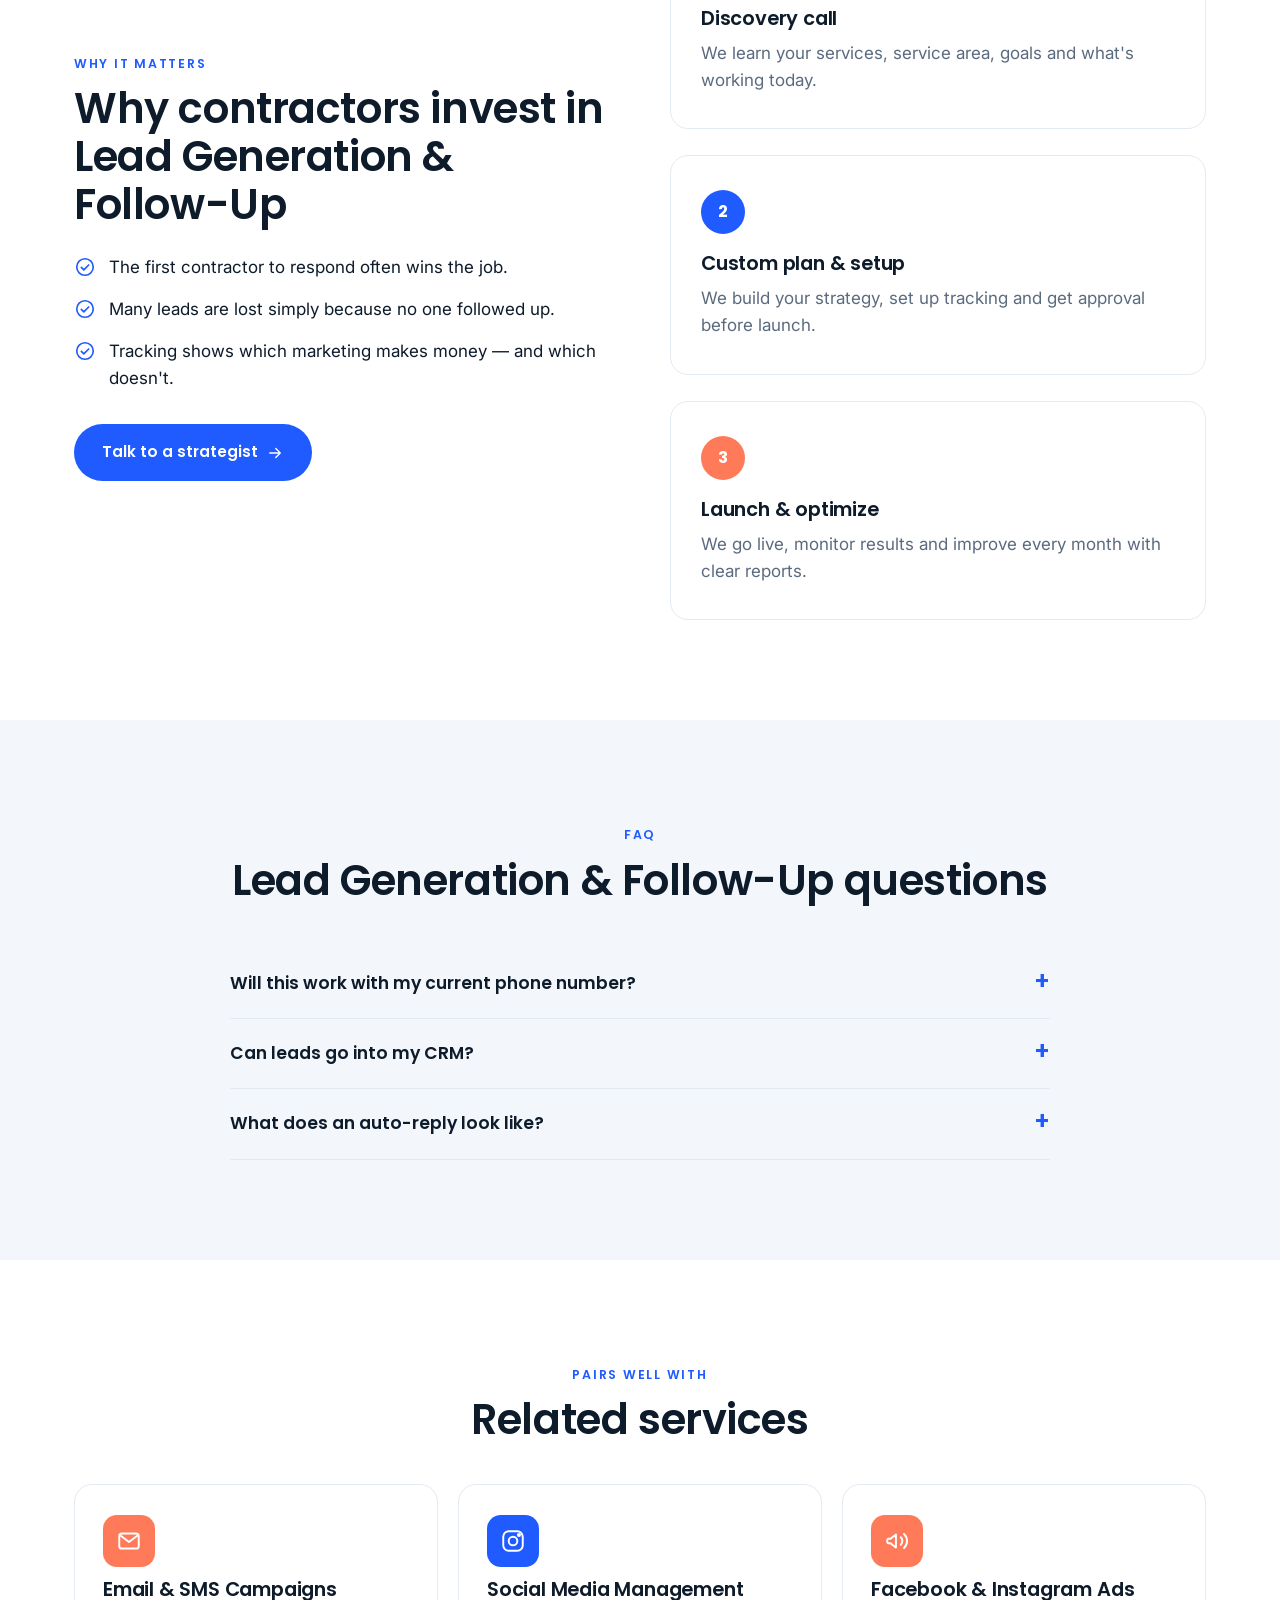
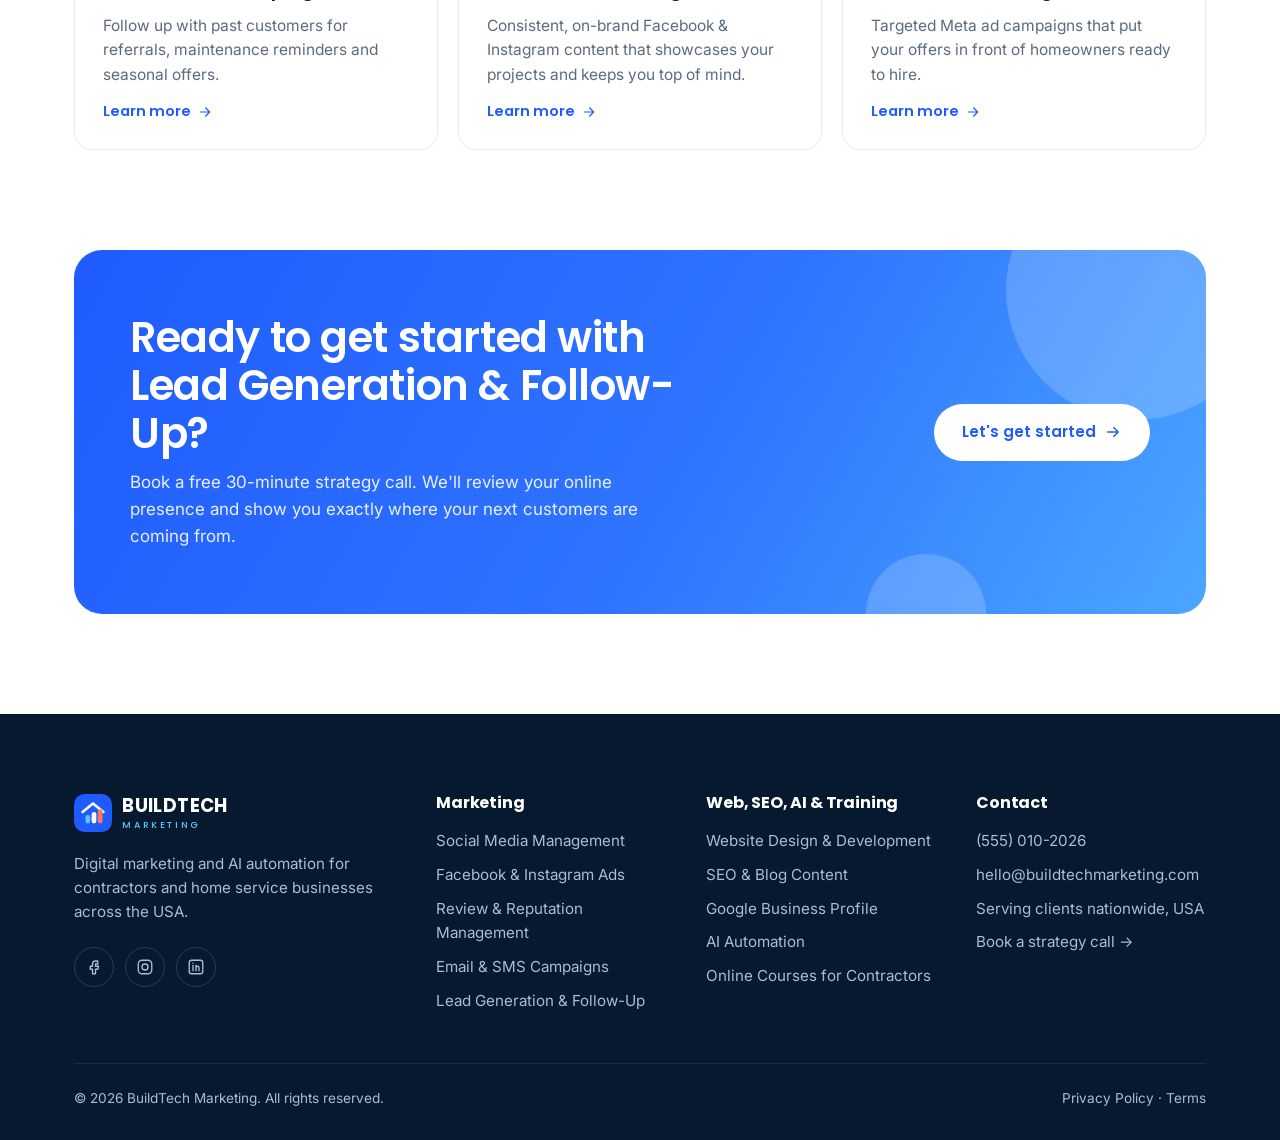
<file: lead-generation.html>
<!DOCTYPE html>
<html lang="en">
<head>
<meta charset="utf-8">
<!-- Google tag -->
<script async src="https://www.googletagmanager.com/gtm.js?id=GTM-TVT2VMHB"></script>
<script>
  window.dataLayer = window.dataLayer || [];
  function gtag(){dataLayer.push(arguments);}
  gtag('js', new Date());
</script>
<meta name="viewport" content="width=device-width, initial-scale=1">
<title>Lead Generation for Contractors | Call Tracking &amp; Instant Follow-Up | BuildTech Marketing</title>
<meta name="description" content="Contact forms, call tracking and instant auto-replies so no lead goes unanswered. Lead generation and follow-up systems for home service businesses.">
<link rel="canonical" href="https://buildtechmarketing.com/lead-generation">
<meta property="og:type" content="website"><meta property="og:site_name" content="BuildTech Marketing">
<meta property="og:title" content="Lead Generation for Contractors | Call Tracking &amp; Instant Follow-Up | BuildTech Marketing"><meta property="og:description" content="Contact forms, call tracking and instant auto-replies so no lead goes unanswered. Lead generation and follow-up systems for home service businesses."><meta property="og:url" content="https://buildtechmarketing.com/lead-generation">
<meta name="twitter:card" content="summary_large_image">
<meta name="theme-color" content="#06192e">
<link rel="icon" href="assets/favicon.svg" type="image/svg+xml">
<link rel="preconnect" href="https://fonts.googleapis.com"><link rel="preconnect" href="https://fonts.gstatic.com" crossorigin>
<link href="https://fonts.googleapis.com/css2?family=Inter:wght@300;400;500;600&family=Poppins:wght@500;600;700&display=swap" rel="stylesheet">
<link rel="stylesheet" href="assets/style.css">
<script type="application/ld+json">{"@context": "https://schema.org", "@graph": [{"@type": "Service", "name": "Lead Generation & Follow-Up", "serviceType": "Lead Generation & Follow-Up", "description": "Contact forms, call tracking and instant auto-replies so no lead goes unanswered. Lead generation and follow-up systems for home service businesses.", "provider": {"@type": "ProfessionalService", "name": "BuildTech Marketing", "url": "https://buildtechmarketing.com", "telephone": "(555) 010-2026", "email": "hello@buildtechmarketing.com", "areaServed": "United States", "description": "Digital marketing and AI automation agency for contractors and home service businesses."}, "areaServed": "United States", "url": "https://buildtechmarketing.com/lead-generation"}, {"@type": "FAQPage", "mainEntity": [{"@type": "Question", "name": "Will this work with my current phone number?", "acceptedAnswer": {"@type": "Answer", "text": "Yes. Call tracking numbers forward to your existing line, so nothing changes for you or your team."}}, {"@type": "Question", "name": "Can leads go into my CRM?", "acceptedAnswer": {"@type": "Answer", "text": "We integrate with popular CRMs like Jobber, Housecall Pro, ServiceTitan and HubSpot."}}, {"@type": "Question", "name": "What does an auto-reply look like?", "acceptedAnswer": {"@type": "Answer", "text": "A friendly, personalized text such as: \"Thanks for reaching out! We got your request and will call you within the hour.\""}}]}, {"@type": "BreadcrumbList", "itemListElement": [{"@type": "ListItem", "position": 1, "name": "Home", "item": "https://buildtechmarketing.com/"}, {"@type": "ListItem", "position": 2, "name": "Services", "item": "https://buildtechmarketing.com/#services"}, {"@type": "ListItem", "position": 3, "name": "Lead Generation & Follow-Up", "item": "https://buildtechmarketing.com/lead-generation"}]}]}</script>
</head>
<body>
<header class="site-header">
 <div class="wrap nav">
  <a class="logo" href="index.html" aria-label="BuildTech Marketing home"><svg class="logo-mark" viewBox="0 0 40 40" aria-hidden="true"><rect width="40" height="40" rx="11" fill="#1f5bff"/>
<path d="M9 19 L20 10 L31 19" fill="none" stroke="#fff" stroke-width="2.6" stroke-linecap="round" stroke-linejoin="round"/>
<rect x="12" y="22" width="5" height="9" rx="2.5" fill="#5cc8ff"/><rect x="18.5" y="19" width="5" height="12" rx="2.5" fill="#fff"/><rect x="25" y="16" width="5" height="15" rx="2.5" fill="#ff7a59"/></svg><span class="logo-text">BUILDTECH<small>MARKETING</small></span></a>
  <ul class="menu" id="menu">
   <li class="has-drop"><a href="index.html#services">Services ▾</a><div class="drop"><a href="social-media-management.html"><span class="ic"><svg class="" viewBox="0 0 24 24" fill="none" stroke="currentColor" stroke-width="1.8" stroke-linecap="round" stroke-linejoin="round" aria-hidden="true"><rect x="3" y="3" width="18" height="18" rx="5"/><circle cx="12" cy="12" r="4"/><circle cx="17.5" cy="6.5" r="1"/></svg></span>Social Media Management</a><a href="facebook-instagram-ads.html"><span class="ic"><svg class="" viewBox="0 0 24 24" fill="none" stroke="currentColor" stroke-width="1.8" stroke-linecap="round" stroke-linejoin="round" aria-hidden="true"><path d="M3 11v2a1 1 0 0 0 1 1h2l5 4V6L6 10H4a1 1 0 0 0-1 1z"/><path d="M15.5 8.5a5 5 0 0 1 0 7"/><path d="M18.5 5.5a9 9 0 0 1 0 13"/></svg></span>Facebook & Instagram Ads</a><a href="reputation-management.html"><span class="ic"><svg class="" viewBox="0 0 24 24" fill="none" stroke="currentColor" stroke-width="1.8" stroke-linecap="round" stroke-linejoin="round" aria-hidden="true"><path d="M12 3l2.7 5.6 6.1.9-4.4 4.3 1 6.1L12 17l-5.4 2.9 1-6.1L3.2 9.5l6.1-.9z"/></svg></span>Review & Reputation Management</a><a href="website-design.html"><span class="ic"><svg class="" viewBox="0 0 24 24" fill="none" stroke="currentColor" stroke-width="1.8" stroke-linecap="round" stroke-linejoin="round" aria-hidden="true"><rect x="2.5" y="4" width="19" height="15" rx="2.5"/><path d="M2.5 8.5h19"/><circle cx="6" cy="6.3" r=".6"/><circle cx="8.3" cy="6.3" r=".6"/><path d="M9 13l-2 2 2 2M15 13l2 2-2 2"/></svg></span>Website Design & Development</a><a href="seo-content-marketing.html"><span class="ic"><svg class="" viewBox="0 0 24 24" fill="none" stroke="currentColor" stroke-width="1.8" stroke-linecap="round" stroke-linejoin="round" aria-hidden="true"><circle cx="10.5" cy="10.5" r="6.5"/><path d="M15.5 15.5L21 21"/><path d="M7.5 12l2-2 1.5 1.5 2.5-3"/></svg></span>SEO & Blog Content</a><a href="google-business-profile.html"><span class="ic"><svg class="" viewBox="0 0 24 24" fill="none" stroke="currentColor" stroke-width="1.8" stroke-linecap="round" stroke-linejoin="round" aria-hidden="true"><path d="M12 21s-7-6.2-7-11.5A7 7 0 0 1 19 9.5C19 14.8 12 21 12 21z"/><circle cx="12" cy="9.5" r="2.5"/></svg></span>Google Business Profile</a><a href="email-sms-campaigns.html"><span class="ic"><svg class="" viewBox="0 0 24 24" fill="none" stroke="currentColor" stroke-width="1.8" stroke-linecap="round" stroke-linejoin="round" aria-hidden="true"><rect x="3" y="5" width="18" height="14" rx="2.5"/><path d="M3.5 6.5l8.5 6.5 8.5-6.5"/></svg></span>Email & SMS Campaigns</a><a href="lead-generation.html"><span class="ic"><svg class="" viewBox="0 0 24 24" fill="none" stroke="currentColor" stroke-width="1.8" stroke-linecap="round" stroke-linejoin="round" aria-hidden="true"><path d="M3 4h18l-7 8.5V19l-4 2v-8.5z"/></svg></span>Lead Generation & Follow-Up</a><a href="ai-automation.html"><span class="ic"><svg class="" viewBox="0 0 24 24" fill="none" stroke="currentColor" stroke-width="1.8" stroke-linecap="round" stroke-linejoin="round" aria-hidden="true"><rect x="5" y="7" width="14" height="12" rx="3"/><path d="M12 3v4M9 12h.01M15 12h.01M9.5 15.5h5M2.5 12v3M21.5 12v3"/></svg></span>AI Automation</a><a href="online-courses-for-contractors.html"><span class="ic"><svg class="" viewBox="0 0 24 24" fill="none" stroke="currentColor" stroke-width="1.8" stroke-linecap="round" stroke-linejoin="round" aria-hidden="true"><path d="M2 9l10-5 10 5-10 5z"/><path d="M6 11v5c0 1.5 2.7 3 6 3s6-1.5 6-3v-5"/><path d="M22 9v6"/></svg></span>Online Courses for Contractors</a></div></li>
   <li><a href="index.html#industries">Industries</a></li>
   <li><a href="index.html#process">How We Work</a></li>
   <li><a href="contact.html">Contact</a></li>
  </ul>
  <div class="nav-cta"><a class="btn btn-primary" href="contact.html">Free Strategy Call</a>
   <button class="burger" aria-label="Open menu" aria-controls="menu" aria-expanded="false" onclick="var m=document.getElementById('menu');m.classList.toggle('open');this.setAttribute('aria-expanded',m.classList.contains('open'))"><svg class="" viewBox="0 0 24 24" fill="none" stroke="currentColor" stroke-width="1.8" stroke-linecap="round" stroke-linejoin="round" aria-hidden="true"><path d="M4 7h16M4 12h16M4 17h16"/></svg></button></div>
 </div>
</header>
<main>
<section class="hero svc-hero"><div class="wrap hero-grid">
 <div>
  <nav class="crumbs" aria-label="Breadcrumb"><a href="index.html">Home</a>/<a href="index.html#services">Services</a>/<span style="color:#fff">Lead Generation & Follow-Up</span></nav>
  <span class="eyebrow" style="margin-top:1.6rem">Lead Generation & Email · Forms, call tracking, auto-replies</span>
  <h1>Never let another lead <em>slip through the cracks</em></h1>
  <p class="lead">We set up the forms, call tracking and instant automatic replies that capture every inquiry and respond in seconds — so potential customers never go unanswered.</p>
  <div class="actions"><a class="btn btn-primary" href="contact.html">Get a free proposal <svg class="" viewBox="0 0 24 24" fill="none" stroke="currentColor" stroke-width="1.8" stroke-linecap="round" stroke-linejoin="round" aria-hidden="true"><path d="M5 12h14M13 6l6 6-6 6"/></svg></a><a class="btn btn-ghost" href="#included">What's included</a></div>
 </div>
 <svg class="hero-art" viewBox="0 0 420 380" aria-hidden="true">
 <g class="float"><circle cx="350" cy="70" r="30" fill="#ff7a59"/></g>
 <rect x="70" y="60" width="250" height="250" rx="60" fill="#0b2442" stroke="rgba(255,255,255,.12)"/>
 <rect x="40" y="250" width="120" height="60" rx="30" fill="#5cc8ff"/>
 <g class="float d2"><rect x="300" y="170" width="60" height="140" rx="30" fill="#1f5bff"/></g>
 <circle cx="80" cy="110" r="22" fill="#1f5bff"/>
 <g transform="translate(135 125) scale(5)" fill="none" stroke="#fff" stroke-width="1.6" stroke-linecap="round" stroke-linejoin="round"><path d="M3 4h18l-7 8.5V19l-4 2v-8.5z"/></g>
 <g class="float d3" fill="none" stroke="#fff" stroke-width="2" opacity=".6"><ellipse cx="350" cy="330" rx="34" ry="9"/><ellipse cx="350" cy="350" rx="34" ry="9"/></g>
</svg>
</div><svg class="waves" viewBox="0 0 1440 150" preserveAspectRatio="none" aria-hidden="true">
 <circle cx="80" cy="160" r="130" fill="#0b2442"/><circle cx="380" cy="170" r="110" fill="#0e2a4d"/>
 <circle cx="720" cy="175" r="120" fill="#0b2442"/><circle cx="1050" cy="165" r="125" fill="#0e2a4d"/><circle cx="1360" cy="160" r="130" fill="#0b2442"/>
</svg></section>

<div class="wrap overlap" id="included"><div class="panel">
 <div class="center"><span class="eyebrow dark">What's included</span><h2 style="margin-top:.6rem">Lead Generation & Follow-Up, done for you</h2>
 <p class="sub" style="margin-top:1rem">Everything below is handled by our team, so you can stay focused on running jobs.</p></div>
 <div class="incl"><div class="incl-item reveal"><span class="dot c-blue"><svg class="" viewBox="0 0 24 24" fill="none" stroke="currentColor" stroke-width="1.8" stroke-linecap="round" stroke-linejoin="round" aria-hidden="true"><path d="M6 3h8l5 5v13H6z"/><path d="M14 3v5h5M9 13h7M9 17h7"/></svg></span><h3>Smart contact & quote forms</h3><p>Forms that capture the details you need to quote fast.</p></div><div class="incl-item reveal"><span class="dot c-sky"><svg class="" viewBox="0 0 24 24" fill="none" stroke="currentColor" stroke-width="1.8" stroke-linecap="round" stroke-linejoin="round" aria-hidden="true"><path d="M5 4h4l2 5-2.5 1.5a11 11 0 0 0 5 5L15 13l5 2v4a2 2 0 0 1-2 2A16 16 0 0 1 3 6a2 2 0 0 1 2-2z"/></svg></span><h3>Call tracking</h3><p>Know exactly which ads, pages and campaigns make your phone ring.</p></div><div class="incl-item reveal"><span class="dot c-coral"><svg class="" viewBox="0 0 24 24" fill="none" stroke="currentColor" stroke-width="1.8" stroke-linecap="round" stroke-linejoin="round" aria-hidden="true"><path d="M13 2L4 14h7l-1 8 9-12h-7z"/></svg></span><h3>Instant auto-replies</h3><p>Text and email responses within seconds of every inquiry.</p></div><div class="incl-item reveal"><span class="dot c-blue"><svg class="" viewBox="0 0 24 24" fill="none" stroke="currentColor" stroke-width="1.8" stroke-linecap="round" stroke-linejoin="round" aria-hidden="true"><path d="M20 11a8 8 0 0 0-14.9-3M4 4v4h4M4 13a8 8 0 0 0 14.9 3M20 20v-4h-4"/></svg></span><h3>Follow-up sequences</h3><p>Automatic follow-ups until the lead books or says no.</p></div><div class="incl-item reveal"><span class="dot c-sky"><svg class="" viewBox="0 0 24 24" fill="none" stroke="currentColor" stroke-width="1.8" stroke-linecap="round" stroke-linejoin="round" aria-hidden="true"><path d="M21 12a8 8 0 0 1-11.6 7.1L4 20l1-4.6A8 8 0 1 1 21 12z"/></svg></span><h3>Missed-call text back</h3><p>Missed a call on a job site? We text them back automatically.</p></div><div class="incl-item reveal"><span class="dot c-coral"><svg class="" viewBox="0 0 24 24" fill="none" stroke="currentColor" stroke-width="1.8" stroke-linecap="round" stroke-linejoin="round" aria-hidden="true"><path d="M4 20V10M10 20V4M16 20v-7M22 20H2"/></svg></span><h3>Lead dashboard</h3><p>Every lead, its source and status in one simple view.</p></div></div>
</div></div>

<section><div class="wrap split">
 <div class="reveal"><span class="eyebrow dark">Why it matters</span><h2 style="margin-top:.6rem">Why contractors invest in Lead Generation & Follow-Up</h2>
  <ul class="checklist"><li><svg class="" viewBox="0 0 24 24" fill="none" stroke="currentColor" stroke-width="1.8" stroke-linecap="round" stroke-linejoin="round" aria-hidden="true"><circle cx="12" cy="12" r="9"/><path d="M8 12.5l2.7 2.7L16 9.8"/></svg><span>The first contractor to respond often wins the job.</span></li><li><svg class="" viewBox="0 0 24 24" fill="none" stroke="currentColor" stroke-width="1.8" stroke-linecap="round" stroke-linejoin="round" aria-hidden="true"><circle cx="12" cy="12" r="9"/><path d="M8 12.5l2.7 2.7L16 9.8"/></svg><span>Many leads are lost simply because no one followed up.</span></li><li><svg class="" viewBox="0 0 24 24" fill="none" stroke="currentColor" stroke-width="1.8" stroke-linecap="round" stroke-linejoin="round" aria-hidden="true"><circle cx="12" cy="12" r="9"/><path d="M8 12.5l2.7 2.7L16 9.8"/></svg><span>Tracking shows which marketing makes money — and which doesn't.</span></li></ul>
  <a class="btn btn-primary" style="margin-top:2rem" href="contact.html">Talk to a strategist <svg class="" viewBox="0 0 24 24" fill="none" stroke="currentColor" stroke-width="1.8" stroke-linecap="round" stroke-linejoin="round" aria-hidden="true"><path d="M5 12h14M13 6l6 6-6 6"/></svg></a></div>
 <div class="steps light reveal" style="grid-template-columns:1fr;margin-top:0">
  <div class="step"><div class="num c-sky" style="color:#06192e;width:44px;height:44px;font-size:1rem">1</div><h3>Discovery call</h3><p>We learn your services, service area, goals and what's working today.</p></div>
  <div class="step"><div class="num c-blue" style="color:#fff;width:44px;height:44px;font-size:1rem">2</div><h3>Custom plan & setup</h3><p>We build your strategy, set up tracking and get approval before launch.</p></div>
  <div class="step"><div class="num c-coral" style="color:#fff;width:44px;height:44px;font-size:1rem">3</div><h3>Launch & optimize</h3><p>We go live, monitor results and improve every month with clear reports.</p></div>
 </div>
</div></section>

<section class="bg-soft"><div class="wrap">
 <div class="center"><span class="eyebrow dark">FAQ</span><h2 style="margin-top:.6rem">Lead Generation & Follow-Up questions</h2></div>
 <div class="faq"><details><summary>Will this work with my current phone number?</summary><p>Yes. Call tracking numbers forward to your existing line, so nothing changes for you or your team.</p></details><details><summary>Can leads go into my CRM?</summary><p>We integrate with popular CRMs like Jobber, Housecall Pro, ServiceTitan and HubSpot.</p></details><details><summary>What does an auto-reply look like?</summary><p>A friendly, personalized text such as: "Thanks for reaching out! We got your request and will call you within the hour."</p></details></div>
</div></section>

<section style="padding-bottom:0"><div class="wrap">
 <div class="center"><span class="eyebrow dark">Pairs well with</span><h2 style="margin-top:.6rem">Related services</h2></div>
 <div class="related"><a class="svc-card reveal" href="email-sms-campaigns.html"><span class="ic c-coral"><svg class="" viewBox="0 0 24 24" fill="none" stroke="currentColor" stroke-width="1.8" stroke-linecap="round" stroke-linejoin="round" aria-hidden="true"><rect x="3" y="5" width="18" height="14" rx="2.5"/><path d="M3.5 6.5l8.5 6.5 8.5-6.5"/></svg></span>
<h3>Email & SMS Campaigns</h3><p>Follow up with past customers for referrals, maintenance reminders and seasonal offers.</p><span class="more">Learn more <svg class="" viewBox="0 0 24 24" fill="none" stroke="currentColor" stroke-width="1.8" stroke-linecap="round" stroke-linejoin="round" aria-hidden="true"><path d="M5 12h14M13 6l6 6-6 6"/></svg></span></a><a class="svc-card reveal" href="social-media-management.html"><span class="ic c-blue"><svg class="" viewBox="0 0 24 24" fill="none" stroke="currentColor" stroke-width="1.8" stroke-linecap="round" stroke-linejoin="round" aria-hidden="true"><rect x="3" y="3" width="18" height="18" rx="5"/><circle cx="12" cy="12" r="4"/><circle cx="17.5" cy="6.5" r="1"/></svg></span>
<h3>Social Media Management</h3><p>Consistent, on-brand Facebook & Instagram content that showcases your projects and keeps you top of mind.</p><span class="more">Learn more <svg class="" viewBox="0 0 24 24" fill="none" stroke="currentColor" stroke-width="1.8" stroke-linecap="round" stroke-linejoin="round" aria-hidden="true"><path d="M5 12h14M13 6l6 6-6 6"/></svg></span></a><a class="svc-card reveal" href="facebook-instagram-ads.html"><span class="ic c-coral"><svg class="" viewBox="0 0 24 24" fill="none" stroke="currentColor" stroke-width="1.8" stroke-linecap="round" stroke-linejoin="round" aria-hidden="true"><path d="M3 11v2a1 1 0 0 0 1 1h2l5 4V6L6 10H4a1 1 0 0 0-1 1z"/><path d="M15.5 8.5a5 5 0 0 1 0 7"/><path d="M18.5 5.5a9 9 0 0 1 0 13"/></svg></span>
<h3>Facebook & Instagram Ads</h3><p>Targeted Meta ad campaigns that put your offers in front of homeowners ready to hire.</p><span class="more">Learn more <svg class="" viewBox="0 0 24 24" fill="none" stroke="currentColor" stroke-width="1.8" stroke-linecap="round" stroke-linejoin="round" aria-hidden="true"><path d="M5 12h14M13 6l6 6-6 6"/></svg></span></a></div>
</div></section>
<section><div class="wrap"><div class="cta-band reveal">
 <span class="blob" style="width:260px;height:260px;right:-60px;top:-90px"></span><span class="blob" style="width:120px;height:120px;right:220px;bottom:-60px"></span>
 <div><h2>Ready to get started with Lead Generation & Follow-Up?</h2><p>Book a free 30-minute strategy call. We'll review your online presence and show you exactly where your next customers are coming from.</p></div>
 <a class="btn" href="contact.html">Let's get started <svg class="" viewBox="0 0 24 24" fill="none" stroke="currentColor" stroke-width="1.8" stroke-linecap="round" stroke-linejoin="round" aria-hidden="true"><path d="M5 12h14M13 6l6 6-6 6"/></svg></a></div></div></section></main>
<footer class="site-footer">
 <div class="wrap">
  <div class="foot-grid">
   <div><a class="logo" href="index.html"><svg class="logo-mark" viewBox="0 0 40 40" aria-hidden="true"><rect width="40" height="40" rx="11" fill="#1f5bff"/>
<path d="M9 19 L20 10 L31 19" fill="none" stroke="#fff" stroke-width="2.6" stroke-linecap="round" stroke-linejoin="round"/>
<rect x="12" y="22" width="5" height="9" rx="2.5" fill="#5cc8ff"/><rect x="18.5" y="19" width="5" height="12" rx="2.5" fill="#fff"/><rect x="25" y="16" width="5" height="15" rx="2.5" fill="#ff7a59"/></svg><span class="logo-text">BUILDTECH<small>MARKETING</small></span></a>
    <p style="margin-top:1.2rem;max-width:300px">Digital marketing and AI automation for contractors and home service businesses across the USA.</p>
    <div class="socials"><a href="#" aria-label="Facebook"><svg class="" viewBox="0 0 24 24" fill="none" stroke="currentColor" stroke-width="1.8" stroke-linecap="round" stroke-linejoin="round" aria-hidden="true"><path d="M14 8h3V4h-3a4 4 0 0 0-4 4v3H7v4h3v6h4v-6h3l1-4h-4V8z"/></svg></a><a href="#" aria-label="Instagram"><svg class="" viewBox="0 0 24 24" fill="none" stroke="currentColor" stroke-width="1.8" stroke-linecap="round" stroke-linejoin="round" aria-hidden="true"><rect x="3" y="3" width="18" height="18" rx="5"/><circle cx="12" cy="12" r="4"/></svg></a><a href="#" aria-label="LinkedIn"><svg class="" viewBox="0 0 24 24" fill="none" stroke="currentColor" stroke-width="1.8" stroke-linecap="round" stroke-linejoin="round" aria-hidden="true"><rect x="3" y="3" width="18" height="18" rx="3"/><path d="M8 10v7M8 7v.01M12 17v-4a2 2 0 0 1 4 0v4M12 10v7"/></svg></a></div></div>
   <div><h4>Marketing</h4><ul><li><a href="social-media-management.html">Social Media Management</a></li><li><a href="facebook-instagram-ads.html">Facebook & Instagram Ads</a></li><li><a href="reputation-management.html">Review & Reputation Management</a></li><li><a href="email-sms-campaigns.html">Email & SMS Campaigns</a></li><li><a href="lead-generation.html">Lead Generation & Follow-Up</a></li></ul></div>
   <div><h4>Web, SEO, AI &amp; Training</h4><ul><li><a href="website-design.html">Website Design & Development</a></li><li><a href="seo-content-marketing.html">SEO & Blog Content</a></li><li><a href="google-business-profile.html">Google Business Profile</a></li><li><a href="ai-automation.html">AI Automation</a></li><li><a href="online-courses-for-contractors.html">Online Courses for Contractors</a></li></ul></div>
   <div><h4>Contact</h4><ul><li>(555) 010-2026</li><li>hello@buildtechmarketing.com</li><li>Serving clients nationwide, USA</li><li><a href="contact.html">Book a strategy call →</a></li></ul></div>
  </div>
  <div class="foot-bottom"><span>© 2026 BuildTech Marketing. All rights reserved.</span><span><a href="#">Privacy Policy</a> · <a href="#">Terms</a></span></div>
 </div>
</footer>
<script>
(function(){var els=document.querySelectorAll('.reveal');if(!('IntersectionObserver' in window)){els.forEach(function(e){e.classList.add('in')});return}
var io=new IntersectionObserver(function(en){en.forEach(function(e){if(e.isIntersecting){e.target.classList.add('in');io.unobserve(e.target)}})},{threshold:.12});els.forEach(function(e){io.observe(e)})})();
</script>
</body></html>
</file>
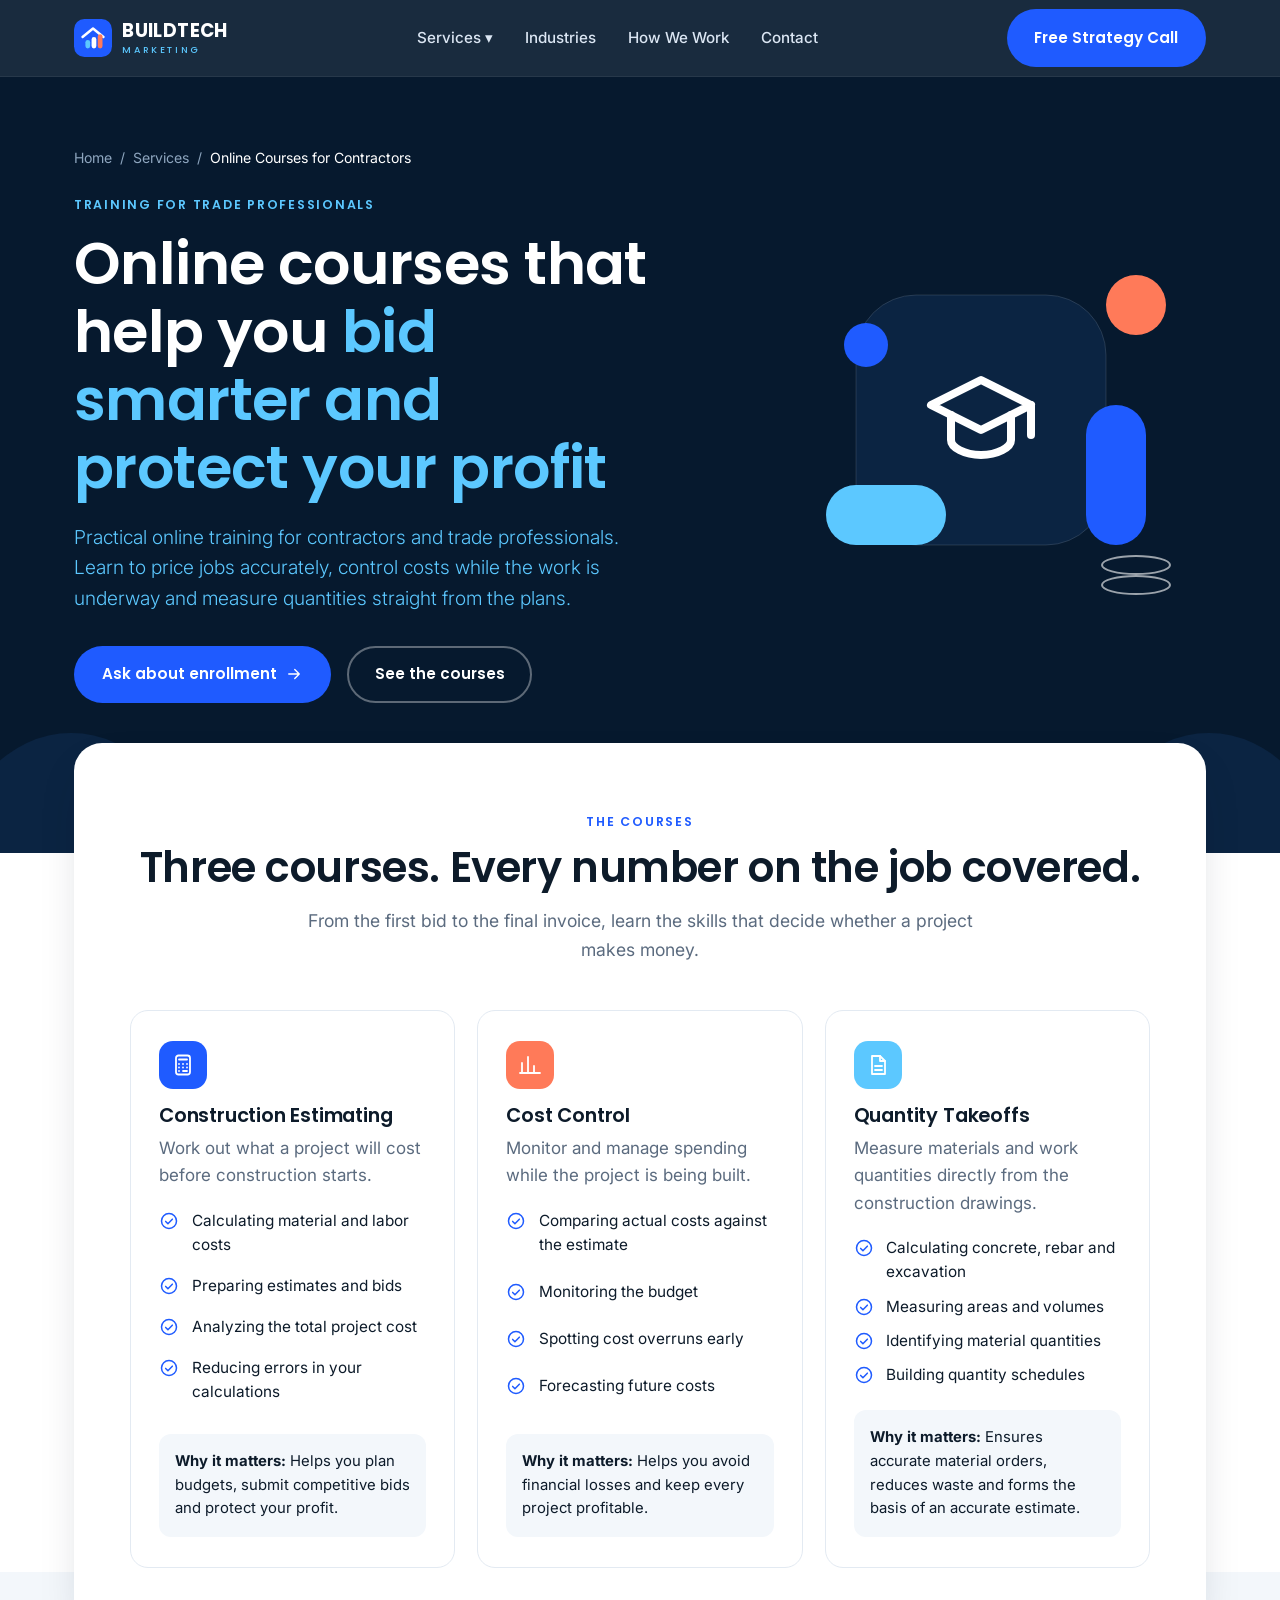
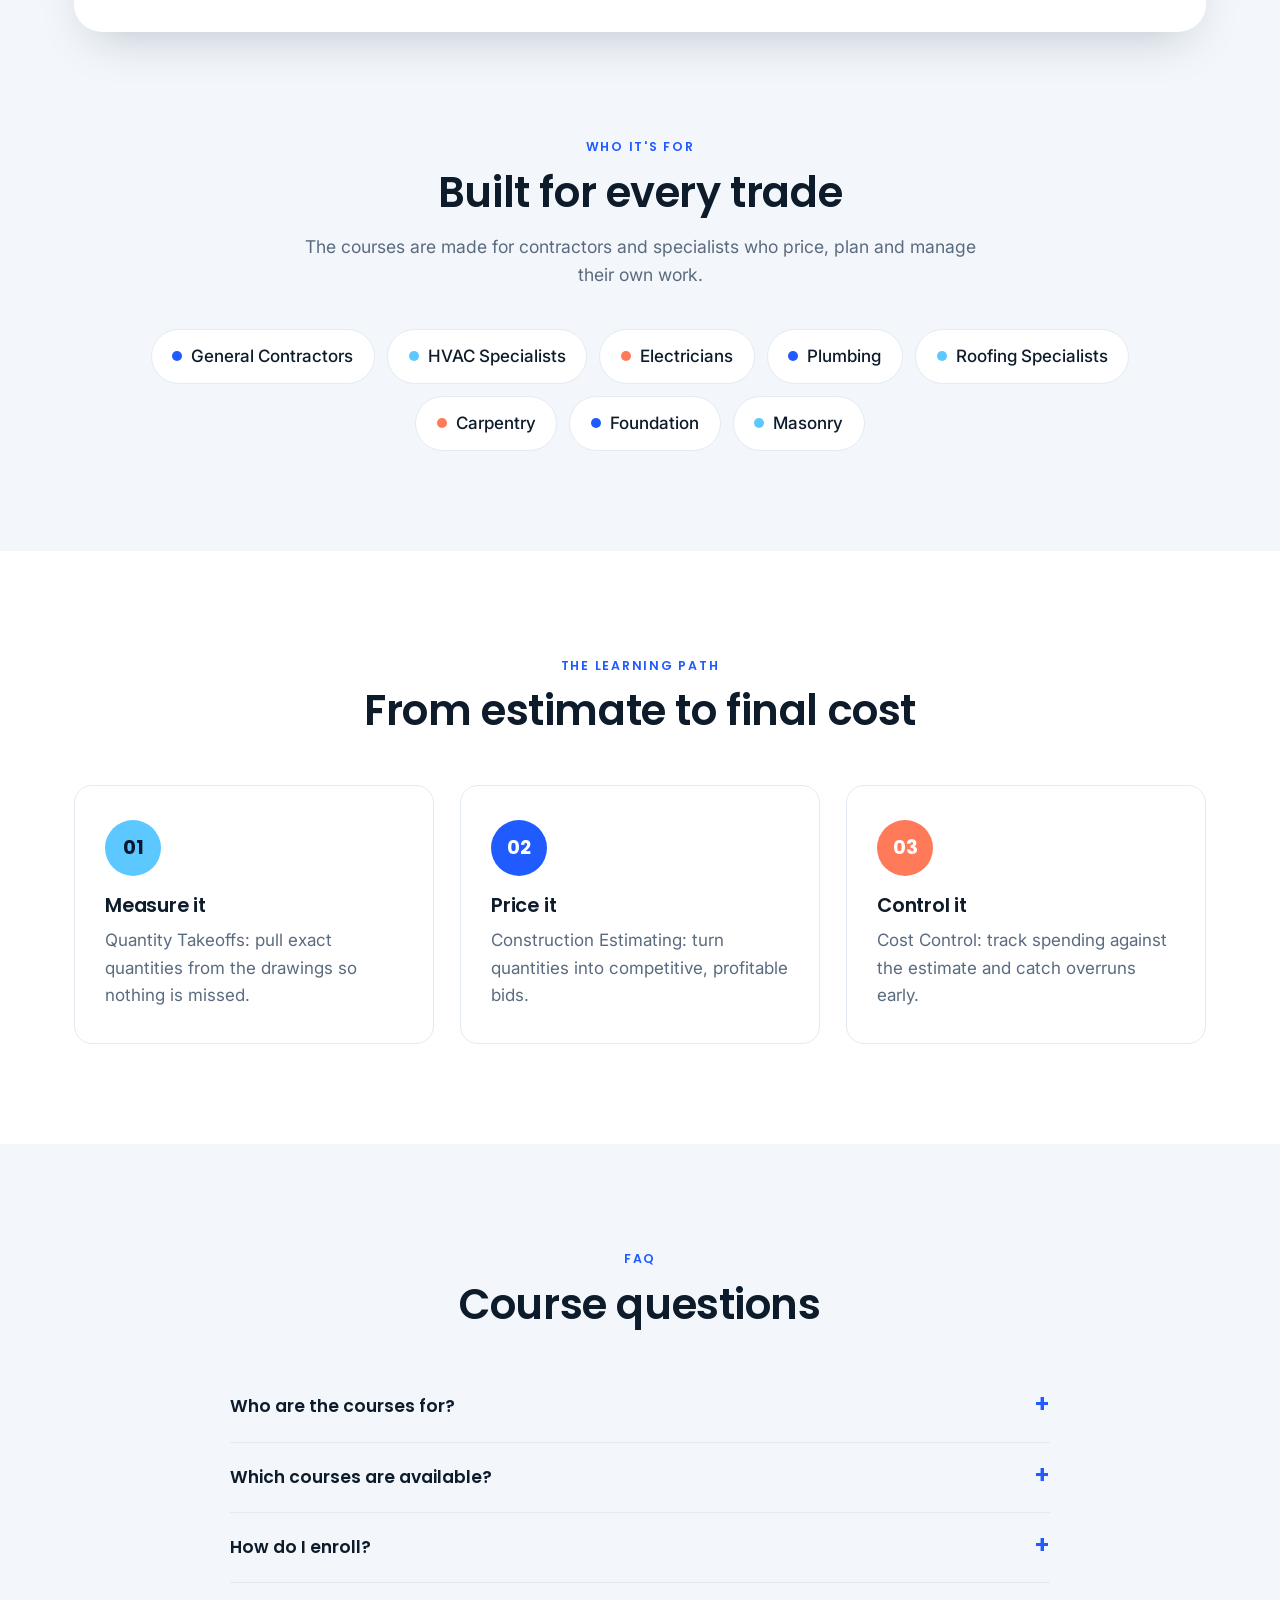
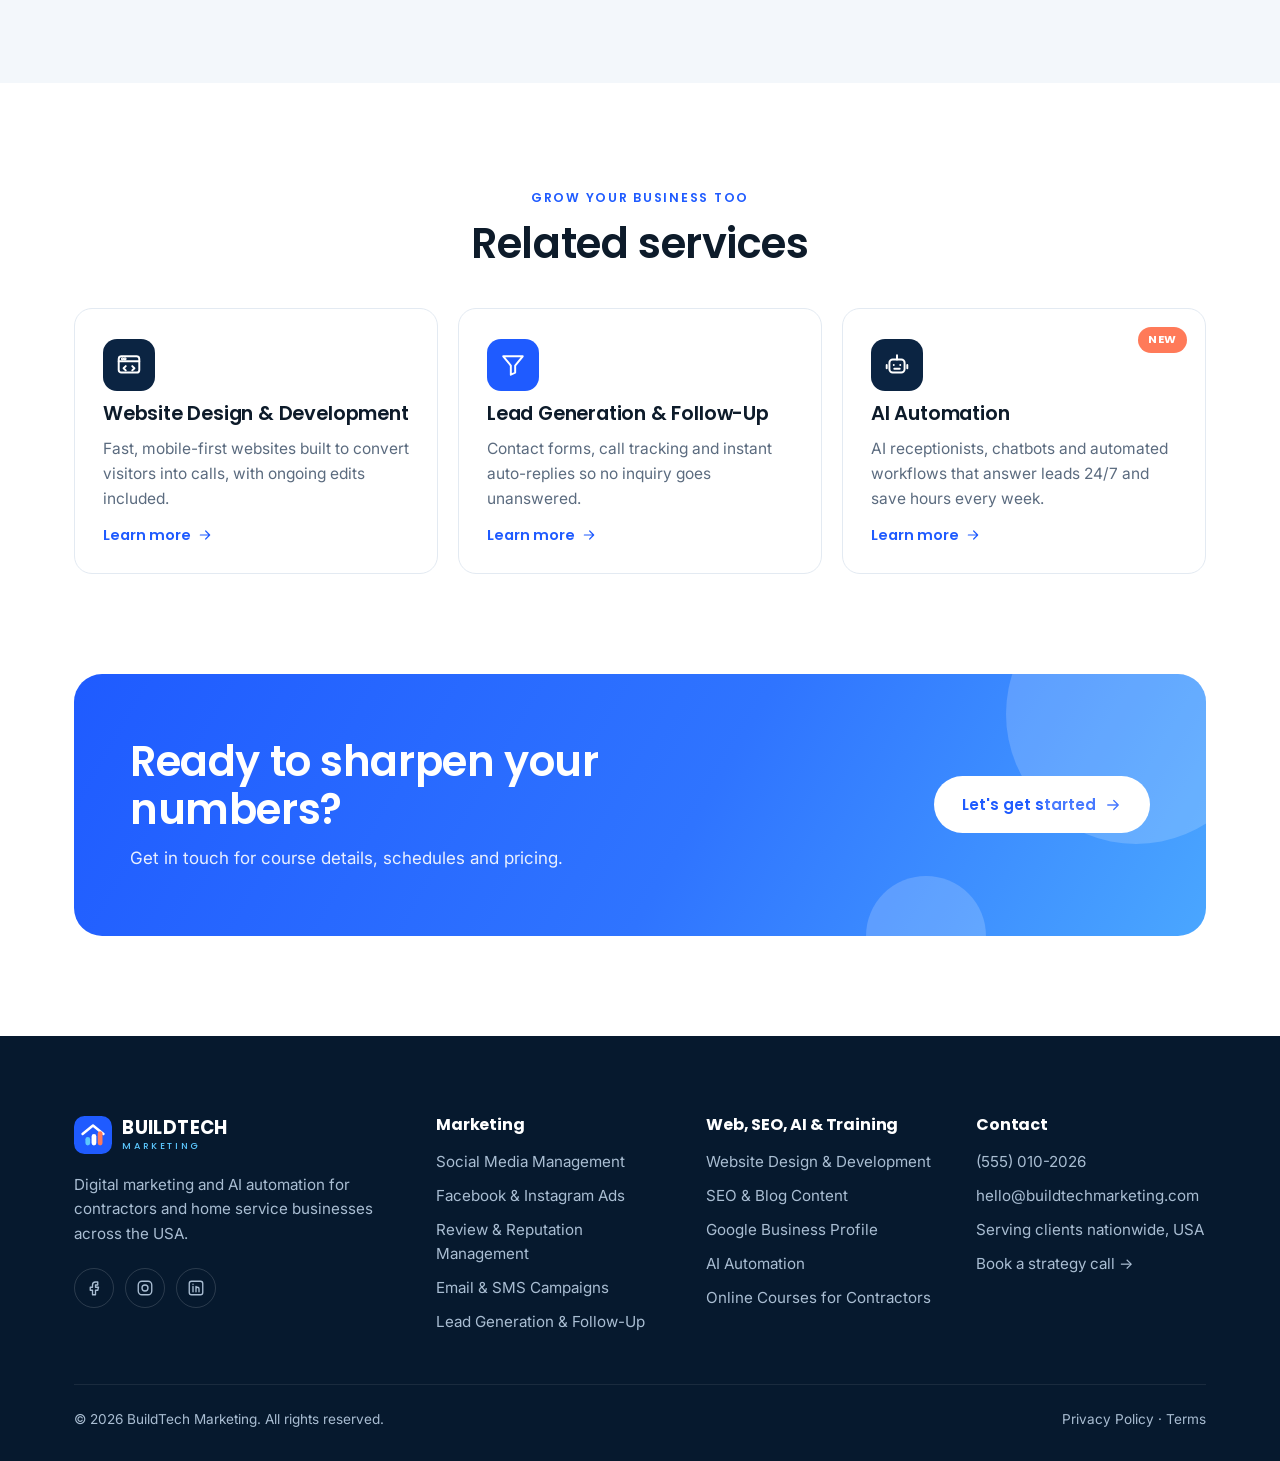
<file: online-courses-for-contractors.html>
<!DOCTYPE html>
<html lang="en">
<head>
<meta charset="utf-8">
<!-- Google tag -->
<script async src="https://www.googletagmanager.com/gtm.js?id=GTM-TVT2VMHB"></script>
<script>
  window.dataLayer = window.dataLayer || [];
  function gtag(){dataLayer.push(arguments);}
  gtag('js', new Date());
</script>
<meta name="viewport" content="width=device-width, initial-scale=1">
<title>Online Construction Courses | Estimating, Cost Control &amp; Quantity Takeoffs | BuildTech Marketing</title>
<meta name="description" content="Online courses for contractors and trade professionals: construction estimating, cost control and quantity takeoffs. Bid with confidence and protect your profit.">
<link rel="canonical" href="https://buildtechmarketing.com/online-courses-for-contractors">
<meta property="og:type" content="website"><meta property="og:site_name" content="BuildTech Marketing">
<meta property="og:title" content="Online Construction Courses | Estimating, Cost Control &amp; Quantity Takeoffs | BuildTech Marketing"><meta property="og:description" content="Online courses for contractors and trade professionals: construction estimating, cost control and quantity takeoffs. Bid with confidence and protect your profit."><meta property="og:url" content="https://buildtechmarketing.com/online-courses-for-contractors">
<meta name="twitter:card" content="summary_large_image">
<meta name="theme-color" content="#06192e">
<link rel="icon" href="assets/favicon.svg" type="image/svg+xml">
<link rel="preconnect" href="https://fonts.googleapis.com"><link rel="preconnect" href="https://fonts.gstatic.com" crossorigin>
<link href="https://fonts.googleapis.com/css2?family=Inter:wght@300;400;500;600&family=Poppins:wght@500;600;700&display=swap" rel="stylesheet">
<link rel="stylesheet" href="assets/style.css">
<script type="application/ld+json">{"@context": "https://schema.org", "@graph": [{"@type": "Course", "name": "Construction Estimating", "description": "Work out what a project will cost before construction starts.", "provider": {"@type": "Organization", "name": "BuildTech Marketing", "sameAs": "https://buildtechmarketing.com"}}, {"@type": "Course", "name": "Cost Control", "description": "Monitor and manage spending while the project is being built.", "provider": {"@type": "Organization", "name": "BuildTech Marketing", "sameAs": "https://buildtechmarketing.com"}}, {"@type": "Course", "name": "Quantity Takeoffs", "description": "Measure materials and work quantities directly from the construction drawings.", "provider": {"@type": "Organization", "name": "BuildTech Marketing", "sameAs": "https://buildtechmarketing.com"}}, {"@type": "FAQPage", "mainEntity": [{"@type": "Question", "name": "Who are the courses for?", "acceptedAnswer": {"@type": "Answer", "text": "Contractors and trade professionals: general contractors, HVAC specialists, electricians, plumbers, roofers, carpenters, foundation and masonry pros, plus office staff who prepare bids."}}, {"@type": "Question", "name": "Which courses are available?", "acceptedAnswer": {"@type": "Answer", "text": "Three courses: Construction Estimating, Cost Control and Quantity Takeoffs. Together they cover a project's numbers from the first bid to the final cost."}}, {"@type": "Question", "name": "How do I enroll?", "acceptedAnswer": {"@type": "Answer", "text": "Send us a message through the contact page or book a call, and we'll share course details, schedules and pricing."}}]}, {"@type": "BreadcrumbList", "itemListElement": [{"@type": "ListItem", "position": 1, "name": "Home", "item": "https://buildtechmarketing.com/"}, {"@type": "ListItem", "position": 2, "name": "Services", "item": "https://buildtechmarketing.com/#services"}, {"@type": "ListItem", "position": 3, "name": "Online Courses for Contractors", "item": "https://buildtechmarketing.com/online-courses-for-contractors"}]}]}</script>
</head>
<body>
<header class="site-header">
 <div class="wrap nav">
  <a class="logo" href="index.html" aria-label="BuildTech Marketing home"><svg class="logo-mark" viewBox="0 0 40 40" aria-hidden="true"><rect width="40" height="40" rx="11" fill="#1f5bff"/>
<path d="M9 19 L20 10 L31 19" fill="none" stroke="#fff" stroke-width="2.6" stroke-linecap="round" stroke-linejoin="round"/>
<rect x="12" y="22" width="5" height="9" rx="2.5" fill="#5cc8ff"/><rect x="18.5" y="19" width="5" height="12" rx="2.5" fill="#fff"/><rect x="25" y="16" width="5" height="15" rx="2.5" fill="#ff7a59"/></svg><span class="logo-text">BUILDTECH<small>MARKETING</small></span></a>
  <ul class="menu" id="menu">
   <li class="has-drop"><a href="index.html#services">Services ▾</a><div class="drop"><a href="social-media-management.html"><span class="ic"><svg class="" viewBox="0 0 24 24" fill="none" stroke="currentColor" stroke-width="1.8" stroke-linecap="round" stroke-linejoin="round" aria-hidden="true"><rect x="3" y="3" width="18" height="18" rx="5"/><circle cx="12" cy="12" r="4"/><circle cx="17.5" cy="6.5" r="1"/></svg></span>Social Media Management</a><a href="facebook-instagram-ads.html"><span class="ic"><svg class="" viewBox="0 0 24 24" fill="none" stroke="currentColor" stroke-width="1.8" stroke-linecap="round" stroke-linejoin="round" aria-hidden="true"><path d="M3 11v2a1 1 0 0 0 1 1h2l5 4V6L6 10H4a1 1 0 0 0-1 1z"/><path d="M15.5 8.5a5 5 0 0 1 0 7"/><path d="M18.5 5.5a9 9 0 0 1 0 13"/></svg></span>Facebook & Instagram Ads</a><a href="reputation-management.html"><span class="ic"><svg class="" viewBox="0 0 24 24" fill="none" stroke="currentColor" stroke-width="1.8" stroke-linecap="round" stroke-linejoin="round" aria-hidden="true"><path d="M12 3l2.7 5.6 6.1.9-4.4 4.3 1 6.1L12 17l-5.4 2.9 1-6.1L3.2 9.5l6.1-.9z"/></svg></span>Review & Reputation Management</a><a href="website-design.html"><span class="ic"><svg class="" viewBox="0 0 24 24" fill="none" stroke="currentColor" stroke-width="1.8" stroke-linecap="round" stroke-linejoin="round" aria-hidden="true"><rect x="2.5" y="4" width="19" height="15" rx="2.5"/><path d="M2.5 8.5h19"/><circle cx="6" cy="6.3" r=".6"/><circle cx="8.3" cy="6.3" r=".6"/><path d="M9 13l-2 2 2 2M15 13l2 2-2 2"/></svg></span>Website Design & Development</a><a href="seo-content-marketing.html"><span class="ic"><svg class="" viewBox="0 0 24 24" fill="none" stroke="currentColor" stroke-width="1.8" stroke-linecap="round" stroke-linejoin="round" aria-hidden="true"><circle cx="10.5" cy="10.5" r="6.5"/><path d="M15.5 15.5L21 21"/><path d="M7.5 12l2-2 1.5 1.5 2.5-3"/></svg></span>SEO & Blog Content</a><a href="google-business-profile.html"><span class="ic"><svg class="" viewBox="0 0 24 24" fill="none" stroke="currentColor" stroke-width="1.8" stroke-linecap="round" stroke-linejoin="round" aria-hidden="true"><path d="M12 21s-7-6.2-7-11.5A7 7 0 0 1 19 9.5C19 14.8 12 21 12 21z"/><circle cx="12" cy="9.5" r="2.5"/></svg></span>Google Business Profile</a><a href="email-sms-campaigns.html"><span class="ic"><svg class="" viewBox="0 0 24 24" fill="none" stroke="currentColor" stroke-width="1.8" stroke-linecap="round" stroke-linejoin="round" aria-hidden="true"><rect x="3" y="5" width="18" height="14" rx="2.5"/><path d="M3.5 6.5l8.5 6.5 8.5-6.5"/></svg></span>Email & SMS Campaigns</a><a href="lead-generation.html"><span class="ic"><svg class="" viewBox="0 0 24 24" fill="none" stroke="currentColor" stroke-width="1.8" stroke-linecap="round" stroke-linejoin="round" aria-hidden="true"><path d="M3 4h18l-7 8.5V19l-4 2v-8.5z"/></svg></span>Lead Generation & Follow-Up</a><a href="ai-automation.html"><span class="ic"><svg class="" viewBox="0 0 24 24" fill="none" stroke="currentColor" stroke-width="1.8" stroke-linecap="round" stroke-linejoin="round" aria-hidden="true"><rect x="5" y="7" width="14" height="12" rx="3"/><path d="M12 3v4M9 12h.01M15 12h.01M9.5 15.5h5M2.5 12v3M21.5 12v3"/></svg></span>AI Automation</a><a href="online-courses-for-contractors.html"><span class="ic"><svg class="" viewBox="0 0 24 24" fill="none" stroke="currentColor" stroke-width="1.8" stroke-linecap="round" stroke-linejoin="round" aria-hidden="true"><path d="M2 9l10-5 10 5-10 5z"/><path d="M6 11v5c0 1.5 2.7 3 6 3s6-1.5 6-3v-5"/><path d="M22 9v6"/></svg></span>Online Courses for Contractors</a></div></li>
   <li><a href="index.html#industries">Industries</a></li>
   <li><a href="index.html#process">How We Work</a></li>
   <li><a href="contact.html">Contact</a></li>
  </ul>
  <div class="nav-cta"><a class="btn btn-primary" href="contact.html">Free Strategy Call</a>
   <button class="burger" aria-label="Open menu" aria-controls="menu" aria-expanded="false" onclick="var m=document.getElementById('menu');m.classList.toggle('open');this.setAttribute('aria-expanded',m.classList.contains('open'))"><svg class="" viewBox="0 0 24 24" fill="none" stroke="currentColor" stroke-width="1.8" stroke-linecap="round" stroke-linejoin="round" aria-hidden="true"><path d="M4 7h16M4 12h16M4 17h16"/></svg></button></div>
 </div>
</header>
<main>
<section class="hero svc-hero"><div class="wrap hero-grid">
 <div>
  <nav class="crumbs" aria-label="Breadcrumb"><a href="index.html">Home</a>/<a href="index.html#services">Services</a>/<span style="color:#fff">Online Courses for Contractors</span></nav>
  <span class="eyebrow" style="margin-top:1.6rem">Training for trade professionals</span>
  <h1>Online courses that help you <em>bid smarter and protect your profit</em></h1>
  <p class="lead">Practical online training for contractors and trade professionals. Learn to price jobs accurately, control costs while the work is underway and measure quantities straight from the plans.</p>
  <div class="actions"><a class="btn btn-primary" href="contact.html">Ask about enrollment <svg class="" viewBox="0 0 24 24" fill="none" stroke="currentColor" stroke-width="1.8" stroke-linecap="round" stroke-linejoin="round" aria-hidden="true"><path d="M5 12h14M13 6l6 6-6 6"/></svg></a><a class="btn btn-ghost" href="#courses">See the courses</a></div>
 </div>
 <svg class="hero-art" viewBox="0 0 420 380" aria-hidden="true">
 <g class="float"><circle cx="350" cy="70" r="30" fill="#ff7a59"/></g>
 <rect x="70" y="60" width="250" height="250" rx="60" fill="#0b2442" stroke="rgba(255,255,255,.12)"/>
 <rect x="40" y="250" width="120" height="60" rx="30" fill="#5cc8ff"/>
 <g class="float d2"><rect x="300" y="170" width="60" height="140" rx="30" fill="#1f5bff"/></g>
 <circle cx="80" cy="110" r="22" fill="#1f5bff"/>
 <g transform="translate(135 125) scale(5)" fill="none" stroke="#fff" stroke-width="1.6" stroke-linecap="round" stroke-linejoin="round"><path d="M2 9l10-5 10 5-10 5z"/><path d="M6 11v5c0 1.5 2.7 3 6 3s6-1.5 6-3v-5"/><path d="M22 9v6"/></g>
 <g class="float d3" fill="none" stroke="#fff" stroke-width="2" opacity=".6"><ellipse cx="350" cy="330" rx="34" ry="9"/><ellipse cx="350" cy="350" rx="34" ry="9"/></g>
</svg>
</div><svg class="waves" viewBox="0 0 1440 150" preserveAspectRatio="none" aria-hidden="true">
 <circle cx="80" cy="160" r="130" fill="#0b2442"/><circle cx="380" cy="170" r="110" fill="#0e2a4d"/>
 <circle cx="720" cy="175" r="120" fill="#0b2442"/><circle cx="1050" cy="165" r="125" fill="#0e2a4d"/><circle cx="1360" cy="160" r="130" fill="#0b2442"/>
</svg></section>

<div class="wrap overlap" id="courses"><div class="panel">
 <div class="center"><span class="eyebrow dark">The courses</span><h2 style="margin-top:.6rem">Three courses. Every number on the job covered.</h2>
 <p class="sub" style="margin-top:1rem">From the first bid to the final invoice, learn the skills that decide whether a project makes money.</p></div>
 <div class="courses"><div class="course reveal"><span class="dot c-blue"><svg class="" viewBox="0 0 24 24" fill="none" stroke="currentColor" stroke-width="1.8" stroke-linecap="round" stroke-linejoin="round" aria-hidden="true"><rect x="5" y="2.5" width="14" height="19" rx="2.5"/><path d="M8 6.5h8M8 11h.01M12 11h.01M16 11h.01M8 14.5h.01M12 14.5h.01M16 14.5h.01M8 18h.01M12 18h4"/></svg></span><h3>Construction Estimating</h3><p class="what">Work out what a project will cost before construction starts.</p>
<ul class="checklist"><li><svg class="" viewBox="0 0 24 24" fill="none" stroke="currentColor" stroke-width="1.8" stroke-linecap="round" stroke-linejoin="round" aria-hidden="true"><circle cx="12" cy="12" r="9"/><path d="M8 12.5l2.7 2.7L16 9.8"/></svg><span>Calculating material and labor costs</span></li><li><svg class="" viewBox="0 0 24 24" fill="none" stroke="currentColor" stroke-width="1.8" stroke-linecap="round" stroke-linejoin="round" aria-hidden="true"><circle cx="12" cy="12" r="9"/><path d="M8 12.5l2.7 2.7L16 9.8"/></svg><span>Preparing estimates and bids</span></li><li><svg class="" viewBox="0 0 24 24" fill="none" stroke="currentColor" stroke-width="1.8" stroke-linecap="round" stroke-linejoin="round" aria-hidden="true"><circle cx="12" cy="12" r="9"/><path d="M8 12.5l2.7 2.7L16 9.8"/></svg><span>Analyzing the total project cost</span></li><li><svg class="" viewBox="0 0 24 24" fill="none" stroke="currentColor" stroke-width="1.8" stroke-linecap="round" stroke-linejoin="round" aria-hidden="true"><circle cx="12" cy="12" r="9"/><path d="M8 12.5l2.7 2.7L16 9.8"/></svg><span>Reducing errors in your calculations</span></li></ul><div class="why"><b>Why it matters:</b> Helps you plan budgets, submit competitive bids and protect your profit.</div></div><div class="course reveal"><span class="dot c-coral"><svg class="" viewBox="0 0 24 24" fill="none" stroke="currentColor" stroke-width="1.8" stroke-linecap="round" stroke-linejoin="round" aria-hidden="true"><path d="M4 20V10M10 20V4M16 20v-7M22 20H2"/></svg></span><h3>Cost Control</h3><p class="what">Monitor and manage spending while the project is being built.</p>
<ul class="checklist"><li><svg class="" viewBox="0 0 24 24" fill="none" stroke="currentColor" stroke-width="1.8" stroke-linecap="round" stroke-linejoin="round" aria-hidden="true"><circle cx="12" cy="12" r="9"/><path d="M8 12.5l2.7 2.7L16 9.8"/></svg><span>Comparing actual costs against the estimate</span></li><li><svg class="" viewBox="0 0 24 24" fill="none" stroke="currentColor" stroke-width="1.8" stroke-linecap="round" stroke-linejoin="round" aria-hidden="true"><circle cx="12" cy="12" r="9"/><path d="M8 12.5l2.7 2.7L16 9.8"/></svg><span>Monitoring the budget</span></li><li><svg class="" viewBox="0 0 24 24" fill="none" stroke="currentColor" stroke-width="1.8" stroke-linecap="round" stroke-linejoin="round" aria-hidden="true"><circle cx="12" cy="12" r="9"/><path d="M8 12.5l2.7 2.7L16 9.8"/></svg><span>Spotting cost overruns early</span></li><li><svg class="" viewBox="0 0 24 24" fill="none" stroke="currentColor" stroke-width="1.8" stroke-linecap="round" stroke-linejoin="round" aria-hidden="true"><circle cx="12" cy="12" r="9"/><path d="M8 12.5l2.7 2.7L16 9.8"/></svg><span>Forecasting future costs</span></li></ul><div class="why"><b>Why it matters:</b> Helps you avoid financial losses and keep every project profitable.</div></div><div class="course reveal"><span class="dot c-sky"><svg class="" viewBox="0 0 24 24" fill="none" stroke="currentColor" stroke-width="1.8" stroke-linecap="round" stroke-linejoin="round" aria-hidden="true"><path d="M6 3h8l5 5v13H6z"/><path d="M14 3v5h5M9 13h7M9 17h7"/></svg></span><h3>Quantity Takeoffs</h3><p class="what">Measure materials and work quantities directly from the construction drawings.</p>
<ul class="checklist"><li><svg class="" viewBox="0 0 24 24" fill="none" stroke="currentColor" stroke-width="1.8" stroke-linecap="round" stroke-linejoin="round" aria-hidden="true"><circle cx="12" cy="12" r="9"/><path d="M8 12.5l2.7 2.7L16 9.8"/></svg><span>Calculating concrete, rebar and excavation</span></li><li><svg class="" viewBox="0 0 24 24" fill="none" stroke="currentColor" stroke-width="1.8" stroke-linecap="round" stroke-linejoin="round" aria-hidden="true"><circle cx="12" cy="12" r="9"/><path d="M8 12.5l2.7 2.7L16 9.8"/></svg><span>Measuring areas and volumes</span></li><li><svg class="" viewBox="0 0 24 24" fill="none" stroke="currentColor" stroke-width="1.8" stroke-linecap="round" stroke-linejoin="round" aria-hidden="true"><circle cx="12" cy="12" r="9"/><path d="M8 12.5l2.7 2.7L16 9.8"/></svg><span>Identifying material quantities</span></li><li><svg class="" viewBox="0 0 24 24" fill="none" stroke="currentColor" stroke-width="1.8" stroke-linecap="round" stroke-linejoin="round" aria-hidden="true"><circle cx="12" cy="12" r="9"/><path d="M8 12.5l2.7 2.7L16 9.8"/></svg><span>Building quantity schedules</span></li></ul><div class="why"><b>Why it matters:</b> Ensures accurate material orders, reduces waste and forms the basis of an accurate estimate.</div></div></div>
</div></div>

<section class="bg-soft" style="margin-top:-60px;padding-top:160px"><div class="wrap center">
 <span class="eyebrow dark">Who it's for</span><h2 style="margin-top:.6rem">Built for every trade</h2>
 <p class="sub" style="margin-top:1rem">The courses are made for contractors and specialists who price, plan and manage their own work.</p>
 <div class="chips reveal"><span class="chip"><i style="background:#1f5bff"></i>General Contractors</span><span class="chip"><i style="background:#5cc8ff"></i>HVAC Specialists</span><span class="chip"><i style="background:#ff7a59"></i>Electricians</span><span class="chip"><i style="background:#1f5bff"></i>Plumbing</span><span class="chip"><i style="background:#5cc8ff"></i>Roofing Specialists</span><span class="chip"><i style="background:#ff7a59"></i>Carpentry</span><span class="chip"><i style="background:#1f5bff"></i>Foundation</span><span class="chip"><i style="background:#5cc8ff"></i>Masonry</span></div>
</div></section>

<section><div class="wrap">
 <div class="center"><span class="eyebrow dark">The learning path</span><h2 style="margin-top:.6rem">From estimate to final cost</h2></div>
 <div class="steps light">
  <div class="step reveal"><div class="num c-sky" style="color:#06192e">01</div><h3>Measure it</h3><p>Quantity Takeoffs: pull exact quantities from the drawings so nothing is missed.</p></div>
  <div class="step reveal"><div class="num c-blue" style="color:#fff">02</div><h3>Price it</h3><p>Construction Estimating: turn quantities into competitive, profitable bids.</p></div>
  <div class="step reveal"><div class="num c-coral" style="color:#fff">03</div><h3>Control it</h3><p>Cost Control: track spending against the estimate and catch overruns early.</p></div>
 </div>
</div></section>

<section class="bg-soft"><div class="wrap">
 <div class="center"><span class="eyebrow dark">FAQ</span><h2 style="margin-top:.6rem">Course questions</h2></div>
 <div class="faq"><details><summary>Who are the courses for?</summary><p>Contractors and trade professionals: general contractors, HVAC specialists, electricians, plumbers, roofers, carpenters, foundation and masonry pros, plus office staff who prepare bids.</p></details><details><summary>Which courses are available?</summary><p>Three courses: Construction Estimating, Cost Control and Quantity Takeoffs. Together they cover a project's numbers from the first bid to the final cost.</p></details><details><summary>How do I enroll?</summary><p>Send us a message through the contact page or book a call, and we'll share course details, schedules and pricing.</p></details></div>
</div></section>

<section style="padding-bottom:0"><div class="wrap">
 <div class="center"><span class="eyebrow dark">Grow your business too</span><h2 style="margin-top:.6rem">Related services</h2></div>
 <div class="related"><a class="svc-card reveal" href="website-design.html"><span class="ic c-navy"><svg class="" viewBox="0 0 24 24" fill="none" stroke="currentColor" stroke-width="1.8" stroke-linecap="round" stroke-linejoin="round" aria-hidden="true"><rect x="2.5" y="4" width="19" height="15" rx="2.5"/><path d="M2.5 8.5h19"/><circle cx="6" cy="6.3" r=".6"/><circle cx="8.3" cy="6.3" r=".6"/><path d="M9 13l-2 2 2 2M15 13l2 2-2 2"/></svg></span>
<h3>Website Design & Development</h3><p>Fast, mobile-first websites built to convert visitors into calls, with ongoing edits included.</p><span class="more">Learn more <svg class="" viewBox="0 0 24 24" fill="none" stroke="currentColor" stroke-width="1.8" stroke-linecap="round" stroke-linejoin="round" aria-hidden="true"><path d="M5 12h14M13 6l6 6-6 6"/></svg></span></a><a class="svc-card reveal" href="lead-generation.html"><span class="ic c-blue"><svg class="" viewBox="0 0 24 24" fill="none" stroke="currentColor" stroke-width="1.8" stroke-linecap="round" stroke-linejoin="round" aria-hidden="true"><path d="M3 4h18l-7 8.5V19l-4 2v-8.5z"/></svg></span>
<h3>Lead Generation & Follow-Up</h3><p>Contact forms, call tracking and instant auto-replies so no inquiry goes unanswered.</p><span class="more">Learn more <svg class="" viewBox="0 0 24 24" fill="none" stroke="currentColor" stroke-width="1.8" stroke-linecap="round" stroke-linejoin="round" aria-hidden="true"><path d="M5 12h14M13 6l6 6-6 6"/></svg></span></a><a class="svc-card reveal" href="ai-automation.html"><span class="tag">NEW</span><span class="ic c-navy"><svg class="" viewBox="0 0 24 24" fill="none" stroke="currentColor" stroke-width="1.8" stroke-linecap="round" stroke-linejoin="round" aria-hidden="true"><rect x="5" y="7" width="14" height="12" rx="3"/><path d="M12 3v4M9 12h.01M15 12h.01M9.5 15.5h5M2.5 12v3M21.5 12v3"/></svg></span>
<h3>AI Automation</h3><p>AI receptionists, chatbots and automated workflows that answer leads 24/7 and save hours every week.</p><span class="more">Learn more <svg class="" viewBox="0 0 24 24" fill="none" stroke="currentColor" stroke-width="1.8" stroke-linecap="round" stroke-linejoin="round" aria-hidden="true"><path d="M5 12h14M13 6l6 6-6 6"/></svg></span></a></div>
</div></section>
<section><div class="wrap"><div class="cta-band reveal">
 <span class="blob" style="width:260px;height:260px;right:-60px;top:-90px"></span><span class="blob" style="width:120px;height:120px;right:220px;bottom:-60px"></span>
 <div><h2>Ready to sharpen your numbers?</h2><p>Get in touch for course details, schedules and pricing.</p></div>
 <a class="btn" href="contact.html">Let's get started <svg class="" viewBox="0 0 24 24" fill="none" stroke="currentColor" stroke-width="1.8" stroke-linecap="round" stroke-linejoin="round" aria-hidden="true"><path d="M5 12h14M13 6l6 6-6 6"/></svg></a></div></div></section></main>
<footer class="site-footer">
 <div class="wrap">
  <div class="foot-grid">
   <div><a class="logo" href="index.html"><svg class="logo-mark" viewBox="0 0 40 40" aria-hidden="true"><rect width="40" height="40" rx="11" fill="#1f5bff"/>
<path d="M9 19 L20 10 L31 19" fill="none" stroke="#fff" stroke-width="2.6" stroke-linecap="round" stroke-linejoin="round"/>
<rect x="12" y="22" width="5" height="9" rx="2.5" fill="#5cc8ff"/><rect x="18.5" y="19" width="5" height="12" rx="2.5" fill="#fff"/><rect x="25" y="16" width="5" height="15" rx="2.5" fill="#ff7a59"/></svg><span class="logo-text">BUILDTECH<small>MARKETING</small></span></a>
    <p style="margin-top:1.2rem;max-width:300px">Digital marketing and AI automation for contractors and home service businesses across the USA.</p>
    <div class="socials"><a href="#" aria-label="Facebook"><svg class="" viewBox="0 0 24 24" fill="none" stroke="currentColor" stroke-width="1.8" stroke-linecap="round" stroke-linejoin="round" aria-hidden="true"><path d="M14 8h3V4h-3a4 4 0 0 0-4 4v3H7v4h3v6h4v-6h3l1-4h-4V8z"/></svg></a><a href="#" aria-label="Instagram"><svg class="" viewBox="0 0 24 24" fill="none" stroke="currentColor" stroke-width="1.8" stroke-linecap="round" stroke-linejoin="round" aria-hidden="true"><rect x="3" y="3" width="18" height="18" rx="5"/><circle cx="12" cy="12" r="4"/></svg></a><a href="#" aria-label="LinkedIn"><svg class="" viewBox="0 0 24 24" fill="none" stroke="currentColor" stroke-width="1.8" stroke-linecap="round" stroke-linejoin="round" aria-hidden="true"><rect x="3" y="3" width="18" height="18" rx="3"/><path d="M8 10v7M8 7v.01M12 17v-4a2 2 0 0 1 4 0v4M12 10v7"/></svg></a></div></div>
   <div><h4>Marketing</h4><ul><li><a href="social-media-management.html">Social Media Management</a></li><li><a href="facebook-instagram-ads.html">Facebook & Instagram Ads</a></li><li><a href="reputation-management.html">Review & Reputation Management</a></li><li><a href="email-sms-campaigns.html">Email & SMS Campaigns</a></li><li><a href="lead-generation.html">Lead Generation & Follow-Up</a></li></ul></div>
   <div><h4>Web, SEO, AI &amp; Training</h4><ul><li><a href="website-design.html">Website Design & Development</a></li><li><a href="seo-content-marketing.html">SEO & Blog Content</a></li><li><a href="google-business-profile.html">Google Business Profile</a></li><li><a href="ai-automation.html">AI Automation</a></li><li><a href="online-courses-for-contractors.html">Online Courses for Contractors</a></li></ul></div>
   <div><h4>Contact</h4><ul><li>(555) 010-2026</li><li>hello@buildtechmarketing.com</li><li>Serving clients nationwide, USA</li><li><a href="contact.html">Book a strategy call →</a></li></ul></div>
  </div>
  <div class="foot-bottom"><span>© 2026 BuildTech Marketing. All rights reserved.</span><span><a href="#">Privacy Policy</a> · <a href="#">Terms</a></span></div>
 </div>
</footer>
<script>
(function(){var els=document.querySelectorAll('.reveal');if(!('IntersectionObserver' in window)){els.forEach(function(e){e.classList.add('in')});return}
var io=new IntersectionObserver(function(en){en.forEach(function(e){if(e.isIntersecting){e.target.classList.add('in');io.unobserve(e.target)}})},{threshold:.12});els.forEach(function(e){io.observe(e)})})();
</script>
</body></html>
</file>
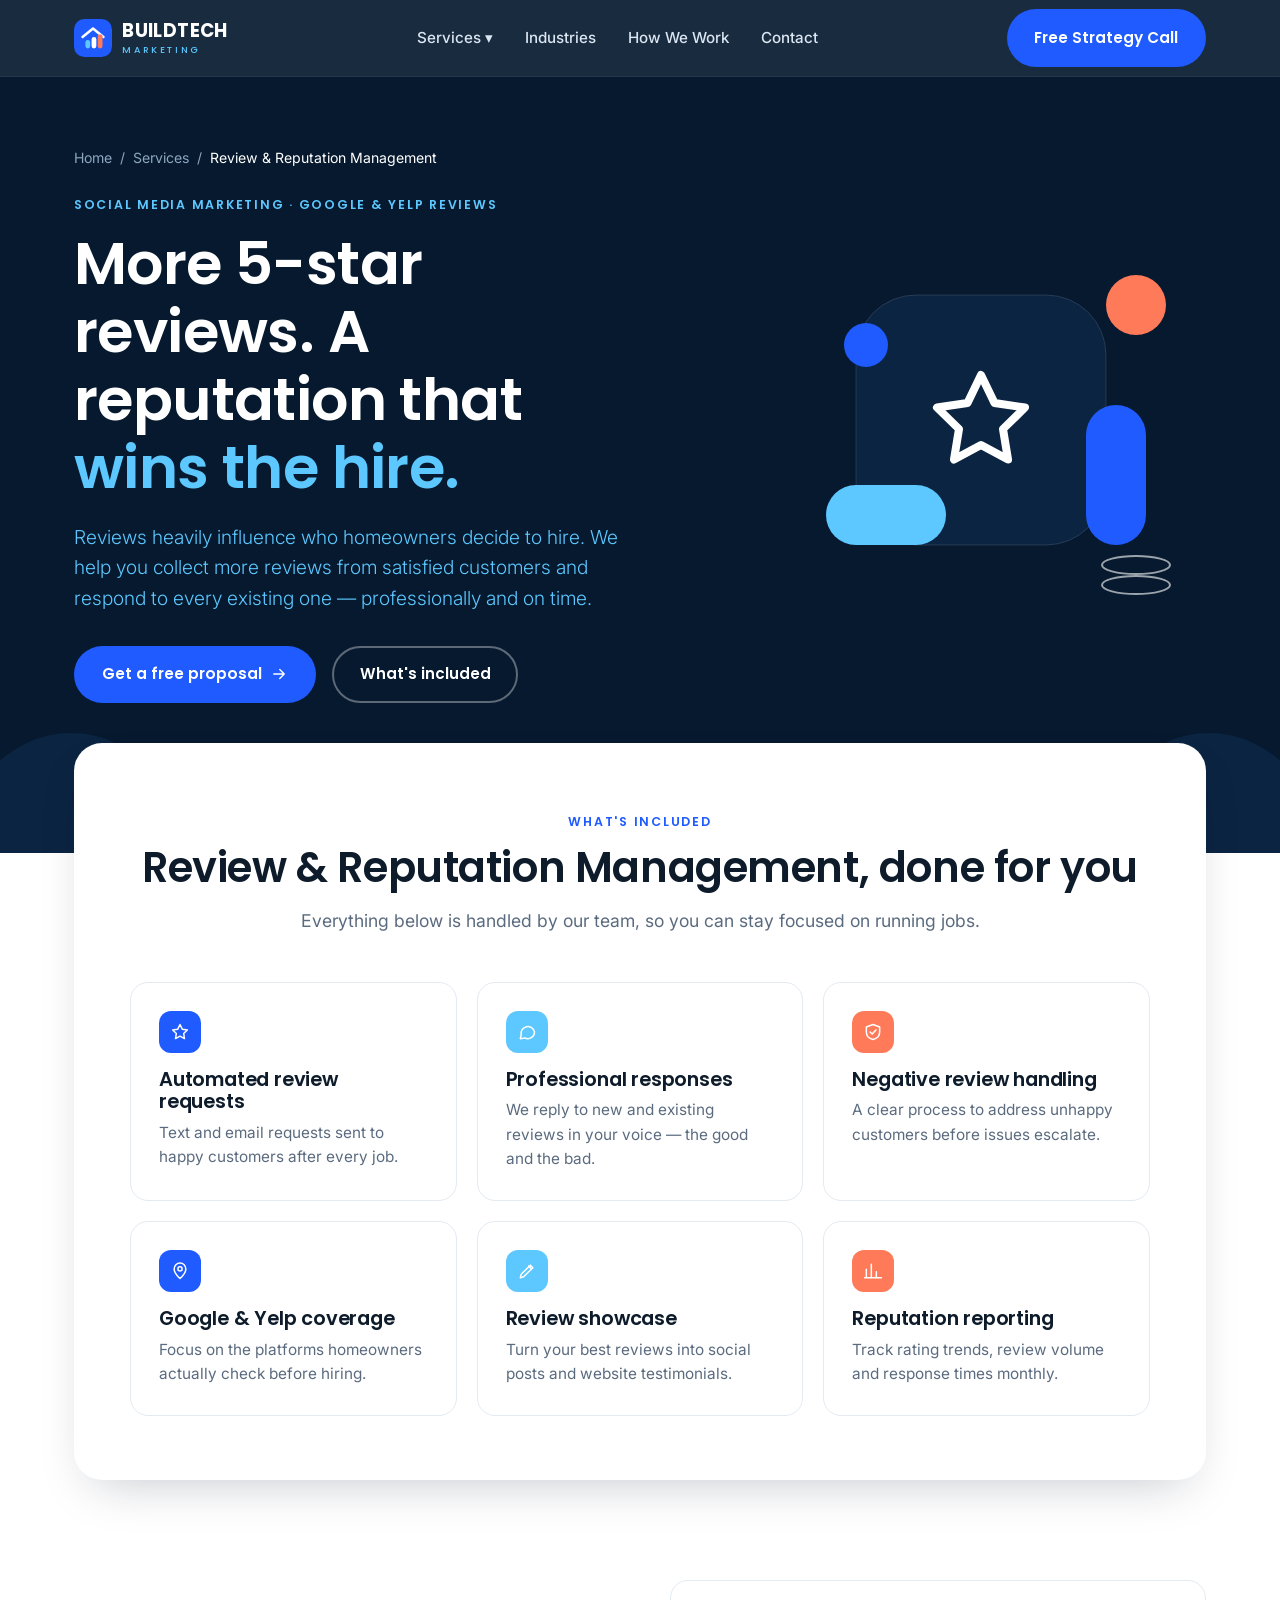
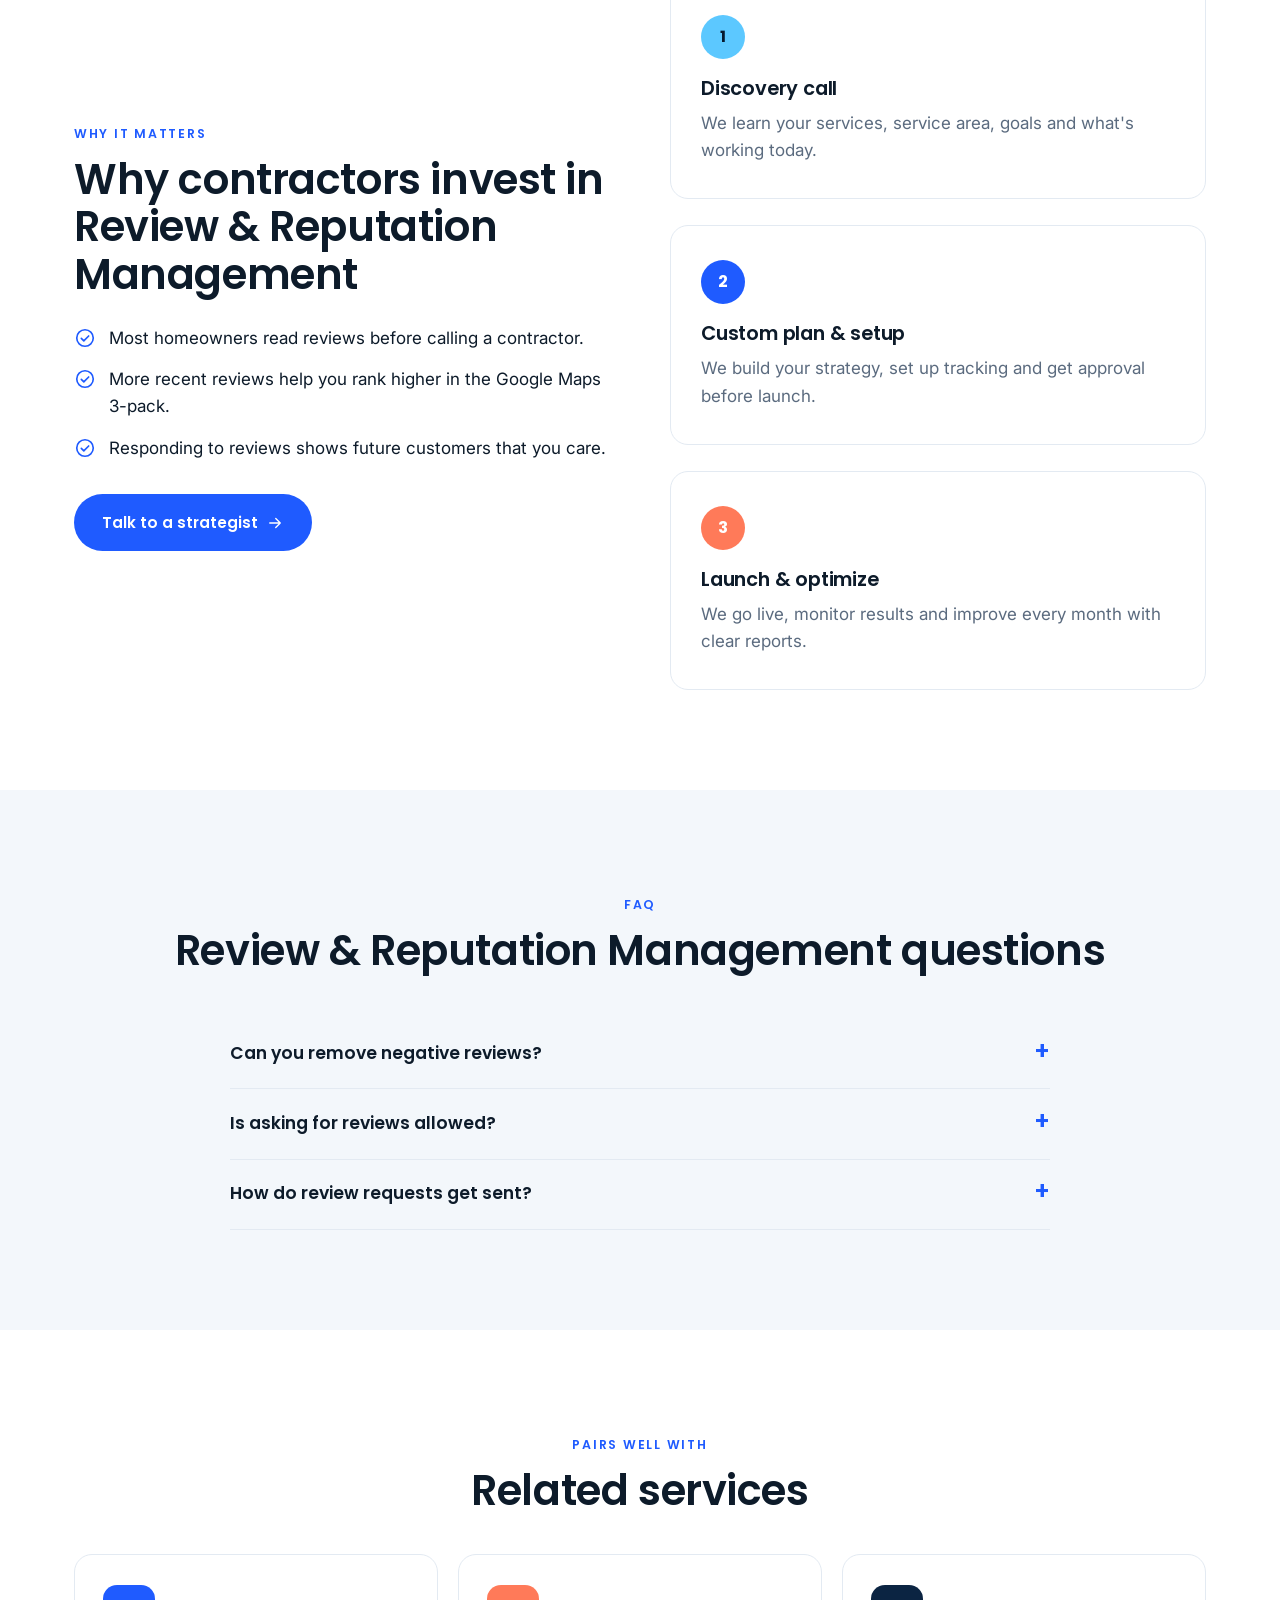
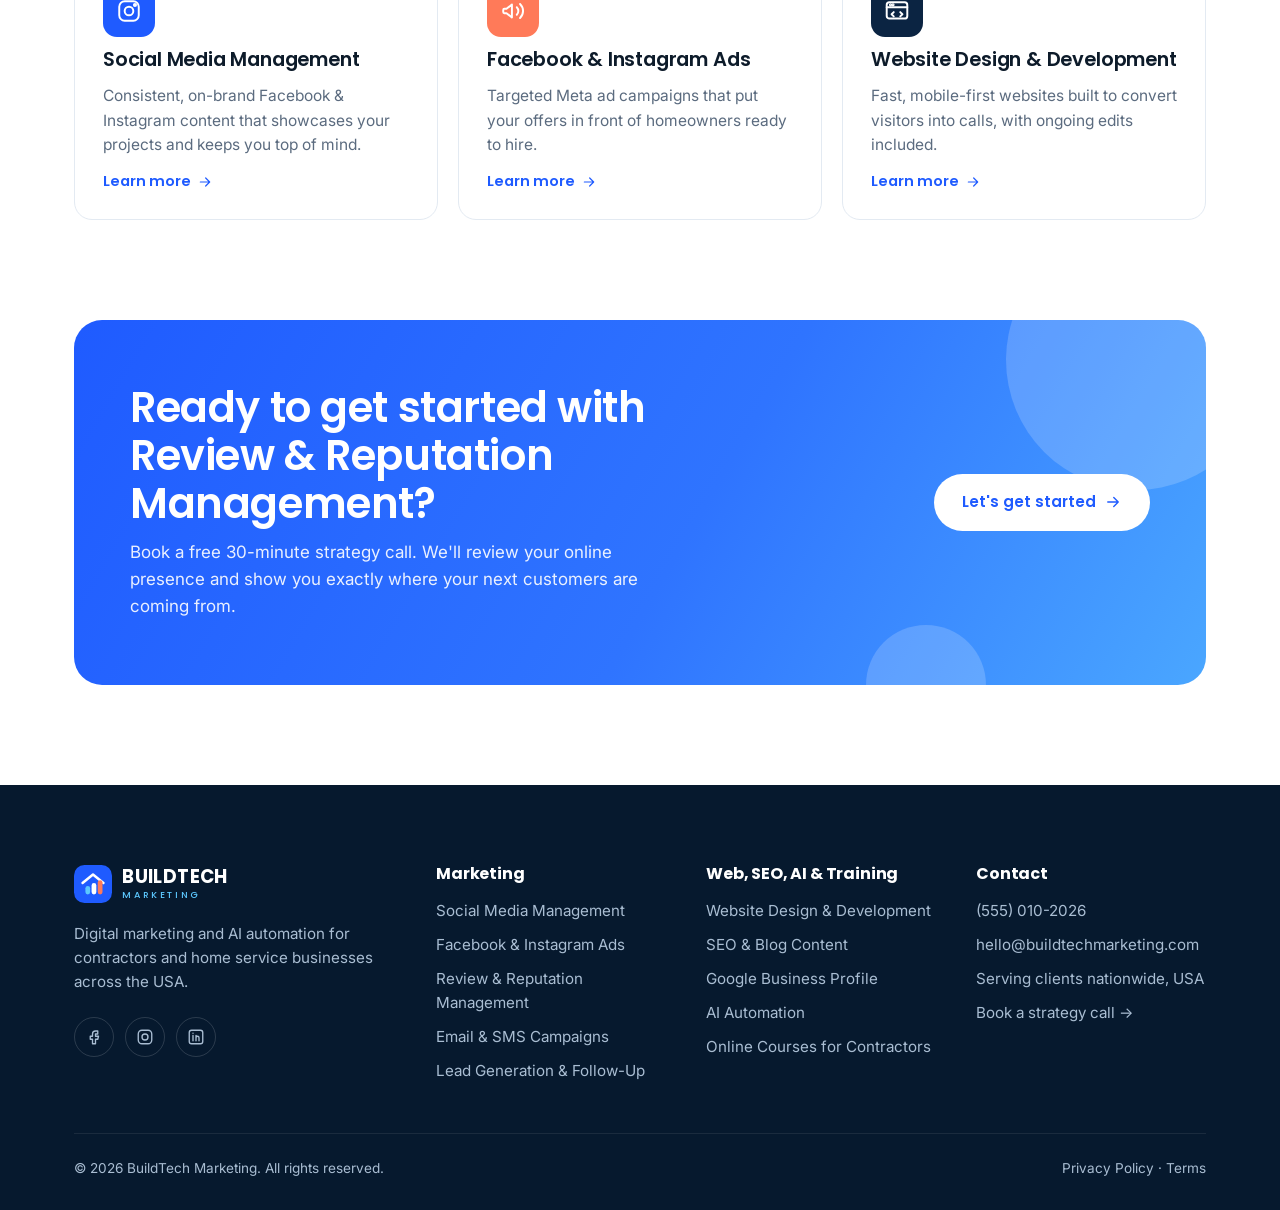
<file: reputation-management.html>
<!DOCTYPE html>
<html lang="en">
<head>
<meta charset="utf-8">
<!-- Google tag -->
<script async src="https://www.googletagmanager.com/gtm.js?id=GTM-TVT2VMHB"></script>
<script>
  window.dataLayer = window.dataLayer || [];
  function gtag(){dataLayer.push(arguments);}
  gtag('js', new Date());
</script>
<meta name="viewport" content="width=device-width, initial-scale=1">
<title>Review &amp; Reputation Management for Contractors | Google &amp; Yelp | BuildTech Marketing</title>
<meta name="description" content="Get more 5-star Google and Yelp reviews from happy customers and respond professionally to every review. Reputation management for home service businesses.">
<link rel="canonical" href="https://buildtechmarketing.com/reputation-management">
<meta property="og:type" content="website"><meta property="og:site_name" content="BuildTech Marketing">
<meta property="og:title" content="Review &amp; Reputation Management for Contractors | Google &amp; Yelp | BuildTech Marketing"><meta property="og:description" content="Get more 5-star Google and Yelp reviews from happy customers and respond professionally to every review. Reputation management for home service businesses."><meta property="og:url" content="https://buildtechmarketing.com/reputation-management">
<meta name="twitter:card" content="summary_large_image">
<meta name="theme-color" content="#06192e">
<link rel="icon" href="assets/favicon.svg" type="image/svg+xml">
<link rel="preconnect" href="https://fonts.googleapis.com"><link rel="preconnect" href="https://fonts.gstatic.com" crossorigin>
<link href="https://fonts.googleapis.com/css2?family=Inter:wght@300;400;500;600&family=Poppins:wght@500;600;700&display=swap" rel="stylesheet">
<link rel="stylesheet" href="assets/style.css">
<script type="application/ld+json">{"@context": "https://schema.org", "@graph": [{"@type": "Service", "name": "Review & Reputation Management", "serviceType": "Review & Reputation Management", "description": "Get more 5-star Google and Yelp reviews from happy customers and respond professionally to every review. Reputation management for home service businesses.", "provider": {"@type": "ProfessionalService", "name": "BuildTech Marketing", "url": "https://buildtechmarketing.com", "telephone": "(555) 010-2026", "email": "hello@buildtechmarketing.com", "areaServed": "United States", "description": "Digital marketing and AI automation agency for contractors and home service businesses."}, "areaServed": "United States", "url": "https://buildtechmarketing.com/reputation-management"}, {"@type": "FAQPage", "mainEntity": [{"@type": "Question", "name": "Can you remove negative reviews?", "acceptedAnswer": {"@type": "Answer", "text": "We can't remove legitimate reviews, but we respond professionally, help resolve the issue, and flag reviews that violate platform policies."}}, {"@type": "Question", "name": "Is asking for reviews allowed?", "acceptedAnswer": {"@type": "Answer", "text": "Yes \u2014 Google encourages businesses to ask customers for reviews. We follow each platform's guidelines (for example, Yelp discourages soliciting reviews, so we use a compliant approach there)."}}, {"@type": "Question", "name": "How do review requests get sent?", "acceptedAnswer": {"@type": "Answer", "text": "After a job is marked complete, your customer automatically receives a friendly text or email with a direct link to leave a review."}}]}, {"@type": "BreadcrumbList", "itemListElement": [{"@type": "ListItem", "position": 1, "name": "Home", "item": "https://buildtechmarketing.com/"}, {"@type": "ListItem", "position": 2, "name": "Services", "item": "https://buildtechmarketing.com/#services"}, {"@type": "ListItem", "position": 3, "name": "Review & Reputation Management", "item": "https://buildtechmarketing.com/reputation-management"}]}]}</script>
</head>
<body>
<header class="site-header">
 <div class="wrap nav">
  <a class="logo" href="index.html" aria-label="BuildTech Marketing home"><svg class="logo-mark" viewBox="0 0 40 40" aria-hidden="true"><rect width="40" height="40" rx="11" fill="#1f5bff"/>
<path d="M9 19 L20 10 L31 19" fill="none" stroke="#fff" stroke-width="2.6" stroke-linecap="round" stroke-linejoin="round"/>
<rect x="12" y="22" width="5" height="9" rx="2.5" fill="#5cc8ff"/><rect x="18.5" y="19" width="5" height="12" rx="2.5" fill="#fff"/><rect x="25" y="16" width="5" height="15" rx="2.5" fill="#ff7a59"/></svg><span class="logo-text">BUILDTECH<small>MARKETING</small></span></a>
  <ul class="menu" id="menu">
   <li class="has-drop"><a href="index.html#services">Services ▾</a><div class="drop"><a href="social-media-management.html"><span class="ic"><svg class="" viewBox="0 0 24 24" fill="none" stroke="currentColor" stroke-width="1.8" stroke-linecap="round" stroke-linejoin="round" aria-hidden="true"><rect x="3" y="3" width="18" height="18" rx="5"/><circle cx="12" cy="12" r="4"/><circle cx="17.5" cy="6.5" r="1"/></svg></span>Social Media Management</a><a href="facebook-instagram-ads.html"><span class="ic"><svg class="" viewBox="0 0 24 24" fill="none" stroke="currentColor" stroke-width="1.8" stroke-linecap="round" stroke-linejoin="round" aria-hidden="true"><path d="M3 11v2a1 1 0 0 0 1 1h2l5 4V6L6 10H4a1 1 0 0 0-1 1z"/><path d="M15.5 8.5a5 5 0 0 1 0 7"/><path d="M18.5 5.5a9 9 0 0 1 0 13"/></svg></span>Facebook & Instagram Ads</a><a href="reputation-management.html"><span class="ic"><svg class="" viewBox="0 0 24 24" fill="none" stroke="currentColor" stroke-width="1.8" stroke-linecap="round" stroke-linejoin="round" aria-hidden="true"><path d="M12 3l2.7 5.6 6.1.9-4.4 4.3 1 6.1L12 17l-5.4 2.9 1-6.1L3.2 9.5l6.1-.9z"/></svg></span>Review & Reputation Management</a><a href="website-design.html"><span class="ic"><svg class="" viewBox="0 0 24 24" fill="none" stroke="currentColor" stroke-width="1.8" stroke-linecap="round" stroke-linejoin="round" aria-hidden="true"><rect x="2.5" y="4" width="19" height="15" rx="2.5"/><path d="M2.5 8.5h19"/><circle cx="6" cy="6.3" r=".6"/><circle cx="8.3" cy="6.3" r=".6"/><path d="M9 13l-2 2 2 2M15 13l2 2-2 2"/></svg></span>Website Design & Development</a><a href="seo-content-marketing.html"><span class="ic"><svg class="" viewBox="0 0 24 24" fill="none" stroke="currentColor" stroke-width="1.8" stroke-linecap="round" stroke-linejoin="round" aria-hidden="true"><circle cx="10.5" cy="10.5" r="6.5"/><path d="M15.5 15.5L21 21"/><path d="M7.5 12l2-2 1.5 1.5 2.5-3"/></svg></span>SEO & Blog Content</a><a href="google-business-profile.html"><span class="ic"><svg class="" viewBox="0 0 24 24" fill="none" stroke="currentColor" stroke-width="1.8" stroke-linecap="round" stroke-linejoin="round" aria-hidden="true"><path d="M12 21s-7-6.2-7-11.5A7 7 0 0 1 19 9.5C19 14.8 12 21 12 21z"/><circle cx="12" cy="9.5" r="2.5"/></svg></span>Google Business Profile</a><a href="email-sms-campaigns.html"><span class="ic"><svg class="" viewBox="0 0 24 24" fill="none" stroke="currentColor" stroke-width="1.8" stroke-linecap="round" stroke-linejoin="round" aria-hidden="true"><rect x="3" y="5" width="18" height="14" rx="2.5"/><path d="M3.5 6.5l8.5 6.5 8.5-6.5"/></svg></span>Email & SMS Campaigns</a><a href="lead-generation.html"><span class="ic"><svg class="" viewBox="0 0 24 24" fill="none" stroke="currentColor" stroke-width="1.8" stroke-linecap="round" stroke-linejoin="round" aria-hidden="true"><path d="M3 4h18l-7 8.5V19l-4 2v-8.5z"/></svg></span>Lead Generation & Follow-Up</a><a href="ai-automation.html"><span class="ic"><svg class="" viewBox="0 0 24 24" fill="none" stroke="currentColor" stroke-width="1.8" stroke-linecap="round" stroke-linejoin="round" aria-hidden="true"><rect x="5" y="7" width="14" height="12" rx="3"/><path d="M12 3v4M9 12h.01M15 12h.01M9.5 15.5h5M2.5 12v3M21.5 12v3"/></svg></span>AI Automation</a><a href="online-courses-for-contractors.html"><span class="ic"><svg class="" viewBox="0 0 24 24" fill="none" stroke="currentColor" stroke-width="1.8" stroke-linecap="round" stroke-linejoin="round" aria-hidden="true"><path d="M2 9l10-5 10 5-10 5z"/><path d="M6 11v5c0 1.5 2.7 3 6 3s6-1.5 6-3v-5"/><path d="M22 9v6"/></svg></span>Online Courses for Contractors</a></div></li>
   <li><a href="index.html#industries">Industries</a></li>
   <li><a href="index.html#process">How We Work</a></li>
   <li><a href="contact.html">Contact</a></li>
  </ul>
  <div class="nav-cta"><a class="btn btn-primary" href="contact.html">Free Strategy Call</a>
   <button class="burger" aria-label="Open menu" aria-controls="menu" aria-expanded="false" onclick="var m=document.getElementById('menu');m.classList.toggle('open');this.setAttribute('aria-expanded',m.classList.contains('open'))"><svg class="" viewBox="0 0 24 24" fill="none" stroke="currentColor" stroke-width="1.8" stroke-linecap="round" stroke-linejoin="round" aria-hidden="true"><path d="M4 7h16M4 12h16M4 17h16"/></svg></button></div>
 </div>
</header>
<main>
<section class="hero svc-hero"><div class="wrap hero-grid">
 <div>
  <nav class="crumbs" aria-label="Breadcrumb"><a href="index.html">Home</a>/<a href="index.html#services">Services</a>/<span style="color:#fff">Review & Reputation Management</span></nav>
  <span class="eyebrow" style="margin-top:1.6rem">Social Media Marketing · Google & Yelp reviews</span>
  <h1>More 5-star reviews. A reputation that <em>wins the hire.</em></h1>
  <p class="lead">Reviews heavily influence who homeowners decide to hire. We help you collect more reviews from satisfied customers and respond to every existing one — professionally and on time.</p>
  <div class="actions"><a class="btn btn-primary" href="contact.html">Get a free proposal <svg class="" viewBox="0 0 24 24" fill="none" stroke="currentColor" stroke-width="1.8" stroke-linecap="round" stroke-linejoin="round" aria-hidden="true"><path d="M5 12h14M13 6l6 6-6 6"/></svg></a><a class="btn btn-ghost" href="#included">What's included</a></div>
 </div>
 <svg class="hero-art" viewBox="0 0 420 380" aria-hidden="true">
 <g class="float"><circle cx="350" cy="70" r="30" fill="#ff7a59"/></g>
 <rect x="70" y="60" width="250" height="250" rx="60" fill="#0b2442" stroke="rgba(255,255,255,.12)"/>
 <rect x="40" y="250" width="120" height="60" rx="30" fill="#5cc8ff"/>
 <g class="float d2"><rect x="300" y="170" width="60" height="140" rx="30" fill="#1f5bff"/></g>
 <circle cx="80" cy="110" r="22" fill="#1f5bff"/>
 <g transform="translate(135 125) scale(5)" fill="none" stroke="#fff" stroke-width="1.6" stroke-linecap="round" stroke-linejoin="round"><path d="M12 3l2.7 5.6 6.1.9-4.4 4.3 1 6.1L12 17l-5.4 2.9 1-6.1L3.2 9.5l6.1-.9z"/></g>
 <g class="float d3" fill="none" stroke="#fff" stroke-width="2" opacity=".6"><ellipse cx="350" cy="330" rx="34" ry="9"/><ellipse cx="350" cy="350" rx="34" ry="9"/></g>
</svg>
</div><svg class="waves" viewBox="0 0 1440 150" preserveAspectRatio="none" aria-hidden="true">
 <circle cx="80" cy="160" r="130" fill="#0b2442"/><circle cx="380" cy="170" r="110" fill="#0e2a4d"/>
 <circle cx="720" cy="175" r="120" fill="#0b2442"/><circle cx="1050" cy="165" r="125" fill="#0e2a4d"/><circle cx="1360" cy="160" r="130" fill="#0b2442"/>
</svg></section>

<div class="wrap overlap" id="included"><div class="panel">
 <div class="center"><span class="eyebrow dark">What's included</span><h2 style="margin-top:.6rem">Review & Reputation Management, done for you</h2>
 <p class="sub" style="margin-top:1rem">Everything below is handled by our team, so you can stay focused on running jobs.</p></div>
 <div class="incl"><div class="incl-item reveal"><span class="dot c-blue"><svg class="" viewBox="0 0 24 24" fill="none" stroke="currentColor" stroke-width="1.8" stroke-linecap="round" stroke-linejoin="round" aria-hidden="true"><path d="M12 3l2.7 5.6 6.1.9-4.4 4.3 1 6.1L12 17l-5.4 2.9 1-6.1L3.2 9.5l6.1-.9z"/></svg></span><h3>Automated review requests</h3><p>Text and email requests sent to happy customers after every job.</p></div><div class="incl-item reveal"><span class="dot c-sky"><svg class="" viewBox="0 0 24 24" fill="none" stroke="currentColor" stroke-width="1.8" stroke-linecap="round" stroke-linejoin="round" aria-hidden="true"><path d="M21 12a8 8 0 0 1-11.6 7.1L4 20l1-4.6A8 8 0 1 1 21 12z"/></svg></span><h3>Professional responses</h3><p>We reply to new and existing reviews in your voice — the good and the bad.</p></div><div class="incl-item reveal"><span class="dot c-coral"><svg class="" viewBox="0 0 24 24" fill="none" stroke="currentColor" stroke-width="1.8" stroke-linecap="round" stroke-linejoin="round" aria-hidden="true"><path d="M12 3l8 3v6c0 5-3.5 8-8 9-4.5-1-8-4-8-9V6z"/><path d="M8.5 12l2.5 2.5 4.5-5"/></svg></span><h3>Negative review handling</h3><p>A clear process to address unhappy customers before issues escalate.</p></div><div class="incl-item reveal"><span class="dot c-blue"><svg class="" viewBox="0 0 24 24" fill="none" stroke="currentColor" stroke-width="1.8" stroke-linecap="round" stroke-linejoin="round" aria-hidden="true"><path d="M12 21s-7-6.2-7-11.5A7 7 0 0 1 19 9.5C19 14.8 12 21 12 21z"/><circle cx="12" cy="9.5" r="2.5"/></svg></span><h3>Google & Yelp coverage</h3><p>Focus on the platforms homeowners actually check before hiring.</p></div><div class="incl-item reveal"><span class="dot c-sky"><svg class="" viewBox="0 0 24 24" fill="none" stroke="currentColor" stroke-width="1.8" stroke-linecap="round" stroke-linejoin="round" aria-hidden="true"><path d="M4 20l4-1 11-11-3-3L5 16z"/><path d="M14 6l3 3"/></svg></span><h3>Review showcase</h3><p>Turn your best reviews into social posts and website testimonials.</p></div><div class="incl-item reveal"><span class="dot c-coral"><svg class="" viewBox="0 0 24 24" fill="none" stroke="currentColor" stroke-width="1.8" stroke-linecap="round" stroke-linejoin="round" aria-hidden="true"><path d="M4 20V10M10 20V4M16 20v-7M22 20H2"/></svg></span><h3>Reputation reporting</h3><p>Track rating trends, review volume and response times monthly.</p></div></div>
</div></div>

<section><div class="wrap split">
 <div class="reveal"><span class="eyebrow dark">Why it matters</span><h2 style="margin-top:.6rem">Why contractors invest in Review & Reputation Management</h2>
  <ul class="checklist"><li><svg class="" viewBox="0 0 24 24" fill="none" stroke="currentColor" stroke-width="1.8" stroke-linecap="round" stroke-linejoin="round" aria-hidden="true"><circle cx="12" cy="12" r="9"/><path d="M8 12.5l2.7 2.7L16 9.8"/></svg><span>Most homeowners read reviews before calling a contractor.</span></li><li><svg class="" viewBox="0 0 24 24" fill="none" stroke="currentColor" stroke-width="1.8" stroke-linecap="round" stroke-linejoin="round" aria-hidden="true"><circle cx="12" cy="12" r="9"/><path d="M8 12.5l2.7 2.7L16 9.8"/></svg><span>More recent reviews help you rank higher in the Google Maps 3-pack.</span></li><li><svg class="" viewBox="0 0 24 24" fill="none" stroke="currentColor" stroke-width="1.8" stroke-linecap="round" stroke-linejoin="round" aria-hidden="true"><circle cx="12" cy="12" r="9"/><path d="M8 12.5l2.7 2.7L16 9.8"/></svg><span>Responding to reviews shows future customers that you care.</span></li></ul>
  <a class="btn btn-primary" style="margin-top:2rem" href="contact.html">Talk to a strategist <svg class="" viewBox="0 0 24 24" fill="none" stroke="currentColor" stroke-width="1.8" stroke-linecap="round" stroke-linejoin="round" aria-hidden="true"><path d="M5 12h14M13 6l6 6-6 6"/></svg></a></div>
 <div class="steps light reveal" style="grid-template-columns:1fr;margin-top:0">
  <div class="step"><div class="num c-sky" style="color:#06192e;width:44px;height:44px;font-size:1rem">1</div><h3>Discovery call</h3><p>We learn your services, service area, goals and what's working today.</p></div>
  <div class="step"><div class="num c-blue" style="color:#fff;width:44px;height:44px;font-size:1rem">2</div><h3>Custom plan & setup</h3><p>We build your strategy, set up tracking and get approval before launch.</p></div>
  <div class="step"><div class="num c-coral" style="color:#fff;width:44px;height:44px;font-size:1rem">3</div><h3>Launch & optimize</h3><p>We go live, monitor results and improve every month with clear reports.</p></div>
 </div>
</div></section>

<section class="bg-soft"><div class="wrap">
 <div class="center"><span class="eyebrow dark">FAQ</span><h2 style="margin-top:.6rem">Review & Reputation Management questions</h2></div>
 <div class="faq"><details><summary>Can you remove negative reviews?</summary><p>We can't remove legitimate reviews, but we respond professionally, help resolve the issue, and flag reviews that violate platform policies.</p></details><details><summary>Is asking for reviews allowed?</summary><p>Yes — Google encourages businesses to ask customers for reviews. We follow each platform's guidelines (for example, Yelp discourages soliciting reviews, so we use a compliant approach there).</p></details><details><summary>How do review requests get sent?</summary><p>After a job is marked complete, your customer automatically receives a friendly text or email with a direct link to leave a review.</p></details></div>
</div></section>

<section style="padding-bottom:0"><div class="wrap">
 <div class="center"><span class="eyebrow dark">Pairs well with</span><h2 style="margin-top:.6rem">Related services</h2></div>
 <div class="related"><a class="svc-card reveal" href="social-media-management.html"><span class="ic c-blue"><svg class="" viewBox="0 0 24 24" fill="none" stroke="currentColor" stroke-width="1.8" stroke-linecap="round" stroke-linejoin="round" aria-hidden="true"><rect x="3" y="3" width="18" height="18" rx="5"/><circle cx="12" cy="12" r="4"/><circle cx="17.5" cy="6.5" r="1"/></svg></span>
<h3>Social Media Management</h3><p>Consistent, on-brand Facebook & Instagram content that showcases your projects and keeps you top of mind.</p><span class="more">Learn more <svg class="" viewBox="0 0 24 24" fill="none" stroke="currentColor" stroke-width="1.8" stroke-linecap="round" stroke-linejoin="round" aria-hidden="true"><path d="M5 12h14M13 6l6 6-6 6"/></svg></span></a><a class="svc-card reveal" href="facebook-instagram-ads.html"><span class="ic c-coral"><svg class="" viewBox="0 0 24 24" fill="none" stroke="currentColor" stroke-width="1.8" stroke-linecap="round" stroke-linejoin="round" aria-hidden="true"><path d="M3 11v2a1 1 0 0 0 1 1h2l5 4V6L6 10H4a1 1 0 0 0-1 1z"/><path d="M15.5 8.5a5 5 0 0 1 0 7"/><path d="M18.5 5.5a9 9 0 0 1 0 13"/></svg></span>
<h3>Facebook & Instagram Ads</h3><p>Targeted Meta ad campaigns that put your offers in front of homeowners ready to hire.</p><span class="more">Learn more <svg class="" viewBox="0 0 24 24" fill="none" stroke="currentColor" stroke-width="1.8" stroke-linecap="round" stroke-linejoin="round" aria-hidden="true"><path d="M5 12h14M13 6l6 6-6 6"/></svg></span></a><a class="svc-card reveal" href="website-design.html"><span class="ic c-navy"><svg class="" viewBox="0 0 24 24" fill="none" stroke="currentColor" stroke-width="1.8" stroke-linecap="round" stroke-linejoin="round" aria-hidden="true"><rect x="2.5" y="4" width="19" height="15" rx="2.5"/><path d="M2.5 8.5h19"/><circle cx="6" cy="6.3" r=".6"/><circle cx="8.3" cy="6.3" r=".6"/><path d="M9 13l-2 2 2 2M15 13l2 2-2 2"/></svg></span>
<h3>Website Design & Development</h3><p>Fast, mobile-first websites built to convert visitors into calls, with ongoing edits included.</p><span class="more">Learn more <svg class="" viewBox="0 0 24 24" fill="none" stroke="currentColor" stroke-width="1.8" stroke-linecap="round" stroke-linejoin="round" aria-hidden="true"><path d="M5 12h14M13 6l6 6-6 6"/></svg></span></a></div>
</div></section>
<section><div class="wrap"><div class="cta-band reveal">
 <span class="blob" style="width:260px;height:260px;right:-60px;top:-90px"></span><span class="blob" style="width:120px;height:120px;right:220px;bottom:-60px"></span>
 <div><h2>Ready to get started with Review & Reputation Management?</h2><p>Book a free 30-minute strategy call. We'll review your online presence and show you exactly where your next customers are coming from.</p></div>
 <a class="btn" href="contact.html">Let's get started <svg class="" viewBox="0 0 24 24" fill="none" stroke="currentColor" stroke-width="1.8" stroke-linecap="round" stroke-linejoin="round" aria-hidden="true"><path d="M5 12h14M13 6l6 6-6 6"/></svg></a></div></div></section></main>
<footer class="site-footer">
 <div class="wrap">
  <div class="foot-grid">
   <div><a class="logo" href="index.html"><svg class="logo-mark" viewBox="0 0 40 40" aria-hidden="true"><rect width="40" height="40" rx="11" fill="#1f5bff"/>
<path d="M9 19 L20 10 L31 19" fill="none" stroke="#fff" stroke-width="2.6" stroke-linecap="round" stroke-linejoin="round"/>
<rect x="12" y="22" width="5" height="9" rx="2.5" fill="#5cc8ff"/><rect x="18.5" y="19" width="5" height="12" rx="2.5" fill="#fff"/><rect x="25" y="16" width="5" height="15" rx="2.5" fill="#ff7a59"/></svg><span class="logo-text">BUILDTECH<small>MARKETING</small></span></a>
    <p style="margin-top:1.2rem;max-width:300px">Digital marketing and AI automation for contractors and home service businesses across the USA.</p>
    <div class="socials"><a href="#" aria-label="Facebook"><svg class="" viewBox="0 0 24 24" fill="none" stroke="currentColor" stroke-width="1.8" stroke-linecap="round" stroke-linejoin="round" aria-hidden="true"><path d="M14 8h3V4h-3a4 4 0 0 0-4 4v3H7v4h3v6h4v-6h3l1-4h-4V8z"/></svg></a><a href="#" aria-label="Instagram"><svg class="" viewBox="0 0 24 24" fill="none" stroke="currentColor" stroke-width="1.8" stroke-linecap="round" stroke-linejoin="round" aria-hidden="true"><rect x="3" y="3" width="18" height="18" rx="5"/><circle cx="12" cy="12" r="4"/></svg></a><a href="#" aria-label="LinkedIn"><svg class="" viewBox="0 0 24 24" fill="none" stroke="currentColor" stroke-width="1.8" stroke-linecap="round" stroke-linejoin="round" aria-hidden="true"><rect x="3" y="3" width="18" height="18" rx="3"/><path d="M8 10v7M8 7v.01M12 17v-4a2 2 0 0 1 4 0v4M12 10v7"/></svg></a></div></div>
   <div><h4>Marketing</h4><ul><li><a href="social-media-management.html">Social Media Management</a></li><li><a href="facebook-instagram-ads.html">Facebook & Instagram Ads</a></li><li><a href="reputation-management.html">Review & Reputation Management</a></li><li><a href="email-sms-campaigns.html">Email & SMS Campaigns</a></li><li><a href="lead-generation.html">Lead Generation & Follow-Up</a></li></ul></div>
   <div><h4>Web, SEO, AI &amp; Training</h4><ul><li><a href="website-design.html">Website Design & Development</a></li><li><a href="seo-content-marketing.html">SEO & Blog Content</a></li><li><a href="google-business-profile.html">Google Business Profile</a></li><li><a href="ai-automation.html">AI Automation</a></li><li><a href="online-courses-for-contractors.html">Online Courses for Contractors</a></li></ul></div>
   <div><h4>Contact</h4><ul><li>(555) 010-2026</li><li>hello@buildtechmarketing.com</li><li>Serving clients nationwide, USA</li><li><a href="contact.html">Book a strategy call →</a></li></ul></div>
  </div>
  <div class="foot-bottom"><span>© 2026 BuildTech Marketing. All rights reserved.</span><span><a href="#">Privacy Policy</a> · <a href="#">Terms</a></span></div>
 </div>
</footer>
<script>
(function(){var els=document.querySelectorAll('.reveal');if(!('IntersectionObserver' in window)){els.forEach(function(e){e.classList.add('in')});return}
var io=new IntersectionObserver(function(en){en.forEach(function(e){if(e.isIntersecting){e.target.classList.add('in');io.unobserve(e.target)}})},{threshold:.12});els.forEach(function(e){io.observe(e)})})();
</script>
</body></html>
</file>
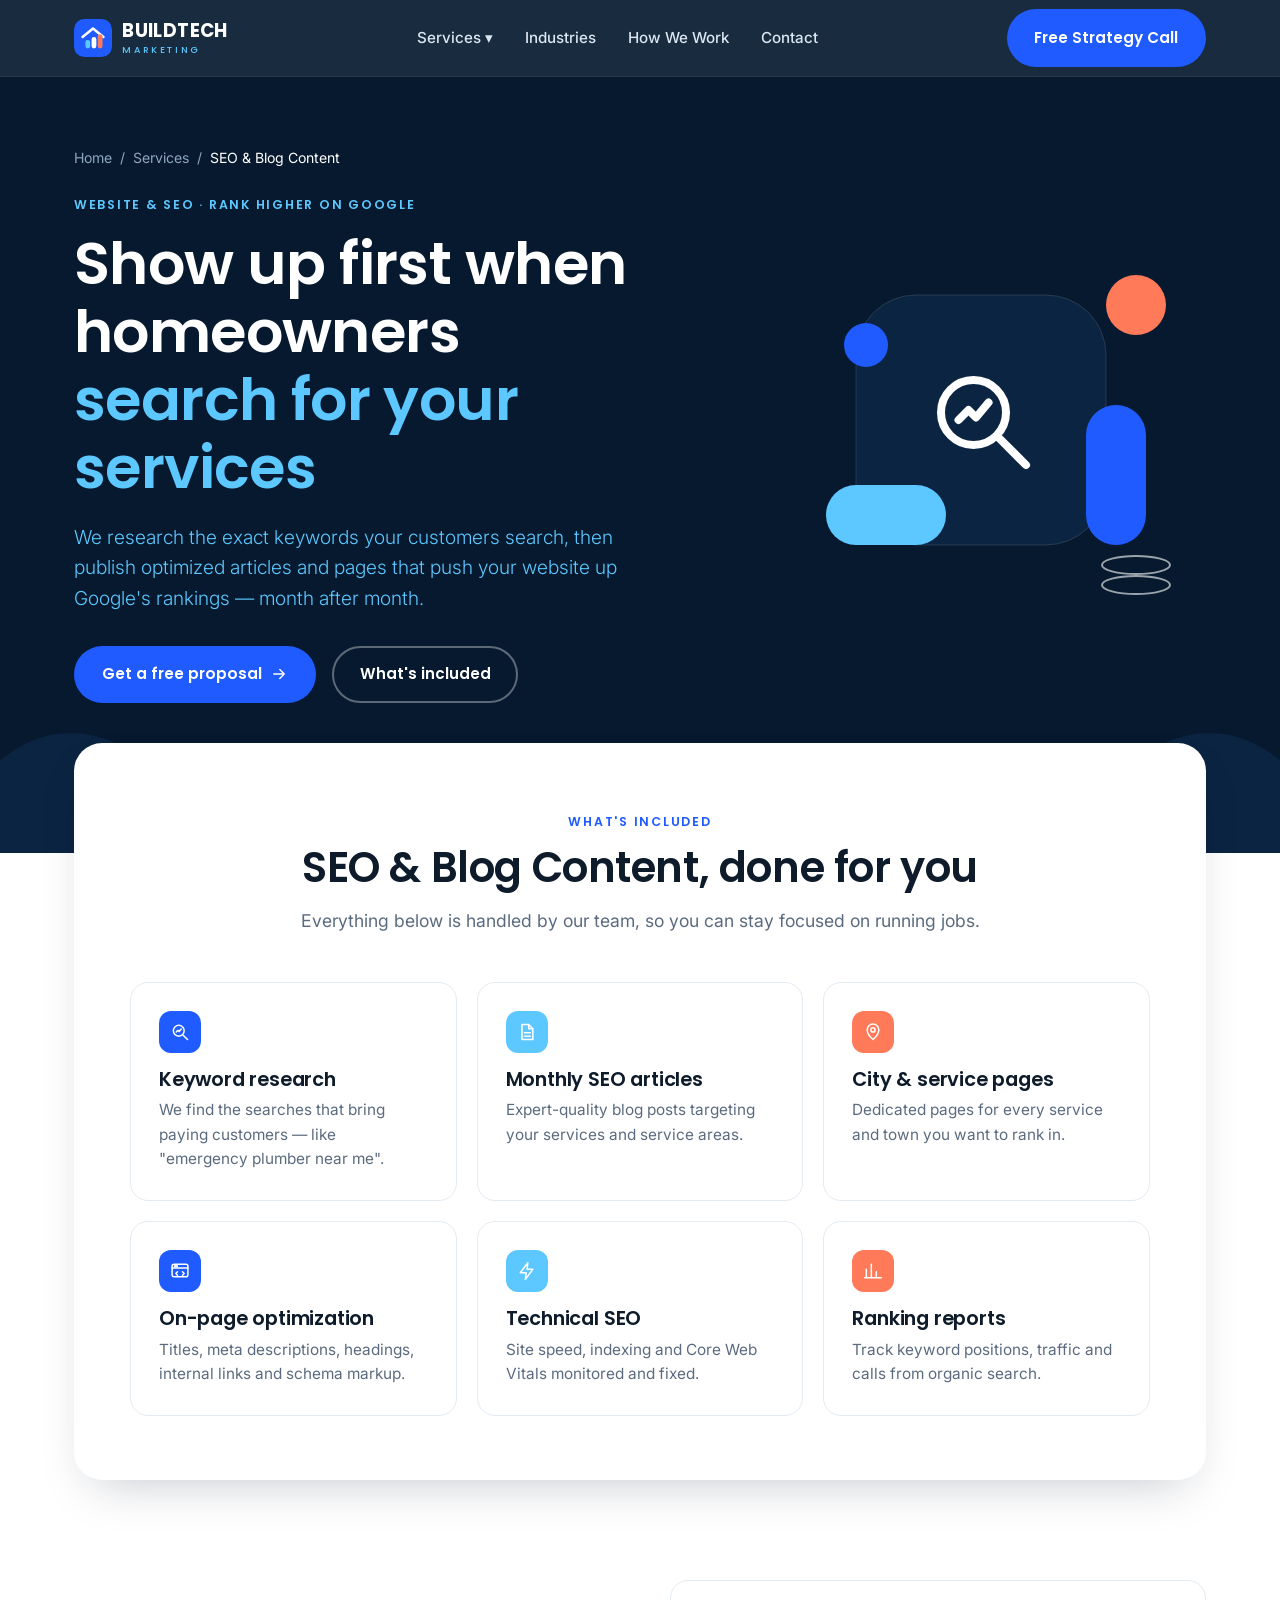
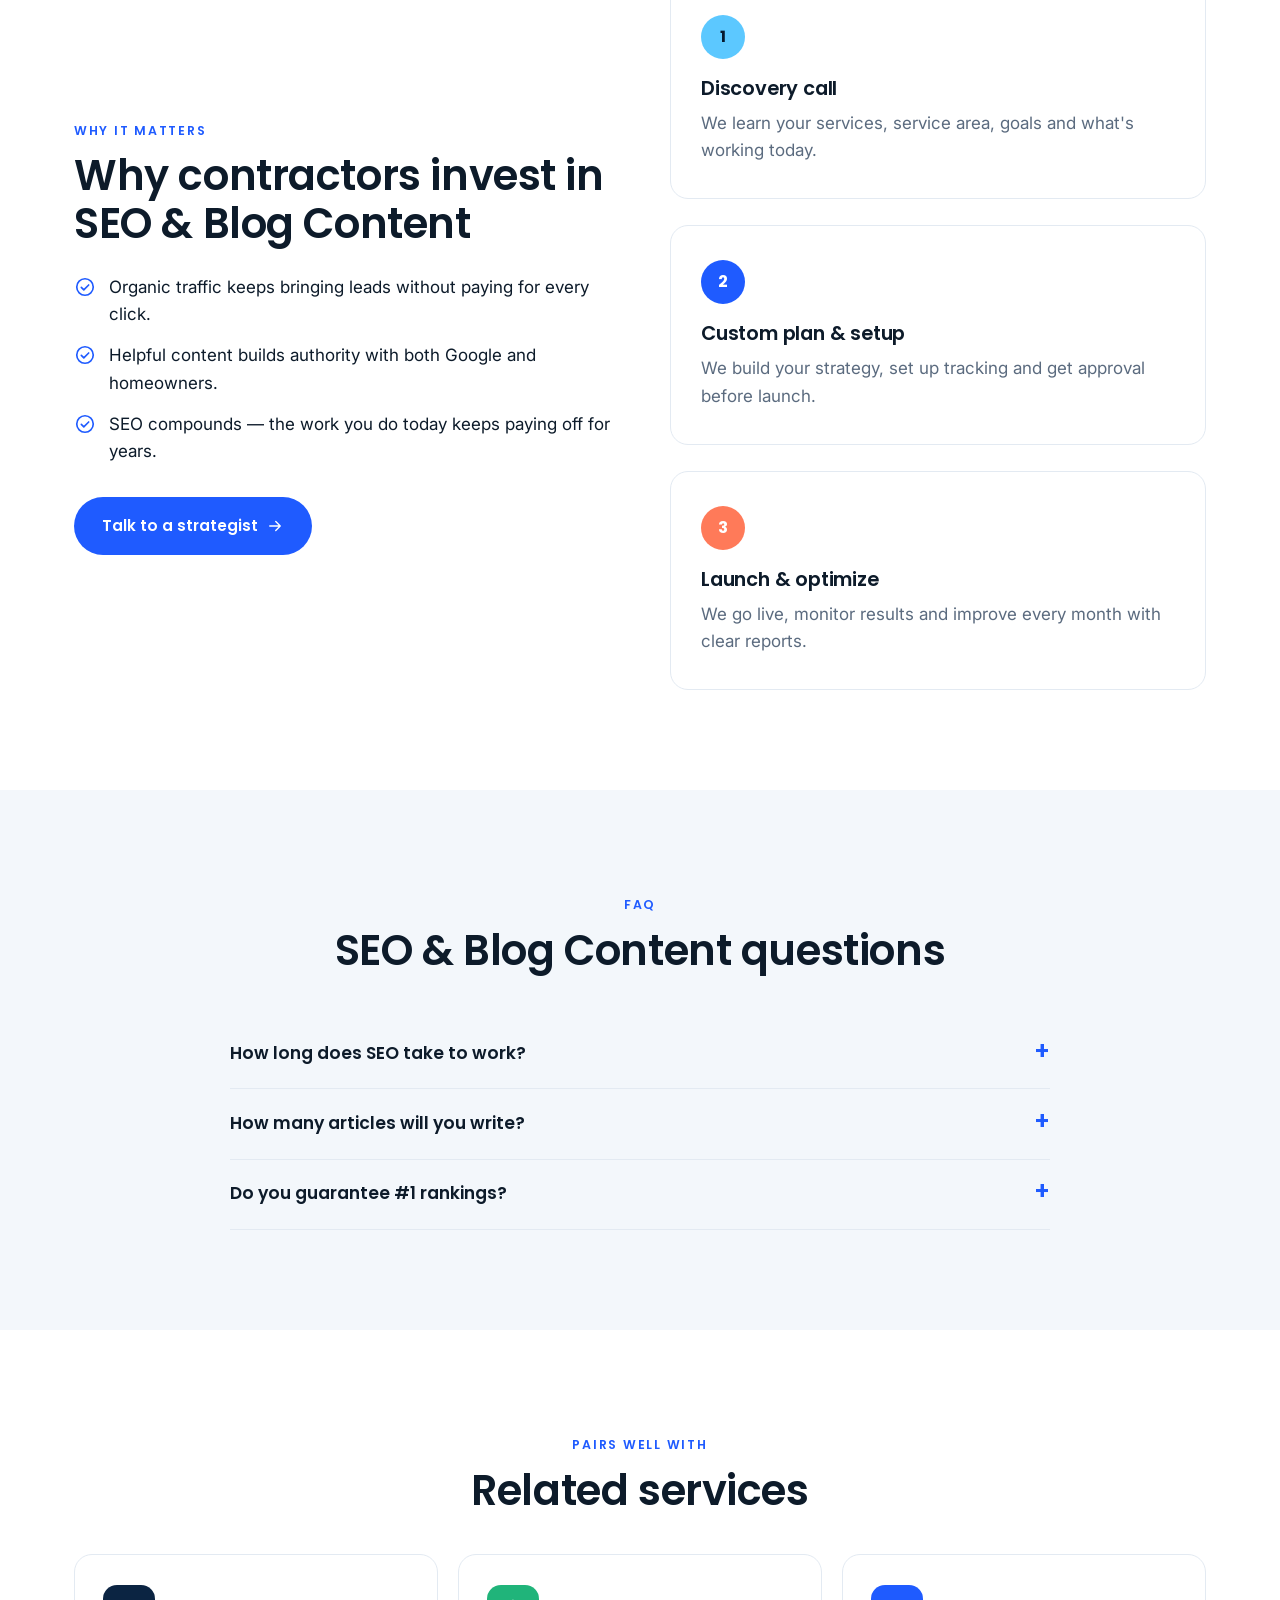
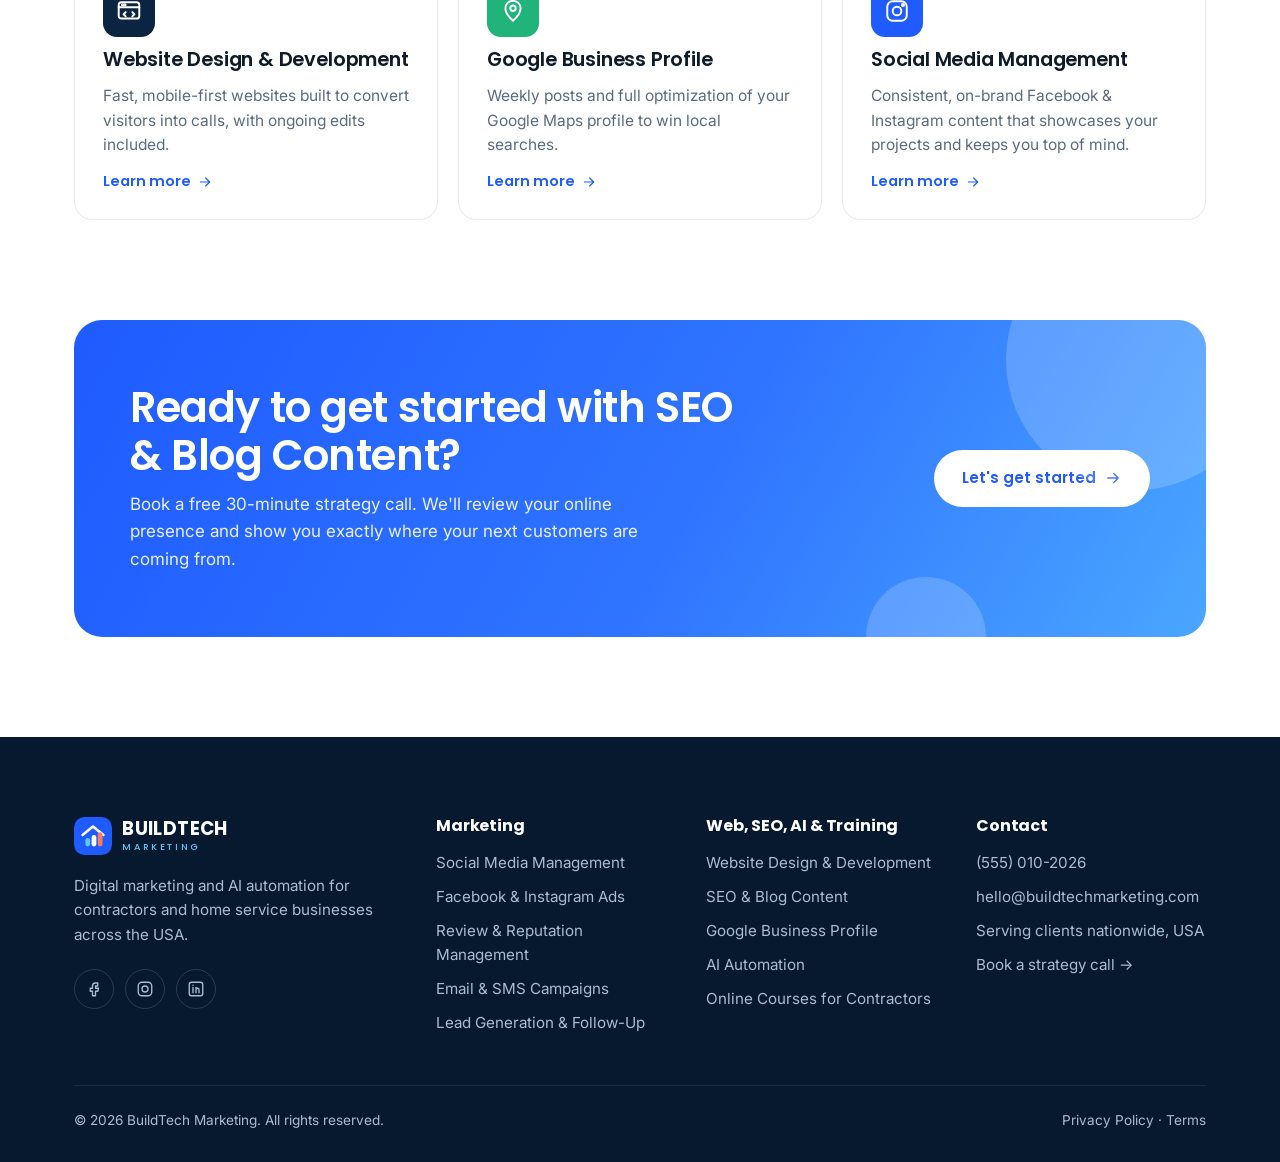
<file: seo-content-marketing.html>
<!DOCTYPE html>
<html lang="en">
<head>
<meta charset="utf-8">
<!-- Google tag -->
<script async src="https://www.googletagmanager.com/gtm.js?id=GTM-TVT2VMHB"></script>
<script>
  window.dataLayer = window.dataLayer || [];
  function gtag(){dataLayer.push(arguments);}
  gtag('js', new Date());
</script>
<meta name="viewport" content="width=device-width, initial-scale=1">
<title>SEO for Contractors | Local SEO &amp; Blog Content That Ranks | BuildTech Marketing</title>
<meta name="description" content="Local SEO and keyword-targeted blog articles that help contractors rank higher on Google for the services and cities they serve.">
<link rel="canonical" href="https://buildtechmarketing.com/seo-content-marketing">
<meta property="og:type" content="website"><meta property="og:site_name" content="BuildTech Marketing">
<meta property="og:title" content="SEO for Contractors | Local SEO &amp; Blog Content That Ranks | BuildTech Marketing"><meta property="og:description" content="Local SEO and keyword-targeted blog articles that help contractors rank higher on Google for the services and cities they serve."><meta property="og:url" content="https://buildtechmarketing.com/seo-content-marketing">
<meta name="twitter:card" content="summary_large_image">
<meta name="theme-color" content="#06192e">
<link rel="icon" href="assets/favicon.svg" type="image/svg+xml">
<link rel="preconnect" href="https://fonts.googleapis.com"><link rel="preconnect" href="https://fonts.gstatic.com" crossorigin>
<link href="https://fonts.googleapis.com/css2?family=Inter:wght@300;400;500;600&family=Poppins:wght@500;600;700&display=swap" rel="stylesheet">
<link rel="stylesheet" href="assets/style.css">
<script type="application/ld+json">{"@context": "https://schema.org", "@graph": [{"@type": "Service", "name": "SEO & Blog Content", "serviceType": "SEO & Blog Content", "description": "Local SEO and keyword-targeted blog articles that help contractors rank higher on Google for the services and cities they serve.", "provider": {"@type": "ProfessionalService", "name": "BuildTech Marketing", "url": "https://buildtechmarketing.com", "telephone": "(555) 010-2026", "email": "hello@buildtechmarketing.com", "areaServed": "United States", "description": "Digital marketing and AI automation agency for contractors and home service businesses."}, "areaServed": "United States", "url": "https://buildtechmarketing.com/seo-content-marketing"}, {"@type": "FAQPage", "mainEntity": [{"@type": "Question", "name": "How long does SEO take to work?", "acceptedAnswer": {"@type": "Answer", "text": "Most businesses see meaningful movement in 3\u20136 months. SEO is a long-term investment that compounds over time."}}, {"@type": "Question", "name": "How many articles will you write?", "acceptedAnswer": {"@type": "Answer", "text": "Packages typically include 2\u20138 articles per month, depending on your market's competitiveness and goals."}}, {"@type": "Question", "name": "Do you guarantee #1 rankings?", "acceptedAnswer": {"@type": "Answer", "text": "No honest agency can guarantee rankings. We guarantee consistent, high-quality work and transparent reporting on progress."}}]}, {"@type": "BreadcrumbList", "itemListElement": [{"@type": "ListItem", "position": 1, "name": "Home", "item": "https://buildtechmarketing.com/"}, {"@type": "ListItem", "position": 2, "name": "Services", "item": "https://buildtechmarketing.com/#services"}, {"@type": "ListItem", "position": 3, "name": "SEO & Blog Content", "item": "https://buildtechmarketing.com/seo-content-marketing"}]}]}</script>
</head>
<body>
<header class="site-header">
 <div class="wrap nav">
  <a class="logo" href="index.html" aria-label="BuildTech Marketing home"><svg class="logo-mark" viewBox="0 0 40 40" aria-hidden="true"><rect width="40" height="40" rx="11" fill="#1f5bff"/>
<path d="M9 19 L20 10 L31 19" fill="none" stroke="#fff" stroke-width="2.6" stroke-linecap="round" stroke-linejoin="round"/>
<rect x="12" y="22" width="5" height="9" rx="2.5" fill="#5cc8ff"/><rect x="18.5" y="19" width="5" height="12" rx="2.5" fill="#fff"/><rect x="25" y="16" width="5" height="15" rx="2.5" fill="#ff7a59"/></svg><span class="logo-text">BUILDTECH<small>MARKETING</small></span></a>
  <ul class="menu" id="menu">
   <li class="has-drop"><a href="index.html#services">Services ▾</a><div class="drop"><a href="social-media-management.html"><span class="ic"><svg class="" viewBox="0 0 24 24" fill="none" stroke="currentColor" stroke-width="1.8" stroke-linecap="round" stroke-linejoin="round" aria-hidden="true"><rect x="3" y="3" width="18" height="18" rx="5"/><circle cx="12" cy="12" r="4"/><circle cx="17.5" cy="6.5" r="1"/></svg></span>Social Media Management</a><a href="facebook-instagram-ads.html"><span class="ic"><svg class="" viewBox="0 0 24 24" fill="none" stroke="currentColor" stroke-width="1.8" stroke-linecap="round" stroke-linejoin="round" aria-hidden="true"><path d="M3 11v2a1 1 0 0 0 1 1h2l5 4V6L6 10H4a1 1 0 0 0-1 1z"/><path d="M15.5 8.5a5 5 0 0 1 0 7"/><path d="M18.5 5.5a9 9 0 0 1 0 13"/></svg></span>Facebook & Instagram Ads</a><a href="reputation-management.html"><span class="ic"><svg class="" viewBox="0 0 24 24" fill="none" stroke="currentColor" stroke-width="1.8" stroke-linecap="round" stroke-linejoin="round" aria-hidden="true"><path d="M12 3l2.7 5.6 6.1.9-4.4 4.3 1 6.1L12 17l-5.4 2.9 1-6.1L3.2 9.5l6.1-.9z"/></svg></span>Review & Reputation Management</a><a href="website-design.html"><span class="ic"><svg class="" viewBox="0 0 24 24" fill="none" stroke="currentColor" stroke-width="1.8" stroke-linecap="round" stroke-linejoin="round" aria-hidden="true"><rect x="2.5" y="4" width="19" height="15" rx="2.5"/><path d="M2.5 8.5h19"/><circle cx="6" cy="6.3" r=".6"/><circle cx="8.3" cy="6.3" r=".6"/><path d="M9 13l-2 2 2 2M15 13l2 2-2 2"/></svg></span>Website Design & Development</a><a href="seo-content-marketing.html"><span class="ic"><svg class="" viewBox="0 0 24 24" fill="none" stroke="currentColor" stroke-width="1.8" stroke-linecap="round" stroke-linejoin="round" aria-hidden="true"><circle cx="10.5" cy="10.5" r="6.5"/><path d="M15.5 15.5L21 21"/><path d="M7.5 12l2-2 1.5 1.5 2.5-3"/></svg></span>SEO & Blog Content</a><a href="google-business-profile.html"><span class="ic"><svg class="" viewBox="0 0 24 24" fill="none" stroke="currentColor" stroke-width="1.8" stroke-linecap="round" stroke-linejoin="round" aria-hidden="true"><path d="M12 21s-7-6.2-7-11.5A7 7 0 0 1 19 9.5C19 14.8 12 21 12 21z"/><circle cx="12" cy="9.5" r="2.5"/></svg></span>Google Business Profile</a><a href="email-sms-campaigns.html"><span class="ic"><svg class="" viewBox="0 0 24 24" fill="none" stroke="currentColor" stroke-width="1.8" stroke-linecap="round" stroke-linejoin="round" aria-hidden="true"><rect x="3" y="5" width="18" height="14" rx="2.5"/><path d="M3.5 6.5l8.5 6.5 8.5-6.5"/></svg></span>Email & SMS Campaigns</a><a href="lead-generation.html"><span class="ic"><svg class="" viewBox="0 0 24 24" fill="none" stroke="currentColor" stroke-width="1.8" stroke-linecap="round" stroke-linejoin="round" aria-hidden="true"><path d="M3 4h18l-7 8.5V19l-4 2v-8.5z"/></svg></span>Lead Generation & Follow-Up</a><a href="ai-automation.html"><span class="ic"><svg class="" viewBox="0 0 24 24" fill="none" stroke="currentColor" stroke-width="1.8" stroke-linecap="round" stroke-linejoin="round" aria-hidden="true"><rect x="5" y="7" width="14" height="12" rx="3"/><path d="M12 3v4M9 12h.01M15 12h.01M9.5 15.5h5M2.5 12v3M21.5 12v3"/></svg></span>AI Automation</a><a href="online-courses-for-contractors.html"><span class="ic"><svg class="" viewBox="0 0 24 24" fill="none" stroke="currentColor" stroke-width="1.8" stroke-linecap="round" stroke-linejoin="round" aria-hidden="true"><path d="M2 9l10-5 10 5-10 5z"/><path d="M6 11v5c0 1.5 2.7 3 6 3s6-1.5 6-3v-5"/><path d="M22 9v6"/></svg></span>Online Courses for Contractors</a></div></li>
   <li><a href="index.html#industries">Industries</a></li>
   <li><a href="index.html#process">How We Work</a></li>
   <li><a href="contact.html">Contact</a></li>
  </ul>
  <div class="nav-cta"><a class="btn btn-primary" href="contact.html">Free Strategy Call</a>
   <button class="burger" aria-label="Open menu" aria-controls="menu" aria-expanded="false" onclick="var m=document.getElementById('menu');m.classList.toggle('open');this.setAttribute('aria-expanded',m.classList.contains('open'))"><svg class="" viewBox="0 0 24 24" fill="none" stroke="currentColor" stroke-width="1.8" stroke-linecap="round" stroke-linejoin="round" aria-hidden="true"><path d="M4 7h16M4 12h16M4 17h16"/></svg></button></div>
 </div>
</header>
<main>
<section class="hero svc-hero"><div class="wrap hero-grid">
 <div>
  <nav class="crumbs" aria-label="Breadcrumb"><a href="index.html">Home</a>/<a href="index.html#services">Services</a>/<span style="color:#fff">SEO & Blog Content</span></nav>
  <span class="eyebrow" style="margin-top:1.6rem">Website & SEO · Rank higher on Google</span>
  <h1>Show up first when homeowners <em>search for your services</em></h1>
  <p class="lead">We research the exact keywords your customers search, then publish optimized articles and pages that push your website up Google's rankings — month after month.</p>
  <div class="actions"><a class="btn btn-primary" href="contact.html">Get a free proposal <svg class="" viewBox="0 0 24 24" fill="none" stroke="currentColor" stroke-width="1.8" stroke-linecap="round" stroke-linejoin="round" aria-hidden="true"><path d="M5 12h14M13 6l6 6-6 6"/></svg></a><a class="btn btn-ghost" href="#included">What's included</a></div>
 </div>
 <svg class="hero-art" viewBox="0 0 420 380" aria-hidden="true">
 <g class="float"><circle cx="350" cy="70" r="30" fill="#ff7a59"/></g>
 <rect x="70" y="60" width="250" height="250" rx="60" fill="#0b2442" stroke="rgba(255,255,255,.12)"/>
 <rect x="40" y="250" width="120" height="60" rx="30" fill="#5cc8ff"/>
 <g class="float d2"><rect x="300" y="170" width="60" height="140" rx="30" fill="#1f5bff"/></g>
 <circle cx="80" cy="110" r="22" fill="#1f5bff"/>
 <g transform="translate(135 125) scale(5)" fill="none" stroke="#fff" stroke-width="1.6" stroke-linecap="round" stroke-linejoin="round"><circle cx="10.5" cy="10.5" r="6.5"/><path d="M15.5 15.5L21 21"/><path d="M7.5 12l2-2 1.5 1.5 2.5-3"/></g>
 <g class="float d3" fill="none" stroke="#fff" stroke-width="2" opacity=".6"><ellipse cx="350" cy="330" rx="34" ry="9"/><ellipse cx="350" cy="350" rx="34" ry="9"/></g>
</svg>
</div><svg class="waves" viewBox="0 0 1440 150" preserveAspectRatio="none" aria-hidden="true">
 <circle cx="80" cy="160" r="130" fill="#0b2442"/><circle cx="380" cy="170" r="110" fill="#0e2a4d"/>
 <circle cx="720" cy="175" r="120" fill="#0b2442"/><circle cx="1050" cy="165" r="125" fill="#0e2a4d"/><circle cx="1360" cy="160" r="130" fill="#0b2442"/>
</svg></section>

<div class="wrap overlap" id="included"><div class="panel">
 <div class="center"><span class="eyebrow dark">What's included</span><h2 style="margin-top:.6rem">SEO & Blog Content, done for you</h2>
 <p class="sub" style="margin-top:1rem">Everything below is handled by our team, so you can stay focused on running jobs.</p></div>
 <div class="incl"><div class="incl-item reveal"><span class="dot c-blue"><svg class="" viewBox="0 0 24 24" fill="none" stroke="currentColor" stroke-width="1.8" stroke-linecap="round" stroke-linejoin="round" aria-hidden="true"><circle cx="10.5" cy="10.5" r="6.5"/><path d="M15.5 15.5L21 21"/><path d="M7.5 12l2-2 1.5 1.5 2.5-3"/></svg></span><h3>Keyword research</h3><p>We find the searches that bring paying customers — like "emergency plumber near me".</p></div><div class="incl-item reveal"><span class="dot c-sky"><svg class="" viewBox="0 0 24 24" fill="none" stroke="currentColor" stroke-width="1.8" stroke-linecap="round" stroke-linejoin="round" aria-hidden="true"><path d="M6 3h8l5 5v13H6z"/><path d="M14 3v5h5M9 13h7M9 17h7"/></svg></span><h3>Monthly SEO articles</h3><p>Expert-quality blog posts targeting your services and service areas.</p></div><div class="incl-item reveal"><span class="dot c-coral"><svg class="" viewBox="0 0 24 24" fill="none" stroke="currentColor" stroke-width="1.8" stroke-linecap="round" stroke-linejoin="round" aria-hidden="true"><path d="M12 21s-7-6.2-7-11.5A7 7 0 0 1 19 9.5C19 14.8 12 21 12 21z"/><circle cx="12" cy="9.5" r="2.5"/></svg></span><h3>City & service pages</h3><p>Dedicated pages for every service and town you want to rank in.</p></div><div class="incl-item reveal"><span class="dot c-blue"><svg class="" viewBox="0 0 24 24" fill="none" stroke="currentColor" stroke-width="1.8" stroke-linecap="round" stroke-linejoin="round" aria-hidden="true"><rect x="2.5" y="4" width="19" height="15" rx="2.5"/><path d="M2.5 8.5h19"/><circle cx="6" cy="6.3" r=".6"/><circle cx="8.3" cy="6.3" r=".6"/><path d="M9 13l-2 2 2 2M15 13l2 2-2 2"/></svg></span><h3>On-page optimization</h3><p>Titles, meta descriptions, headings, internal links and schema markup.</p></div><div class="incl-item reveal"><span class="dot c-sky"><svg class="" viewBox="0 0 24 24" fill="none" stroke="currentColor" stroke-width="1.8" stroke-linecap="round" stroke-linejoin="round" aria-hidden="true"><path d="M13 2L4 14h7l-1 8 9-12h-7z"/></svg></span><h3>Technical SEO</h3><p>Site speed, indexing and Core Web Vitals monitored and fixed.</p></div><div class="incl-item reveal"><span class="dot c-coral"><svg class="" viewBox="0 0 24 24" fill="none" stroke="currentColor" stroke-width="1.8" stroke-linecap="round" stroke-linejoin="round" aria-hidden="true"><path d="M4 20V10M10 20V4M16 20v-7M22 20H2"/></svg></span><h3>Ranking reports</h3><p>Track keyword positions, traffic and calls from organic search.</p></div></div>
</div></div>

<section><div class="wrap split">
 <div class="reveal"><span class="eyebrow dark">Why it matters</span><h2 style="margin-top:.6rem">Why contractors invest in SEO & Blog Content</h2>
  <ul class="checklist"><li><svg class="" viewBox="0 0 24 24" fill="none" stroke="currentColor" stroke-width="1.8" stroke-linecap="round" stroke-linejoin="round" aria-hidden="true"><circle cx="12" cy="12" r="9"/><path d="M8 12.5l2.7 2.7L16 9.8"/></svg><span>Organic traffic keeps bringing leads without paying for every click.</span></li><li><svg class="" viewBox="0 0 24 24" fill="none" stroke="currentColor" stroke-width="1.8" stroke-linecap="round" stroke-linejoin="round" aria-hidden="true"><circle cx="12" cy="12" r="9"/><path d="M8 12.5l2.7 2.7L16 9.8"/></svg><span>Helpful content builds authority with both Google and homeowners.</span></li><li><svg class="" viewBox="0 0 24 24" fill="none" stroke="currentColor" stroke-width="1.8" stroke-linecap="round" stroke-linejoin="round" aria-hidden="true"><circle cx="12" cy="12" r="9"/><path d="M8 12.5l2.7 2.7L16 9.8"/></svg><span>SEO compounds — the work you do today keeps paying off for years.</span></li></ul>
  <a class="btn btn-primary" style="margin-top:2rem" href="contact.html">Talk to a strategist <svg class="" viewBox="0 0 24 24" fill="none" stroke="currentColor" stroke-width="1.8" stroke-linecap="round" stroke-linejoin="round" aria-hidden="true"><path d="M5 12h14M13 6l6 6-6 6"/></svg></a></div>
 <div class="steps light reveal" style="grid-template-columns:1fr;margin-top:0">
  <div class="step"><div class="num c-sky" style="color:#06192e;width:44px;height:44px;font-size:1rem">1</div><h3>Discovery call</h3><p>We learn your services, service area, goals and what's working today.</p></div>
  <div class="step"><div class="num c-blue" style="color:#fff;width:44px;height:44px;font-size:1rem">2</div><h3>Custom plan & setup</h3><p>We build your strategy, set up tracking and get approval before launch.</p></div>
  <div class="step"><div class="num c-coral" style="color:#fff;width:44px;height:44px;font-size:1rem">3</div><h3>Launch & optimize</h3><p>We go live, monitor results and improve every month with clear reports.</p></div>
 </div>
</div></section>

<section class="bg-soft"><div class="wrap">
 <div class="center"><span class="eyebrow dark">FAQ</span><h2 style="margin-top:.6rem">SEO & Blog Content questions</h2></div>
 <div class="faq"><details><summary>How long does SEO take to work?</summary><p>Most businesses see meaningful movement in 3–6 months. SEO is a long-term investment that compounds over time.</p></details><details><summary>How many articles will you write?</summary><p>Packages typically include 2–8 articles per month, depending on your market's competitiveness and goals.</p></details><details><summary>Do you guarantee #1 rankings?</summary><p>No honest agency can guarantee rankings. We guarantee consistent, high-quality work and transparent reporting on progress.</p></details></div>
</div></section>

<section style="padding-bottom:0"><div class="wrap">
 <div class="center"><span class="eyebrow dark">Pairs well with</span><h2 style="margin-top:.6rem">Related services</h2></div>
 <div class="related"><a class="svc-card reveal" href="website-design.html"><span class="ic c-navy"><svg class="" viewBox="0 0 24 24" fill="none" stroke="currentColor" stroke-width="1.8" stroke-linecap="round" stroke-linejoin="round" aria-hidden="true"><rect x="2.5" y="4" width="19" height="15" rx="2.5"/><path d="M2.5 8.5h19"/><circle cx="6" cy="6.3" r=".6"/><circle cx="8.3" cy="6.3" r=".6"/><path d="M9 13l-2 2 2 2M15 13l2 2-2 2"/></svg></span>
<h3>Website Design & Development</h3><p>Fast, mobile-first websites built to convert visitors into calls, with ongoing edits included.</p><span class="more">Learn more <svg class="" viewBox="0 0 24 24" fill="none" stroke="currentColor" stroke-width="1.8" stroke-linecap="round" stroke-linejoin="round" aria-hidden="true"><path d="M5 12h14M13 6l6 6-6 6"/></svg></span></a><a class="svc-card reveal" href="google-business-profile.html"><span class="ic c-mint"><svg class="" viewBox="0 0 24 24" fill="none" stroke="currentColor" stroke-width="1.8" stroke-linecap="round" stroke-linejoin="round" aria-hidden="true"><path d="M12 21s-7-6.2-7-11.5A7 7 0 0 1 19 9.5C19 14.8 12 21 12 21z"/><circle cx="12" cy="9.5" r="2.5"/></svg></span>
<h3>Google Business Profile</h3><p>Weekly posts and full optimization of your Google Maps profile to win local searches.</p><span class="more">Learn more <svg class="" viewBox="0 0 24 24" fill="none" stroke="currentColor" stroke-width="1.8" stroke-linecap="round" stroke-linejoin="round" aria-hidden="true"><path d="M5 12h14M13 6l6 6-6 6"/></svg></span></a><a class="svc-card reveal" href="social-media-management.html"><span class="ic c-blue"><svg class="" viewBox="0 0 24 24" fill="none" stroke="currentColor" stroke-width="1.8" stroke-linecap="round" stroke-linejoin="round" aria-hidden="true"><rect x="3" y="3" width="18" height="18" rx="5"/><circle cx="12" cy="12" r="4"/><circle cx="17.5" cy="6.5" r="1"/></svg></span>
<h3>Social Media Management</h3><p>Consistent, on-brand Facebook & Instagram content that showcases your projects and keeps you top of mind.</p><span class="more">Learn more <svg class="" viewBox="0 0 24 24" fill="none" stroke="currentColor" stroke-width="1.8" stroke-linecap="round" stroke-linejoin="round" aria-hidden="true"><path d="M5 12h14M13 6l6 6-6 6"/></svg></span></a></div>
</div></section>
<section><div class="wrap"><div class="cta-band reveal">
 <span class="blob" style="width:260px;height:260px;right:-60px;top:-90px"></span><span class="blob" style="width:120px;height:120px;right:220px;bottom:-60px"></span>
 <div><h2>Ready to get started with SEO & Blog Content?</h2><p>Book a free 30-minute strategy call. We'll review your online presence and show you exactly where your next customers are coming from.</p></div>
 <a class="btn" href="contact.html">Let's get started <svg class="" viewBox="0 0 24 24" fill="none" stroke="currentColor" stroke-width="1.8" stroke-linecap="round" stroke-linejoin="round" aria-hidden="true"><path d="M5 12h14M13 6l6 6-6 6"/></svg></a></div></div></section></main>
<footer class="site-footer">
 <div class="wrap">
  <div class="foot-grid">
   <div><a class="logo" href="index.html"><svg class="logo-mark" viewBox="0 0 40 40" aria-hidden="true"><rect width="40" height="40" rx="11" fill="#1f5bff"/>
<path d="M9 19 L20 10 L31 19" fill="none" stroke="#fff" stroke-width="2.6" stroke-linecap="round" stroke-linejoin="round"/>
<rect x="12" y="22" width="5" height="9" rx="2.5" fill="#5cc8ff"/><rect x="18.5" y="19" width="5" height="12" rx="2.5" fill="#fff"/><rect x="25" y="16" width="5" height="15" rx="2.5" fill="#ff7a59"/></svg><span class="logo-text">BUILDTECH<small>MARKETING</small></span></a>
    <p style="margin-top:1.2rem;max-width:300px">Digital marketing and AI automation for contractors and home service businesses across the USA.</p>
    <div class="socials"><a href="#" aria-label="Facebook"><svg class="" viewBox="0 0 24 24" fill="none" stroke="currentColor" stroke-width="1.8" stroke-linecap="round" stroke-linejoin="round" aria-hidden="true"><path d="M14 8h3V4h-3a4 4 0 0 0-4 4v3H7v4h3v6h4v-6h3l1-4h-4V8z"/></svg></a><a href="#" aria-label="Instagram"><svg class="" viewBox="0 0 24 24" fill="none" stroke="currentColor" stroke-width="1.8" stroke-linecap="round" stroke-linejoin="round" aria-hidden="true"><rect x="3" y="3" width="18" height="18" rx="5"/><circle cx="12" cy="12" r="4"/></svg></a><a href="#" aria-label="LinkedIn"><svg class="" viewBox="0 0 24 24" fill="none" stroke="currentColor" stroke-width="1.8" stroke-linecap="round" stroke-linejoin="round" aria-hidden="true"><rect x="3" y="3" width="18" height="18" rx="3"/><path d="M8 10v7M8 7v.01M12 17v-4a2 2 0 0 1 4 0v4M12 10v7"/></svg></a></div></div>
   <div><h4>Marketing</h4><ul><li><a href="social-media-management.html">Social Media Management</a></li><li><a href="facebook-instagram-ads.html">Facebook & Instagram Ads</a></li><li><a href="reputation-management.html">Review & Reputation Management</a></li><li><a href="email-sms-campaigns.html">Email & SMS Campaigns</a></li><li><a href="lead-generation.html">Lead Generation & Follow-Up</a></li></ul></div>
   <div><h4>Web, SEO, AI &amp; Training</h4><ul><li><a href="website-design.html">Website Design & Development</a></li><li><a href="seo-content-marketing.html">SEO & Blog Content</a></li><li><a href="google-business-profile.html">Google Business Profile</a></li><li><a href="ai-automation.html">AI Automation</a></li><li><a href="online-courses-for-contractors.html">Online Courses for Contractors</a></li></ul></div>
   <div><h4>Contact</h4><ul><li>(555) 010-2026</li><li>hello@buildtechmarketing.com</li><li>Serving clients nationwide, USA</li><li><a href="contact.html">Book a strategy call →</a></li></ul></div>
  </div>
  <div class="foot-bottom"><span>© 2026 BuildTech Marketing. All rights reserved.</span><span><a href="#">Privacy Policy</a> · <a href="#">Terms</a></span></div>
 </div>
</footer>
<script>
(function(){var els=document.querySelectorAll('.reveal');if(!('IntersectionObserver' in window)){els.forEach(function(e){e.classList.add('in')});return}
var io=new IntersectionObserver(function(en){en.forEach(function(e){if(e.isIntersecting){e.target.classList.add('in');io.unobserve(e.target)}})},{threshold:.12});els.forEach(function(e){io.observe(e)})})();
</script>
</body></html>
</file>
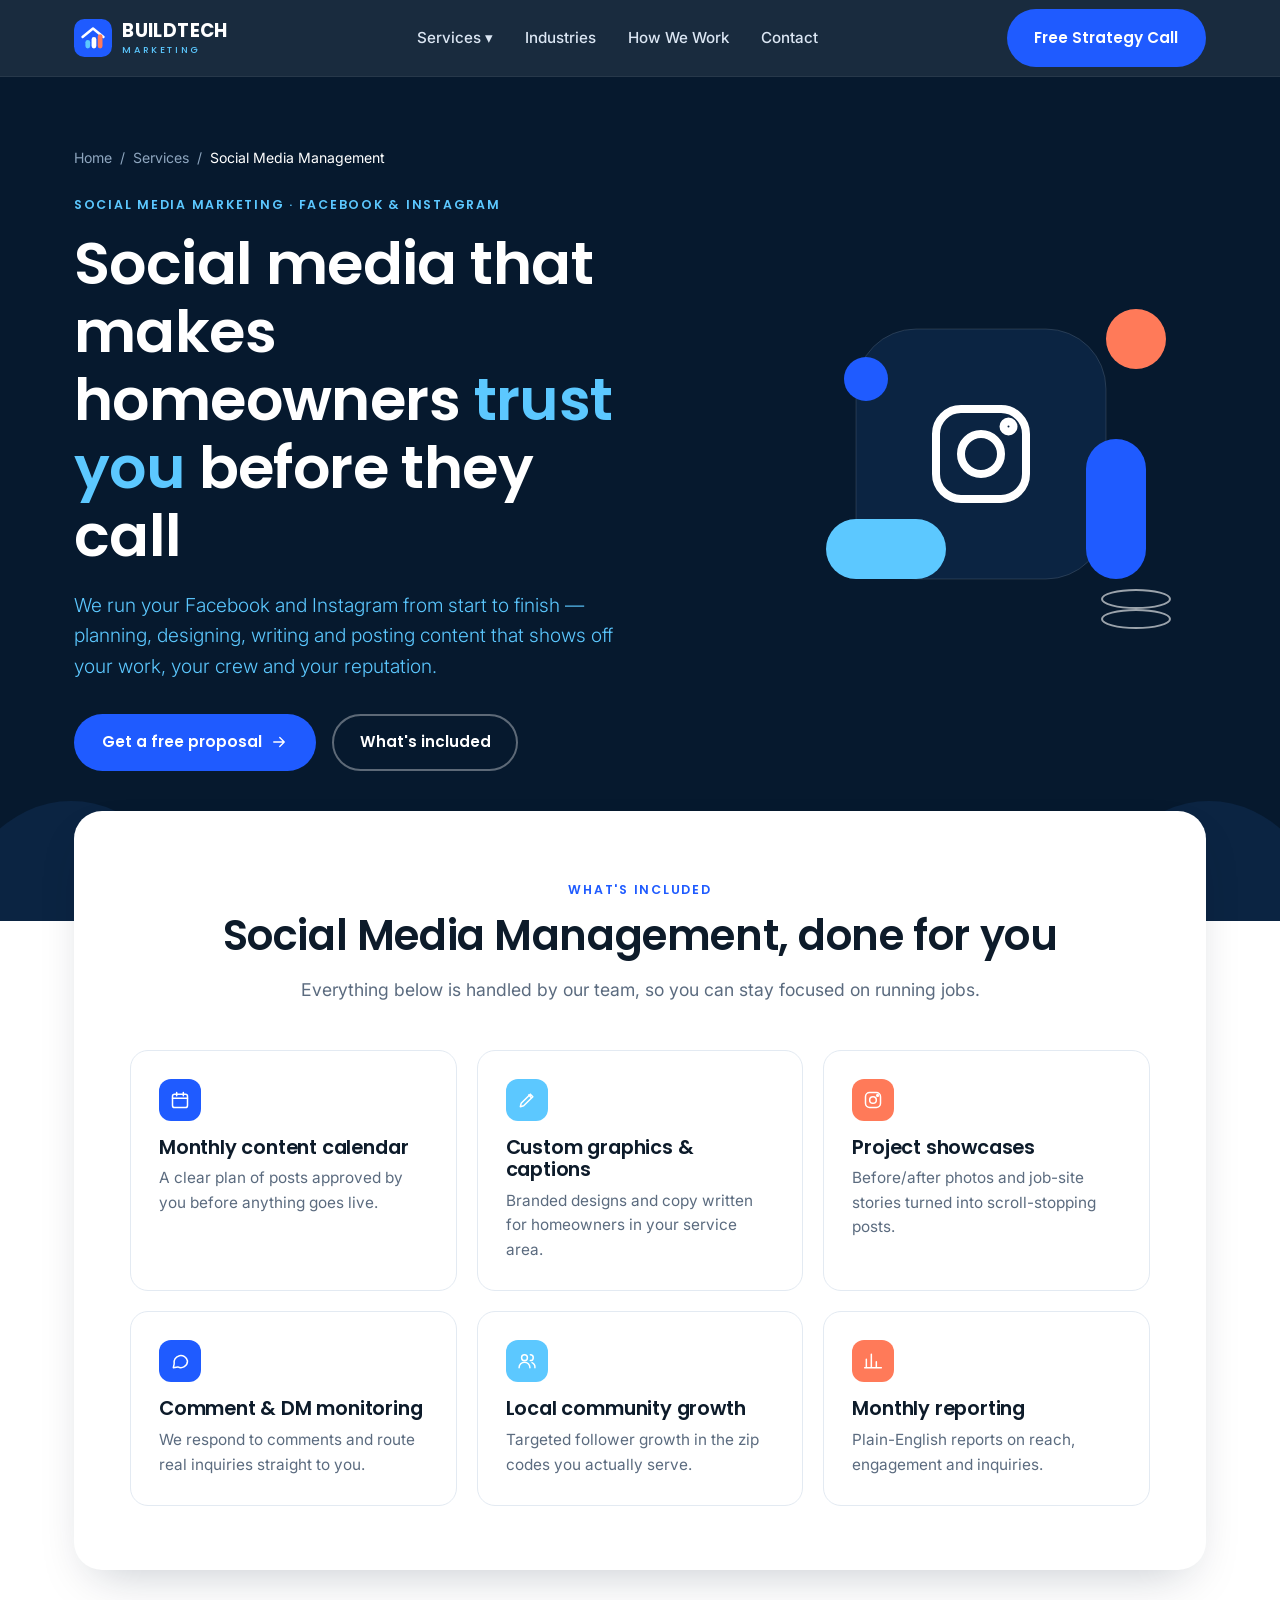
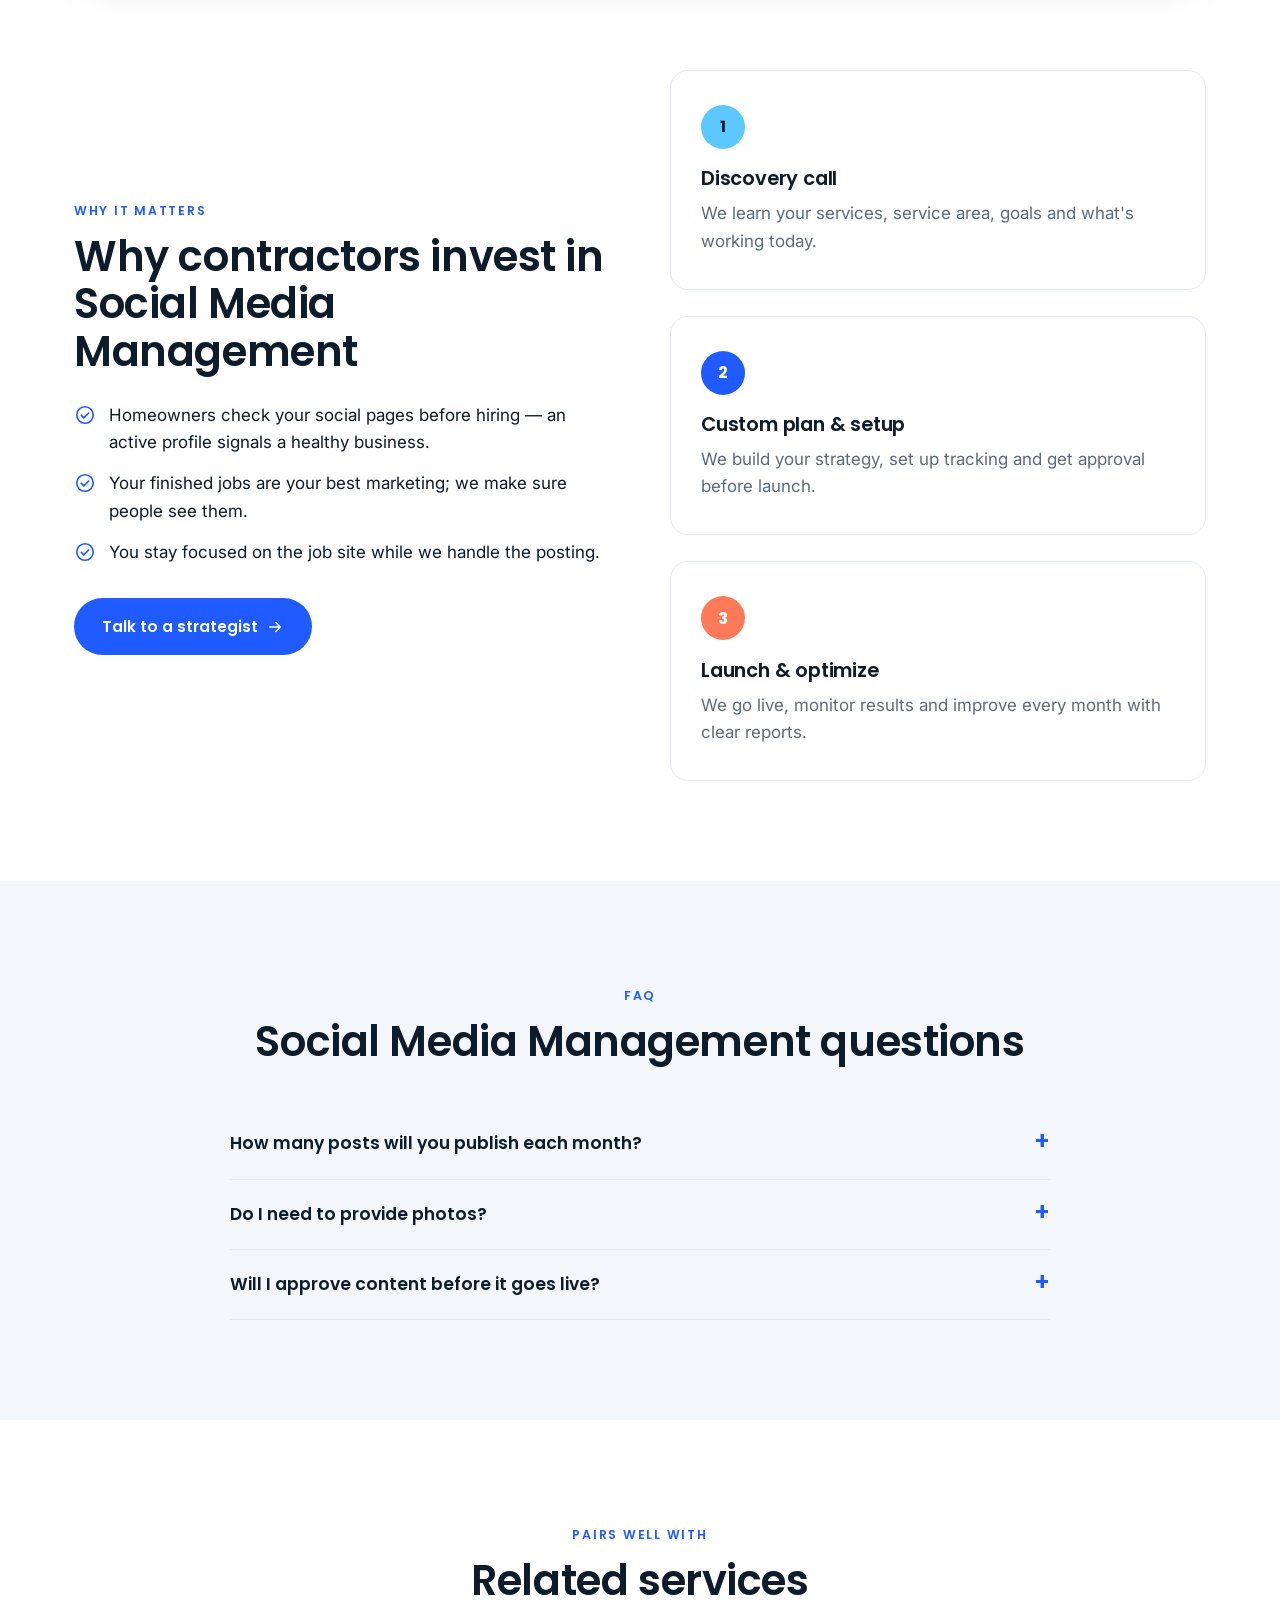
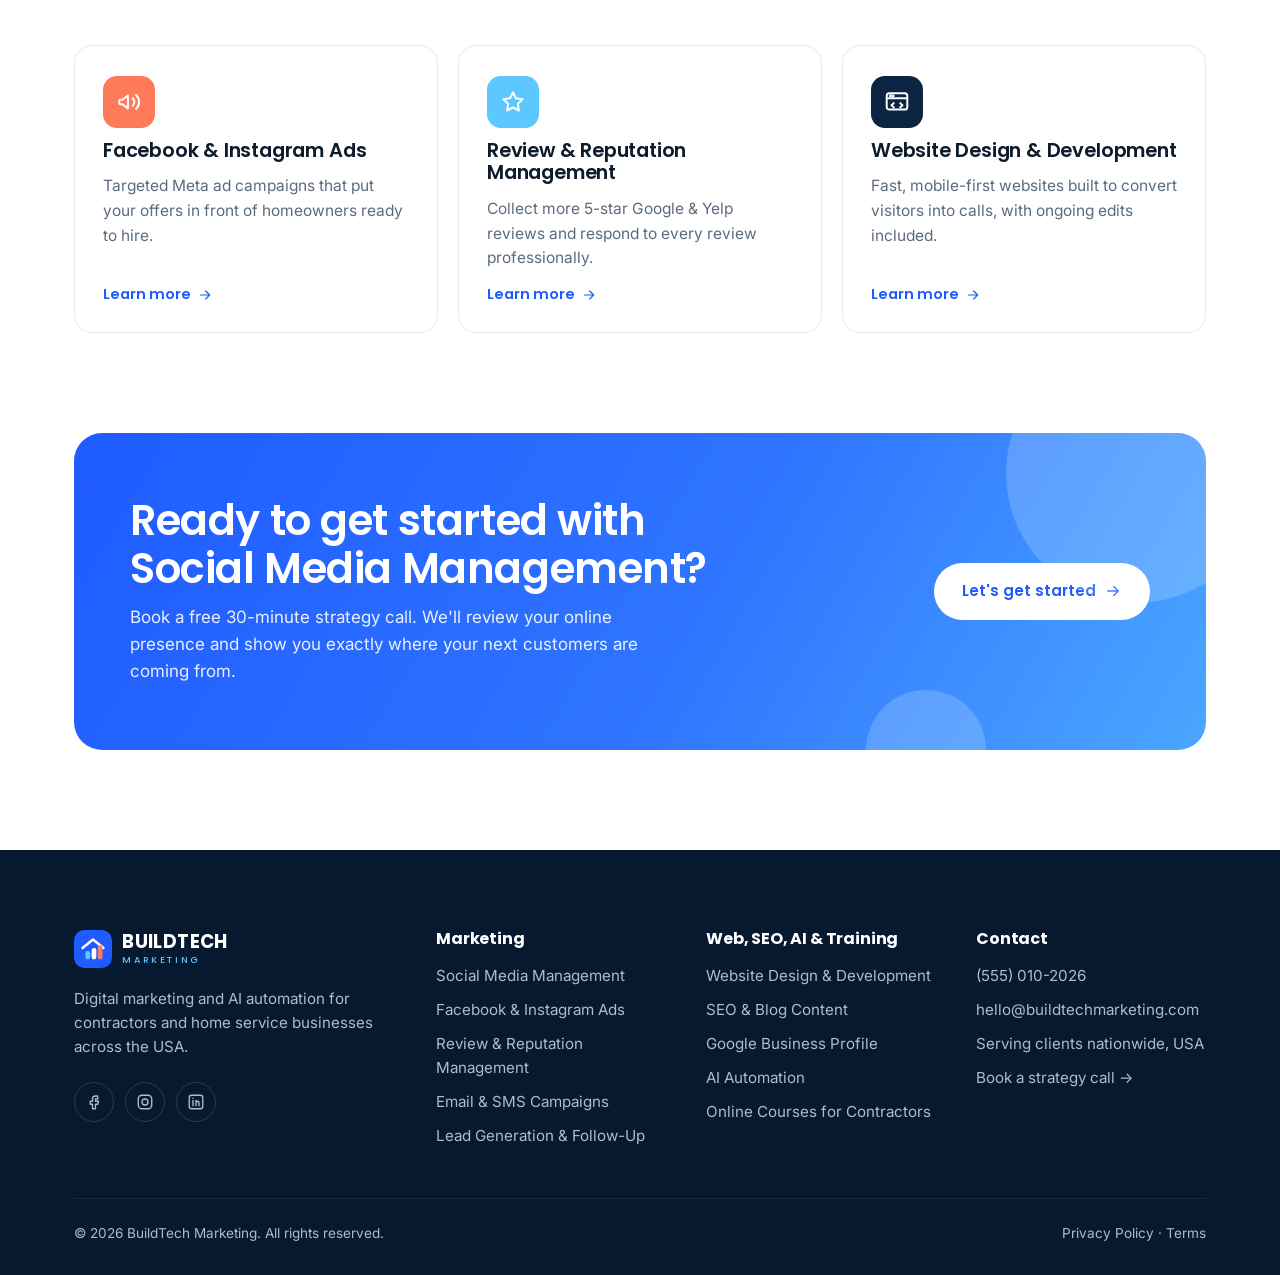
<file: social-media-management.html>
<!DOCTYPE html>
<html lang="en">
<head>
<meta charset="utf-8">
<!-- Google tag -->
<script async src="https://www.googletagmanager.com/gtm.js?id=GTM-TVT2VMHB"></script>
<script>
  window.dataLayer = window.dataLayer || [];
  function gtag(){dataLayer.push(arguments);}
  gtag('js', new Date());
</script>
<meta name="viewport" content="width=device-width, initial-scale=1">
<title>Social Media Management for Contractors | Facebook &amp; Instagram | BuildTech Marketing</title>
<meta name="description" content="Done-for-you Facebook &amp; Instagram management for contractors and home service businesses. Consistent posts, project showcases and community engagement that build trust.">
<link rel="canonical" href="https://buildtechmarketing.com/social-media-management">
<meta property="og:type" content="website"><meta property="og:site_name" content="BuildTech Marketing">
<meta property="og:title" content="Social Media Management for Contractors | Facebook &amp; Instagram | BuildTech Marketing"><meta property="og:description" content="Done-for-you Facebook &amp; Instagram management for contractors and home service businesses. Consistent posts, project showcases and community engagement that build trust."><meta property="og:url" content="https://buildtechmarketing.com/social-media-management">
<meta name="twitter:card" content="summary_large_image">
<meta name="theme-color" content="#06192e">
<link rel="icon" href="assets/favicon.svg" type="image/svg+xml">
<link rel="preconnect" href="https://fonts.googleapis.com"><link rel="preconnect" href="https://fonts.gstatic.com" crossorigin>
<link href="https://fonts.googleapis.com/css2?family=Inter:wght@300;400;500;600&family=Poppins:wght@500;600;700&display=swap" rel="stylesheet">
<link rel="stylesheet" href="assets/style.css">
<script type="application/ld+json">{"@context": "https://schema.org", "@graph": [{"@type": "Service", "name": "Social Media Management", "serviceType": "Social Media Management", "description": "Done-for-you Facebook & Instagram management for contractors and home service businesses. Consistent posts, project showcases and community engagement that build trust.", "provider": {"@type": "ProfessionalService", "name": "BuildTech Marketing", "url": "https://buildtechmarketing.com", "telephone": "(555) 010-2026", "email": "hello@buildtechmarketing.com", "areaServed": "United States", "description": "Digital marketing and AI automation agency for contractors and home service businesses."}, "areaServed": "United States", "url": "https://buildtechmarketing.com/social-media-management"}, {"@type": "FAQPage", "mainEntity": [{"@type": "Question", "name": "How many posts will you publish each month?", "acceptedAnswer": {"@type": "Answer", "text": "Most clients start with 12\u201316 posts per month across Facebook and Instagram, plus Stories. We adjust the volume to fit your goals and package."}}, {"@type": "Question", "name": "Do I need to provide photos?", "acceptedAnswer": {"@type": "Answer", "text": "Job-site photos from your phone are perfect. We'll show your team how to snap great shots and we'll handle the editing, design and captions."}}, {"@type": "Question", "name": "Will I approve content before it goes live?", "acceptedAnswer": {"@type": "Answer", "text": "Yes. You receive a monthly calendar to review and approve, so nothing is posted without your OK."}}]}, {"@type": "BreadcrumbList", "itemListElement": [{"@type": "ListItem", "position": 1, "name": "Home", "item": "https://buildtechmarketing.com/"}, {"@type": "ListItem", "position": 2, "name": "Services", "item": "https://buildtechmarketing.com/#services"}, {"@type": "ListItem", "position": 3, "name": "Social Media Management", "item": "https://buildtechmarketing.com/social-media-management"}]}]}</script>
</head>
<body>
<header class="site-header">
 <div class="wrap nav">
  <a class="logo" href="index.html" aria-label="BuildTech Marketing home"><svg class="logo-mark" viewBox="0 0 40 40" aria-hidden="true"><rect width="40" height="40" rx="11" fill="#1f5bff"/>
<path d="M9 19 L20 10 L31 19" fill="none" stroke="#fff" stroke-width="2.6" stroke-linecap="round" stroke-linejoin="round"/>
<rect x="12" y="22" width="5" height="9" rx="2.5" fill="#5cc8ff"/><rect x="18.5" y="19" width="5" height="12" rx="2.5" fill="#fff"/><rect x="25" y="16" width="5" height="15" rx="2.5" fill="#ff7a59"/></svg><span class="logo-text">BUILDTECH<small>MARKETING</small></span></a>
  <ul class="menu" id="menu">
   <li class="has-drop"><a href="index.html#services">Services ▾</a><div class="drop"><a href="social-media-management.html"><span class="ic"><svg class="" viewBox="0 0 24 24" fill="none" stroke="currentColor" stroke-width="1.8" stroke-linecap="round" stroke-linejoin="round" aria-hidden="true"><rect x="3" y="3" width="18" height="18" rx="5"/><circle cx="12" cy="12" r="4"/><circle cx="17.5" cy="6.5" r="1"/></svg></span>Social Media Management</a><a href="facebook-instagram-ads.html"><span class="ic"><svg class="" viewBox="0 0 24 24" fill="none" stroke="currentColor" stroke-width="1.8" stroke-linecap="round" stroke-linejoin="round" aria-hidden="true"><path d="M3 11v2a1 1 0 0 0 1 1h2l5 4V6L6 10H4a1 1 0 0 0-1 1z"/><path d="M15.5 8.5a5 5 0 0 1 0 7"/><path d="M18.5 5.5a9 9 0 0 1 0 13"/></svg></span>Facebook & Instagram Ads</a><a href="reputation-management.html"><span class="ic"><svg class="" viewBox="0 0 24 24" fill="none" stroke="currentColor" stroke-width="1.8" stroke-linecap="round" stroke-linejoin="round" aria-hidden="true"><path d="M12 3l2.7 5.6 6.1.9-4.4 4.3 1 6.1L12 17l-5.4 2.9 1-6.1L3.2 9.5l6.1-.9z"/></svg></span>Review & Reputation Management</a><a href="website-design.html"><span class="ic"><svg class="" viewBox="0 0 24 24" fill="none" stroke="currentColor" stroke-width="1.8" stroke-linecap="round" stroke-linejoin="round" aria-hidden="true"><rect x="2.5" y="4" width="19" height="15" rx="2.5"/><path d="M2.5 8.5h19"/><circle cx="6" cy="6.3" r=".6"/><circle cx="8.3" cy="6.3" r=".6"/><path d="M9 13l-2 2 2 2M15 13l2 2-2 2"/></svg></span>Website Design & Development</a><a href="seo-content-marketing.html"><span class="ic"><svg class="" viewBox="0 0 24 24" fill="none" stroke="currentColor" stroke-width="1.8" stroke-linecap="round" stroke-linejoin="round" aria-hidden="true"><circle cx="10.5" cy="10.5" r="6.5"/><path d="M15.5 15.5L21 21"/><path d="M7.5 12l2-2 1.5 1.5 2.5-3"/></svg></span>SEO & Blog Content</a><a href="google-business-profile.html"><span class="ic"><svg class="" viewBox="0 0 24 24" fill="none" stroke="currentColor" stroke-width="1.8" stroke-linecap="round" stroke-linejoin="round" aria-hidden="true"><path d="M12 21s-7-6.2-7-11.5A7 7 0 0 1 19 9.5C19 14.8 12 21 12 21z"/><circle cx="12" cy="9.5" r="2.5"/></svg></span>Google Business Profile</a><a href="email-sms-campaigns.html"><span class="ic"><svg class="" viewBox="0 0 24 24" fill="none" stroke="currentColor" stroke-width="1.8" stroke-linecap="round" stroke-linejoin="round" aria-hidden="true"><rect x="3" y="5" width="18" height="14" rx="2.5"/><path d="M3.5 6.5l8.5 6.5 8.5-6.5"/></svg></span>Email & SMS Campaigns</a><a href="lead-generation.html"><span class="ic"><svg class="" viewBox="0 0 24 24" fill="none" stroke="currentColor" stroke-width="1.8" stroke-linecap="round" stroke-linejoin="round" aria-hidden="true"><path d="M3 4h18l-7 8.5V19l-4 2v-8.5z"/></svg></span>Lead Generation & Follow-Up</a><a href="ai-automation.html"><span class="ic"><svg class="" viewBox="0 0 24 24" fill="none" stroke="currentColor" stroke-width="1.8" stroke-linecap="round" stroke-linejoin="round" aria-hidden="true"><rect x="5" y="7" width="14" height="12" rx="3"/><path d="M12 3v4M9 12h.01M15 12h.01M9.5 15.5h5M2.5 12v3M21.5 12v3"/></svg></span>AI Automation</a><a href="online-courses-for-contractors.html"><span class="ic"><svg class="" viewBox="0 0 24 24" fill="none" stroke="currentColor" stroke-width="1.8" stroke-linecap="round" stroke-linejoin="round" aria-hidden="true"><path d="M2 9l10-5 10 5-10 5z"/><path d="M6 11v5c0 1.5 2.7 3 6 3s6-1.5 6-3v-5"/><path d="M22 9v6"/></svg></span>Online Courses for Contractors</a></div></li>
   <li><a href="index.html#industries">Industries</a></li>
   <li><a href="index.html#process">How We Work</a></li>
   <li><a href="contact.html">Contact</a></li>
  </ul>
  <div class="nav-cta"><a class="btn btn-primary" href="contact.html">Free Strategy Call</a>
   <button class="burger" aria-label="Open menu" aria-controls="menu" aria-expanded="false" onclick="var m=document.getElementById('menu');m.classList.toggle('open');this.setAttribute('aria-expanded',m.classList.contains('open'))"><svg class="" viewBox="0 0 24 24" fill="none" stroke="currentColor" stroke-width="1.8" stroke-linecap="round" stroke-linejoin="round" aria-hidden="true"><path d="M4 7h16M4 12h16M4 17h16"/></svg></button></div>
 </div>
</header>
<main>
<section class="hero svc-hero"><div class="wrap hero-grid">
 <div>
  <nav class="crumbs" aria-label="Breadcrumb"><a href="index.html">Home</a>/<a href="index.html#services">Services</a>/<span style="color:#fff">Social Media Management</span></nav>
  <span class="eyebrow" style="margin-top:1.6rem">Social Media Marketing · Facebook & Instagram</span>
  <h1>Social media that makes homeowners <em>trust you</em> before they call</h1>
  <p class="lead">We run your Facebook and Instagram from start to finish — planning, designing, writing and posting content that shows off your work, your crew and your reputation.</p>
  <div class="actions"><a class="btn btn-primary" href="contact.html">Get a free proposal <svg class="" viewBox="0 0 24 24" fill="none" stroke="currentColor" stroke-width="1.8" stroke-linecap="round" stroke-linejoin="round" aria-hidden="true"><path d="M5 12h14M13 6l6 6-6 6"/></svg></a><a class="btn btn-ghost" href="#included">What's included</a></div>
 </div>
 <svg class="hero-art" viewBox="0 0 420 380" aria-hidden="true">
 <g class="float"><circle cx="350" cy="70" r="30" fill="#ff7a59"/></g>
 <rect x="70" y="60" width="250" height="250" rx="60" fill="#0b2442" stroke="rgba(255,255,255,.12)"/>
 <rect x="40" y="250" width="120" height="60" rx="30" fill="#5cc8ff"/>
 <g class="float d2"><rect x="300" y="170" width="60" height="140" rx="30" fill="#1f5bff"/></g>
 <circle cx="80" cy="110" r="22" fill="#1f5bff"/>
 <g transform="translate(135 125) scale(5)" fill="none" stroke="#fff" stroke-width="1.6" stroke-linecap="round" stroke-linejoin="round"><rect x="3" y="3" width="18" height="18" rx="5"/><circle cx="12" cy="12" r="4"/><circle cx="17.5" cy="6.5" r="1"/></g>
 <g class="float d3" fill="none" stroke="#fff" stroke-width="2" opacity=".6"><ellipse cx="350" cy="330" rx="34" ry="9"/><ellipse cx="350" cy="350" rx="34" ry="9"/></g>
</svg>
</div><svg class="waves" viewBox="0 0 1440 150" preserveAspectRatio="none" aria-hidden="true">
 <circle cx="80" cy="160" r="130" fill="#0b2442"/><circle cx="380" cy="170" r="110" fill="#0e2a4d"/>
 <circle cx="720" cy="175" r="120" fill="#0b2442"/><circle cx="1050" cy="165" r="125" fill="#0e2a4d"/><circle cx="1360" cy="160" r="130" fill="#0b2442"/>
</svg></section>

<div class="wrap overlap" id="included"><div class="panel">
 <div class="center"><span class="eyebrow dark">What's included</span><h2 style="margin-top:.6rem">Social Media Management, done for you</h2>
 <p class="sub" style="margin-top:1rem">Everything below is handled by our team, so you can stay focused on running jobs.</p></div>
 <div class="incl"><div class="incl-item reveal"><span class="dot c-blue"><svg class="" viewBox="0 0 24 24" fill="none" stroke="currentColor" stroke-width="1.8" stroke-linecap="round" stroke-linejoin="round" aria-hidden="true"><rect x="3" y="5" width="18" height="16" rx="2.5"/><path d="M3 10h18M8 3v4M16 3v4"/></svg></span><h3>Monthly content calendar</h3><p>A clear plan of posts approved by you before anything goes live.</p></div><div class="incl-item reveal"><span class="dot c-sky"><svg class="" viewBox="0 0 24 24" fill="none" stroke="currentColor" stroke-width="1.8" stroke-linecap="round" stroke-linejoin="round" aria-hidden="true"><path d="M4 20l4-1 11-11-3-3L5 16z"/><path d="M14 6l3 3"/></svg></span><h3>Custom graphics & captions</h3><p>Branded designs and copy written for homeowners in your service area.</p></div><div class="incl-item reveal"><span class="dot c-coral"><svg class="" viewBox="0 0 24 24" fill="none" stroke="currentColor" stroke-width="1.8" stroke-linecap="round" stroke-linejoin="round" aria-hidden="true"><rect x="3" y="3" width="18" height="18" rx="5"/><circle cx="12" cy="12" r="4"/><circle cx="17.5" cy="6.5" r="1"/></svg></span><h3>Project showcases</h3><p>Before/after photos and job-site stories turned into scroll-stopping posts.</p></div><div class="incl-item reveal"><span class="dot c-blue"><svg class="" viewBox="0 0 24 24" fill="none" stroke="currentColor" stroke-width="1.8" stroke-linecap="round" stroke-linejoin="round" aria-hidden="true"><path d="M21 12a8 8 0 0 1-11.6 7.1L4 20l1-4.6A8 8 0 1 1 21 12z"/></svg></span><h3>Comment & DM monitoring</h3><p>We respond to comments and route real inquiries straight to you.</p></div><div class="incl-item reveal"><span class="dot c-sky"><svg class="" viewBox="0 0 24 24" fill="none" stroke="currentColor" stroke-width="1.8" stroke-linecap="round" stroke-linejoin="round" aria-hidden="true"><circle cx="9" cy="8" r="3.5"/><path d="M2.5 20a6.5 6.5 0 0 1 13 0"/><path d="M16 4.5a3.5 3.5 0 0 1 0 7M18 14a6 6 0 0 1 3.5 6"/></svg></span><h3>Local community growth</h3><p>Targeted follower growth in the zip codes you actually serve.</p></div><div class="incl-item reveal"><span class="dot c-coral"><svg class="" viewBox="0 0 24 24" fill="none" stroke="currentColor" stroke-width="1.8" stroke-linecap="round" stroke-linejoin="round" aria-hidden="true"><path d="M4 20V10M10 20V4M16 20v-7M22 20H2"/></svg></span><h3>Monthly reporting</h3><p>Plain-English reports on reach, engagement and inquiries.</p></div></div>
</div></div>

<section><div class="wrap split">
 <div class="reveal"><span class="eyebrow dark">Why it matters</span><h2 style="margin-top:.6rem">Why contractors invest in Social Media Management</h2>
  <ul class="checklist"><li><svg class="" viewBox="0 0 24 24" fill="none" stroke="currentColor" stroke-width="1.8" stroke-linecap="round" stroke-linejoin="round" aria-hidden="true"><circle cx="12" cy="12" r="9"/><path d="M8 12.5l2.7 2.7L16 9.8"/></svg><span>Homeowners check your social pages before hiring — an active profile signals a healthy business.</span></li><li><svg class="" viewBox="0 0 24 24" fill="none" stroke="currentColor" stroke-width="1.8" stroke-linecap="round" stroke-linejoin="round" aria-hidden="true"><circle cx="12" cy="12" r="9"/><path d="M8 12.5l2.7 2.7L16 9.8"/></svg><span>Your finished jobs are your best marketing; we make sure people see them.</span></li><li><svg class="" viewBox="0 0 24 24" fill="none" stroke="currentColor" stroke-width="1.8" stroke-linecap="round" stroke-linejoin="round" aria-hidden="true"><circle cx="12" cy="12" r="9"/><path d="M8 12.5l2.7 2.7L16 9.8"/></svg><span>You stay focused on the job site while we handle the posting.</span></li></ul>
  <a class="btn btn-primary" style="margin-top:2rem" href="contact.html">Talk to a strategist <svg class="" viewBox="0 0 24 24" fill="none" stroke="currentColor" stroke-width="1.8" stroke-linecap="round" stroke-linejoin="round" aria-hidden="true"><path d="M5 12h14M13 6l6 6-6 6"/></svg></a></div>
 <div class="steps light reveal" style="grid-template-columns:1fr;margin-top:0">
  <div class="step"><div class="num c-sky" style="color:#06192e;width:44px;height:44px;font-size:1rem">1</div><h3>Discovery call</h3><p>We learn your services, service area, goals and what's working today.</p></div>
  <div class="step"><div class="num c-blue" style="color:#fff;width:44px;height:44px;font-size:1rem">2</div><h3>Custom plan & setup</h3><p>We build your strategy, set up tracking and get approval before launch.</p></div>
  <div class="step"><div class="num c-coral" style="color:#fff;width:44px;height:44px;font-size:1rem">3</div><h3>Launch & optimize</h3><p>We go live, monitor results and improve every month with clear reports.</p></div>
 </div>
</div></section>

<section class="bg-soft"><div class="wrap">
 <div class="center"><span class="eyebrow dark">FAQ</span><h2 style="margin-top:.6rem">Social Media Management questions</h2></div>
 <div class="faq"><details><summary>How many posts will you publish each month?</summary><p>Most clients start with 12–16 posts per month across Facebook and Instagram, plus Stories. We adjust the volume to fit your goals and package.</p></details><details><summary>Do I need to provide photos?</summary><p>Job-site photos from your phone are perfect. We'll show your team how to snap great shots and we'll handle the editing, design and captions.</p></details><details><summary>Will I approve content before it goes live?</summary><p>Yes. You receive a monthly calendar to review and approve, so nothing is posted without your OK.</p></details></div>
</div></section>

<section style="padding-bottom:0"><div class="wrap">
 <div class="center"><span class="eyebrow dark">Pairs well with</span><h2 style="margin-top:.6rem">Related services</h2></div>
 <div class="related"><a class="svc-card reveal" href="facebook-instagram-ads.html"><span class="ic c-coral"><svg class="" viewBox="0 0 24 24" fill="none" stroke="currentColor" stroke-width="1.8" stroke-linecap="round" stroke-linejoin="round" aria-hidden="true"><path d="M3 11v2a1 1 0 0 0 1 1h2l5 4V6L6 10H4a1 1 0 0 0-1 1z"/><path d="M15.5 8.5a5 5 0 0 1 0 7"/><path d="M18.5 5.5a9 9 0 0 1 0 13"/></svg></span>
<h3>Facebook & Instagram Ads</h3><p>Targeted Meta ad campaigns that put your offers in front of homeowners ready to hire.</p><span class="more">Learn more <svg class="" viewBox="0 0 24 24" fill="none" stroke="currentColor" stroke-width="1.8" stroke-linecap="round" stroke-linejoin="round" aria-hidden="true"><path d="M5 12h14M13 6l6 6-6 6"/></svg></span></a><a class="svc-card reveal" href="reputation-management.html"><span class="ic c-sky"><svg class="" viewBox="0 0 24 24" fill="none" stroke="currentColor" stroke-width="1.8" stroke-linecap="round" stroke-linejoin="round" aria-hidden="true"><path d="M12 3l2.7 5.6 6.1.9-4.4 4.3 1 6.1L12 17l-5.4 2.9 1-6.1L3.2 9.5l6.1-.9z"/></svg></span>
<h3>Review & Reputation Management</h3><p>Collect more 5-star Google & Yelp reviews and respond to every review professionally.</p><span class="more">Learn more <svg class="" viewBox="0 0 24 24" fill="none" stroke="currentColor" stroke-width="1.8" stroke-linecap="round" stroke-linejoin="round" aria-hidden="true"><path d="M5 12h14M13 6l6 6-6 6"/></svg></span></a><a class="svc-card reveal" href="website-design.html"><span class="ic c-navy"><svg class="" viewBox="0 0 24 24" fill="none" stroke="currentColor" stroke-width="1.8" stroke-linecap="round" stroke-linejoin="round" aria-hidden="true"><rect x="2.5" y="4" width="19" height="15" rx="2.5"/><path d="M2.5 8.5h19"/><circle cx="6" cy="6.3" r=".6"/><circle cx="8.3" cy="6.3" r=".6"/><path d="M9 13l-2 2 2 2M15 13l2 2-2 2"/></svg></span>
<h3>Website Design & Development</h3><p>Fast, mobile-first websites built to convert visitors into calls, with ongoing edits included.</p><span class="more">Learn more <svg class="" viewBox="0 0 24 24" fill="none" stroke="currentColor" stroke-width="1.8" stroke-linecap="round" stroke-linejoin="round" aria-hidden="true"><path d="M5 12h14M13 6l6 6-6 6"/></svg></span></a></div>
</div></section>
<section><div class="wrap"><div class="cta-band reveal">
 <span class="blob" style="width:260px;height:260px;right:-60px;top:-90px"></span><span class="blob" style="width:120px;height:120px;right:220px;bottom:-60px"></span>
 <div><h2>Ready to get started with Social Media Management?</h2><p>Book a free 30-minute strategy call. We'll review your online presence and show you exactly where your next customers are coming from.</p></div>
 <a class="btn" href="contact.html">Let's get started <svg class="" viewBox="0 0 24 24" fill="none" stroke="currentColor" stroke-width="1.8" stroke-linecap="round" stroke-linejoin="round" aria-hidden="true"><path d="M5 12h14M13 6l6 6-6 6"/></svg></a></div></div></section></main>
<footer class="site-footer">
 <div class="wrap">
  <div class="foot-grid">
   <div><a class="logo" href="index.html"><svg class="logo-mark" viewBox="0 0 40 40" aria-hidden="true"><rect width="40" height="40" rx="11" fill="#1f5bff"/>
<path d="M9 19 L20 10 L31 19" fill="none" stroke="#fff" stroke-width="2.6" stroke-linecap="round" stroke-linejoin="round"/>
<rect x="12" y="22" width="5" height="9" rx="2.5" fill="#5cc8ff"/><rect x="18.5" y="19" width="5" height="12" rx="2.5" fill="#fff"/><rect x="25" y="16" width="5" height="15" rx="2.5" fill="#ff7a59"/></svg><span class="logo-text">BUILDTECH<small>MARKETING</small></span></a>
    <p style="margin-top:1.2rem;max-width:300px">Digital marketing and AI automation for contractors and home service businesses across the USA.</p>
    <div class="socials"><a href="#" aria-label="Facebook"><svg class="" viewBox="0 0 24 24" fill="none" stroke="currentColor" stroke-width="1.8" stroke-linecap="round" stroke-linejoin="round" aria-hidden="true"><path d="M14 8h3V4h-3a4 4 0 0 0-4 4v3H7v4h3v6h4v-6h3l1-4h-4V8z"/></svg></a><a href="#" aria-label="Instagram"><svg class="" viewBox="0 0 24 24" fill="none" stroke="currentColor" stroke-width="1.8" stroke-linecap="round" stroke-linejoin="round" aria-hidden="true"><rect x="3" y="3" width="18" height="18" rx="5"/><circle cx="12" cy="12" r="4"/></svg></a><a href="#" aria-label="LinkedIn"><svg class="" viewBox="0 0 24 24" fill="none" stroke="currentColor" stroke-width="1.8" stroke-linecap="round" stroke-linejoin="round" aria-hidden="true"><rect x="3" y="3" width="18" height="18" rx="3"/><path d="M8 10v7M8 7v.01M12 17v-4a2 2 0 0 1 4 0v4M12 10v7"/></svg></a></div></div>
   <div><h4>Marketing</h4><ul><li><a href="social-media-management.html">Social Media Management</a></li><li><a href="facebook-instagram-ads.html">Facebook & Instagram Ads</a></li><li><a href="reputation-management.html">Review & Reputation Management</a></li><li><a href="email-sms-campaigns.html">Email & SMS Campaigns</a></li><li><a href="lead-generation.html">Lead Generation & Follow-Up</a></li></ul></div>
   <div><h4>Web, SEO, AI &amp; Training</h4><ul><li><a href="website-design.html">Website Design & Development</a></li><li><a href="seo-content-marketing.html">SEO & Blog Content</a></li><li><a href="google-business-profile.html">Google Business Profile</a></li><li><a href="ai-automation.html">AI Automation</a></li><li><a href="online-courses-for-contractors.html">Online Courses for Contractors</a></li></ul></div>
   <div><h4>Contact</h4><ul><li>(555) 010-2026</li><li>hello@buildtechmarketing.com</li><li>Serving clients nationwide, USA</li><li><a href="contact.html">Book a strategy call →</a></li></ul></div>
  </div>
  <div class="foot-bottom"><span>© 2026 BuildTech Marketing. All rights reserved.</span><span><a href="#">Privacy Policy</a> · <a href="#">Terms</a></span></div>
 </div>
</footer>
<script>
(function(){var els=document.querySelectorAll('.reveal');if(!('IntersectionObserver' in window)){els.forEach(function(e){e.classList.add('in')});return}
var io=new IntersectionObserver(function(en){en.forEach(function(e){if(e.isIntersecting){e.target.classList.add('in');io.unobserve(e.target)}})},{threshold:.12});els.forEach(function(e){io.observe(e)})})();
</script>
</body></html>
</file>
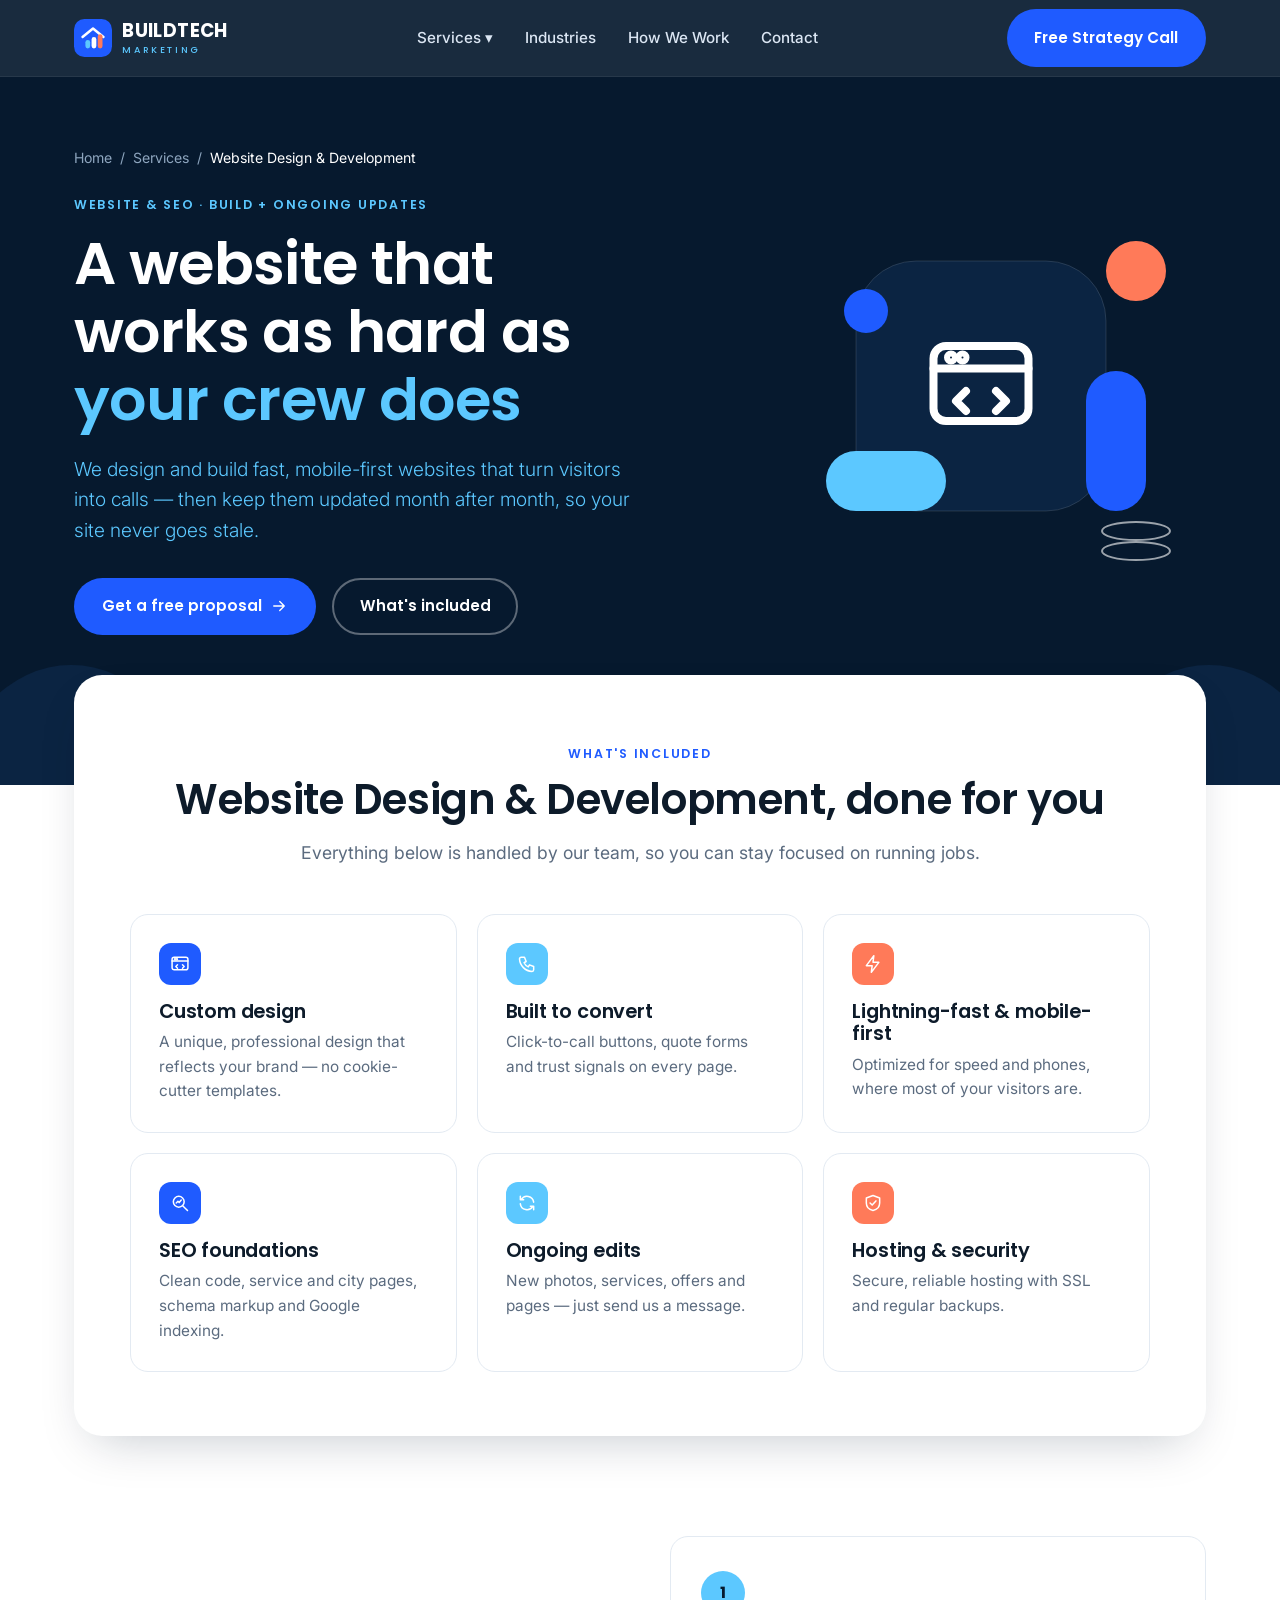
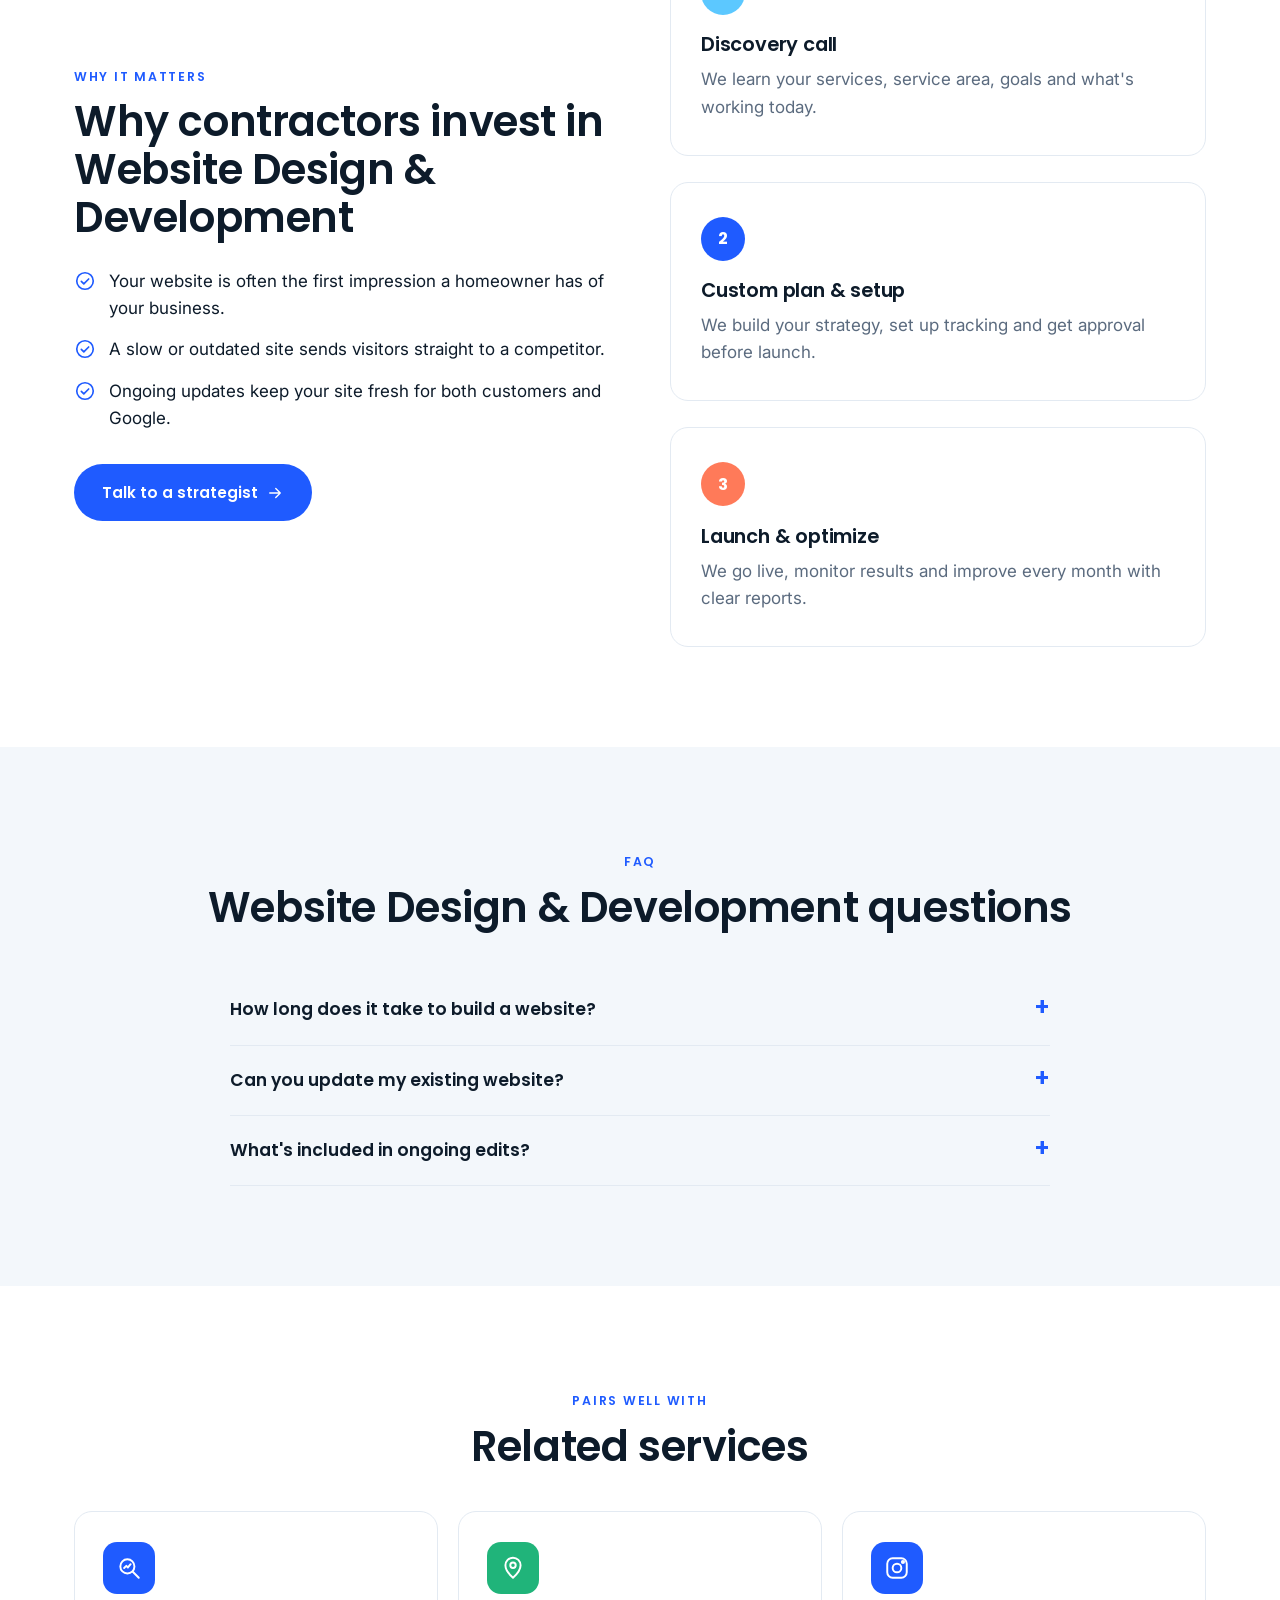
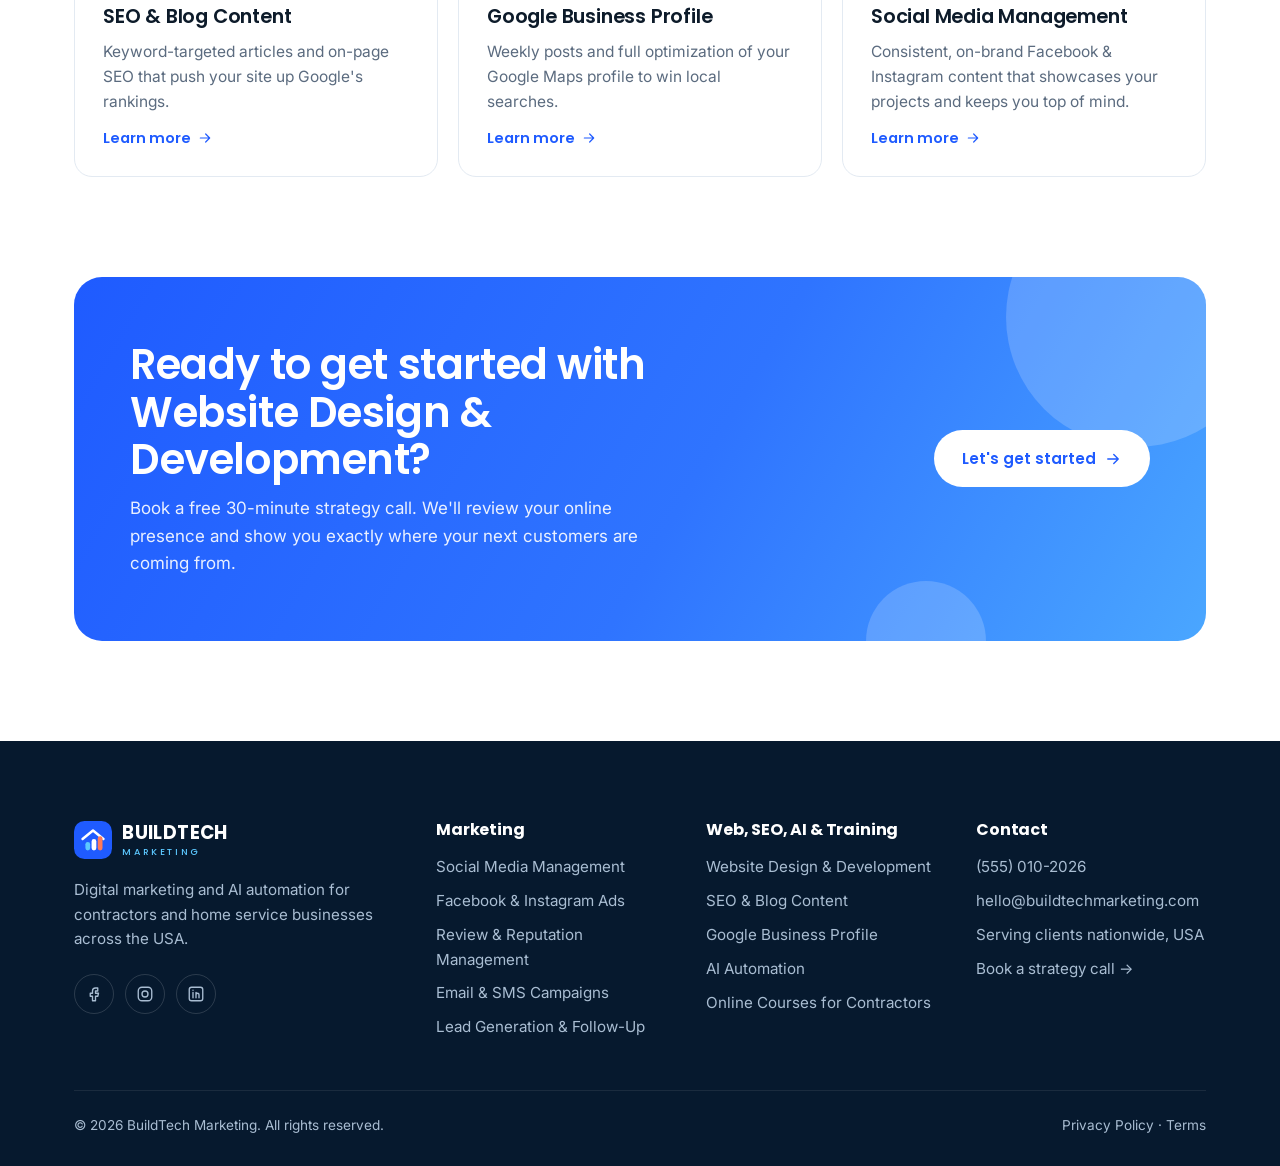
<file: website-design.html>
<!DOCTYPE html>
<html lang="en">
<head>
<meta charset="utf-8">
<!-- Google tag -->
<script async src="https://www.googletagmanager.com/gtm.js?id=GTM-TVT2VMHB"></script>
<script>
  window.dataLayer = window.dataLayer || [];
  function gtag(){dataLayer.push(arguments);}
  gtag('js', new Date());
</script>
<meta name="viewport" content="width=device-width, initial-scale=1">
<title>Website Design for Contractors | Fast, Mobile-First, SEO-Ready | BuildTech Marketing</title>
<meta name="description" content="Custom websites for contractors and home service businesses — fast, mobile-first and built to convert visitors into calls. Includes ongoing edits and updates.">
<link rel="canonical" href="https://buildtechmarketing.com/website-design">
<meta property="og:type" content="website"><meta property="og:site_name" content="BuildTech Marketing">
<meta property="og:title" content="Website Design for Contractors | Fast, Mobile-First, SEO-Ready | BuildTech Marketing"><meta property="og:description" content="Custom websites for contractors and home service businesses — fast, mobile-first and built to convert visitors into calls. Includes ongoing edits and updates."><meta property="og:url" content="https://buildtechmarketing.com/website-design">
<meta name="twitter:card" content="summary_large_image">
<meta name="theme-color" content="#06192e">
<link rel="icon" href="assets/favicon.svg" type="image/svg+xml">
<link rel="preconnect" href="https://fonts.googleapis.com"><link rel="preconnect" href="https://fonts.gstatic.com" crossorigin>
<link href="https://fonts.googleapis.com/css2?family=Inter:wght@300;400;500;600&family=Poppins:wght@500;600;700&display=swap" rel="stylesheet">
<link rel="stylesheet" href="assets/style.css">
<script type="application/ld+json">{"@context": "https://schema.org", "@graph": [{"@type": "Service", "name": "Website Design & Development", "serviceType": "Website Design & Development", "description": "Custom websites for contractors and home service businesses \u2014 fast, mobile-first and built to convert visitors into calls. Includes ongoing edits and updates.", "provider": {"@type": "ProfessionalService", "name": "BuildTech Marketing", "url": "https://buildtechmarketing.com", "telephone": "(555) 010-2026", "email": "hello@buildtechmarketing.com", "areaServed": "United States", "description": "Digital marketing and AI automation agency for contractors and home service businesses."}, "areaServed": "United States", "url": "https://buildtechmarketing.com/website-design"}, {"@type": "FAQPage", "mainEntity": [{"@type": "Question", "name": "How long does it take to build a website?", "acceptedAnswer": {"@type": "Answer", "text": "Most contractor websites launch in 3\u20135 weeks, depending on the number of pages and how quickly content is approved."}}, {"@type": "Question", "name": "Can you update my existing website?", "acceptedAnswer": {"@type": "Answer", "text": "Yes. We can redesign your current site or take over ongoing management and improvements."}}, {"@type": "Question", "name": "What's included in ongoing edits?", "acceptedAnswer": {"@type": "Answer", "text": "Text and photo updates, new service or location pages, seasonal offers and general maintenance throughout the month."}}]}, {"@type": "BreadcrumbList", "itemListElement": [{"@type": "ListItem", "position": 1, "name": "Home", "item": "https://buildtechmarketing.com/"}, {"@type": "ListItem", "position": 2, "name": "Services", "item": "https://buildtechmarketing.com/#services"}, {"@type": "ListItem", "position": 3, "name": "Website Design & Development", "item": "https://buildtechmarketing.com/website-design"}]}]}</script>
</head>
<body>
<header class="site-header">
 <div class="wrap nav">
  <a class="logo" href="index.html" aria-label="BuildTech Marketing home"><svg class="logo-mark" viewBox="0 0 40 40" aria-hidden="true"><rect width="40" height="40" rx="11" fill="#1f5bff"/>
<path d="M9 19 L20 10 L31 19" fill="none" stroke="#fff" stroke-width="2.6" stroke-linecap="round" stroke-linejoin="round"/>
<rect x="12" y="22" width="5" height="9" rx="2.5" fill="#5cc8ff"/><rect x="18.5" y="19" width="5" height="12" rx="2.5" fill="#fff"/><rect x="25" y="16" width="5" height="15" rx="2.5" fill="#ff7a59"/></svg><span class="logo-text">BUILDTECH<small>MARKETING</small></span></a>
  <ul class="menu" id="menu">
   <li class="has-drop"><a href="index.html#services">Services ▾</a><div class="drop"><a href="social-media-management.html"><span class="ic"><svg class="" viewBox="0 0 24 24" fill="none" stroke="currentColor" stroke-width="1.8" stroke-linecap="round" stroke-linejoin="round" aria-hidden="true"><rect x="3" y="3" width="18" height="18" rx="5"/><circle cx="12" cy="12" r="4"/><circle cx="17.5" cy="6.5" r="1"/></svg></span>Social Media Management</a><a href="facebook-instagram-ads.html"><span class="ic"><svg class="" viewBox="0 0 24 24" fill="none" stroke="currentColor" stroke-width="1.8" stroke-linecap="round" stroke-linejoin="round" aria-hidden="true"><path d="M3 11v2a1 1 0 0 0 1 1h2l5 4V6L6 10H4a1 1 0 0 0-1 1z"/><path d="M15.5 8.5a5 5 0 0 1 0 7"/><path d="M18.5 5.5a9 9 0 0 1 0 13"/></svg></span>Facebook & Instagram Ads</a><a href="reputation-management.html"><span class="ic"><svg class="" viewBox="0 0 24 24" fill="none" stroke="currentColor" stroke-width="1.8" stroke-linecap="round" stroke-linejoin="round" aria-hidden="true"><path d="M12 3l2.7 5.6 6.1.9-4.4 4.3 1 6.1L12 17l-5.4 2.9 1-6.1L3.2 9.5l6.1-.9z"/></svg></span>Review & Reputation Management</a><a href="website-design.html"><span class="ic"><svg class="" viewBox="0 0 24 24" fill="none" stroke="currentColor" stroke-width="1.8" stroke-linecap="round" stroke-linejoin="round" aria-hidden="true"><rect x="2.5" y="4" width="19" height="15" rx="2.5"/><path d="M2.5 8.5h19"/><circle cx="6" cy="6.3" r=".6"/><circle cx="8.3" cy="6.3" r=".6"/><path d="M9 13l-2 2 2 2M15 13l2 2-2 2"/></svg></span>Website Design & Development</a><a href="seo-content-marketing.html"><span class="ic"><svg class="" viewBox="0 0 24 24" fill="none" stroke="currentColor" stroke-width="1.8" stroke-linecap="round" stroke-linejoin="round" aria-hidden="true"><circle cx="10.5" cy="10.5" r="6.5"/><path d="M15.5 15.5L21 21"/><path d="M7.5 12l2-2 1.5 1.5 2.5-3"/></svg></span>SEO & Blog Content</a><a href="google-business-profile.html"><span class="ic"><svg class="" viewBox="0 0 24 24" fill="none" stroke="currentColor" stroke-width="1.8" stroke-linecap="round" stroke-linejoin="round" aria-hidden="true"><path d="M12 21s-7-6.2-7-11.5A7 7 0 0 1 19 9.5C19 14.8 12 21 12 21z"/><circle cx="12" cy="9.5" r="2.5"/></svg></span>Google Business Profile</a><a href="email-sms-campaigns.html"><span class="ic"><svg class="" viewBox="0 0 24 24" fill="none" stroke="currentColor" stroke-width="1.8" stroke-linecap="round" stroke-linejoin="round" aria-hidden="true"><rect x="3" y="5" width="18" height="14" rx="2.5"/><path d="M3.5 6.5l8.5 6.5 8.5-6.5"/></svg></span>Email & SMS Campaigns</a><a href="lead-generation.html"><span class="ic"><svg class="" viewBox="0 0 24 24" fill="none" stroke="currentColor" stroke-width="1.8" stroke-linecap="round" stroke-linejoin="round" aria-hidden="true"><path d="M3 4h18l-7 8.5V19l-4 2v-8.5z"/></svg></span>Lead Generation & Follow-Up</a><a href="ai-automation.html"><span class="ic"><svg class="" viewBox="0 0 24 24" fill="none" stroke="currentColor" stroke-width="1.8" stroke-linecap="round" stroke-linejoin="round" aria-hidden="true"><rect x="5" y="7" width="14" height="12" rx="3"/><path d="M12 3v4M9 12h.01M15 12h.01M9.5 15.5h5M2.5 12v3M21.5 12v3"/></svg></span>AI Automation</a><a href="online-courses-for-contractors.html"><span class="ic"><svg class="" viewBox="0 0 24 24" fill="none" stroke="currentColor" stroke-width="1.8" stroke-linecap="round" stroke-linejoin="round" aria-hidden="true"><path d="M2 9l10-5 10 5-10 5z"/><path d="M6 11v5c0 1.5 2.7 3 6 3s6-1.5 6-3v-5"/><path d="M22 9v6"/></svg></span>Online Courses for Contractors</a></div></li>
   <li><a href="index.html#industries">Industries</a></li>
   <li><a href="index.html#process">How We Work</a></li>
   <li><a href="contact.html">Contact</a></li>
  </ul>
  <div class="nav-cta"><a class="btn btn-primary" href="contact.html">Free Strategy Call</a>
   <button class="burger" aria-label="Open menu" aria-controls="menu" aria-expanded="false" onclick="var m=document.getElementById('menu');m.classList.toggle('open');this.setAttribute('aria-expanded',m.classList.contains('open'))"><svg class="" viewBox="0 0 24 24" fill="none" stroke="currentColor" stroke-width="1.8" stroke-linecap="round" stroke-linejoin="round" aria-hidden="true"><path d="M4 7h16M4 12h16M4 17h16"/></svg></button></div>
 </div>
</header>
<main>
<section class="hero svc-hero"><div class="wrap hero-grid">
 <div>
  <nav class="crumbs" aria-label="Breadcrumb"><a href="index.html">Home</a>/<a href="index.html#services">Services</a>/<span style="color:#fff">Website Design & Development</span></nav>
  <span class="eyebrow" style="margin-top:1.6rem">Website & SEO · Build + ongoing updates</span>
  <h1>A website that works as hard as <em>your crew does</em></h1>
  <p class="lead">We design and build fast, mobile-first websites that turn visitors into calls — then keep them updated month after month, so your site never goes stale.</p>
  <div class="actions"><a class="btn btn-primary" href="contact.html">Get a free proposal <svg class="" viewBox="0 0 24 24" fill="none" stroke="currentColor" stroke-width="1.8" stroke-linecap="round" stroke-linejoin="round" aria-hidden="true"><path d="M5 12h14M13 6l6 6-6 6"/></svg></a><a class="btn btn-ghost" href="#included">What's included</a></div>
 </div>
 <svg class="hero-art" viewBox="0 0 420 380" aria-hidden="true">
 <g class="float"><circle cx="350" cy="70" r="30" fill="#ff7a59"/></g>
 <rect x="70" y="60" width="250" height="250" rx="60" fill="#0b2442" stroke="rgba(255,255,255,.12)"/>
 <rect x="40" y="250" width="120" height="60" rx="30" fill="#5cc8ff"/>
 <g class="float d2"><rect x="300" y="170" width="60" height="140" rx="30" fill="#1f5bff"/></g>
 <circle cx="80" cy="110" r="22" fill="#1f5bff"/>
 <g transform="translate(135 125) scale(5)" fill="none" stroke="#fff" stroke-width="1.6" stroke-linecap="round" stroke-linejoin="round"><rect x="2.5" y="4" width="19" height="15" rx="2.5"/><path d="M2.5 8.5h19"/><circle cx="6" cy="6.3" r=".6"/><circle cx="8.3" cy="6.3" r=".6"/><path d="M9 13l-2 2 2 2M15 13l2 2-2 2"/></g>
 <g class="float d3" fill="none" stroke="#fff" stroke-width="2" opacity=".6"><ellipse cx="350" cy="330" rx="34" ry="9"/><ellipse cx="350" cy="350" rx="34" ry="9"/></g>
</svg>
</div><svg class="waves" viewBox="0 0 1440 150" preserveAspectRatio="none" aria-hidden="true">
 <circle cx="80" cy="160" r="130" fill="#0b2442"/><circle cx="380" cy="170" r="110" fill="#0e2a4d"/>
 <circle cx="720" cy="175" r="120" fill="#0b2442"/><circle cx="1050" cy="165" r="125" fill="#0e2a4d"/><circle cx="1360" cy="160" r="130" fill="#0b2442"/>
</svg></section>

<div class="wrap overlap" id="included"><div class="panel">
 <div class="center"><span class="eyebrow dark">What's included</span><h2 style="margin-top:.6rem">Website Design & Development, done for you</h2>
 <p class="sub" style="margin-top:1rem">Everything below is handled by our team, so you can stay focused on running jobs.</p></div>
 <div class="incl"><div class="incl-item reveal"><span class="dot c-blue"><svg class="" viewBox="0 0 24 24" fill="none" stroke="currentColor" stroke-width="1.8" stroke-linecap="round" stroke-linejoin="round" aria-hidden="true"><rect x="2.5" y="4" width="19" height="15" rx="2.5"/><path d="M2.5 8.5h19"/><circle cx="6" cy="6.3" r=".6"/><circle cx="8.3" cy="6.3" r=".6"/><path d="M9 13l-2 2 2 2M15 13l2 2-2 2"/></svg></span><h3>Custom design</h3><p>A unique, professional design that reflects your brand — no cookie-cutter templates.</p></div><div class="incl-item reveal"><span class="dot c-sky"><svg class="" viewBox="0 0 24 24" fill="none" stroke="currentColor" stroke-width="1.8" stroke-linecap="round" stroke-linejoin="round" aria-hidden="true"><path d="M5 4h4l2 5-2.5 1.5a11 11 0 0 0 5 5L15 13l5 2v4a2 2 0 0 1-2 2A16 16 0 0 1 3 6a2 2 0 0 1 2-2z"/></svg></span><h3>Built to convert</h3><p>Click-to-call buttons, quote forms and trust signals on every page.</p></div><div class="incl-item reveal"><span class="dot c-coral"><svg class="" viewBox="0 0 24 24" fill="none" stroke="currentColor" stroke-width="1.8" stroke-linecap="round" stroke-linejoin="round" aria-hidden="true"><path d="M13 2L4 14h7l-1 8 9-12h-7z"/></svg></span><h3>Lightning-fast & mobile-first</h3><p>Optimized for speed and phones, where most of your visitors are.</p></div><div class="incl-item reveal"><span class="dot c-blue"><svg class="" viewBox="0 0 24 24" fill="none" stroke="currentColor" stroke-width="1.8" stroke-linecap="round" stroke-linejoin="round" aria-hidden="true"><circle cx="10.5" cy="10.5" r="6.5"/><path d="M15.5 15.5L21 21"/><path d="M7.5 12l2-2 1.5 1.5 2.5-3"/></svg></span><h3>SEO foundations</h3><p>Clean code, service and city pages, schema markup and Google indexing.</p></div><div class="incl-item reveal"><span class="dot c-sky"><svg class="" viewBox="0 0 24 24" fill="none" stroke="currentColor" stroke-width="1.8" stroke-linecap="round" stroke-linejoin="round" aria-hidden="true"><path d="M20 11a8 8 0 0 0-14.9-3M4 4v4h4M4 13a8 8 0 0 0 14.9 3M20 20v-4h-4"/></svg></span><h3>Ongoing edits</h3><p>New photos, services, offers and pages — just send us a message.</p></div><div class="incl-item reveal"><span class="dot c-coral"><svg class="" viewBox="0 0 24 24" fill="none" stroke="currentColor" stroke-width="1.8" stroke-linecap="round" stroke-linejoin="round" aria-hidden="true"><path d="M12 3l8 3v6c0 5-3.5 8-8 9-4.5-1-8-4-8-9V6z"/><path d="M8.5 12l2.5 2.5 4.5-5"/></svg></span><h3>Hosting & security</h3><p>Secure, reliable hosting with SSL and regular backups.</p></div></div>
</div></div>

<section><div class="wrap split">
 <div class="reveal"><span class="eyebrow dark">Why it matters</span><h2 style="margin-top:.6rem">Why contractors invest in Website Design & Development</h2>
  <ul class="checklist"><li><svg class="" viewBox="0 0 24 24" fill="none" stroke="currentColor" stroke-width="1.8" stroke-linecap="round" stroke-linejoin="round" aria-hidden="true"><circle cx="12" cy="12" r="9"/><path d="M8 12.5l2.7 2.7L16 9.8"/></svg><span>Your website is often the first impression a homeowner has of your business.</span></li><li><svg class="" viewBox="0 0 24 24" fill="none" stroke="currentColor" stroke-width="1.8" stroke-linecap="round" stroke-linejoin="round" aria-hidden="true"><circle cx="12" cy="12" r="9"/><path d="M8 12.5l2.7 2.7L16 9.8"/></svg><span>A slow or outdated site sends visitors straight to a competitor.</span></li><li><svg class="" viewBox="0 0 24 24" fill="none" stroke="currentColor" stroke-width="1.8" stroke-linecap="round" stroke-linejoin="round" aria-hidden="true"><circle cx="12" cy="12" r="9"/><path d="M8 12.5l2.7 2.7L16 9.8"/></svg><span>Ongoing updates keep your site fresh for both customers and Google.</span></li></ul>
  <a class="btn btn-primary" style="margin-top:2rem" href="contact.html">Talk to a strategist <svg class="" viewBox="0 0 24 24" fill="none" stroke="currentColor" stroke-width="1.8" stroke-linecap="round" stroke-linejoin="round" aria-hidden="true"><path d="M5 12h14M13 6l6 6-6 6"/></svg></a></div>
 <div class="steps light reveal" style="grid-template-columns:1fr;margin-top:0">
  <div class="step"><div class="num c-sky" style="color:#06192e;width:44px;height:44px;font-size:1rem">1</div><h3>Discovery call</h3><p>We learn your services, service area, goals and what's working today.</p></div>
  <div class="step"><div class="num c-blue" style="color:#fff;width:44px;height:44px;font-size:1rem">2</div><h3>Custom plan & setup</h3><p>We build your strategy, set up tracking and get approval before launch.</p></div>
  <div class="step"><div class="num c-coral" style="color:#fff;width:44px;height:44px;font-size:1rem">3</div><h3>Launch & optimize</h3><p>We go live, monitor results and improve every month with clear reports.</p></div>
 </div>
</div></section>

<section class="bg-soft"><div class="wrap">
 <div class="center"><span class="eyebrow dark">FAQ</span><h2 style="margin-top:.6rem">Website Design & Development questions</h2></div>
 <div class="faq"><details><summary>How long does it take to build a website?</summary><p>Most contractor websites launch in 3–5 weeks, depending on the number of pages and how quickly content is approved.</p></details><details><summary>Can you update my existing website?</summary><p>Yes. We can redesign your current site or take over ongoing management and improvements.</p></details><details><summary>What's included in ongoing edits?</summary><p>Text and photo updates, new service or location pages, seasonal offers and general maintenance throughout the month.</p></details></div>
</div></section>

<section style="padding-bottom:0"><div class="wrap">
 <div class="center"><span class="eyebrow dark">Pairs well with</span><h2 style="margin-top:.6rem">Related services</h2></div>
 <div class="related"><a class="svc-card reveal" href="seo-content-marketing.html"><span class="ic c-blue"><svg class="" viewBox="0 0 24 24" fill="none" stroke="currentColor" stroke-width="1.8" stroke-linecap="round" stroke-linejoin="round" aria-hidden="true"><circle cx="10.5" cy="10.5" r="6.5"/><path d="M15.5 15.5L21 21"/><path d="M7.5 12l2-2 1.5 1.5 2.5-3"/></svg></span>
<h3>SEO & Blog Content</h3><p>Keyword-targeted articles and on-page SEO that push your site up Google's rankings.</p><span class="more">Learn more <svg class="" viewBox="0 0 24 24" fill="none" stroke="currentColor" stroke-width="1.8" stroke-linecap="round" stroke-linejoin="round" aria-hidden="true"><path d="M5 12h14M13 6l6 6-6 6"/></svg></span></a><a class="svc-card reveal" href="google-business-profile.html"><span class="ic c-mint"><svg class="" viewBox="0 0 24 24" fill="none" stroke="currentColor" stroke-width="1.8" stroke-linecap="round" stroke-linejoin="round" aria-hidden="true"><path d="M12 21s-7-6.2-7-11.5A7 7 0 0 1 19 9.5C19 14.8 12 21 12 21z"/><circle cx="12" cy="9.5" r="2.5"/></svg></span>
<h3>Google Business Profile</h3><p>Weekly posts and full optimization of your Google Maps profile to win local searches.</p><span class="more">Learn more <svg class="" viewBox="0 0 24 24" fill="none" stroke="currentColor" stroke-width="1.8" stroke-linecap="round" stroke-linejoin="round" aria-hidden="true"><path d="M5 12h14M13 6l6 6-6 6"/></svg></span></a><a class="svc-card reveal" href="social-media-management.html"><span class="ic c-blue"><svg class="" viewBox="0 0 24 24" fill="none" stroke="currentColor" stroke-width="1.8" stroke-linecap="round" stroke-linejoin="round" aria-hidden="true"><rect x="3" y="3" width="18" height="18" rx="5"/><circle cx="12" cy="12" r="4"/><circle cx="17.5" cy="6.5" r="1"/></svg></span>
<h3>Social Media Management</h3><p>Consistent, on-brand Facebook & Instagram content that showcases your projects and keeps you top of mind.</p><span class="more">Learn more <svg class="" viewBox="0 0 24 24" fill="none" stroke="currentColor" stroke-width="1.8" stroke-linecap="round" stroke-linejoin="round" aria-hidden="true"><path d="M5 12h14M13 6l6 6-6 6"/></svg></span></a></div>
</div></section>
<section><div class="wrap"><div class="cta-band reveal">
 <span class="blob" style="width:260px;height:260px;right:-60px;top:-90px"></span><span class="blob" style="width:120px;height:120px;right:220px;bottom:-60px"></span>
 <div><h2>Ready to get started with Website Design & Development?</h2><p>Book a free 30-minute strategy call. We'll review your online presence and show you exactly where your next customers are coming from.</p></div>
 <a class="btn" href="contact.html">Let's get started <svg class="" viewBox="0 0 24 24" fill="none" stroke="currentColor" stroke-width="1.8" stroke-linecap="round" stroke-linejoin="round" aria-hidden="true"><path d="M5 12h14M13 6l6 6-6 6"/></svg></a></div></div></section></main>
<footer class="site-footer">
 <div class="wrap">
  <div class="foot-grid">
   <div><a class="logo" href="index.html"><svg class="logo-mark" viewBox="0 0 40 40" aria-hidden="true"><rect width="40" height="40" rx="11" fill="#1f5bff"/>
<path d="M9 19 L20 10 L31 19" fill="none" stroke="#fff" stroke-width="2.6" stroke-linecap="round" stroke-linejoin="round"/>
<rect x="12" y="22" width="5" height="9" rx="2.5" fill="#5cc8ff"/><rect x="18.5" y="19" width="5" height="12" rx="2.5" fill="#fff"/><rect x="25" y="16" width="5" height="15" rx="2.5" fill="#ff7a59"/></svg><span class="logo-text">BUILDTECH<small>MARKETING</small></span></a>
    <p style="margin-top:1.2rem;max-width:300px">Digital marketing and AI automation for contractors and home service businesses across the USA.</p>
    <div class="socials"><a href="#" aria-label="Facebook"><svg class="" viewBox="0 0 24 24" fill="none" stroke="currentColor" stroke-width="1.8" stroke-linecap="round" stroke-linejoin="round" aria-hidden="true"><path d="M14 8h3V4h-3a4 4 0 0 0-4 4v3H7v4h3v6h4v-6h3l1-4h-4V8z"/></svg></a><a href="#" aria-label="Instagram"><svg class="" viewBox="0 0 24 24" fill="none" stroke="currentColor" stroke-width="1.8" stroke-linecap="round" stroke-linejoin="round" aria-hidden="true"><rect x="3" y="3" width="18" height="18" rx="5"/><circle cx="12" cy="12" r="4"/></svg></a><a href="#" aria-label="LinkedIn"><svg class="" viewBox="0 0 24 24" fill="none" stroke="currentColor" stroke-width="1.8" stroke-linecap="round" stroke-linejoin="round" aria-hidden="true"><rect x="3" y="3" width="18" height="18" rx="3"/><path d="M8 10v7M8 7v.01M12 17v-4a2 2 0 0 1 4 0v4M12 10v7"/></svg></a></div></div>
   <div><h4>Marketing</h4><ul><li><a href="social-media-management.html">Social Media Management</a></li><li><a href="facebook-instagram-ads.html">Facebook & Instagram Ads</a></li><li><a href="reputation-management.html">Review & Reputation Management</a></li><li><a href="email-sms-campaigns.html">Email & SMS Campaigns</a></li><li><a href="lead-generation.html">Lead Generation & Follow-Up</a></li></ul></div>
   <div><h4>Web, SEO, AI &amp; Training</h4><ul><li><a href="website-design.html">Website Design & Development</a></li><li><a href="seo-content-marketing.html">SEO & Blog Content</a></li><li><a href="google-business-profile.html">Google Business Profile</a></li><li><a href="ai-automation.html">AI Automation</a></li><li><a href="online-courses-for-contractors.html">Online Courses for Contractors</a></li></ul></div>
   <div><h4>Contact</h4><ul><li>(555) 010-2026</li><li>hello@buildtechmarketing.com</li><li>Serving clients nationwide, USA</li><li><a href="contact.html">Book a strategy call →</a></li></ul></div>
  </div>
  <div class="foot-bottom"><span>© 2026 BuildTech Marketing. All rights reserved.</span><span><a href="#">Privacy Policy</a> · <a href="#">Terms</a></span></div>
 </div>
</footer>
<script>
(function(){var els=document.querySelectorAll('.reveal');if(!('IntersectionObserver' in window)){els.forEach(function(e){e.classList.add('in')});return}
var io=new IntersectionObserver(function(en){en.forEach(function(e){if(e.isIntersecting){e.target.classList.add('in');io.unobserve(e.target)}})},{threshold:.12});els.forEach(function(e){io.observe(e)})})();
</script>
</body></html>
</file>
<file: assets/style.css>
/* BuildTech Marketing — global styles */
:root{
  --navy:#06192e; --navy-2:#0b2442; --ink:#0d1b2a; --muted:#5b6b7f;
  --blue:#1f5bff; --blue-d:#1648d6; --sky:#5cc8ff; --coral:#ff7a59; --mint:#3ddc97;
  --bg:#f3f7fb; --line:#e3eaf2; --white:#fff;
  --r-lg:28px; --r-md:18px; --r-sm:12px;
  --shadow:0 20px 50px -20px rgba(6,25,46,.25);
  --max:1180px;
}
*{box-sizing:border-box;margin:0;padding:0}
html{scroll-behavior:smooth}
body{font-family:'Inter',system-ui,-apple-system,Segoe UI,Roboto,sans-serif;color:var(--ink);background:var(--white);line-height:1.6;font-size:17px;-webkit-font-smoothing:antialiased}
h1,h2,h3,h4{font-family:'Poppins',sans-serif;line-height:1.15;letter-spacing:-.01em;color:inherit}
h1{font-size:clamp(2.3rem,5vw,3.7rem);font-weight:600}
h2{font-size:clamp(1.8rem,3.4vw,2.6rem);font-weight:600}
h3{font-size:1.22rem;font-weight:600}
a{color:inherit;text-decoration:none}
img,svg{display:block;max-width:100%}
.wrap{max-width:var(--max);margin:0 auto;padding:0 24px}
.eyebrow{display:inline-block;font-family:'Poppins';font-weight:600;font-size:.78rem;letter-spacing:.14em;text-transform:uppercase;color:var(--sky)}
.eyebrow.dark{color:var(--blue)}
.lead{font-size:1.2rem;color:var(--sky);font-weight:300;max-width:560px}
.sub{color:var(--muted);font-size:1.1rem;max-width:680px}
.center{text-align:center}.center .sub{margin-left:auto;margin-right:auto}

/* Buttons */
.btn{display:inline-flex;align-items:center;gap:.55rem;font-family:'Poppins';font-weight:600;font-size:.95rem;padding:.9rem 1.6rem;border-radius:999px;transition:.2s;border:2px solid transparent;cursor:pointer}
.btn-primary{background:var(--blue);color:#fff}
.btn-primary:hover{background:var(--blue-d);transform:translateY(-2px)}
.btn-ghost{border-color:rgba(255,255,255,.35);color:#fff}
.btn-ghost:hover{border-color:#fff}
.btn-coral{background:var(--coral);color:#fff}
.btn-coral:hover{filter:brightness(.95);transform:translateY(-2px)}
.btn svg{width:18px;height:18px}

/* Header */
.site-header{position:sticky;top:0;z-index:50;background:rgba(6,25,46,.92);backdrop-filter:blur(10px);border-bottom:1px solid rgba(255,255,255,.06)}
.nav{display:flex;align-items:center;justify-content:space-between;height:76px}
.logo{display:flex;align-items:center;gap:.65rem;color:#fff}
.logo-mark{width:38px;height:38px}
.logo-text{font-family:'Poppins';font-weight:700;font-size:1.15rem;letter-spacing:.02em;line-height:1}
.logo-text small{display:block;font-weight:500;font-size:.58rem;letter-spacing:.28em;color:var(--sky);margin-top:4px}
.menu{display:flex;align-items:center;gap:2rem;list-style:none}
.menu > li > a{color:#dbe6f3;font-weight:500;font-size:.95rem}
.menu > li > a:hover{color:#fff}
.has-drop{position:relative}
.drop{position:absolute;top:calc(100% + 18px);left:50%;transform:translateX(-50%) translateY(8px);background:#fff;border-radius:var(--r-md);box-shadow:var(--shadow);padding:14px;width:560px;display:grid;grid-template-columns:1fr 1fr;gap:4px;opacity:0;visibility:hidden;transition:.2s}
.has-drop:hover .drop,.has-drop:focus-within .drop{opacity:1;visibility:visible;transform:translateX(-50%) translateY(0)}
.drop a{display:flex;gap:.7rem;align-items:center;padding:.65rem .75rem;border-radius:10px;font-size:.92rem;font-weight:500;color:var(--ink)}
.drop a:hover{background:var(--bg)}
.drop .ic{width:34px;height:34px;flex:none;border-radius:10px;background:var(--bg);display:grid;place-items:center;color:var(--blue)}
.drop .ic svg{width:18px;height:18px}
.nav-cta{display:flex;align-items:center;gap:1rem}
.burger{display:none;background:none;border:0;color:#fff;cursor:pointer}
.burger svg{width:28px;height:28px}

/* Hero */
.hero{background:var(--navy);color:#fff;position:relative;overflow:hidden;padding:80px 0 170px}
.hero-grid{display:grid;grid-template-columns:1.05fr .95fr;gap:40px;align-items:center}
.hero h1{margin:.8rem 0 1.2rem}
.hero h1 em{font-style:normal;color:var(--sky)}
.hero .actions{display:flex;gap:1rem;flex-wrap:wrap;margin-top:2rem}
.hero-art{width:100%;max-width:500px;margin-left:auto}
.trust-row{display:flex;gap:1.8rem;flex-wrap:wrap;margin-top:2.4rem;color:#9fb3c8;font-size:.9rem}
.trust-row span{display:flex;align-items:center;gap:.45rem}
.trust-row svg{width:18px;height:18px;color:var(--mint)}
.waves{position:absolute;left:0;right:0;bottom:0;height:150px;pointer-events:none}

/* Overlap card section */
.overlap{position:relative;margin-top:-110px;z-index:2}
.panel{background:#fff;border-radius:var(--r-lg);box-shadow:var(--shadow);padding:64px 56px}

/* Services grid */
.services-grid{display:grid;grid-template-columns:repeat(3,1fr);gap:22px;margin-top:48px}
.svc-card{position:relative;border:1px solid var(--line);border-radius:var(--r-md);padding:30px 28px 26px;display:flex;flex-direction:column;gap:.75rem;transition:.25s;background:#fff}
.svc-card:hover{border-color:var(--sky);transform:translateY(-4px);box-shadow:0 18px 40px -22px rgba(31,91,255,.45)}
.svc-card .ic{width:52px;height:52px;border-radius:14px;display:grid;place-items:center;color:#fff}
.svc-card .ic svg{width:26px;height:26px}
.svc-card p{color:var(--muted);font-size:.97rem;flex:1}
.svc-card .more{font-family:'Poppins';font-weight:600;font-size:.9rem;color:var(--blue);display:flex;align-items:center;gap:.35rem}
.svc-card .more svg{width:16px;height:16px;transition:.2s}
.svc-card:hover .more svg{transform:translateX(4px)}
.tag{position:absolute;top:18px;right:18px;font-size:.7rem;font-weight:700;letter-spacing:.08em;background:var(--coral);color:#fff;padding:.25rem .6rem;border-radius:999px;font-family:'Poppins'}
.pkg-label{display:flex;align-items:center;gap:.8rem;margin:46px 0 -26px;font-family:'Poppins';font-weight:600;color:var(--muted);font-size:.85rem;letter-spacing:.1em;text-transform:uppercase}
.pkg-label::after{content:"";flex:1;height:1px;background:var(--line)}
.c-blue{background:var(--blue)}.c-sky{background:var(--sky)}.c-coral{background:var(--coral)}.c-navy{background:var(--navy-2)}.c-mint{background:#20b47a}

/* Sections */
section{padding:100px 0}
.bg-soft{background:var(--bg)}
.bg-navy{background:var(--navy);color:#fff}
.bg-navy .sub{color:#a9bdd2}

/* Industries */
.chips{display:flex;flex-wrap:wrap;gap:12px;justify-content:center;margin-top:40px}
.chip{display:flex;align-items:center;gap:.55rem;padding:.8rem 1.3rem;border-radius:999px;background:#fff;border:1px solid var(--line);font-weight:500}
.chip i{width:10px;height:10px;border-radius:50%;display:block}

/* Process */
.steps{display:grid;grid-template-columns:repeat(3,1fr);gap:26px;margin-top:50px}
.step{background:rgba(255,255,255,.04);border:1px solid rgba(255,255,255,.08);border-radius:var(--r-md);padding:34px 30px}
.step .num{width:56px;height:56px;border-radius:50%;display:grid;place-items:center;font-family:'Poppins';font-weight:700;font-size:1.2rem;margin-bottom:1.2rem}
.step p{color:#a9bdd2;margin-top:.6rem}
.steps.light .step{background:#fff;border-color:var(--line)}
.steps.light .step p{color:var(--muted)}
.steps.four{grid-template-columns:repeat(4,1fr)}

/* Split feature */
.split{display:grid;grid-template-columns:1fr 1fr;gap:60px;align-items:center}
.checklist{list-style:none;margin-top:1.6rem;display:grid;gap:.9rem}
.checklist li{display:flex;gap:.8rem;align-items:flex-start}
.checklist svg{width:22px;height:22px;flex:none;color:var(--blue);margin-top:2px}
.stat-cards{display:grid;grid-template-columns:1fr 1fr;gap:18px}
.stat{border-radius:var(--r-md);padding:30px;color:#fff}
.stat b{display:block;font-family:'Poppins';font-size:2.3rem;font-weight:700;line-height:1}
.stat span{display:block;margin-top:.5rem;font-size:.95rem;opacity:.9}

/* Included grid (service pages) */
.incl{display:grid;grid-template-columns:repeat(3,1fr);gap:20px;margin-top:46px}
.incl-item{background:#fff;border:1px solid var(--line);border-radius:var(--r-md);padding:28px}
.incl-item .dot{width:42px;height:42px;border-radius:12px;display:grid;place-items:center;margin-bottom:1rem;color:#fff}
.incl-item .dot svg{width:20px;height:20px}
.incl-item p{color:var(--muted);font-size:.96rem;margin-top:.45rem}

/* Service hero */
.svc-hero{padding:70px 0 150px}
.crumbs{font-size:.88rem;color:#8ea6bf;display:flex;gap:.5rem;flex-wrap:wrap}
.crumbs a:hover{color:#fff}
.svc-hero .hero-art{max-width:420px}

/* FAQ */
.faq{max-width:820px;margin:44px auto 0}
.faq details{border-bottom:1px solid var(--line);padding:1.3rem 0}
.faq summary{cursor:pointer;list-style:none;font-family:'Poppins';font-weight:600;font-size:1.08rem;display:flex;justify-content:space-between;gap:1rem}
.faq summary::-webkit-details-marker{display:none}
.faq summary::after{content:"+";font-size:1.5rem;line-height:1;color:var(--blue);transition:.2s}
.faq details[open] summary::after{transform:rotate(45deg)}
.faq details p{color:var(--muted);margin-top:.8rem}

/* Related */
.related{display:grid;grid-template-columns:repeat(3,1fr);gap:20px;margin-top:40px}

/* CTA band */
.cta-band{background:linear-gradient(120deg,var(--blue) 0%,#2f74ff 55%,var(--sky) 130%);color:#fff;border-radius:var(--r-lg);padding:64px 56px;display:flex;align-items:center;justify-content:space-between;gap:30px;position:relative;overflow:hidden}
.cta-band h2{max-width:620px}
.cta-band p{opacity:.9;margin-top:.7rem;max-width:560px}
.cta-band .btn{background:#fff;color:var(--blue);flex:none}
.cta-band .btn:hover{transform:translateY(-2px)}
.cta-band .blob{position:absolute;border-radius:999px;opacity:.18;background:#fff}

/* Contact */
.contact-grid{display:grid;grid-template-columns:.9fr 1.1fr;gap:50px}
.form{display:grid;gap:16px}
.form .row{display:grid;grid-template-columns:1fr 1fr;gap:16px}
.form label{font-size:.88rem;font-weight:600;display:block;margin-bottom:6px}
.form input,.form select,.form textarea{width:100%;padding:.9rem 1rem;border:1px solid var(--line);border-radius:var(--r-sm);font:inherit;font-size:.98rem;background:#fff;transition:.2s}
.form input:focus,.form select:focus,.form textarea:focus{outline:none;border-color:var(--blue);box-shadow:0 0 0 4px rgba(31,91,255,.12)}
.form textarea{min-height:130px;resize:vertical}
.checks{display:grid;grid-template-columns:1fr 1fr;gap:8px}
.checks label{font-weight:500;display:flex;gap:.5rem;align-items:center;font-size:.92rem;margin:0}
.checks input{width:auto}
.form-note{display:none;background:#e9fbf3;border:1px solid #b6efd6;color:#11734c;padding:1rem;border-radius:var(--r-sm)}
.info-card{background:var(--navy);color:#fff;border-radius:var(--r-lg);padding:44px}
.info-card ul{list-style:none;display:grid;gap:1.2rem;margin-top:1.8rem}
.info-card li{display:flex;gap:.9rem}
.info-card li svg{width:22px;height:22px;color:var(--sky);flex:none;margin-top:3px}
.info-card small{display:block;color:#8ea6bf}

/* Footer */
.site-footer{background:var(--navy);color:#a9bdd2;padding:80px 0 30px;font-size:.95rem}
.foot-grid{display:grid;grid-template-columns:1.4fr 1fr 1fr 1fr;gap:40px}
.site-footer h4{color:#fff;font-size:1rem;margin-bottom:1rem}
.site-footer ul{list-style:none;display:grid;gap:.6rem}
.site-footer a:hover{color:#fff}
.foot-bottom{border-top:1px solid rgba(255,255,255,.08);margin-top:50px;padding-top:24px;display:flex;justify-content:space-between;flex-wrap:wrap;gap:1rem;font-size:.85rem}
.socials{display:flex;gap:.7rem;margin-top:1.4rem}
.socials a{width:40px;height:40px;border-radius:50%;border:1px solid rgba(255,255,255,.15);display:grid;place-items:center}
.socials a:hover{background:var(--blue);border-color:var(--blue)}
.socials svg{width:18px;height:18px}

/* Reveal animation */
.reveal{opacity:0;transform:translateY(24px);transition:opacity .7s ease,transform .7s ease}
.reveal.in{opacity:1;transform:none}
@keyframes floaty{0%,100%{transform:translateY(0)}50%{transform:translateY(-10px)}}
.float{animation:floaty 6s ease-in-out infinite}
.float.d2{animation-delay:-2s}.float.d3{animation-delay:-4s}
@media (prefers-reduced-motion:reduce){.reveal{opacity:1;transform:none}.float{animation:none}}

/* Responsive */
@media (max-width:1000px){
  .services-grid,.incl,.related{grid-template-columns:1fr 1fr}
  .steps,.steps.four{grid-template-columns:1fr 1fr}
  .foot-grid{grid-template-columns:1fr 1fr}
}
@media (max-width:860px){
  .menu,.nav-cta .btn{display:none}
  .burger{display:block}
  .menu.open{display:flex;flex-direction:column;align-items:flex-start;gap:0;position:absolute;top:76px;left:0;right:0;background:var(--navy);padding:10px 24px 24px;border-bottom:1px solid rgba(255,255,255,.08)}
  .menu.open > li{width:100%;padding:.8rem 0;border-bottom:1px solid rgba(255,255,255,.06)}
  .menu.open .drop{position:static;opacity:1;visibility:visible;transform:none;width:100%;grid-template-columns:1fr;background:transparent;box-shadow:none;padding:.5rem 0 0}
  .menu.open .drop a{color:#cfdbe8;padding:.5rem 0}
  .menu.open .drop .ic{background:rgba(255,255,255,.06);color:var(--sky)}
  .hero-grid,.split,.contact-grid{grid-template-columns:1fr}
  .hero-art{margin:20px auto 0;max-width:380px}
  .panel{padding:44px 24px}
  .cta-band{flex-direction:column;align-items:flex-start;padding:44px 28px}
}
@media (max-width:620px){
  body{font-size:16px}
  section{padding:70px 0}
  .services-grid,.incl,.related,.steps,.steps.four,.stat-cards,.form .row,.checks{grid-template-columns:1fr}
  .foot-grid{grid-template-columns:1fr}
}
.svc-card .pkg{font-size:.72rem;font-weight:600;letter-spacing:.1em;text-transform:uppercase;color:var(--muted);margin-bottom:-.4rem}
.contact-grid>*,.split>*,.hero-grid>*{min-width:0}
.info-card b{overflow-wrap:anywhere}
@media (max-width:620px){.info-card{padding:30px 22px}.panel{padding:36px 18px}}
/* Courses */
.courses{display:grid;grid-template-columns:repeat(3,1fr);gap:22px;margin-top:46px}
.course{border:1px solid var(--line);border-radius:var(--r-md);padding:30px 28px;display:flex;flex-direction:column}
.course .dot{width:48px;height:48px;border-radius:14px;display:grid;place-items:center;color:#fff;margin-bottom:1rem}
.course .dot svg{width:24px;height:24px}
.course .what{color:var(--muted);margin-top:.5rem}
.course .checklist{margin-top:1.2rem;gap:.6rem;font-size:.96rem;flex:1}
.course .checklist svg{width:20px;height:20px}
.course .why{margin-top:1.4rem;background:var(--bg);border-radius:var(--r-sm);padding:1rem;font-size:.93rem;color:var(--ink)}
@media (max-width:1000px){.courses{grid-template-columns:1fr}}
@media (min-width:1001px){.services-grid>.svc-card:last-child:nth-child(3n+1){grid-column:1/-1}}
</file>
